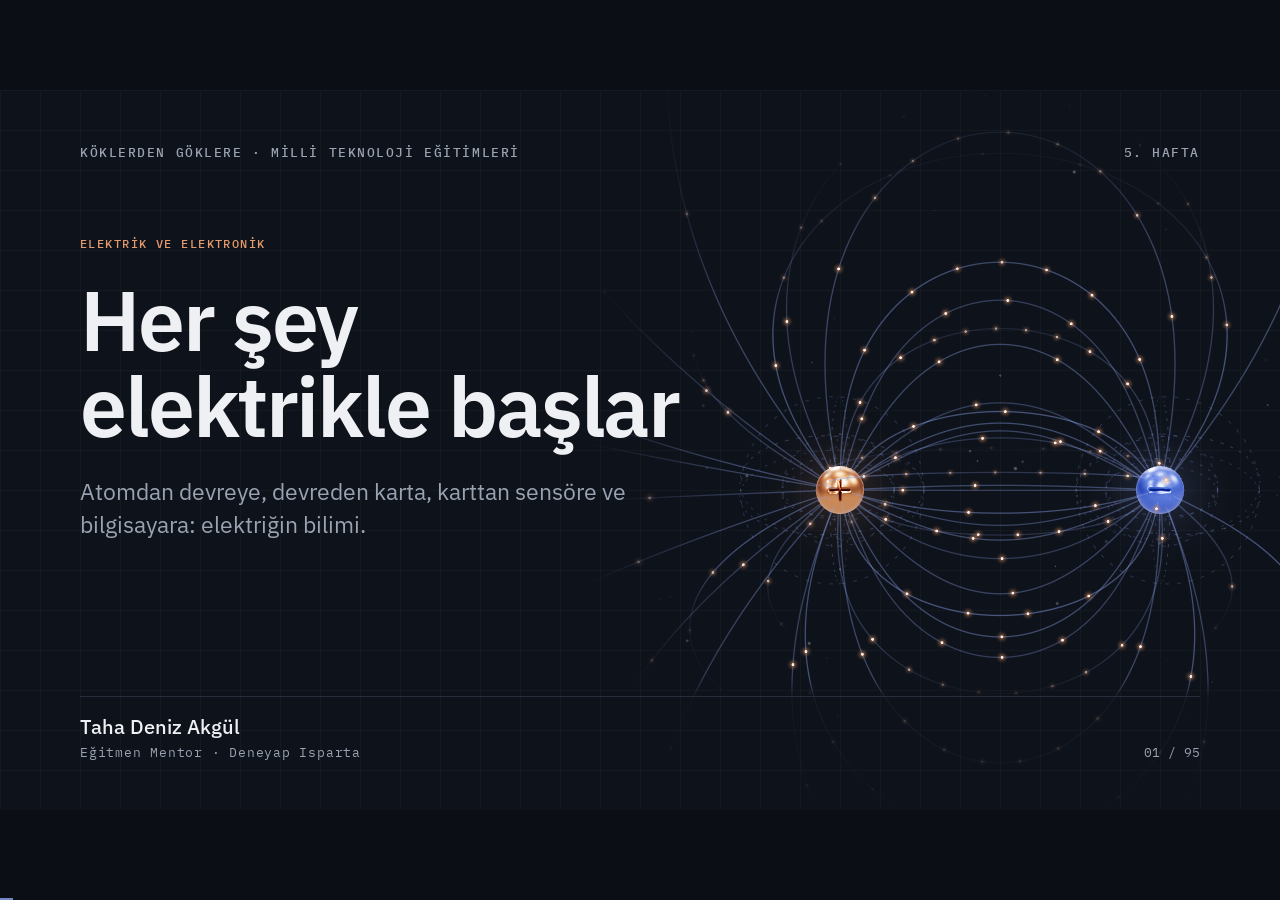
<file: index.html>
﻿<!doctype html>
<html lang="tr">
<head>
<meta charset="utf-8">
<meta name="viewport" content="width=device-width, initial-scale=1">
<title>Köklerden Göklere</title>
<meta http-equiv="refresh" content="0; url=Koklerden_Goklere_Sunum.html">
<script>location.replace('Koklerden_Goklere_Sunum.html' + location.search + location.hash);</script>
</head>
<body>
<p><a href="Koklerden_Goklere_Sunum.html">Sunuma git</a> · <a href="Elektronik_ve_Bilgisayar_Simulasyonu.html">Simülasyon</a></p>
</body>
</html>
</file>
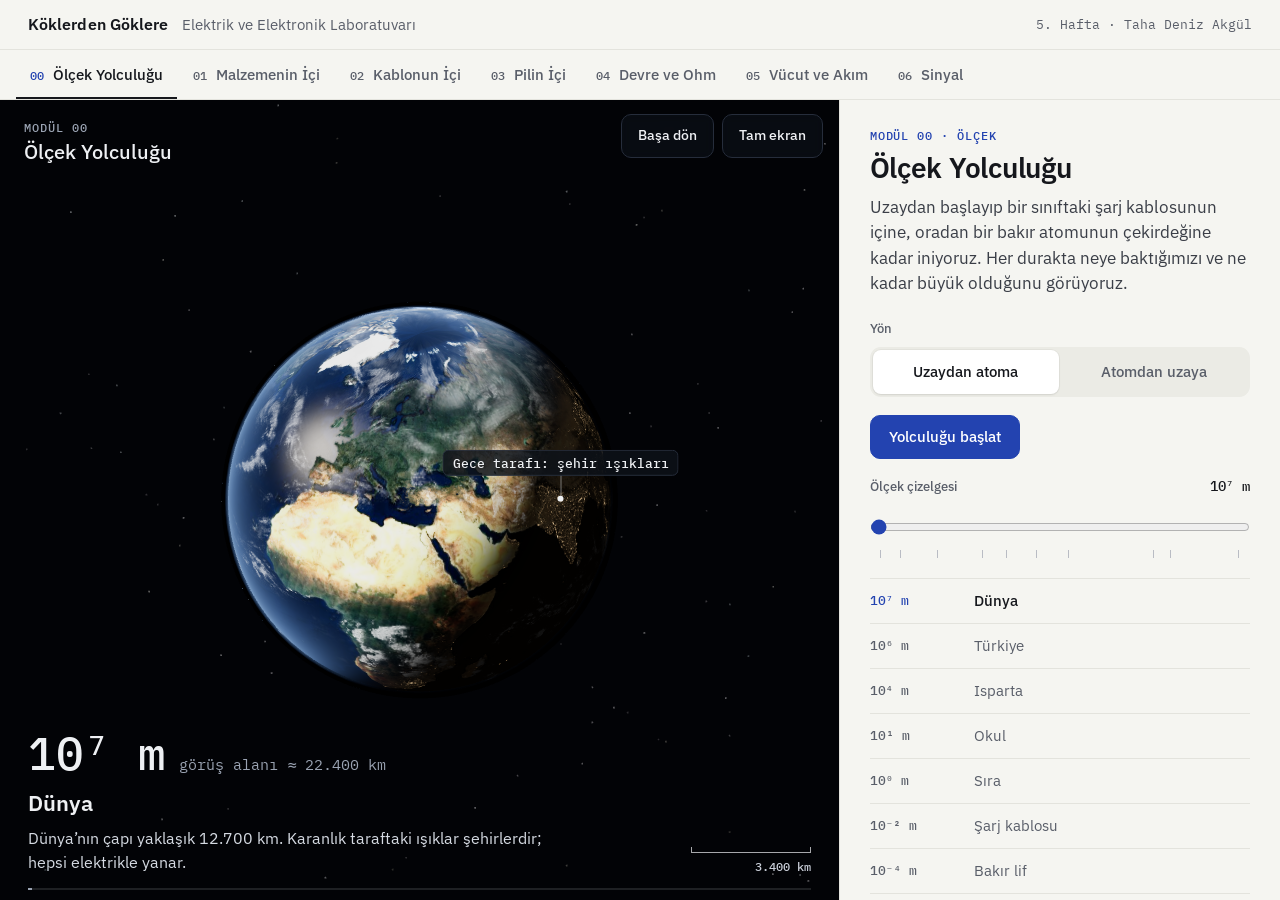
<file: Elektronik_ve_Bilgisayar_Simulasyonu.html>
<!DOCTYPE html>
<html lang="tr">
<head>
<meta charset="UTF-8">
<meta name="viewport" content="width=device-width, initial-scale=1">
<title>Elektrik ve Elektronik Laboratuvarı · Köklerden Göklere</title>
<meta name="description" content="Köklerden Göklere 5. hafta: elektrik ve elektronik için etkileşimli üç boyutlu simülasyonlar.">
<link rel="stylesheet" href="lib/fonts.css">
<style>
:root{
  --paper:#F5F5F1;--surface:#FFFFFF;--line:#E3E3DD;--ink:#15171C;--muted:#595E69;
  --blue:#2343B0;--copper:#A64B22;--copper-fill:#C8693A;
  --night:#0E121A;--night-2:#161B26;--night-line:#262D3B;--on-night:#EEF0F3;--on-night-muted:#9AA3B2;
  --blue-light:#8EA6F2;--copper-light:#E39A6C;
  --sans:"IBM Plex Sans","Segoe UI",system-ui,-apple-system,sans-serif;
  --mono:"IBM Plex Mono",Consolas,"SFMono-Regular",Menlo,monospace;
}
*{box-sizing:border-box}
html,body{margin:0;height:100%}
body{background:var(--paper);color:var(--ink);font:400 16px/1.55 var(--sans);display:flex;flex-direction:column;-webkit-font-smoothing:antialiased;text-rendering:optimizeLegibility}
button,input{font:inherit;color:inherit}
button{cursor:pointer}
[hidden]{display:none !important}
:focus-visible{outline:2px solid var(--blue);outline-offset:2px}

.top{display:flex;align-items:center;justify-content:space-between;gap:16px;padding:12px 28px;border-bottom:1px solid var(--line)}
.brand{display:flex;align-items:baseline;gap:14px;flex-wrap:wrap}
.brand strong{font-weight:600;font-size:16px;letter-spacing:.005em}
.brand span{color:var(--muted);font-size:15px}
.who{font:400 13px var(--mono);color:var(--muted);white-space:nowrap}

.tabs{display:flex;gap:2px;padding:0 16px;border-bottom:1px solid var(--line);overflow-x:auto;scrollbar-width:none}
.tabs::-webkit-scrollbar{display:none}
.tab{display:flex;align-items:baseline;gap:8px;min-height:48px;padding:13px 14px 11px;border:0;border-bottom:2px solid transparent;background:none;color:var(--muted);font-weight:500;font-size:15px;white-space:nowrap}
.tab .n{font:500 12px var(--mono);letter-spacing:.04em}
.tab:hover{color:var(--ink)}
.tab[aria-selected="true"]{color:var(--ink);border-bottom-color:var(--ink)}
.tab[aria-selected="true"] .n{color:var(--blue)}
.tab:focus-visible{outline-offset:-2px}

.lab{flex:1;min-height:0;display:grid;grid-template-columns:minmax(0,1.9fr) minmax(360px,1fr)}
.stage{position:relative;min-height:480px;overflow:hidden;color:var(--on-night);background:radial-gradient(120% 90% at 50% 38%,#182030 0%,#0E121A 62%)}
.stage>canvas{position:absolute;inset:0;width:100%;height:100%;display:block}
#c2d{display:none}
.stage.two-d #c2d{display:block}
.stage.two-d #gl{visibility:hidden}
.stage-head{position:absolute;left:24px;top:20px;pointer-events:none;max-width:55%}
.stage-head .k{font:500 12px var(--mono);letter-spacing:.08em;color:var(--on-night-muted);text-transform:uppercase}
.stage-head .t{font-weight:500;font-size:20px;margin-top:4px;line-height:1.25}
.stage-tools{position:absolute;right:16px;top:14px;display:flex;gap:8px}
.ghost{min-height:44px;padding:0 16px;border:1px solid var(--night-line);background:rgba(14,18,26,.62);color:var(--on-night);border-radius:10px;font-size:14px;font-weight:500;-webkit-backdrop-filter:blur(6px);backdrop-filter:blur(6px)}
.ghost:hover{border-color:#3a4356}
.stage-note{position:absolute;left:24px;bottom:18px;margin:0;font:400 12px/1.5 var(--mono);color:var(--on-night-muted);max-width:58%;pointer-events:none}
.stage-hint{position:absolute;right:20px;bottom:18px;margin:0;font:400 12px var(--mono);color:#6f7889;pointer-events:none}
.stage>canvas.inset{inset:auto;right:20px;bottom:48px;width:300px;height:132px;border:1px solid var(--night-line);border-radius:10px;background:rgba(14,18,26,.8);pointer-events:none}
.eqn{position:absolute;left:50%;top:22px;transform:translateX(-50%);font:500 21px var(--mono);color:var(--on-night);background:rgba(14,18,26,.72);border:1px solid var(--night-line);border-radius:10px;padding:10px 16px;white-space:nowrap;pointer-events:none}
.fail{position:absolute;inset:0;display:grid;place-items:center;padding:40px;text-align:center;color:var(--on-night-muted);font-size:15px;background:var(--night)}
.fail p{max-width:520px}

#labels{position:absolute;inset:0;pointer-events:none;overflow:hidden}
.lbl{position:absolute;left:0;top:0;will-change:transform;transition:opacity .3s}
.lbl::before{content:"";position:absolute;left:-3px;top:-3px;width:6px;height:6px;border-radius:50%;background:var(--on-night)}
.lbl::after{content:"";position:absolute;left:0;top:-23px;width:1px;height:20px;background:rgba(238,240,243,.45)}
.lbl span{position:absolute;bottom:23px;left:0;transform:translateX(-50%);white-space:nowrap;font:500 12.5px var(--mono);color:var(--on-night);background:rgba(14,18,26,.84);border:1px solid var(--night-line);padding:4px 9px;border-radius:6px}
.lbl.flat::before,.lbl.flat::after{display:none}
.lbl.flat span{bottom:auto;top:0;transform:translate(-50%,-50%)}

.journey{position:absolute;left:28px;bottom:26px;max-width:min(560px,62%);pointer-events:none}
.jscale{font:500 46px/1 var(--mono);letter-spacing:-.01em;color:var(--on-night)}
.jscale small{font:400 15px var(--mono);color:var(--on-night-muted);margin-left:14px;letter-spacing:0}
.jname{font-weight:600;font-size:22px;margin:10px 0 6px}
.jtext{margin:0;font-size:15.5px;line-height:1.55;color:#D5DAE2;transition:opacity .35s}
.jtag{display:inline-block;font:500 11.5px var(--mono);letter-spacing:.06em;text-transform:uppercase;color:var(--copper-light);border:1px solid rgba(227,154,108,.45);border-radius:6px;padding:3px 8px;margin-bottom:10px}
.jbar{position:absolute;left:28px;right:28px;bottom:10px;height:2px;background:rgba(238,240,243,.12);pointer-events:none}
.jbar i{position:absolute;left:0;top:0;bottom:0;background:var(--on-night-muted);width:0}

.panel{overflow-y:auto;border-left:1px solid var(--line);background:var(--paper)}
.mp{padding:28px 30px 48px;max-width:580px}
.kicker{font:500 12px var(--mono);letter-spacing:.08em;text-transform:uppercase;color:var(--blue);margin:0 0 8px}
.mp h2{font-size:28px;line-height:1.2;font-weight:600;margin:0 0 10px;letter-spacing:-.01em}
.lead{color:#3a3e47;font-size:16.5px;margin:0 0 22px}
.group{margin:0 0 18px}
.glabel{display:flex;justify-content:space-between;align-items:baseline;font-size:13px;font-weight:500;color:var(--muted);margin-bottom:8px}
.glabel output{font:500 14px var(--mono);color:var(--ink)}
.seg{display:flex;gap:2px;padding:3px;background:#EBEBE5;border-radius:11px}
.seg button{flex:1;min-height:44px;border:0;border-radius:8px;background:none;color:var(--muted);font-weight:500;font-size:14.5px;padding:0 10px;line-height:1.2}
.seg button:hover{color:var(--ink)}
.seg button[aria-pressed="true"]{background:var(--surface);color:var(--ink);box-shadow:0 1px 2px rgba(21,23,28,.08),0 0 0 1px var(--line)}
.btn{min-height:44px;padding:0 18px;border:1px solid var(--line);border-radius:10px;background:var(--surface);font-weight:500;font-size:15px}
.btn:hover{border-color:#cfcfc7}
.btn.on{background:var(--ink);border-color:var(--ink);color:#fff}
.btn.primary{background:var(--blue);border-color:var(--blue);color:#fff}
.btn.primary:hover{background:#1c3896}
.btn-row{display:flex;gap:8px;flex-wrap:wrap}
input[type=range]{width:100%;height:44px;accent-color:var(--blue);margin:0}
.readouts{display:grid;grid-template-columns:repeat(3,minmax(0,1fr));border-top:1px solid var(--line);border-bottom:1px solid var(--line);margin:22px 0;padding:0}
.readouts>div{padding:14px 10px 14px 0;min-width:0}
.readouts>div+div{padding-left:14px;border-left:1px solid var(--line)}
.readouts dt{font-size:12.5px;color:var(--muted);margin-bottom:4px}
.readouts dd{margin:0;font:500 19px var(--mono);font-variant-numeric:tabular-nums;overflow-wrap:anywhere}
.readouts dd.txt{font:500 16px var(--sans)}
.status{font-size:15px;margin:0 0 18px;min-height:1.5em}
.status.warn{color:var(--copper)}
.prose p{margin:0 0 12px}
.big{font-size:22px;font-weight:500;line-height:1.35;margin:24px 0 10px;letter-spacing:-.01em}
.note{font-size:14.5px;color:#3a3e47;background:var(--surface);border:1px solid var(--line);border-radius:12px;padding:14px 16px;margin:16px 0}
.science{margin-top:26px;padding-top:18px;border-top:1px solid var(--line)}
.science h3,.sub{font:500 12px var(--mono);letter-spacing:.08em;text-transform:uppercase;color:var(--muted);margin:0 0 8px}
.sub{margin-top:30px;padding-top:18px;border-top:1px solid var(--line)}
.science p{font-size:14px;color:var(--muted);margin:0 0 8px}
.small{font-size:14.5px;color:#3a3e47}
.src{font:400 12px/1.5 var(--mono);color:var(--muted)}
.mono{font-family:var(--mono)}
.chips{display:flex;gap:8px;flex-wrap:wrap;margin:4px 0 6px}
.el{width:78px;border:1px solid var(--line);background:var(--surface);border-radius:8px;padding:6px 8px 7px}
.el .z{font:400 11px var(--mono);color:var(--muted)}
.el .s{font-size:24px;font-weight:600;line-height:1.1}
.el .nm{font-size:11.5px}
.el .cl{font:500 10px var(--mono);text-transform:uppercase;letter-spacing:.04em;margin-top:2px;color:var(--blue)}
.el.metal .cl{color:var(--copper)}
.el.yari .cl{color:var(--muted)}
.cmp{width:100%;border-collapse:collapse;font-size:14.5px;margin:6px 0 4px}
.cmp th,.cmp td{text-align:left;padding:9px 0;border-bottom:1px solid var(--line);font-weight:400}
.cmp th{color:var(--muted);font-size:12.5px;font-weight:500}
.cmp td.mono{text-align:right}
ol.steps{padding-left:20px;margin:6px 0 12px}
ol.steps li{margin:0 0 9px;font-size:15px}
.meter{height:8px;background:#E7E7E0;border-radius:99px;overflow:hidden}
.meter i{display:block;height:100%;background:var(--copper-fill);width:100%;transition:width .3s}
.zones{list-style:none;margin:18px 0;padding:0;border-top:1px solid var(--line)}
.zones li{display:grid;grid-template-columns:92px 1fr;gap:12px;padding:11px 0;border-bottom:1px solid var(--line);font-size:14.5px;color:var(--muted)}
.zones li .r{font:500 13px var(--mono);color:var(--ink)}
.zones li[aria-current="true"]{color:var(--ink);font-weight:500}
.zones li[aria-current="true"] .r{color:var(--copper)}
.codes{margin:0;font:500 14px/1.6 var(--mono)}
.bits{display:grid;grid-template-columns:repeat(8,minmax(0,1fr));gap:6px;margin:12px 0 4px}
.bit{min-height:64px;border:1px solid var(--line);background:var(--surface);border-radius:10px;display:flex;flex-direction:column;align-items:center;justify-content:center;gap:2px;padding:0}
.bit .v{font:500 20px var(--mono)}
.bit .w{font:400 11px var(--mono);color:var(--muted)}
.bit[aria-pressed="true"]{background:var(--ink);border-color:var(--ink);color:#fff}
.bit[aria-pressed="true"] .w{color:#b9bec8}
.ticks{position:relative;height:10px;margin:-6px 9px 0}
.ticks i{position:absolute;top:0;width:1px;height:8px;background:#b9bcc4}
.stops{list-style:none;margin:6px 0 0;padding:0;border-top:1px solid var(--line)}
.stops li{border-bottom:1px solid var(--line)}
.stops button{width:100%;min-height:44px;display:grid;grid-template-columns:92px 1fr;gap:12px;align-items:center;text-align:left;border:0;background:none;padding:8px 0;font-size:15px;color:var(--muted)}
.stops button .sc{font:500 13px var(--mono);color:var(--muted)}
.stops button:hover{color:var(--ink)}
.stops button[aria-current="true"]{color:var(--ink);font-weight:500}
.stops button[aria-current="true"] .sc{color:var(--blue)}
.stopinfo{margin:22px 0 0;padding:18px;background:var(--surface);border:1px solid var(--line);border-radius:12px}
.stopinfo h3{margin:0 0 8px;font-size:19px;font-weight:600}
.stopinfo .kicker{margin-bottom:4px}
.stopinfo .prose p{font-size:15px}

@media (max-width:980px){
  html,body{height:auto}
  .lab{grid-template-columns:1fr}
  .stage{height:66vh;min-height:380px}
  .panel{border-left:0;border-top:1px solid var(--line);overflow:visible}
  .jscale{font-size:34px}
  .journey{max-width:calc(100% - 56px)}
  .stage-note{max-width:calc(100% - 48px)}
  .stage-hint{display:none}
}
@media (max-width:560px){
  .top{padding:12px 16px}
  .mp{padding:22px 16px 40px}
  .readouts{grid-template-columns:1fr}
  .readouts>div+div{padding-left:0;border-left:0;border-top:1px solid var(--line)}
  .stage>canvas.inset{width:220px;height:110px;right:12px}
  .stage-tools .ghost{padding:0 12px;font-size:13px}
}
</style>
</head>
<body>
<header class="top">
  <div class="brand"><strong>Köklerden Göklere</strong><span>Elektrik ve Elektronik Laboratuvarı</span></div>
  <div class="who">5. Hafta · Taha Deniz Akgül</div>
</header>

<nav class="tabs" role="tablist" aria-label="Modüller">
  <button class="tab" role="tab" id="tab-0" aria-controls="mp-0" aria-selected="true"><span class="n">00</span>Ölçek Yolculuğu</button>
  <button class="tab" role="tab" id="tab-1" aria-controls="mp-1" aria-selected="false" tabindex="-1"><span class="n">01</span>Malzemenin İçi</button>
  <button class="tab" role="tab" id="tab-2" aria-controls="mp-2" aria-selected="false" tabindex="-1"><span class="n">02</span>Kablonun İçi</button>
  <button class="tab" role="tab" id="tab-3" aria-controls="mp-3" aria-selected="false" tabindex="-1"><span class="n">03</span>Pilin İçi</button>
  <button class="tab" role="tab" id="tab-4" aria-controls="mp-4" aria-selected="false" tabindex="-1"><span class="n">04</span>Devre ve Ohm</button>
  <button class="tab" role="tab" id="tab-5" aria-controls="mp-5" aria-selected="false" tabindex="-1"><span class="n">05</span>Vücut ve Akım</button>
  <button class="tab" role="tab" id="tab-6" aria-controls="mp-6" aria-selected="false" tabindex="-1"><span class="n">06</span>Sinyal</button>
</nav>

<main class="lab">
  <section class="stage" id="stage" aria-label="Simülasyon görünümü">
    <canvas id="gl" aria-hidden="true"></canvas>
    <canvas id="c2d" role="img" aria-label="Osiloskop ekranı: analog ve dijital sinyaller"></canvas>
    <div id="labels" aria-hidden="true"></div>
    <canvas id="wave" class="inset" aria-hidden="true"></canvas>
    <div id="eqn" class="eqn" hidden></div>
    <div class="journey" id="jov" hidden aria-live="polite">
      <div id="jtag" class="jtag" hidden></div>
      <div class="jscale" id="jscale">10⁷ m</div>
      <div class="jname" id="jname">Dünya</div>
      <p class="jtext" id="jtext"></p>
    </div>
    <div class="jbar" id="jbar" hidden><i id="jbari"></i></div>
    <div class="stage-head"><div class="k" id="sk">Modül 00</div><div class="t" id="stt">Ölçek Yolculuğu</div></div>
    <div class="stage-tools"><button class="ghost" id="btn-reset" type="button">Kamerayı sıfırla</button><button class="ghost" id="btn-fs" type="button">Tam ekran</button></div>
    <p class="stage-note" id="snote"></p>
    <p class="stage-hint" id="shint">Sürükle: döndür · Tekerlek: yakınlaştır · Sağ tık: kaydır</p>
    <div class="fail" id="fail" hidden><p id="failmsg"></p></div>
  </section>

  <aside class="panel" id="panel">

    <!-- 00 -->
    <section class="mp" id="mp-0" role="tabpanel" aria-labelledby="tab-0">
      <p class="kicker">Modül 00 · Ölçek</p>
      <h2>Ölçek Yolculuğu</h2>
      <p class="lead">Uzaydan başlayıp bir sınıftaki şarj kablosunun içine, oradan bir bakır atomunun çekirdeğine kadar iniyoruz. Her durakta neye baktığımızı ve ne kadar büyük olduğunu görüyoruz.</p>
      <div class="group"><div class="glabel" id="m0-dl">Yön</div>
        <div class="seg" role="group" aria-labelledby="m0-dl" id="m0-dir"><button data-v="down" aria-pressed="true">Uzaydan atoma</button><button data-v="up" aria-pressed="false">Atomdan uzaya</button></div>
      </div>
      <div class="group btn-row"><button class="btn primary" id="m0-play" type="button">Yolculuğu başlat</button></div>
      <div class="group">
        <label class="glabel" for="m0-scrub"><span>Ölçek çizelgesi</span><output id="m0-so">10⁷ m</output></label>
        <input type="range" id="m0-scrub" min="0" max="1000" step="1" value="0">
        <div class="ticks" id="m0-ticks" aria-hidden="true"></div>
      </div>
      <ol class="stops" id="m0-stops"></ol>
      <div class="stopinfo" id="m0-info">
        <p class="kicker" id="m0-iscale">10⁷ m</p>
        <h3 id="m0-ititle">Dünya</h3>
        <div class="prose" id="m0-itext"></div>
        <div class="btn-row" id="m0-iact"></div>
      </div>
      <div class="science"><h3>Bilimsel arka plan</h3>
        <p>Ölçek göstergesi, ekranda görünen alanın yüksekliğidir. Her durak bir öncekinden kabaca on kat ya da daha fazla küçüktür; bu yüzden çizelge logaritmiktir: eşit adımlar, eşit çarpanlar demektir.</p>
        <p>Elektron bulutları hidrojen benzeri orbital yaklaşımıyla çizilmiştir; boyutlar yaklaşıktır. Elektronun yükü ve kütlesi CODATA 2018 değerleridir.</p>
        <p class="src">Uydu görüntüleri: Sentinel-2 cloudless 2016, EOX IT Services GmbH (Copernicus Sentinel verisi, CC BY 4.0). Bulut, gece ışıkları ve okyanus parlaklığı: NASA verilerinden türetilmiş dokular.</p>
      </div>
    </section>

    <!-- 01 -->
    <section class="mp" id="mp-1" role="tabpanel" aria-labelledby="tab-1" hidden>
      <p class="kicker">Modül 01 · Elektrik nedir?</p>
      <h2>Malzemenin İçi</h2>
      <p class="lead">Bazı maddeler elektriği iletir, bazıları iletmez. Cevap, atomların elektronlarını nasıl tuttuğunda saklı.</p>
      <div class="group"><div class="glabel" id="m1-l">Malzeme</div>
        <div class="seg" role="group" aria-labelledby="m1-l" id="m1-mat"><button data-v="cu" aria-pressed="true">Bakır</button><button data-v="ker" aria-pressed="false">Tırnak</button><button data-v="si" aria-pressed="false">Silisyum</button></div>
      </div>
      <div class="group btn-row"><button class="btn" id="m1-volt" type="button">Gerilim uygula</button></div>
      <div class="group" id="m1-tg" hidden>
        <label class="glabel" for="m1-temp"><span>Sıcaklık</span><output id="m1-to">24 °C</output></label>
        <input type="range" id="m1-temp" min="0" max="100" step="1" value="32">
      </div>
      <div class="chips" id="m1-chips"></div>
      <dl class="readouts">
        <div><dt>Serbest elektron</dt><dd class="txt" id="m1-free">Çok</dd></div>
        <div><dt>Bağ türü</dt><dd class="txt" id="m1-bond">Metalik</dd></div>
        <div><dt>Davranış</dt><dd class="txt" id="m1-beh">İletken</dd></div>
      </dl>
      <div class="prose" id="m1-text"></div>
      <div class="science"><h3>Bilimsel arka plan</h3><p id="m1-sci"></p></div>
    </section>

    <!-- 02 -->
    <section class="mp" id="mp-2" role="tabpanel" aria-labelledby="tab-2" hidden>
      <p class="kicker">Modül 02 · Doğru akım ve alternatif akım</p>
      <h2>Kablonun İçi</h2>
      <p class="lead">Anahtara bastığınız anda lamba yanar. Peki elektronlar gerçekten o kadar hızlı mı?</p>
      <div class="group"><div class="glabel" id="m2-l">Akım türü</div>
        <div class="seg" role="group" aria-labelledby="m2-l" id="m2-mode"><button data-v="dc" aria-pressed="true">Doğru akım (DC)</button><button data-v="ac" aria-pressed="false">Alternatif akım (AC)</button></div>
      </div>
      <div class="group btn-row"><button class="btn" id="m2-on" type="button">Devreyi tamamla</button></div>
      <p class="status" id="m2-status" role="status" aria-live="polite"></p>
      <dl class="readouts">
        <div><dt>Elektronların hızı</dt><dd>≈ 0,05 mm/s</dd></div>
        <div><dt>Enerjinin hızı</dt><dd>≈ 200.000 km/s</dd></div>
        <div><dt id="m2-r3t">Yön</dt><dd class="txt" id="m2-r3">Sabit</dd></div>
      </dl>
      <div class="prose" id="m2-text"></div>
      <p class="big">Taşınan şey madde değil, enerjidir.</p>
      <div class="prose"><p>Devre tamamlandığı anda kablo boyunca bir elektrik alanı neredeyse ışık hızında yayılır ve kablonun her yerindeki elektronlar aynı anda harekete geçer. Lambanın içindeki elektronlar zaten oradadır; santralden gelmezler.</p></div>
      <table class="cmp">
        <caption class="sub" style="text-align:left;caption-side:top;border:0;padding:0;margin:14px 0 4px">10 metrelik bir kablo boyunca</caption>
        <tr><th scope="col">Ne yol alıyor?</th><th scope="col" style="text-align:right">Geçiş süresi</th></tr>
        <tr><td>Bir elektron (DC, 1 A)</td><td class="mono">≈ 2,4 gün</td></tr>
        <tr><td>Enerji (elektromanyetik alan)</td><td class="mono">≈ 50 nanosaniye</td></tr>
      </table>
      <div class="science"><h3>Bilimsel arka plan</h3>
        <p>Sürüklenme hızı v = I / (n · A · e) ile bulunur. Bakırda n ≈ 8,5 × 10²⁸ serbest elektron/m³ vardır; 1,5 mm² kesitli kabloda 1 A için v ≈ 0,049 mm/s, yani saatte yaklaşık 18 cm. 50 Hz alternatif akımda elektronların ileri geri salınım genişliği yaklaşık 0,2 mikrometredir. Kablolarda enerji, yalıtkana bağlı olarak ışık hızının yaklaşık %60–80'i ile yayılır.</p>
        <p class="src">Türkiye şebekesi: 230 V, 50 Hz (TS EN 50160)</p>
      </div>
    </section>

    <!-- 03 -->
    <section class="mp" id="mp-3" role="tabpanel" aria-labelledby="tab-3" hidden>
      <p class="kicker">Modül 03 · Enerji ve pil</p>
      <h2>Pilin İçi</h2>
      <p class="lead">Pil elektrik depolamaz. Kimyasal enerji depolar ve devre tamamlandığında onu elektrik enerjisine çevirir.</p>
      <div class="group btn-row"><button class="btn" id="m3-on" type="button">Devreyi tamamla</button><button class="btn" id="m3-reset" type="button">Hücreyi yenile</button></div>
      <div class="group">
        <div class="glabel"><span>Tepkimeye girebilecek madde</span><output id="m3-ro">%100</output></div>
        <div class="meter" role="progressbar" aria-label="Tepkimeye girebilecek madde" aria-valuemin="0" aria-valuemax="100" aria-valuenow="100" id="m3-meter"><i id="m3-bar"></i></div>
      </div>
      <p class="status" id="m3-status" role="status" aria-live="polite"></p>
      <dl class="readouts">
        <div><dt>Hücre gerilimi</dt><dd>≈ 1,10 V</dd></div>
        <div><dt>Eksi uç</dt><dd class="txt">Çinko</dd></div>
        <div><dt>Artı uç</dt><dd class="txt">Bakır</dd></div>
      </dl>
      <ol class="steps">
        <li><strong>Çinko tarafı.</strong> Çinko atomları elektronlarını bırakıp çözeltiye iyon olarak geçer: <span class="mono">Zn → Zn²⁺ + 2e⁻</span></li>
        <li><strong>Dış devre.</strong> Serbest kalan elektronlar teller ve lamba üzerinden bakır tarafa akar. Lambayı yakan enerji bu akıştır.</li>
        <li><strong>Bakır tarafı.</strong> Çözeltideki bakır iyonları bu elektronları alıp metal bakıra dönüşür: <span class="mono">Cu²⁺ + 2e⁻ → Cu</span></li>
        <li><strong>Tuz köprüsü.</strong> İyonların geçtiği köprü iki kabın yük dengesini korur; o olmadan akım birkaç an içinde durur.</li>
      </ol>
      <div class="note">Biten bir pil elektronlarını kaybetmiş değildir. Elektronlar hâlâ oradadır; onları dış devreye itecek kimyasal tepkime durmuştur.</div>
      <div class="science"><h3>Bilimsel arka plan</h3>
        <p>Bu düzenek Daniell hücresidir (1836). İlk pil, Alessandro Volta'nın 1800 yılında çinko ve bakır diskleri tuzlu suya batırılmış kartonlarla üst üste dizerek yaptığı Volta pilidir; gerilim birimi volt onun adını taşır. Bakır iyonları tükendikçe çözeltinin mavi rengi açılır. Görselde tepkime hızlandırılmıştır.</p>
      </div>
    </section>

    <!-- 04 -->
    <section class="mp" id="mp-4" role="tabpanel" aria-labelledby="tab-4" hidden>
      <p class="kicker">Modül 04 · Formülün anlamı</p>
      <h2>Devre ve Ohm</h2>
      <p class="lead">Gerilim iter, direnç sınırlar; akım bu ikisinin sonucudur.</p>
      <div class="group"><label class="glabel" for="m4-v"><span>Gerilim</span><output id="m4-vo">5,0 V</output></label><input type="range" id="m4-v" min="0" max="12" step="0.1" value="5"></div>
      <div class="group"><label class="glabel" for="m4-r"><span>Direnç</span><output id="m4-ro">220 Ω</output></label><input type="range" id="m4-r" min="10" max="1000" step="10" value="220"></div>
      <div class="group btn-row"><button class="btn" id="m4-on" type="button">Devreyi aç</button><button class="btn" id="m4-rev" type="button">LED'i ters çevir</button><button class="btn" id="m4-new" type="button" hidden>Yeni LED tak</button></div>
      <p class="status" id="m4-status" role="status" aria-live="polite"></p>
      <dl class="readouts">
        <div><dt>Gerilim</dt><dd id="m4-rv">5,0 V</dd></div>
        <div><dt>Akım</dt><dd id="m4-ri">14,5 mA</dd></div>
        <div><dt>Güç</dt><dd id="m4-rp">73 mW</dd></div>
      </dl>
      <div class="group"><div class="glabel">Direncin renk kodu</div><p class="codes" id="m4-code"></p></div>
      <p class="big">I = V / R</p>
      <div class="prose">
        <p>Formülü hesap için değil, anlamı için okuyun: akış, itişin engele oranıdır. İtiş artarsa akış artar; engel artarsa akış azalır. Direnç olmasaydı akımı sınırlayan hiçbir şey kalmazdı. Bu yüzden direnç bir engel değil, bir kontrol aracıdır.</p>
        <p>Güç (P = V × I), ne kadar sert ittiğinizle ne kadar çok taşıdığınızın çarpımıdır.</p>
      </div>
      <div class="science"><h3>Bilimsel arka plan</h3>
        <p>Kırmızı bir LED yaklaşık 1,8 V'ta iletmeye başlar; bu yüzden devredeki akım yaklaşık I = (V − 1,8 V) / R ile bulunur. Standart 5 mm LED'ler yaklaşık 20 mA için tasarlanır; 30 mA civarı sürekli akım üst sınırıdır. LED bir diyottur ve akımı yalnızca tek yönde geçirir: uzun bacak anot (+), kısa bacak katottur (−).</p>
        <p class="src">Georg Simon Ohm, 1827</p>
      </div>
    </section>

    <!-- 05 -->
    <section class="mp" id="mp-5" role="tabpanel" aria-labelledby="tab-5" hidden>
      <p class="kicker">Modül 05 · Güvenlik bilimi</p>
      <h2>Vücut ve Akım</h2>
      <p class="lead">“Prize elimi sokarsam ne olur?” Bu sorunun cevabı deneyle değil, uluslararası standartlara giren ölçülmüş verilerle verilir.</p>
      <div class="group"><div class="glabel" id="m5-l1">Kaynak</div>
        <div class="seg" role="group" aria-labelledby="m5-l1" id="m5-src"><button data-v="0" aria-pressed="false">1,5 V pil</button><button data-v="1" aria-pressed="false">5 V USB</button><button data-v="2" aria-pressed="false">12 V akü</button><button data-v="3" aria-pressed="true">230 V priz</button></div>
      </div>
      <div class="group"><div class="glabel" id="m5-l2">Deri</div>
        <div class="seg" role="group" aria-labelledby="m5-l2" id="m5-skin"><button data-v="dry" aria-pressed="true">Kuru</button><button data-v="wet" aria-pressed="false">Islak</button></div>
      </div>
      <dl class="readouts">
        <div><dt>Gerilim</dt><dd id="m5-v">230 V</dd></div>
        <div><dt>Vücut direnci</dt><dd id="m5-r">≈ 2 kΩ</dd></div>
        <div><dt>Akım</dt><dd id="m5-i">≈ 115 mA</dd></div>
      </dl>
      <p class="status" id="m5-status" role="status" aria-live="polite"></p>
      <ol class="zones" id="m5-zones">
        <li data-z="0"><span class="r">&lt; 0,5 mA</span><span>Genellikle hissedilmez.</span></li>
        <li data-z="1"><span class="r">0,5–10 mA</span><span>Hissedilir; karıncalanma ve istemsiz kas kasılması başlar.</span></li>
        <li data-z="2"><span class="r">≈ 10 mA</span><span>Bırakamama eşiği: kaslar kasıldığı için el, tuttuğu teli bırakamaz.</span></li>
        <li data-z="3"><span class="r">≈ 30 mA</span><span>Solunum kasları etkilenebilir. Evlerdeki kaçak akım rölesi bu seviyede devreyi keser.</span></li>
        <li data-z="4"><span class="r">≥ 50 mA</span><span>Kalp ritmi bozulabilir (ventriküler fibrilasyon). Süre uzadıkça risk artar.</span></li>
      </ol>
      <div class="prose">
        <p><strong>Kuş neden çarpılmaz?</strong> Tek bir telin üzerinde duran kuşun iki ayağı aynı gerilimdedir. Arada potansiyel farkı olmadığı için vücudundan akım geçmez.</p>
        <p><strong>Kapı kolundaki çarpılma.</strong> Statik elektrik birkaç bin volt olabilir, ama taşıdığı yük çok küçük ve süresi çok kısa olduğu için tehlikeli bir akım oluşmaz.</p>
      </div>
      <div class="science"><h3>Bilimsel arka plan</h3>
        <p>Akım eşikleri, IEC 60479-1 standardındaki 50 Hz alternatif akım verilerinden yaklaşık olarak alınmıştır; kişiye, akımın vücuttaki yoluna ve süresine göre değişir. Pil, USB ve akü doğru akım verir; doğru akımda eşikler daha yüksektir, yani bu ölçek onlar için temkinli bir gösterimdir.</p>
        <p>Vücut direnci modeli sadeleştirilmiştir: 50 V'un altında kuru deri ≈ 100 kΩ, ıslak deri ≈ 10 kΩ; 230 V'ta deri direnci çöker ve kuru ≈ 2 kΩ, ıslak ≈ 1 kΩ olur.</p>
        <p class="src">Kaynak: IEC 60479-1, Effects of current on human beings and livestock</p>
      </div>
    </section>

    <!-- 06 -->
    <section class="mp" id="mp-6" role="tabpanel" aria-labelledby="tab-6" hidden>
      <p class="kicker">Modül 06 · Analog, dijital ve haberleşme</p>
      <h2>Sinyal</h2>
      <p class="lead">Doğa analogdur, bilgisayar dijitaldir. Haberleşme bu iki dünya arasında yapılan bir çeviridir.</p>
      <div class="group"><div class="glabel" id="m6-l">Görünüm</div>
        <div class="seg" role="group" aria-labelledby="m6-l" id="m6-view"><button data-v="scope" aria-pressed="true">Osiloskop</button><button data-v="radio" aria-pressed="false">Kablosuz iletim</button></div>
      </div>
      <div class="group"><label class="glabel" for="m6-noise"><span>Hattaki gürültü</span><output id="m6-no">%20</output></label><input type="range" id="m6-noise" min="0" max="100" step="5" value="20"></div>
      <div class="group" id="m6-rg"><label class="glabel" for="m6-rate"><span>Örnekleme sıklığı</span><output id="m6-ro">16 ölçüm</output></label><input type="range" id="m6-rate" min="4" max="40" step="1" value="16"></div>
      <dl class="readouts">
        <div><dt>Gönderilen bayt</dt><dd id="m6-sent">01000001</dd></div>
        <div><dt>Bit hatası</dt><dd id="m6-err">0 / 16</dd></div>
        <div><dt>Alınan veri</dt><dd class="txt" id="m6-ok">Hatasız</dd></div>
      </dl>
      <div class="prose" id="m6-text"></div>
      <h3 class="sub">Bilgisayarın dili</h3>
      <p class="small">Her anahtar bir transistördür: akım geçiyorsa 1, geçmiyorsa 0. Sekiz anahtar bir bayt eder ve 256 farklı durumu temsil eder. Osiloskoptaki dijital hat bu baytı taşır.</p>
      <div class="bits" id="m6-bits" role="group" aria-label="Sekiz anahtar"></div>
      <dl class="readouts">
        <div><dt>İkili</dt><dd id="m6-bin">01000001</dd></div>
        <div><dt>Onluk</dt><dd id="m6-dec">65</dd></div>
        <div><dt>Karakter</dt><dd id="m6-chr">A</dd></div>
      </dl>
      <div class="btn-row"><button class="btn" type="button" data-preset="65">A</button><button class="btn" type="button" data-preset="75">K</button><button class="btn" type="button" data-preset="53">5</button><button class="btn" type="button" data-preset="0">Sıfırla</button></div>
      <div class="science"><h3>Bilimsel arka plan</h3>
        <p>James Clerk Maxwell 1865'te elektromanyetik dalgaları denklemleriyle öngördü; Heinrich Hertz 1887'de varlıklarını gösterdi. Frekans birimi hertz (Hz) onun adını taşır. Müzik CD'leri sesi saniyede 44.100 kez örnekler. Gürültü çok artarsa dijitalde de hata oluşur; bu yüzden haberleşmede hata düzeltme kodları kullanılır.</p>
      </div>
    </section>
  </aside>
</main>

<noscript><p style="padding:24px">Bu laboratuvar JavaScript gerektirir.</p></noscript>
<script src="lib/three.min.js"></script>
<script src="lib/OrbitControls.js"></script>
<script src="lib/RoomEnvironment.js"></script>
<script src="lib/textures.js"></script>
<script src="lib/lab-core.js"></script>
<script src="lib/lab-journey.js"></script>
<script src="lib/lab-modules.js"></script>
<script>if (window.KG) KG.start();</script>
</body>
</html>
</file>
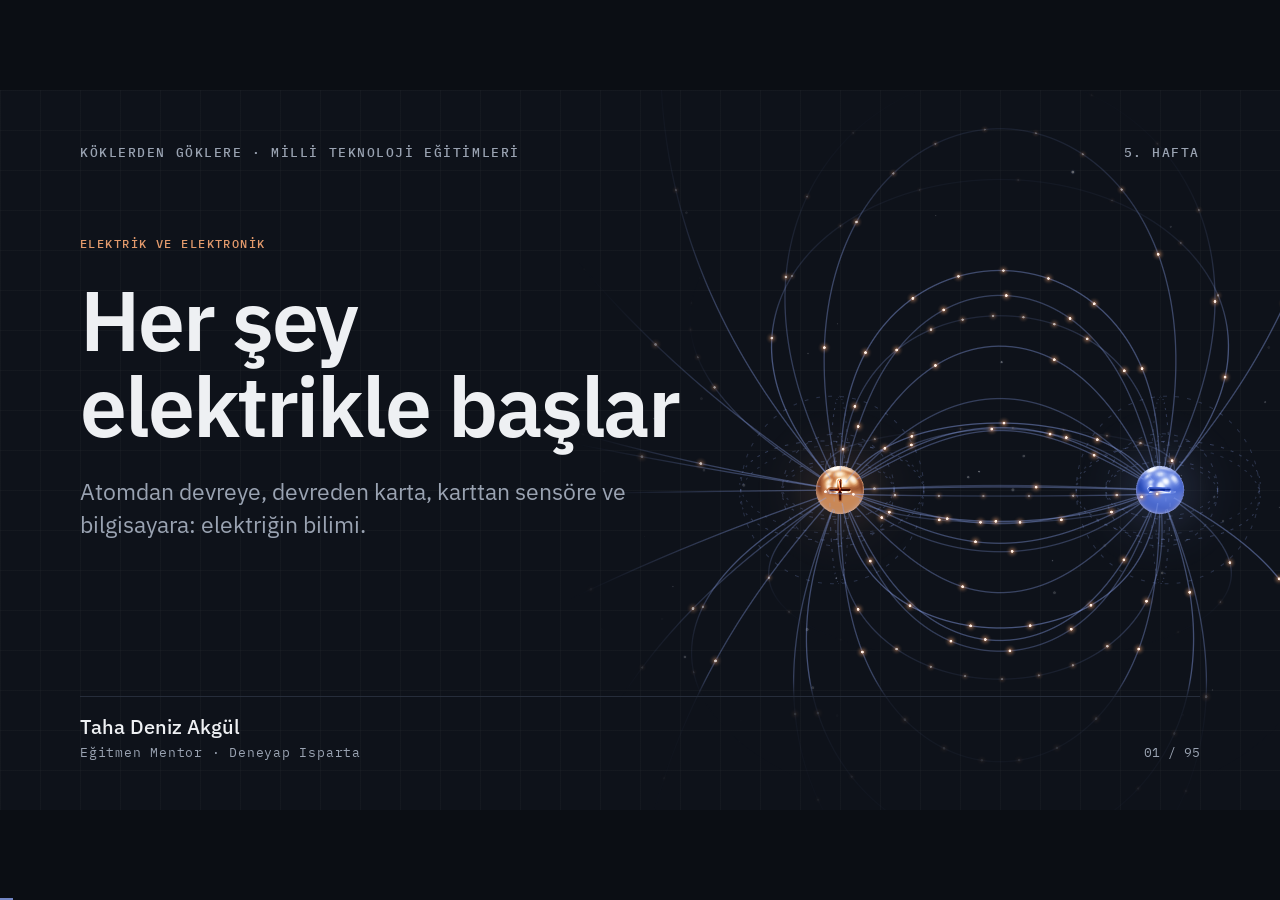
<file: Koklerden_Goklere_Sunum.html>
<!doctype html>
<html lang="tr">
<head>
<meta charset="utf-8">
<meta name="viewport" content="width=device-width, initial-scale=1">
<title>Köklerden Göklere · Elektrik ve Elektronik</title>
<link rel="stylesheet" href="lib/fonts.css">
<style>
  :root {
    --paper: #F5F5F1; --surface: #FFFFFF; --line: #E3E3DD; --line-2: #D6D6CF;
    --ink: #15171C; --ink-2: #3E434D; --muted: #595E69;
    --blue: #2343B0; --blue-soft: #DCE3F6;
    --copper: #A64B22; --copper-fill: #C8693A; --copper-soft: #F3DCCB;
    --night: #0E121A; --night-2: #161B26; --night-line: #262D3B;
    --on-night: #EEF0F3; --on-night-muted: #9AA3B2; --blue-light: #8EA6F2; --copper-light: #E39A6C;
    --sans: 'IBM Plex Sans', 'Segoe UI', system-ui, sans-serif;
    --mono: 'IBM Plex Mono', Consolas, monospace;
  }
  * { box-sizing: border-box; }
  html, body { margin: 0; height: 100%; overflow: hidden; background: #0B0E14; }
  body { font-family: var(--sans); color: var(--ink); -webkit-font-smoothing: antialiased; }
  body.idle { cursor: none; }

  .viewport { position: fixed; inset: 0; display: grid; place-items: center; }
  .stage { position: relative; width: 1280px; height: 720px; flex-shrink: 0; transform-origin: center center; }

  .slide {
    position: absolute; inset: 0; padding: 56px 80px 48px; display: flex; flex-direction: column; overflow: hidden;
    background-color: var(--paper);
    background-image: linear-gradient(to right, rgba(21,23,28,.035) 1px, transparent 1px),
                      linear-gradient(to bottom, rgba(21,23,28,.035) 1px, transparent 1px);
    background-size: 40px 40px;
    opacity: 0; visibility: hidden; transition: opacity .45s ease, visibility 0s linear .45s;
  }
  .slide.active { opacity: 1; visibility: visible; transition: opacity .45s ease; }
  .slide.dark {
    background-color: var(--night); color: var(--on-night);
    background-image: linear-gradient(to right, rgba(238,240,243,.028) 1px, transparent 1px),
                      linear-gradient(to bottom, rgba(238,240,243,.028) 1px, transparent 1px);
  }
  .notes { display: none; }

  .slide.active .r { animation: rise .7s cubic-bezier(.2,.7,.2,1) both; animation-delay: calc(var(--i, 0) * 80ms + 100ms); }
  @keyframes rise { from { opacity: 0; transform: translateY(8px); } to { opacity: 1; transform: none; } }

  /* Chrome */
  .top { position: relative; z-index: 1; display: flex; justify-content: space-between; align-items: center; font: 500 13px/1 var(--mono); letter-spacing: .12em; color: var(--muted); }
  .dark .top { color: var(--on-night-muted); }
  .bottom { position: relative; z-index: 1; margin-top: auto; display: flex; justify-content: space-between; align-items: center; gap: 24px; border-top: 1px solid var(--line); padding-top: 13px; font: 400 13px/1.3 var(--mono); color: var(--muted); }
  .dark .bottom { border-color: var(--night-line); color: var(--on-night-muted); }
  .bottom a { color: var(--blue); text-decoration: none; border-bottom: 1px solid rgba(35,67,176,.35); }
  .bottom a:hover { border-bottom-color: var(--blue); }
  .bottom .right { display: flex; gap: 24px; align-items: center; white-space: nowrap; }

  /* Type */
  .title { margin: 0; font-size: 50px; line-height: 1.08; font-weight: 600; letter-spacing: -.02em; }
  .lead { margin: 0; font-size: 18px; line-height: 1.5; color: var(--ink-2); }
  .label { font: 500 12px/1.25 var(--mono); letter-spacing: .12em; color: var(--blue); }
  .label.copper { color: var(--copper); }
  .num { font: 500 14px/1 var(--mono); color: var(--copper); }
  .muted { color: var(--muted); }
  .mono { font-family: var(--mono); }

  /* Visual containers */
  .viz { position: relative; flex-shrink: 0; }
  .viz.frame-dark { background: var(--night); border-radius: 14px; overflow: hidden; }
  .viz.bleed { position: absolute; left: 0; top: 0; width: 1280px; height: 720px; }
  .viz.viz-missing { outline: 1px dashed var(--line-2); outline-offset: -1px; border-radius: 14px; }
  .viz.viz-missing::after { content: attr(data-viz); position: absolute; inset: 0; display: grid; place-items: center; font: 400 13px var(--mono); color: var(--muted); }

  /* S layout: scene left, panel right */
  .sbody { flex: 1; min-height: 0; margin-top: 26px; display: grid; grid-template-columns: 680px minmax(0, 1fr); column-gap: 40px; align-items: start; }
  .panel { display: flex; flex-direction: column; gap: 14px; min-width: 0; }
  .panel h2 { margin: 0; font-size: 36px; line-height: 1.12; font-weight: 600; letter-spacing: -.015em; }
  .panel .lead { font-size: 17px; }
  .pts { display: flex; flex-direction: column; gap: 9px; }
  .pt { display: grid; grid-template-columns: 104px minmax(0, 1fr); column-gap: 12px; border-top: 1px solid var(--line-2); padding-top: 8px; }
  .pt .label { padding-top: 3px; font-size: 11px; }
  .pt > span:last-child { font-size: 15px; line-height: 1.45; color: var(--ink); }

  /* W layout: title row, wide band, foot row */
  .whead { margin-top: 26px; display: flex; justify-content: space-between; align-items: flex-end; gap: 40px; }
  .whead .title { font-size: 44px; }
  .whead .lead { max-width: 480px; margin-bottom: 3px; font-size: 17px; color: var(--muted); }
  .wviz { margin-top: 16px; }
  /* Focus slide (FS): one idea, one large animation, one caption */
  .fs .fstitle { margin: 14px 0 0; font-size: 33px; line-height: 1.1; font-weight: 600; letter-spacing: -.015em; }
  .fs .viz { margin-top: 8px; }
  .fcap { margin-top: 10px; display: flex; align-items: center; justify-content: space-between; gap: 28px; min-height: 56px; }
  .fcap .cap { flex: 1; font-size: 24px; line-height: 1.28; color: var(--ink); }
  .fcap .fmono { flex-shrink: 0; font: 500 18px/1.3 var(--mono); color: var(--blue); }
  .fcap .ctls { flex-shrink: 0; display: flex; flex-direction: row; align-items: center; gap: 14px; }
  .wfoot { margin-top: 12px; display: flex; justify-content: space-between; align-items: center; gap: 20px; min-height: 44px; }
  .wfoot .note { font-size: 15px; line-height: 1.45; color: var(--ink-2); max-width: 640px; }
  .wfoot .math { flex-direction: row; flex-wrap: wrap; column-gap: 22px; padding: 9px 14px; flex: 0 1 auto; min-width: 0; }
  .wfoot .ctl-row { flex-shrink: 0; flex-wrap: nowrap; }
  .wfoot .ctl-row .seg { flex-wrap: nowrap; }

  /* Controls */
  .ctls { display: flex; flex-direction: column; gap: 10px; }
  .ctl label { display: flex; justify-content: space-between; align-items: baseline; font: 500 11.5px/1.2 var(--mono); letter-spacing: .1em; color: var(--muted); margin-bottom: 2px; }
  .ctl output { font: 500 15px/1 var(--mono); color: var(--ink); letter-spacing: 0; }
  .ctl-row { display: flex; align-items: center; gap: 12px; flex-wrap: wrap; }
  .ctl-row > .tag { font: 500 11.5px/1 var(--mono); letter-spacing: .1em; color: var(--muted); }
  input[type=range] { -webkit-appearance: none; appearance: none; width: 100%; height: 34px; background: transparent; cursor: pointer; margin: 0; }
  input[type=range]::-webkit-slider-runnable-track { height: 4px; border-radius: 2px; background: var(--line-2); }
  input[type=range]::-webkit-slider-thumb { -webkit-appearance: none; width: 22px; height: 22px; margin-top: -9px; border-radius: 50%; background: var(--ink); border: 3px solid var(--surface); box-shadow: 0 0 0 1px var(--ink); }
  input[type=range]::-moz-range-track { height: 4px; border-radius: 2px; background: var(--line-2); }
  input[type=range]::-moz-range-thumb { width: 18px; height: 18px; border-radius: 50%; background: var(--ink); border: 3px solid var(--surface); }
  input[type=range]:focus-visible { outline: 2px solid var(--blue); outline-offset: 2px; border-radius: 4px; }
  .seg { display: flex; flex-wrap: wrap; gap: 6px; }
  .seg button { height: 44px; min-width: 44px; padding: 0 14px; border-radius: 10px; border: 1px solid var(--line-2); background: var(--surface); color: var(--ink); font: 500 14px/1 var(--sans); cursor: pointer; transition: background .15s, color .15s, border-color .15s; }
  .seg button:hover { border-color: var(--ink-2); }
  .seg button[aria-pressed="true"] { background: var(--ink); color: #fff; border-color: var(--ink); }
  .seg button:focus-visible { outline: 2px solid var(--blue); outline-offset: 2px; }
  .seg.small button { height: 44px; padding: 0 11px; font-size: 13px; }
  .seg.mono button { font-family: var(--mono); }

  /* Live arithmetic */
  .math { background: var(--surface); border: 1px solid var(--line); border-radius: 12px; padding: 11px 15px; display: flex; flex-direction: column; gap: 3px; font: 500 15px/1.5 var(--mono); color: var(--ink); }
  .math .main { font-size: 16.5px; color: var(--ink); }
  .math .sub { font-weight: 400; font-size: 13.5px; color: var(--muted); }
  .math .hot { color: var(--copper); }
  .math:empty { display: none; }

  /* Cards, tiles, hooks */
  .cards { margin-top: 18px; display: grid; grid-template-columns: repeat(3, minmax(0, 1fr)); gap: 22px; }
  .card { background: var(--surface); border: 1px solid var(--line); border-radius: 14px; padding: 16px; display: flex; flex-direction: column; gap: 10px; }
  .card .big { font-size: 34px; line-height: 1; font-weight: 600; letter-spacing: -.02em; color: var(--blue); }
  .card p { margin: 0; font-size: 15px; line-height: 1.5; color: var(--ink-2); }
  .tiles { margin-top: 22px; display: grid; grid-template-columns: repeat(5, minmax(0, 1fr)); gap: 20px; }
  .tile { background: var(--surface); border: 1px solid var(--line); border-radius: 14px; overflow: hidden; display: flex; flex-direction: column; }
  .tile .tx { padding: 12px 14px 14px; display: flex; flex-direction: column; gap: 6px; }
  .tile .eq { font: 500 15px/1.35 var(--mono); color: var(--ink); white-space: nowrap; }
  .tile .cap { font-size: 14px; line-height: 1.4; color: var(--muted); }
  .hooks { margin-top: 30px; display: grid; grid-template-columns: repeat(4, minmax(0, 1fr)); gap: 32px; }
  .hook { display: flex; flex-direction: column; gap: 10px; }
  .hook p { margin: 0; font-size: 16px; line-height: 1.5; }

  /* Periodic table (slide 10) */
  .ptable { display: grid; grid-template-columns: repeat(18, 26px); grid-auto-rows: 26px; gap: 3px; }
  .ptable .el { display: grid; place-items: center; border-radius: 4px; font: 600 11px/1 var(--sans); }
  .el.metal { background: var(--blue-soft); color: #1B2F7A; }
  .el.metalloid { background: var(--copper-soft); color: #7A3414; }
  .el.nonmetal { background: var(--surface); color: var(--ink-2); box-shadow: inset 0 0 0 1px var(--line-2); }
  .el.key { box-shadow: inset 0 0 0 2px var(--ink); }
  .swatch { width: 14px; height: 14px; border-radius: 4px; display: inline-block; flex-shrink: 0; }

  /* Resistor colour code strip (slide 28) */
  .ccode { display: grid; grid-template-columns: repeat(10, minmax(0, 1fr)); gap: 3px; }
  .ccode span { height: 30px; border-radius: 4px; display: grid; place-items: center; font: 500 12px/1 var(--mono); }

  /* Cover / closing / sky */
  .cover-main { position: relative; z-index: 1; margin: auto 0; max-width: 640px; display: flex; flex-direction: column; gap: 26px; pointer-events: none; }
  .cover-main h1 { margin: 0; font-size: 84px; line-height: 1.02; font-weight: 600; letter-spacing: -.025em; }
  .cover-main p { margin: 0; font-size: 23px; line-height: 1.45; color: var(--on-night-muted); max-width: 560px; }
  .label.night { color: var(--copper-light); }
  .facts-night { display: flex; flex-direction: column; gap: 10px; max-width: 520px; }
  .facts-night div { border-top: 1px solid var(--night-line); padding-top: 10px; font-size: 16px; line-height: 1.5; color: var(--on-night); }
  .facts-night b { font: 500 12px/1 var(--mono); letter-spacing: .12em; color: var(--copper-light); display: block; margin-bottom: 6px; }

  /* Summary */
  .sum { margin-top: 28px; display: grid; grid-template-columns: repeat(2, minmax(0, 1fr)); column-gap: 48px; row-gap: 12px; }
  .sum > div { display: grid; grid-template-columns: 38px minmax(0, 1fr); border-top: 1px solid var(--line-2); padding-top: 10px; }
  .sum p { margin: 0; font-size: 17px; line-height: 1.45; }

  /* HUD, overview */
  .progress { position: fixed; left: 0; bottom: 0; height: 2px; background: var(--blue-light); width: 0; transition: width .4s ease; z-index: 5; opacity: .8; }
  .hud { position: fixed; right: 18px; bottom: 16px; display: flex; gap: 6px; padding: 6px; border-radius: 12px; background: rgba(14,18,26,.84); backdrop-filter: blur(8px); z-index: 6; transition: opacity .3s; }
  body.idle .hud { opacity: 0; pointer-events: none; }
  .hud button { width: 44px; height: 44px; border: 0; border-radius: 8px; background: transparent; color: var(--on-night); display: grid; place-items: center; cursor: pointer; }
  .hud button:hover, .hud button:focus-visible { background: rgba(238,240,243,.1); outline: none; }
  .hud svg { width: 20px; height: 20px; fill: none; stroke: currentColor; stroke-width: 1.6; stroke-linecap: round; stroke-linejoin: round; }
  .hud .count { color: var(--on-night-muted); font: 400 13px/44px var(--mono); padding: 0 10px; min-width: 72px; text-align: center; }
  .overview { position: fixed; inset: 0; z-index: 10; background: rgba(11,14,20,.94); backdrop-filter: blur(6px); display: none; overflow: auto; padding: 48px 56px; color: var(--on-night); }
  .overview.open { display: block; }
  .overview h2 { margin: 0 0 24px; font: 600 26px/1.2 var(--sans); }
  .ov-grid { display: grid; grid-template-columns: repeat(auto-fill, minmax(260px, 1fr)); gap: 28px 36px; }
  .ov-part h3 { margin: 0 0 10px; font: 500 12px/1.2 var(--mono); letter-spacing: .12em; color: var(--copper-light); }
  .ov-part a { display: grid; grid-template-columns: 34px 1fr; padding: 7px 8px; margin: 0 -8px; border-radius: 8px; color: var(--on-night); text-decoration: none; font-size: 15px; line-height: 1.35; }
  .ov-part a span { font: 400 13px/1.35 var(--mono); color: var(--on-night-muted); }
  .ov-part a:hover, .ov-part a:focus-visible { background: rgba(238,240,243,.08); outline: none; }
  .ov-part a.cur { background: rgba(142,166,242,.16); }

  @media (prefers-reduced-motion: reduce) {
    .slide.active .r { animation: none; }
  }
  /* ?shot=T: static capture mode for review screenshots */
  .shot .slide { transition: none !important; }
  .shot .slide.active .r { animation: none !important; }
  .shot .hud, .shot .progress { display: none; }
</style>
</head>
<body>
<div class="viewport">
<div class="stage" id="stage">

<!-- ===================================================== GİRİŞ -->

<section class="slide dark" data-title="Kapak" data-say="Hoş geldiniz deyin; telefonu elinize alın: kumdan, camdan ve bakırdan yapılmış cansız bir nesne.|Sorun: bu telefon mesajı neredeyse anında dünyanın öbür ucuna nasıl ulaştırıyor?|Akışı gösterin: Elektrik, Devre, PCB, Sensör, Bilgisayar. Kodlama sonraki derslerin konusu." data-bridge="Önce işin en temeline bakalım: fizik nedir ve bir şimşeğin uzaklığını nasıl ölçeriz?" data-part="Giriş">
  <div class="viz bleed" data-viz="field-dipole" data-theme="dark" style="pointer-events:none"></div>
  <div class="top"><span>KÖKLERDEN GÖKLERE · MİLLİ TEKNOLOJİ EĞİTİMLERİ</span><span>5. HAFTA</span></div>
  <div class="cover-main">
    <span class="label night r" style="--i:0">ELEKTRİK VE ELEKTRONİK</span>
    <h1 class="r" style="--i:1">Her şey<br>elektrikle başlar</h1>
    <p class="r" style="--i:2">Atomdan devreye, devreden karta, karttan sensöre ve bilgisayara: elektriğin bilimi.</p>
  </div>
  <div class="bottom" style="align-items:flex-end; padding-top:18px">
    <div style="display:flex; flex-direction:column; gap:6px">
      <span style="font: 500 20px/1.2 var(--sans); color: var(--on-night)">Taha Deniz Akgül</span>
      <span style="letter-spacing:.06em">Eğitmen Mentor · Deneyap Isparta</span>
    </div>
    <span class="pg"></span>
  </div>
  <aside class="notes">
    <p><b>Açılış.</b> Elinizdeki telefon, kumdan elde edilen silisyumdan, camdan ve bakır gibi metallerden yapılmış cansız bir nesne. Nasıl oluyor da bir mesajı neredeyse anında dünyanın öbür ucuna ulaştırıyor? Bu derslerde, bu sorunun cevabına giden bütün basamakları göreceğiz.</p>
    <p><b>Akış:</b> Elektrik → Devre → PCB → Sensör → Bilgisayar. Algoritma ve kodlama sonraki derslerin konusu; sonda yalnızca kapısını aralayacağız.</p>
    <p><b>Kullanım:</b> 3B görselleri fareyle sürükleyip çevirebilir, tekerlekle yaklaşabilirsiniz; çift tıklama görünümü sıfırlar. Sürgüler ve düğmeler canlıdır; hesap kutuları anında güncellenir. G tuşu slayt haritasını, P tuşu bu notları açar.</p>
    <p><b>Arka plan:</b> artı ve eksi yük arasındaki elektrik alan çizgileri; akan noktalar alanın yönünü gösterir (artıdan eksiye).</p>
  </aside>
</section>

<section class="slide fs" data-title="Fizik nedir?" data-say="Fizik ölçer, sayılarla anlatır ve sonucu önceden hesaplar; animasyonda şimşeğin ışığını önce görürüz.|Ses 20 °C havada saniyede yaklaşık 343 m gider; gördükten sonra geçen saniyeyi 3e bölerseniz km çıkar.|Sınıfa sorun: arada 9 saniye varsa fırtına ne kadar uzakta? İpucu: 9 bölü 3, yaklaşık 3 km." data-bridge="Fizik doğanın dilidir, peki bu dilin dilbilgisi nedir? Cevap: dört işlem ve mantık." data-part="Giriş">
  <div class="top"><span>GİRİŞ</span><span>KÖKLERDEN GÖKLERE</span></div>
  <h2 class="fstitle r" style="--i:0">Fizik nedir? Şimşeğin uzaklığını ölçelim</h2>
  <div class="viz r" style="--i:1; width:1120px; height:440px" data-viz="thunder"></div>
  <div class="fcap r" style="--i:2"><span class="cap">Işığı hemen görürüz, sesi geç duyarız: saniyeyi 3'e bölünce kilometre çıkar.</span><span class="fmono" data-read="formula"></span><div class="ctls"><div class="seg mono"><button type="button" data-set="distance" data-value="1">1 km</button><button type="button" data-set="distance" data-value="2" data-default>2 km</button><button type="button" data-set="distance" data-value="3">3 km</button></div></div></div>
  <div class="bottom"><span>Işık saniyede 300.000 km gider; ses saniyede yaklaşık 343 m</span><span class="pg"></span></div>
  <aside class="notes">
    <p><b>Bu slaytta:</b> fizik doğanın nasıl işlediğini anlamaya çalışan bilimdir: ölçer, sayılarla anlatır, sonucu önceden hesaplar. Fizik doğanın dilidir; matematik bu dilin dilbilgisidir.</p>
    <p><b>Ölçmek:</b> şimşeği gördükten sonra gök gürültüsüne kadar geçen süreyi sayarız. Işık 1 km'yi yaklaşık 3,3 mikrosaniyede geçer, yani şimşeği hemen görürüz. Ses 20 °C havada saniyede yaklaşık 343 m gider.</p>
    <p><b>Hesaplamak:</b> ses 1 km'yi yaklaşık 3 saniyede geçer (1.000 ÷ 343 ≈ 2,9). Saniyeyi 3'e bölünce kilometreyi buluruz. 2 km'de ses 5,8 s'de gelir; kural 5,8 ÷ 3 ≈ 1,9 km verir: kural yaklaşık bir kestirmedir. <b>Öngörmek:</b> aynı kural her fırtınada işler; doğa tutarlıdır.</p>
    <p><b>Sınıfa soru:</b> Arada 9 saniye varsa fırtına ne kadar uzakta? <b>Cevap:</b> 9 ÷ 3 ≈ 3 km. Düğmelerle 1, 2 ve 3 km'yi deneyin; sınıfla birlikte saniyeleri sayabilirsiniz.</p>
    <p><b>Şimşek de elektriktir:</b> bulutta biriken yükler havayı delip yere atlar; dev bir kıvılcımdır.</p>
    <p><b>Güvenlik:</b> Gök gürültüsünü duyabiliyorsanız yıldırım size ulaşabilecek kadar yakındır. Saniyeleri kapalı bir binanın ya da aracın içinden sayın; fırtınada açık alanda, tek başına ağaçların altında ya da suda kalınmaz.</p>
    <p><b>Geçiş:</b> Fizik sayılarla konuşur; şimdi elektrik dünyasında karşımıza çıkan dört işlemi ve mantığı sırayla görelim.</p>
  </aside>
</section>

<section class="slide fs" data-title="Doğanın matematiği" data-say="Animasyon beş sahneyi sırayla gösterir; hepsini ezberletmeyin, ne anlattıklarını okutun.|Toplama: iki pil seri bağlanınca 1,5 V + 1,5 V = 3,0 V olur.|Sorun: telin üstündeki kuş 10.000 V’a dokunuyor, neden zarar görmez? İki ayağı arasında gerilim farkı yok.|Kuşun güvenli olması için yalnızca tek tele değmesi gerektiğini mutlaka ekleyin." data-bridge="Bu işlemler elektrikte her yerde çıkacak; önce elektriğin etrafımızda ve içimizde nerede olduğuna bakalım." data-part="Giriş">
  <div class="top"><span>GİRİŞ</span><span>KÖKLERDEN GÖKLERE</span></div>
  <h2 class="fstitle r" style="--i:0">Doğanın matematiği: dört işlem ve mantık</h2>
  <div class="viz r" style="--i:1; width:1120px; height:440px" data-viz="op-tour" data-theme="card"></div>
  <div class="fcap r" style="--i:2"><span class="cap" data-read="explain"></span><span class="fmono" data-read="formula"></span></div>
  <div class="bottom"><span>Her işlem ilerleyen bölümlerde yeniden karşımıza çıkacak</span><span class="pg"></span></div>
  <aside class="notes">
    <p>Elektrik dünyasında dört işlem ve mantık her yerdedir. Animasyon beş sahneyi sırayla gösterir (her biri yaklaşık 10 saniye); altyazı ekrandaki sahneyi anlatır. Hepsini ezberlemeyeceğiz; ne anlattıklarını okuyacağız.</p>
    <p><b>Toplama:</b> arka arkaya (seri) bağlanan iki pilin gerilimi toplanır: 1,5 V + 1,5 V = 3,0 V. Üç pil olsaydı 4,5 V olurdu.</p>
    <p><b>Çıkarma:</b> akım, iki nokta arasında gerilim farkı varsa akar. Kuşun iki ayağı da aynı teldedir: 10.000 − 10.000 = 0. <b>Sınıfa soru:</b> Telin üstündeki kuş 10.000 volta dokunuyorsa neden zarar görmez? <b>Cevap:</b> İki ayağı arasında gerilim farkı yoktur.</p>
    <p><b>Mutlaka ekleyin:</b> Kuş yalnızca tek bir tele dokunduğu ve başka hiçbir şeye değmediği için güvendedir. Kanadı aynı anda ikinci bir tele ya da direğe değen büyük kuşlar (leylek gibi) bu yüzden çarpılarak ölür. Yerde, merdivende ya da direkte duran bir insan tele dokunursa eli 10.000 V'ta, ayakları 0 V'ta olur: fark 10.000 V. Akım vücuttan toprağa geçer ve bu ölümcüldür. Bunu kesinlikle denemeyin: yüksek gerilim hattına dokunmak bile gerekmez, çok yaklaşıldığında elektrik havadan atlayabilir (ark). Hatlardan, direklerden ve yere düşmüş tellerden uzak durulur.</p>
    <p><b>Çarpma:</b> güç = gerilim × akım: 5 V × 3 A = 15 W; şarj aletinin saniyede aktardığı enerji. Görsel zaman ölçekli değildir.</p>
    <p><b>Bölme:</b> akım = gerilim ÷ direnç (Ohm yasası): 9 V ÷ 450 Ω = 0,02 A. Direnç iki katına çıkarsa akım yarıya iner. Akış hızlandırılmıştır.</p>
    <p><b>Mantık:</b> A kapağın kapalı olup olmadığını (1 = kapalı), B düğmeye basılıp basılmadığını (1 = basıldı), Q makinenin çalışıp çalışmadığını gösterir; Q sonucun, yani çıkışın adıdır. Kapak açıkken düğmeye basılırsa 0 VE 1 = 0, tambur dönmez. VE, yalnızca iki koşul da 1 olduğunda 1 verir. VEYA ve DEĞİL Bilgisayar bölümünde gelecek.</p>
    <p>V volt, A amper, W watt, Ω ohm: hepsini birazdan tek tek tanıyacağız.</p>
    <p><b>Geçiş:</b> Şimdi tüm yolculuğun haritasına bakalım.</p>
  </aside>
</section>

<section class="slide" data-title="Her şey elektrikle" data-say="Ekrandaki dört örneği sırayla gösterin: atom, göz, sinir, kalp.|Atomları bir arada tutan, yükler arasındaki elektriksel çekimdir.|Sorun: elektrik olmasaydı hangisi çalışmazdı, telefon mu, siz mi? Cevap: ikisi de." data-bridge="Şimdi bu dersin haritasına bakalım: elektrikten bilgisayara beş durak." data-part="Giriş">
  <div class="top"><span>GİRİŞ</span><span>KÖKLERDEN GÖKLERE</span></div>
  <h2 class="title r" style="--i:0; margin-top:40px; font-size:48px; line-height:1.12; max-width:1000px">Şu anda bu cümleyi okurken bile elektrik kullanıyorsunuz.</h2>
  <div class="hooks">
    <div class="hook r" style="--i:1"><div class="viz" data-viz="hook-atom" style="width:256px;height:150px"></div><span class="label">ATOM</span><p>Atomları bir arada tutan, yükler arasındaki elektriksel çekimdir.</p></div>
    <div class="hook r" style="--i:2"><div class="viz" data-viz="hook-eye" style="width:256px;height:150px"></div><span class="label">GÖZ</span><p>Retinadaki hücreler ışığı elektrik sinyaline çevirir.</p></div>
    <div class="hook r" style="--i:3"><div class="viz" data-viz="hook-nerve" style="width:256px;height:150px"></div><span class="label">SİNİR</span><p>Sinyaller en hızlı sinirlerde saniyede 100 metreyi aşan hızlarla ilerler.</p></div>
    <div class="hook r" style="--i:4"><div class="viz" data-viz="hook-heart" style="width:256px;height:150px"></div><span class="label">KALP</span><p>Kalp her atışı kendi ürettiği elektrik sinyaliyle başlatır.</p></div>
  </div>
  <p class="lead r" style="--i:5; margin-top:auto; padding-bottom:22px; font-size:20px; color:var(--muted)">Elektrik bir icat değil, doğanın bir parçasıdır: yüklü parçacıklar birbirini iter ve çeker. İnsanlık bunu keşfetti ve elektriği yönlendirmeyi öğrendi.</p>
  <div class="bottom" style="margin-top:0"><a href="Elektronik_ve_Bilgisayar_Simulasyonu.html#m0" target="_blank">Simülasyon 00 · Ölçek Yolculuğu</a><span class="pg"></span></div>
  <aside class="notes">
    <p><b>Bilimsel arka plan.</b> Moleküldeki atomları bir arada tutan kimyasal bağlar elektriksel etkileşimdir (H₂'de iki proton iki elektronu paylaşır). Retinadaki çubuk ve koni hücreleri ışığı elektrik sinyaline çevirir. Miyelinli sinir liflerinde sinyal Ranvier boğumundan boğumuna atlar ve 100 m/s'yi aşabilir. Kalbin ritmini sinoatriyal düğüm başlatır.</p>
    <p><b>Sınıfa soru:</b> Elektrik olmasaydı hangisi çalışmazdı: telefon mu, siz mi? <b>Cevap:</b> İkisi de.</p>
  </aside>
</section>

<section class="slide fs" data-title="Köklerden göklere" data-say="Beş durağı kısaca okuyun: Elektrik, Devre, PCB, Sensör, Bilgisayar.|Kökler atomdur, gökler uydular ve haberleşmedir; her durak bir öncekine dayanır.|PCB baskılı devre kartıdır: parçaları taşır, bakır yollarla birbirine bağlar." data-bridge="İlk durağa girelim: bir kablonun içine, atomun içine kadar yolculuk yapacağız." data-part="Giriş">
  <div class="top"><span>GİRİŞ</span><span>KÖKLERDEN GÖKLERE</span></div>
  <h2 class="fstitle r" style="--i:0">Köklerden göklere: beş durak</h2>
  <div class="viz r" style="--i:1; width:1120px; height:440px" data-viz="roots-to-sky"></div>
  <div class="fcap r" style="--i:2"><span class="cap">Atomdan uydulara: her durak bir öncekinin üzerine kurulur.</span><span class="fmono">Elektrik → Devre → PCB → Sensör → Bilgisayar</span></div>
  <div class="bottom"><span>Her durak bir öncekine dayanır</span><span class="pg"></span></div>
  <aside class="notes">
    <p>Beş durağı kısaca okuyun. Kökler atomdur; gökler uydular ve haberleşmedir. Her durak bir öncekine dayanır: elektrik olmadan devre, devre olmadan bilgisayar olmaz.</p>
    <p>PCB'yi adıyla söyleyin: baskılı devre kartı; parçaları taşıyan ve bakır yollarla birbirine bağlayan kart.</p>
    <p>Bu slayt dersin haritasıdır; uzun bir ders olduğu için gerekirse ikinci derse kaldığınız yerden devam edebilirsiniz (G tuşu ile slayt haritası).</p>
  </aside>
</section>

<!-- ===================================================== 1 · ELEKTRİK -->

<section class="slide fs" data-title="Atomun içine yolculuk" data-say="Animasyon kablodan çekirdeğe kendiliğinden iner; alttaki cümle durağı anlatır.|Üs bir azalınca boyut 10 kat küçülür: 10⁻⁴ m = 0,0001 m.|Bakır atomunda 29 proton vardır; mavi noktalar serbest elektronlardır." data-bridge="Atomun içine girdik; şimdi atomun parçalarını, elektronu ve protonu tanıyalım." data-part="1 · Elektrik">
  <div class="top"><span>1 · ELEKTRİK</span><span>KÖKLERDEN GÖKLERE</span></div>
  <h2 class="fstitle r" style="--i:0">Atomun içine yolculuk</h2>
  <div class="viz frame-dark r" style="--i:1; width:1120px; height:440px" data-viz="zoom-to-atom" data-theme="dark"></div>
  <div class="fcap r" style="--i:2"><span class="cap" data-read="explain"></span></div>
  <div class="bottom"><span>Her durakta bir önceki görüntünün içine giriyoruz · Simülasyon 00: Ölçek Yolculuğu</span><span class="pg"></span></div>
  <aside class="notes">
    <p><b>Bu slaytta:</b> Yolculuk kendiliğinden oynar ve tekrarlanır: kablo (10⁻² m), tek bir bakır tel (10⁻⁴ m), kristal taneleri (10⁻⁶ m), atom dizisi (10⁻⁹ m), tek atom (10⁻¹⁰ m), çekirdek (10⁻¹⁴ m). Alttaki cümle ekrandaki durağı anlatır; sağdaki çubuk üssü gösterir.</p>
    <p><b>Okuma:</b> 10⁻⁴ m = 0,0001 m: 1 rakamı virgülden sonraki 4. basamaktadır. Üs bir azalınca boyut 10 kat küçülür. Bir saç telinin kalınlığına yüz binlerce atom sığar.</p>
    <p><b>Atom dizisi:</b> Bakır küreler, en dıştaki elektronunu ortak kullanıma bırakmış bakır atomlarıdır (bakır iyonu). Mavi noktalar serbest elektronlardır (elektron denizi). Ayrıntısı “Elektronlar atomdan nasıl kopar?” slaytında.</p>
    <p><b>Bakır atomu:</b> 29 proton, çoğunlukla 34 nötron (bakır-63), 29 elektron; katmanlara 2, 8, 18 ve 1 elektron dağılır (iç elektronlar 2 + 8 + 18 = 28). Çekirdek atomdan on binlerce kat küçüktür.</p>
    <p><b>Sınıfa soru:</b> Atom bir futbol stadyumu kadar olsaydı çekirdek ne kadar olurdu? <b>Cevap:</b> Ortadaki bir nohut kadar; gerisi elektronların bulunabileceği boşluktur.</p>
    <p><b>Sınıfa soru:</b> Çekirdekteki protonlar birbirini itiyorsa çekirdek neden dağılmaz? <b>Cevap:</b> Güçlü nükleer kuvvet proton ve nötronları bir arada tutar; çekirdek boyutunda elektriksel itmeden çok daha güçlüdür. Ayrıntısı lisede.</p>
    <p><b>Geçiş:</b> Şimdi atomu sade çizimle ve gerçeğe daha yakın bulutla karşılaştıralım.</p>
  </aside>
</section>

<section class="slide fs" data-title="Atom ve elektron" data-say="Önce halkalı basit modeli, sonra olasılık bulutunu animasyonda gösterin.|Karbonda 6 proton, 6 nötron, 6 elektron vardır; proton ve elektron eşit olduğu için atom yüksüzdür.|Elektronun yükü −1,602 × 10⁻¹⁹ C’dur; metallerde elektriği taşıyan odur." data-bridge="Peki bu yükler birbirini nasıl etkiler? Yük ve kuvvet slaydına geçiyoruz." data-part="1 · Elektrik">
  <div class="top"><span>1 · ELEKTRİK</span><span>KÖKLERDEN GÖKLERE</span></div>
  <h2 class="fstitle r" style="--i:0">Atom ve elektron</h2>
  <div class="viz r" style="--i:1; width:1120px; height:440px" data-viz="atom-cloud"></div>
  <div class="fcap r" style="--i:2"><span class="cap" data-read="explain"></span></div>
  <div class="bottom"><span>Elektron, 1897’de J. J. Thomson tarafından keşfedildi</span><span class="pg"></span></div>
  <aside class="notes">
    <p><b>Bu slaytta:</b> Önce halkalı basit model (Bohr, 1913), sonra olasılık bulutu kendiliğinden sırayla gösterilir. Karbon: 6 proton, 6 nötron, 6 elektron; proton ve elektron sayısı eşit olduğu için atom yüksüzdür.</p>
    <p><b>Modelin sınırı:</b> Kuantum mekaniğine göre elektronun belirli bir yörüngesi yoktur; bulunma olasılığı çekirdeğin çevresinde bulut gibi dağılır. Bulutun yoğun olduğu yerde elektronu bulma ihtimali yüksektir.</p>
    <p><b>Proton:</b> Sayısı atomun kimliğidir: karbonda 6, bakırda 29. <b>Elektron:</b> protondan yaklaşık 1.836 kat hafiftir; yükü −1,602 × 10⁻¹⁹ C (C: coulomb, yükün birimi); metallerde elektriği taşıyan odur.</p>
    <p><b>1s, 2s, 2p ne demek?</b> Baştaki sayı katman, harf bölgenin biçimidir: s küre, p iki loblu halter. Üstteki sayı elektron sayısıdır: 1s² 2s² 2p² → 2 + 2 + 2 = 6. İki 2p elektronu ayrı iki p bölgesine yerleşir.</p>
    <p><b>Sınıfa soru:</b> Bir elektronu görebilir miyiz? <b>Cevap:</b> Hayır; çok küçüktür ve görmek için kullanacağımız ışık bile onu yerinden oynatır. Bulut, nerede bulunabileceğinin haritasıdır.</p>
    <p><b>Geçiş:</b> Yüklü parçacıklar birbirine nasıl kuvvet uygular? Bunu bir deneyle görelim.</p>
  </aside>
</section>

<section class="slide fs" data-title="Elektrik nedir? Yük ve kuvvet" data-say="Animasyonda zıt yükler çekiyor, aynı yükler itiyor; küreleri izletin.|Mesafe yarıya inince kuvvet 4 katına çıkar; 4 cm de 1 birim, 2 cm de 4 birim.|Elektrik, yüklerin itip çekmesinden doğan olayların hepsidir; yükler bir yöne akınca akım olur." data-bridge="Yükler günlük hayatta da kendini gösterir: balon, kapı kolu ve şimşekte neler oluyor?" data-part="1 · Elektrik">
  <div class="top"><span>1 · ELEKTRİK</span><span>KÖKLERDEN GÖKLERE</span></div>
  <h2 class="fstitle r" style="--i:0">Elektrik nedir? Yük ve kuvvet</h2>
  <div class="viz r" style="--i:1; width:1120px; height:440px" data-viz="coulomb"></div>
  <div class="fcap r" style="--i:2"><span class="cap" data-read="explain"></span><span class="fmono">F = (4 cm ÷ d)² birim</span><div class="ctls"><div class="ctl"><label for="cfs3"><span>MESAFE</span><output data-unit=" cm" data-digits="1">4,0 cm</output></label><input id="cfs3" type="range" min="2" max="8" step="0.5" value="4" data-set="distance"></div></div></div>
  <div class="bottom"><span>Charles-Augustin de Coulomb, 1785 · yükün birimi coulomb (C) onun adını taşır</span><span class="pg"></span></div>
  <aside class="notes">
    <p><b>Bu slaytta:</b> Önce zıt yüklü, sonra aynı yüklü küreler kendiliğinden yaklaşıp uzaklaşır. Cam ayaklar yalıtkandır; yük küreden kaçamaz. Kaydırıcıya dokunulursa mesafe elle ayarlanır (4 cm’de kuvvet 1 birim; 2 cm’de 4 birim; 8 cm’de 0,25 birim).</p>
    <p><b>Coulomb yasası:</b> İki yük arasındaki kuvvet yüklerin çarpımıyla doğru, uzaklığın karesiyle ters orantılıdır (F = k × q₁ × q₂ ÷ d²). Mesafe yarıya inince kuvvet 4 katına, üçte birine inince 9 katına çıkar. Zıt yükler çeker, aynı yükler iter.</p>
    <p><b>Elektrik:</b> Yüklerin itip çekmesinden doğan olayların hepsi; yükler bir yöne akınca akım olur. Yük çevresindeki boşluğu etkiler: elektrik alanı. Alan çizgileri artıdan eksiye gider ve sıklaştıkça kuvvet büyür.</p>
    <p><b>Günlük hayat:</b> Saça sürtülen tarak kâğıt parçalarını çeker; kazağı çıkarırken duyulan çıtırtılar küçük kıvılcımlardır. Sürtünmeyle elektron bir cisimden ötekine geçince cisim yüklenir. 1 coulomb yaklaşık 6,24 milyar milyar elektronun yüküdür.</p>
    <p><b>Sınıfa soru:</b> Elektronlar neden çekirdeğin üzerine düşmez? <b>Cevap:</b> Elektron belirli bir noktada duramaz, bulut gibi yayılır; ayrıntısı lisede.</p>
    <p><b>Geçiş:</b> Peki elektronlar atomdan nasıl kopar?</p>
  </aside>
</section>

<section class="slide fs" data-title="Statik elektrik: sürtünme, kıvılcım, yıldırım" data-say="Animasyon beş görünümü sırayla gezer: sürtünme, çekim, nem, kıvılcım, şimşek.|Ortak fikir: yük önce ayrılır, sonra bir iletken yol bulunca boşalır.|Kıvılcım ve şimşek yalnızca anlatılır, gerçekte denenmez." data-bridge="Yük ayrılırken elektronlar atomdan nasıl kopuyor? Bunu metalin içinde görelim." data-part="1 · Elektrik">
  <div class="top"><span>1 · ELEKTRİK</span><span>KÖKLERDEN GÖKLERE</span></div>
  <h2 class="fstitle r" style="--i:0">Statik elektrik: yük önce ayrılır, sonra boşalır</h2>
  <div class="viz r" style="--i:1; width:1120px; height:440px" data-viz="static-lab"></div>
  <div class="fcap r" style="--i:2"><span class="cap" data-read="explain"></span></div>
  <div class="bottom"><span>Balon, kapı kolu, yıldırım: üçünde de aynı olay, yalnızca büyüklük farklı</span><span class="pg"></span></div>
  <aside class="notes">
    <p><b>Bu slaytta:</b> animasyon beş görünümü kendi kendine sırayla gezer (her biri yaklaşık 8 saniye): sürtünme, çekim, nem, kıvılcım, şimşek. Ortak fikir: yük önce ayrılır, sonra bir iletken yol bulunca boşalır. Her şey ölçeksiz, basitleştirilmiş bir modeldir.</p>
    <p><b>Bağlantı:</b> “Yük ve kuvvet” slaytında tarak ile kâğıt parçalarını, kazağı çıkarırken duyulan çıtırtıyı söylemiştik; burası nedenini açıklar. Aynı yükler iter, zıt yükler çeker; kuvvet uzaklıkla hızla azalır; yük birimi coulomb.</p>
    <p><b>1 · Sürtünme:</b> Cisimler çoğunlukla yüksüzdür (her atomda eşit sayıda proton ve elektron). İki madde sürtülünce elektronlarını daha gevşek tutan madde ötekine elektron verir. Protonlar çekirdekte sıkıca bağlıdır; yer değiştiren hep elektrondur. Saç ile plastik balonda saç elektron verir (artı olur), balon alır (eksi olur). Yük yoktan var olmaz, yok olmaz: bir yerde eksi fazlalaşmışsa başka yerde o kadar artı fazlalaşmıştır (yükün korunumu). Hangi maddenin elektronu ne kadar kolay verdiğini gösteren sıraya triboelektrik dizi denir; sonuç nem ve yüzey temizliğine göre değişir.</p>
    <p><b>2 · Çekim:</b> Eksi yüklü balon yüksüz kâğıttaki elektronları kendinden azıcık uzağa iter: balona bakan yüz artı, uzak yüz eksi olur (kutuplanma). Kâğıdın toplam yükü hâlâ sıfırdır. Kuvvet uzaklıkla hızla azaldığı için yakın artı yük uzak eksi yükten daha güçlü çekilir; net kuvvet balona doğrudur. Duvara yapışan balon da aynıdır. Kâğıt balona değince eksi yük alıp bazen fırlayıp uzaklaşır: aynı işaretli yükler iter.</p>
    <p><b>3 · Nem:</b> Metalde elektronlar serbesttir, yük hemen toprağa kaçar. Plastik, saç, kuru kâğıtta yük ayrıldığı yerde kalır; “statik” adı buradan gelir. Nemli havada yüzeyde görünmeyen ince bir su tabakası oluşur; içindeki erimiş tuzlar az da olsa iletir ve yük bu tabakadan havaya kaçar. Kışın hava kuru olduğu için kazak çıtırtısı ve kapı kolundaki kıvılcım daha sık görülür. Elektronikte aynı olaya ESD (elektrostatik boşalma) denir; küçük bir kıvılcım bile entegreleri bozabilir, bu yüzden atölyede antistatik bileklik kullanılır.</p>
    <p><b>4 · Kıvılcım:</b> Elektrik alanı E = V ÷ d. Kuru hava yaklaşık 3.000 V/mm alanda iletken olur (serbest elektronlar hızlanır, çığ oluşur). 3 mm aralıkta yaklaşık 3.000 × 3 ≈ 9.000 V gerekir; bu bir kestirmedir, gerçek değer aralığa, neme ve uç şekline bağlıdır (sivri uçta hava daha düşük gerilimde iletken olur). Binlerce volt neden zararsız? Vücutta biriken yük çok azdır (yaklaşık bir mikrocoulomb mertebesi) ve boşalma saniyenin milyonda biri gibi çok kısa sürer; toplam enerji milijoule düzeyindedir. Tehlikeyi gerilim tek başına değil yük miktarı ve süre belirler. Benzetme: yüksekten düşen tek bir damla ile aynı yükseklikten akan nehir. Prizdeki 230 V bu değerden çok düşüktür ama ölümcüldür, çünkü orada yük sürekli akar.</p>
    <p><b>5 · Şimşek:</b> Fırtına bulutunda buz kristalleri ve iri buz taneleri çarpışır ve yük ayrılır: üst kısım artı, alt kısım eksi olur. Bulut altındaki yer artı yüklenir. Bulut ile yer arasındaki gerilim milyonlarca volta çıkınca hava dayanamaz. Önce zayıf, dallı bir iletken yol basamak basamak yere ilerler (basamaklı öncü); yol tamamlanınca yerden buluta doğru çok büyük bir akım geçer, ışığı gördüğümüz parlak ana atım budur. Tipik tepe akımı yaklaşık 30.000 A kadardır ve çok kısa sürer; toplam yük birkaç ile yaklaşık yirmi coulomb arasındadır. Kapı kolu kıvılcımında yük bir coulombun milyonda biri kadar olduğundan yıldırım milyonlarca kat büyük bir boşalmadır; bu yüzden ölümcüldür.</p>
    <p><b>Gök gürültüsü:</b> Akımın geçtiği ince kanaldaki hava çok kısa sürede on binlerce dereceye (kabaca 30.000 °C, Güneş yüzeyinin yaklaşık beş katı) ısınır ve patlarcasına genişler; bu basınç dalgası ses olarak ulaşır. Işık neredeyse anında gelir, ses saniyede yaklaşık 343 m ilerler: 1.000 ÷ 343 ≈ 2,9 s, yani kabaca her 3 saniye 1 km.</p>
    <p><b>Sınıfa soru 1:</b> Balonu saça sürttükten sonra saç telleri balona doğru kalkar. Neden? <b>Cevap:</b> Saç elektron verip artı, balon alıp eksi yüklü olur; zıt yükler çeker.</p>
    <p><b>Sınıfa soru 2:</b> Kışın kazağı çıkarırken çıtırtı var, yazın yok. Neden? <b>Cevap:</b> Yazın nemli havada yüzeydeki su tabakası yükü havaya kaçırır, birikmez; kışın kuru havada yük kalır ve boşalırken çıtırtı yapar.</p>
    <p><b>Güvenlik:</b> Fırtınada açık alanda, yüksek ağaçların altında, havuzda ya da denizde durulmaz; kapalı bir binaya ya da metal gövdeli arabaya sığınılır. Şimşek ile gürültü arası 30 saniyeden kısaysa tehlike yakındır. Balon, saç ve kâğıt gösterileri sınıfta güvenlidir. Prizle ya da yüksek gerilim üreten düzeneklerle statik elektrik denenmez; kıvılcım ve yıldırım yalnızca anlatılır.</p>
    <p><b>Geçiş:</b> Burada elektronların bir cisimden ötekine geçtiğini gördük; sonraki slaytta elektronların atomdan nasıl koptuğuna ve metalde serbest dolaşan elektronların akımı nasıl taşıdığına bakacağız.</p>
  </aside>
</section>

<section class="slide fs" data-title="Elektronlar atomdan nasıl kopar?" data-say="Animasyonda atomlar yaklaşıyor ve bakırın dış elektronu komşuya geçiyor.|Bakırda 28 iç elektron çekimi perdeler: 29 − 28 = 1 elektron gevşek kalır.|1 cm³ bakırda yaklaşık 8,5 × 10²² serbest elektron vardır; buna elektron denizi denir." data-bridge="Elektronları serbest olan maddeler iletir; hangi madde iletir, hangisi iletmez?" data-part="1 · Elektrik">
  <div class="top"><span>1 · ELEKTRİK</span><span>KÖKLERDEN GÖKLERE</span></div>
  <h2 class="fstitle r" style="--i:0">Elektronlar atomdan nasıl kopar?</h2>
  <div class="viz r" style="--i:1; width:1120px; height:440px" data-viz="valence-detach"></div>
  <div class="fcap r" style="--i:2"><span class="cap" data-read="explain"></span></div>
  <div class="bottom"><span>Elektron denizi modeli: metalik bağ · basitleştirilmiş, yavaşlatılmış</span><span class="pg"></span></div>
  <aside class="notes">
    <p><b>Bu slaytta:</b> Atomlar kendiliğinden yaklaşır ve ayrılır. Bakırın en dıştaki tek elektronu çekirdeğe zayıf bağlıdır: 28 iç elektron 29 protonun çekimini büyük ölçüde perdeler (29 − 28 = 1, basit model). Atomlar yaklaşınca dış elektron bulutları üst üste biner; elektron komşuya geçer ve bütün kristale aittir.</p>
    <p><b>İyon:</b> Elektron kaybeden atom artı (Cu⁺) yüklü olur; buna iyon denir. Her serbest elektronun karşılığında geride bir artı iyon kaldığı için metal yüksüzdür. Serbest elektronlara elektron denizi denir; bu bağa metalik bağ.</p>
    <p><b>Sayı:</b> 1 cm³ bakırda yaklaşık 8,5 × 10²² serbest elektron vardır. Diğer yollar: sürtünme (statik elektrik), ışık (fotoelektrik olay) ve ısı da elektron koparabilir.</p>
    <p><b>Sınıfa soru:</b> Serbest elektronlar kristalden neden kaçmaz? <b>Cevap:</b> Artı yüklü iyonlar onları içeride tutar; dışarı çıkmak için ek enerji gerekir.</p>
  </aside>
</section>

<section class="slide fs" data-title="İletken, yalıtkan, yarı iletken" data-say="Animasyon sırayla bakır, plastik ve silisyumu gösterir; her birinde önce gerilim yok, sonra var.|Mavi noktalar elektrondur; metalde kolayca serbest kalır, yalıtkanda kalmaz.|Silisyum arada durur: ısıtılınca iletkenliği artar." data-bridge="Bir örnek soralım: tırnağınız neden elektrik iletmez, ıslanınca ne değişir?" data-part="1 · Elektrik">
  <div class="top"><span>1 · ELEKTRİK</span><span>KÖKLERDEN GÖKLERE</span></div>
  <h2 class="fstitle r" style="--i:0">İletken, yalıtkan, yarı iletken</h2>
  <div class="viz r" style="--i:1; width:1120px; height:440px" data-viz="three-materials" data-init="view:sira"></div>
  <div class="fcap r" style="--i:2"><span class="cap" data-read="explain"></span></div>
  <div class="bottom"><span>Kablonun içi bakır, dışı plastik: bilimin tasarıma dönüştüğü yer</span><span class="pg"></span></div>
  <aside class="notes">
    <p><b>Bu slaytta:</b> animasyon kendi kendine üç malzemeyi sırayla gösterir: bakır, plastik, silisyum. Her birinde önce gerilim yok, sonra gerilim var; silisyumda sonunda ısıtılır. Mavi noktalar elektron, turuncu küreler bakır iyonu (Cu⁺), turuncu halkalar boşluk (bağdaki eksik elektron). Gösterimde kayma hızı abartılmıştır.</p>
    <p><b>Tabloyu okuyun (periyodik tablo ayrı slaytta):</b> solda ve ortada metaller, sağ üstte ametaller, aralarında yarı metaller. Hidrojen sol üstte durur ama ametaldir. Soy gazlar bağ kurmaz, onlar da yalıtkandır. Bu derslerde geçenler: H, Li, B, C, N, O, Na, Al, Si, P, S, Cl, K, Cu, Zn, Ge, Ag, Au.</p>
    <p><b>Metal · iletken:</b> dış katmanda az elektron vardır ve kolayca serbest kalır (bakır, alüminyum, gümüş, altın); elektron denizi iletir. <b>Ametal · çoğunlukla yalıtkan:</b> elektronlar kovalent bağlarda kilitli (hidrojen, oksijen, azot, kükürt). Karbon istisnadır: elmas yalıtkan, kalem ucundaki grafit iletkendir. <b>Yarı metal · yarı iletken:</b> ısıtılınca bağından kopan elektron artar, daha iyi iletir: silisyum ve germanyum. Bilgisayarlar burada doğdu.</p>
    <p><b>Turuncu halkalar:</b> oda sıcaklığında bile ısı silisyumda çok az elektronu bağından koparır. Kopan elektronun bağda bıraktığı eksiğe boşluk denir; komşu bağdaki elektron atlayınca boşluk yer değiştirir. Ayrıntısı “Yarı iletken nedir?” slaytında.</p>
    <p><b>Sınıfa soru:</b> Kabloların dışı neden plastik? <b>Cevap:</b> Kablo plastiği (çoğunlukla PVC) karbon, hidrojen ve klor atomlarından kurulu zincirlerdir; hepsi ametaldir, serbest elektron yoktur. İçerideki bakır akımı taşır, plastik bizi korur.</p>
    <p><b>Sınıfa soru:</b> Kurşun kalem ucu neden iletir? <b>Cevap:</b> Grafitte her karbon yalnızca üç komşusuyla bağ kurar; dördüncü elektron katmanlar boyunca serbest dolaşır. Elmasta dördü de bağdadır.</p>
    <p><b>Geçiş:</b> Tırnak hangi gruba giriyor? Bir sonraki slaytta bakalım.</p>
  </aside>
</section>

<section class="slide fs" data-title="Tırnağınız neden iletmez?" data-say="Animasyon önce kuru, sonra ıslak keratini gösterir.|Kuruda serbest yük yok, ampermetre sıfırda; ıslakta terdeki tuz Na⁺ ve Cl⁻ iyonlarına ayrılır.|Sorun: ıslak tırnakta ibre neden sapıyor? İpucu: iyonlar yük taşır." data-bridge="Şimdi yüklerin akışını ölçelim: akım nedir?" data-part="1 · Elektrik">
  <div class="top"><span>1 · ELEKTRİK · BİR SENARYO</span><span>KÖKLERDEN GÖKLERE</span></div>
  <h2 class="fstitle r" style="--i:0">Tırnağınız neden elektrik iletmez?</h2>
  <div class="viz r" style="--i:1; width:1120px; height:440px" data-viz="keratin-water"></div>
  <div class="fcap r" style="--i:2"><span class="cap" data-read="explain"></span></div>
  <div class="bottom"><span>Tırnak keratindir: ametal atomlarından oluşan bir molekül</span><span class="pg"></span></div>
  <aside class="notes">
    <p><b>Bu slaytta:</b> animasyon önce kuru, sonra ıslak keratini gösterir. Kuru: elektronlar bağlarda kilitli, serbest yük yok, ampermetrenin ibresi sıfırda. Islak: terdeki tuz suda Na⁺ (turuncu) ve Cl⁻ (mavi) iyonlarına ayrılır; su filmi iki elektrodu birleştirince Na⁺ eksi elektroda, Cl⁻ artı elektroda gider ve ibre sapar. Su moleküllerinin artı ucu (H) eksi elektroda, eksi ucu (O) artı elektroda döner; H–O–H açısı 104,5°dir.</p>
    <p><b>Keratin:</b> tırnak ve saç keratindir: karbon, hidrojen, oksijen, azot ve kükürt; beşi de ametaldir. İki α-sarmal zinciri sarı S–S (disülfit) köprüsü bağlar; tırnağa sertliğini verir. Keratin element değil moleküldür. (Kitin böceklerin dış iskeletinde ve mantarlarda bulunur.)</p>
    <p><b>Önemli uyarı:</b> Bu bilgi asla “tırnakla elektriğe dokunmak güvenlidir” anlamına gelmez. Tırnak incedir, üstü nemlidir, hemen altında deri vardır; iyon taşıyan su akıma yol açar.</p>
    <p><b>Sınıfa soru:</b> Saf su elektriği iletir mi? <b>Cevap:</b> Çok az. Suyu iletken yapan, içinde çözünmüş tuzlardır. Dokunmatik ekran slaytında yeniden karşımıza çıkacak.</p>
    <p><b>Geçiş:</b> Yalıtkan, iletken, yarı iletken tamam; şimdi yarı iletkenin içine, katkılamaya girelim.</p>
  </aside>
</section>

<section class="slide fs" data-title="Akım nedir?" data-say="Akım = yük bölü zaman; 1 amper saniyede 1 coulomb yüktür.|Animasyonda önce akım yok, sonra 1 A, sonra 2 A; sayaca bakın.|Benzetme: köprüden saniyede geçen araç sayısı, tek bir aracın hızı değil." data-bridge="Akımın akması için bir itiş gerekir; bu itiş nereden gelir? Önce enerjiye bakalım." data-part="1 · Elektrik">
  <div class="top"><span>1 · ELEKTRİK</span><span>KÖKLERDEN GÖKLERE</span></div>
  <h2 class="fstitle r" style="--i:0">Akım nedir?</h2>
  <div class="viz r" style="--i:1; width:1120px; height:440px" data-viz="current-gate"></div>
  <div class="fcap r" style="--i:2"><span class="cap" data-read="explain"></span><span class="fmono" data-read="perSecond"></span><div class="ctls"></div></div>
  <div class="bottom"><span>Birim, André-Marie Ampère'in adını taşır</span><span class="pg"></span></div>
  <aside class="notes">
    <p><b>Bu slaytta:</b> akım = yük ÷ zaman. Animasyon kendi kendine çalışır: önce akım yok (elektronlar rastgele hareket eder, kesitten net geçiş olmaz), sonra 1 A, sonra 2 A. Sayaç her tur başında sıfırlanır; altyazı ve formül anlık akıma göre değişir.</p>
    <p><b>Tanım:</b> 1 amper = saniyede 1 coulomb yük. Bir elektronun yükü 1,602 × 10⁻¹⁹ C olduğu için 1 C ÷ (1,602 × 10⁻¹⁹ C) ≈ 6,24 × 10¹⁸ elektron eder (yaklaşık 6,24 milyar milyar). Sayaçtaki mavi noktalar çok küçültülmüştür.</p>
    <p><b>Benzetme:</b> bir köprüden saniyede geçen araç sayısı. Ölçtüğümüz tek bir aracın hızı değil, bir saniyede geçen araç sayısıdır.</p>
    <p><b>Yön:</b> elektronlar eksiden artıya gider; akımın yönü tarihsel bir anlaşmayla artıdan eksiye çizilir (bakır renkli ok). Görselde ortak kayma abartılmıştır; rastgele hareket gerçekte çok daha hızlıdır (bakırda saniyede yaklaşık 1.600 km).</p>
    <p><b>Günlük hayat:</b> telefon şarjı 1–3 A, LED 0,02 A, su ısıtıcısı yaklaşık 9 A.</p>
    <p><b>Geçiş:</b> Elektronları hangi etki harekete geçiriyor? Sıradaki slayt: gerilim.</p>
  </aside>
</section>

<section class="slide fs" data-title="Enerji nedir? Güneş'ten lambaya" data-say="Animasyonda Güneş ışığı denizi ısıtır, bulut oluşur, yağmur baraj gölünü doldurur.|Enerji yok olmaz, biçim değiştirir; birimi joule dür.|100 g lık bir elmayı 1 m kaldırmak yaklaşık 1 J enerji ister." data-bridge="Enerjiyi bir itişe çeviren şey gerilimdir; gerilim nedir?" data-part="1 · Elektrik">
  <div class="top"><span>1 · ELEKTRİK</span><span>KÖKLERDEN GÖKLERE</span></div>
  <h2 class="fstitle r" style="--i:0">Enerji nedir? Güneş'ten lambaya</h2>
  <div class="viz r" style="--i:1; width:1120px; height:440px" data-viz="energy-chain"></div>
  <div class="fcap r" style="--i:2"><span class="cap" data-read="explain"></span><span class="fmono">enerji yok olmaz, biçim değiştirir</span></div>
  <div class="bottom"><span>Kömür ve petrol de milyonlarca yıl önce bitkilerin ve deniz canlılarının depoladığı güneş enerjisidir</span><span class="pg"></span></div>
  <aside class="notes">
    <p><b>Bu slaytta:</b> Güneş'ten çıkan ışık denizi ısıtır, su buharlaşır, bulut oluşur ve yağmur yüksekteki baraj gölünü doldurur. Altta enerjinin o anki biçimi yazar: güneş ışığı, ısı ve buharlaşma, potansiyel enerji.</p>
    <p><b>Enerji nedir?</b> Enerji, iş yapabilme yeteneğidir: hareket ettirmek, ısıtmak, aydınlatmak enerji ister. Yoktan var edilemez, yok edilemez; yalnızca biçim değiştirir (enerjinin korunumu; Mayer, Joule ve Helmholtz, 1840'lar).</p>
    <p><b>Joule:</b> Birimi joule (J). 100 g'lık bir elmayı 1 m yukarı kaldırmak yaklaşık 1 J enerji ister (0,1 kg × 9,8 m/s² × 1 m ≈ 1 J). Bu enerjilerin okuldaki adları: yükseklik (potansiyel) enerjisi ve hareket (kinetik) enerjisi.</p>
    <p><b>Zincir (ilk yarı):</b> Güneş'in çekirdeğindeki füzyon ışık üretir → ışık denizi ısıtır, su buharlaşır → yağmur yüksek bir barajı doldurur (yükseklik enerjisi).</p>
    <p><b>Sınıfa soru:</b> Barajdaki suyun enerjisi aslında nereden gelir? <b>Cevap:</b> Güneş'ten; Güneş suyu buharlaştırıp yükseğe taşımıştır.</p>
    <p><b>Bu slaytta:</b> Baraj gölünden düşen su türbini döndürür (kinetik enerji), jeneratör elektrik üretir (Faraday, 1831), elektrik hatla eve gelir ve lamba onu ışığa ve ısıya çevirir.</p>
    <p><b>Zincir (ikinci yarı):</b> su türbini döndürür (hareket enerjisi) → jeneratörde dönen mıknatıs bobinde akım oluşturur (Faraday, 1831) → elektrik evimize gelir → lamba onu ışığa ve ısıya çevirir.</p>
    <p><b>Jeneratör:</b> Santralde bir mıknatıs, tel sargının (bobinin) içinde döner. Değişen manyetik etki teldeki elektronları bir ileri bir geri iter; prizdeki alternatif akım böyle doğar. Güneş paneli dışında çoğu santral bu ilkeyle çalışır.</p>
    <p><b>“Çoğu zaman” dememizin nedeni:</b> nükleer ve jeotermal santrallerin enerjisi Güneş'ten gelmez; atom çekirdeğinden ve yerin içindeki ısıdan gelir.</p>
    <p><b>Elektrik enerjisi:</b> yükler gerilim farkı boyunca ilerlerken kazandıkları enerjidir. Her coulomb yük, gerilim kadar joule taşır (bir sonraki konu).</p>
    <p><b>Sınıfa soru:</b> Lamba ışık verirken enerji kayboluyor mu? <b>Cevap:</b> Hayır. Elektrik enerjisi ışığa ve ısıya dönüşür; ışık da duvarlarda ve eşyalarda soğurulunca ısıya döner. Sonunda enerjinin neredeyse tamamı ısı olarak odada kalır; hiçbiri yok olmaz.</p>
    <p><b>Geçiş:</b> Elektriğin bu yolculuğunu bir de santralden prize doğru, gerilim değerleriyle inceleyeceğiz.</p>
  </aside>
</section>

<section class="slide fs" data-title="Gerilim nedir?" data-say="Gerilim iki nokta arasındaki elektriksel farktır; voltmetreyle ölçülür.|Animasyonda gerilim yokken elektronlar rastgele hareket eder; gerilim arttıkça ortak kayma hızlanır.|Akım, rastgele harekete eklenen küçük ortak kaymadır." data-bridge="Elektronlar bir yöne giderken akım neden öbür yönü gösteriyor? Bunu açalım." data-part="1 · Elektrik">
  <div class="top"><span>1 · ELEKTRİK</span><span>KÖKLERDEN GÖKLERE</span></div>
  <h2 class="fstitle r" style="--i:0">Gerilim nedir?</h2>
  <div class="viz r" style="--i:1; width:1120px; height:440px" data-viz="voltage-push"></div>
  <div class="fcap r" style="--i:2"><span class="cap" data-read="explain"></span><span class="fmono" data-read="formula"></span><div class="ctls"></div></div>
  <div class="bottom"><span>Gerilim iki nokta arasındaki elektriksel farktır; voltmetreyle ölçülür</span><span class="pg"></span></div>
  <aside class="notes">
    <p><b>Bu slaytta:</b> animasyon kendi kendine çalışır: gerilim yokken elektronlar yalnızca rastgele hareket eder; sonra gerilim 12 V'a kadar yükselir ve ortak kayma hızlanır; sonra azalır. Gerilim yoksa net akış yoktur.</p>
    <p><b>Önemli fikir:</b> Elektronlar her zaman hareket eder: oda sıcaklığında rastgele, çok hızlı (bakırda saniyede yaklaşık 1.600 km) ama her yöne eşit. Gerilim bu rastgele harekete küçük bir ortak kayma ekler; akım bu kaymadır.</p>
    <p><b>Gri oklar:</b> elektrik alanını gösterir: artı yükü iteceği yön, yani artıdan eksiye. Elektronlar eksi yüklü olduğu için okların tersine, artı uca doğru kayar. Görseldeki kayma hızı abartılıdır.</p>
    <p><b>Hesap:</b> tel direnci 10 Ω varsayıldı: I = V ÷ R. Gerçek sürüklenme hızı v = I ÷ (n · e · A); n ≈ 8,5 × 10²⁸ /m³, e = 1,6 × 10⁻¹⁹ C, A = 1 mm². Bu telde 1 amperde yaklaşık 0,07 mm/s.</p>
    <p><b>Volt:</b> 1 V = 1 J ÷ 1 C: pil her coulomb yüke 9 V'ta 9 J, 1,5 V'ta 1,5 J verir. Benzetme: su, iki nokta arasında yükseklik farkı varsa akar; yük de gerilim varsa hareket eder.</p>
    <p><b>Sınıfa soru:</b> Gerilimi iki katına çıkarırsak akım ne olur? <b>Cevap:</b> Direnç aynı kalırsa akım da iki katına çıkar.</p>
    <p><b>Geçiş:</b> Aynı gerilimde bazı teller daha az akım geçirir. Neden? Sıradaki slayt: direnç.</p>
  </aside>
</section>

<section class="slide fs" data-title="Elektronlar bir yöne, akım öbür yöne" data-say="Animasyon dört görünüm gösterir: elektronlar, elektrik alanı, Franklin tahmini, hepsi birlikte.|Elektronlar eksi olduğu için pilin eksisinden artısına gider; akım yönü artıdan eksiye çizilir.|İki yön birbirine çelişmez; lamba için fark yoktur, aynı akım, aynı ışık." data-bridge="Peki bu eski yönü neden hâlâ kullanıyoruz?" data-part="1 · Elektrik">
  <div class="top"><span>1 · ELEKTRİK</span><span>KÖKLERDEN GÖKLERE</span></div>
  <h2 class="fstitle r" style="--i:0">Elektronlar bir yöne, akım öbür yöne gider</h2>
  <div class="viz r" style="--i:1; width:1120px; height:440px" data-viz="direction-lab"></div>
  <div class="fcap r" style="--i:2"><span class="cap" data-read="explain"></span></div>
  <div class="bottom"><span>Lamba için fark yok: eksi yükler bir yana ya da artı yükler öbür yana gitse, aynı akım, aynı ışık</span><span class="pg"></span></div>
  <aside class="notes">
    <p><b>Bu slaytta:</b> Aynı devrede dört görünüm sırayla gösterilir: elektronların hareketi, elektrik alanı ile akım yönü, Franklin'in tahmini ve hepsi birlikte. Sorulacak soru: hangisi hangi yöne gider?</p>
    <p><b>Üç ayrı şey:</b> (1) Elektronların gerçek hareketi: eksi yüklüdürler, pilin eksi ucundan artı ucuna giderler. (2) Elektrik alanı: artı bir deneme yükünün itileceği yönü gösterir, yani artıdan eksiye. (3) Akım yönü: alanla aynı yön, artıdan eksiye. Elektronlar eksi olduğu için alana ters yönde itilir; bu yüzden elektronlar akım yönünün tersine gider. İki yön birbiriyle çelişmez; aynı olayı iki farklı şeyi izleyerek anlatırlar.</p>
    <p><b>“Hata kimin?”</b> Sık duyulan “Coulomb'un hatası” doğru değil. Coulomb (1785) yalnızca iki yük arasındaki kuvvetin yasasını buldu. Artı ve eksi adlarını 1747'de Benjamin Franklin verdi. O zamanlar elektriğin, cisimlerden cisimlere akan tek bir akışkan olduğu sanılıyordu. Franklin camı ipeğe sürtünce camda biriken yüke “artı” dedi ve akışkanın artıdan eksiye aktığını varsaydı: iki seçenekten birini seçti. Elektronu 1897'de J. J. Thomson buldu; metallerde akan şeyin eksi yüklü olduğu ortaya çıktı. Yani Franklin'in tahmini bu durumda tutmadı. Ama o zamana kadar bütün kitaplar, formüller ve şemalar bu yönle yazılmıştı. Hata kimseye ait değil; sadece yarım bilgiyle atılmış bir adımdı.</p>
    <p><b>Franklin'in tahmini görünümü:</b> metalde artı yükler sağa gitse de, eksi yükler sola gitse de devrenin dışından bakınca aynı şey olur: ampermetre aynı değeri okur, lamba aynı yanar. Bu yüzden iki tarif de devre için eşdeğerdir.</p>
    <p><b>Hızlar:</b> Görseldeki elektron hızı abartılıdır; gerçek sürüklenme hızı çok yavaştır. Gri oklardaki dalga, itişin (alanın) kablo boyunca çok hızlı yayıldığını gösterir.</p>
    <p><b>Sınıfa soru:</b> Elektronlar yavaş yürüyorsa lamba nasıl hemen yanıyor? <b>Cevap:</b> Kablo baştan sona elektronla doludur; itiş (elektrik alanı) kablo boyunca çok hızlı yayılır ve bütün elektronlar neredeyse aynı anda kaymaya başlar. Hızlı olan elektronlar değil, itiştir.</p>
    <p><b>Geçiş:</b> Sırada, madem iki yön de doğru, neden hâlâ eski yönü kullandığımız var.</p>
  </aside>
</section>

<section class="slide" data-title="Neden hâlâ eski yönü kullanıyoruz?" data-say="Franklin yanlış yaptı demeyin; o zaman elektron bilinmiyordu deyin.|Sorun: sağa giden eksi yük ile sola giden artı yük aynı mıdır? Devre için aynıdır.|Bu yön, diyot ve LED sembolündeki okla sonra karşımıza çıkacak." data-bridge="Akımı iten pil nasıl çalışıyor? Pilin içine bakalım." data-part="1 · Elektrik">
  <div class="top"><span>1 · ELEKTRİK</span><span>KÖKLERDEN GÖKLERE</span></div>
  <div class="whead r" style="--i:0"><h2 class="title" style="font-size:40px; text-wrap:balance">Neden hâlâ eski yönü kullanıyoruz?</h2><p class="lead">Yanlış bir şey yok: iki ayrı şeyi anlatıyoruz. Elektronların gerçek hareketini ve devreler için seçilmiş akım yönünü.</p></div>
  <div class="pts r" style="--i:1; margin-top:20px">
    <div class="pt"><span class="label">KİM SEÇTİ?</span><span>Artı ve eksi adlarını 1747'de Benjamin Franklin verdi. Elektriği akan bir akışkan sanıyordu; camı ipeğe sürtünce biriken yüke “artı” dedi ve akışkanın artıdan eksiye aktığını varsaydı. İki seçenekten birini seçmişti.</span></div>
    <div class="pt"><span class="label">NE ZAMAN ANLAŞILDI?</span><span>Elektronu 1897'de J. J. Thomson buldu: metallerde akan şey eksi yüklüydü. Yani akan yük, Franklin'in varsaydığının tersine gidiyordu. Coulomb'un bu işte payı yok; o yalnızca yükler arasındaki kuvveti ölçtü.</span></div>
    <div class="pt"><span class="label">NEDEN DEĞİŞMEDİ?</span><span>Devre için fark etmez: eksi yükler sola gitse de, artı yükler sağa gitse de lamba aynı yanar, ampermetre aynı değeri gösterir. Yönü değiştirmek bütün formülleri, sembolleri ve kitapları yeniden yazmak demekti. Bu yüzden eski yön “uzlaşım” olarak kaldı.</span></div>
    <div class="pt"><span class="label">ARTI OLANLAR</span><span>Her yerde taşıyıcı elektron değildir. Tuzlu suda Na⁺ iyonları gerçekten artıdan eksiye gider; p tipi yarı iletkende boşluklar artı yük gibi davranır. Yani artıdan eksiye yön, bazı yerlerde olduğu gibi doğrudur.</span></div>
    <div class="pt"><span class="label">ALAN</span><span>Elektrik alanı, artı bir yükün itileceği yönü gösterir: artıdan eksiye. Elektron eksi olduğu için tersine itilir. Alan yönü ve akım yönü aynıdır; elektronlar bunun tersine gider.</span></div>
    <div class="pt"><span class="label copper">BİR CÜMLEDE</span><span>Akım yönü ve alan: artıdan eksiye. Elektronlar: eksiden artıya. Üçü de aynı olayı anlatır.</span></div>
  </div>
  <div class="bottom"><span>Şemalardaki oklar, diyot ve LED sembolleri hep artıdan eksiye çizilir</span><span class="pg"></span></div>
  <aside class="notes">
    <p>Önceki slaytı özetleyin: üç şey var, hiçbiri yanlış değil. “Franklin yanlış yaptı” demek yerine “o zaman elektron bilinmiyordu” deyin. Kısa bir soru sorun: “Bir kapıdan sağa giden eksi yük ile sola giden artı yük aynı şey midir?” Cevap: Kapının öbür tarafındaki yük sayısı iki durumda da aynı değişir; devre için aynıdırlar.</p>
    <p><b>Teknik not:</b> metallerde taşıyıcı elektronlardır; elektrolitlerde (tuzlu su, pil içi) hem artı hem eksi iyonlar taşır; yarı iletkenlerde elektron ve boşluk birlikte taşır; plazmada ikisi birden. “Gerçek yön” dediğimiz şey bu yüzden maddeye göre değişir; uzlaşım yön hepsi için ortak bir dildir.</p>
    <p>Bu slaytı sonraki konulara bağlayın: diyot ve LED sembolündeki ok akımın geçebildiği (artıdan eksiye) yönü gösterir; LED'in uzun bacağı artı uçtur.</p>
  </aside>
</section>

<section class="slide fs" data-title="Pilin gerilimi nereden gelir?" data-say="Animasyonda AA pil döner ve çeyrek kesiti açılır; dıştan içe katmanları gösterin.|Pil elektrik depolamaz, kimyasal enerji depolar ve elektriğe çevirir.|Çinko elektron vermeye, mangan dioksit almaya isteklidir; bu fark 1,5 V verir." data-bridge="Pil iter ama akımı sınırlayan bir şey var: direnç. Direnç nedir?" data-part="1 · Elektrik">
  <div class="top"><span>1 · ELEKTRİK</span><span>KÖKLERDEN GÖKLERE</span></div>
  <h2 class="fstitle r" style="--i:0">Pilin gerilimi nereden gelir?</h2>
  <div class="viz r" style="--i:1; width:1120px; height:440px" data-viz="battery-aa"></div>
  <div class="fcap r" style="--i:2"><span class="cap" data-read="explain"></span><span class="fmono">AA 1,5 V · 9 V = 6 × 1,5 V</span></div>
  <div class="bottom"><span>1800 · Alessandro Volta ilk pili yaptı; gerilim birimi volt onun adını taşır</span><span class="pg"></span></div>
  <aside class="notes">
    <p><b>Bu slaytta:</b> Bir AA pil dönerek durur, sonra çeyrek kesiti açılır. Dıştan içe doğru: çelik gövde (artı toplayıcı), mangan dioksit, ayırıcı, çinko tozu jeli ve ortada pirinç toplayıcı çivi (eksi ucu). Boyutlar: 50,5 mm × Ø 14,5 mm.</p>
    <p><b>Ana fikir:</b> Pil elektrik depolamaz. Kimyasal enerji depolar ve gerektiğinde elektrik enerjisine çevirir.</p>
    <p><b>Alkalin pil (AA):</b> eksi tarafta çinko tozu jeli, artı tarafta mangan dioksit, aralarında iyonları geçiren bir ayırıcı ve potasyum hidroksit elektroliti vardır. Çinko elektron vermeye isteklidir: pilin eksi ucu. Mangan dioksit elektron almaya isteklidir: pilin artı ucu. Bu istek farkı 1,5 V'luk itişi yaratır.</p>
    <p><b>Neden 1,5 V?</b> Bu iki maddenin kimyası bu kadar itiş üretir. Daha yüksek gerilim için hücreler arka arkaya dizilir.</p>
    <p><b>Tarih:</b> 1800'de Volta çinko ve bakır diskleri tuzlu suya batırılmış kartonlarla üst üste dizdi: ilk pil.</p>
    <p><b>Bu slaytta:</b> Pil lambaya bağlanır, lamba yanar. Büyüteçte kesit görünür: çinko (gri) elektron verip çinko oksite (beyaz) dönüşür, hidroksit iyonları ayırıcıdan geçer, elektronlar dış devreden dolaşır. Çubuk kalan çinkoyu gösterir (hızlandırılmış).</p>
    <p><b>Tepkime:</b> Zn + 2 OH⁻ → ZnO + H₂O + 2 e⁻. Çinko elektron verir; elektronlar dış devreden lambanın içinden geçip mangan dioksit tarafına varır.</p>
    <p><b>Devre:</b> Ayırıcı elektronu geçirmez, yalnız iyonlar geçer; bu yüzden elektronlar dış yoldan, lambanın içinden dolaşmak zorundadır.</p>
    <p><b>Biten pil:</b> Elektronlar tükenmez; tepkimeye girecek çinko tükenir.</p>
    <p><b>Sınıfa soru:</b> Şarj edilebilir pil şarj olurken ne olur? <b>Cevap:</b> Dışarıdan verilen elektrik, kimyasal tepkimeyi tersine çevirir; enerji yeniden kimyasal olarak depolanır.</p>
    <p><b>Bu slaytta:</b> 9 V'luk pilin kılıfı kalkar, içindeki altı küçük hücre sıraya dizilir ve birer birer 1,5 V eklenir; toplam 9 V olur.</p>
    <p><b>Neden?</b> Bu kimya hücre başına 1,5 V üretir. Daha yüksek gerilim için hücreler arka arkaya dizilir: 6 × 1,5 V = 9 V.</p>
    <p><b>Gözlem:</b> Bir hücrenin artısı sonrakinin eksisine bağlanır; böylece itişler üst üste biner.</p>
    <p><b>Geçiş:</b> Sırada devreden geçen akımı ve direnci konuşacağız.</p>
  </aside>
</section>

<section class="slide fs" data-title="Direnç nedir?" data-say="Animasyonda tel uzayınca daha çok çarpışma ve ısınma olur; kalınlaşınca azalır.|Direnç, uzunlukla artar, kesitle azalır; çapı 2 katına çıkan telin kesiti 4 katına çıkar.|Turuncu parlamalar elektronların iyonlara çarpmasıdır." data-bridge="Gerilim, akım ve direnç birbirine nasıl bağlı? Ohm yasası bunu söylüyor." data-part="1 · Elektrik">
  <div class="top"><span>1 · ELEKTRİK</span><span>KÖKLERDEN GÖKLERE</span></div>
  <h2 class="fstitle r" style="--i:0">Direnç nedir?</h2>
  <div class="viz r" style="--i:1; width:1120px; height:440px" data-viz="resistance-scatter"></div>
  <div class="fcap r" style="--i:2"><span class="cap" data-read="explain"></span><span class="fmono" data-read="formula"></span><div class="ctls"></div></div>
  <div class="bottom"><span>Uzun tel daha çok, kalın tel daha az direnç gösterir</span><span class="pg"></span></div>
  <aside class="notes">
    <p><b>Bu slaytta:</b> animasyon kendi kendine çalışır: önce tel uzar (direnç artar, daha çok çarpışma, daha çok ısınma), sonra kısalır; sonra kesit büyür ve küçülür. Çarpışmalar turuncu parlamalarla görünür; çarpılan iyon kızarır, komşularına ısı yayılır. Isınma çubukları direnci izler. Altyazı hangi değişikliğin gösterildiğini söyler.</p>
    <p><b>Neden direnç?</b> Kristaldeki iyonlar sıcaklıkla titreşir; elektronlar bu titreşimlere çarparak yön değiştirir. Uzun tel daha çok çarpışma demektir (direnç artar); kalın tel elektronlara daha çok yol açar (direnç azalır). Direnç ∝ uzunluk ÷ kesit.</p>
    <p><b>Kesit:</b> telin kesik yüzü. Çapı 2 katına çıkan telin kesit alanı 2 × 2 = 4 katına çıkar. Aynı akım ince telden geçerken elektronlar daha hızlı kayar.</p>
    <p><b>Isı:</b> çarpışmalarda elektronların kazandığı enerji iyonlara geçer ve metal ısınır. Isıtıcılar bunu bilerek kullanır; kablolar bu yüzden yeterince kalın seçilir.</p>
    <p><b>Birim ve malzeme:</b> Ohm (Ω): LED devresinde birkaç yüz Ω, kuru deride yaklaşık 100.000 Ω. Direnç telin cinsine de bağlıdır (R = ρ × uzunluk ÷ kesit alanı); nikel-krom tel bakırdan yaklaşık 65 kat fazla direnç gösterir, ütü ve ısıtıcılarda bu yüzden kullanılır.</p>
    <p><b>Sınıfa soru:</b> Su ısıtıcısı gibi güçlü cihazlar neden ince bir uzatma kablosuna takılmaz? <b>Cevap:</b> Güçlü cihaz büyük akım çeker; ince kablonun direnci yüksektir, ısı ise akımın karesiyle artar (P = I² × R). Kablo aşırı ısınır, kılıfı erir, yangın çıkabilir. Bunu denemeyiz.</p>
    <p><b>Geçiş:</b> Şimdiye kadar akım tek yönlüydü. Sıradaki slayt: prizdeki akım nasıl farklı?</p>
  </aside>
</section>

<section class="slide fs" data-title="Ohm yasası: doğanın bölme işlemi" data-say="Animasyonda önce gerilim yarıya iniyor, akım yarıya iniyor; sonra direnç ikiye katlanıyor.|I = V ÷ R: 9 V ÷ 450 Ω = 0,02 A = 20 mA.|Direnci 900 Ω yaparsak akım 10 mA olur." data-bridge="Gerilim ile akımı çarparsak ne çıkar? Güç ve enerjiye bakalım." data-part="1 · Elektrik">
  <div class="top"><span>1 · ELEKTRİK</span><span>KÖKLERDEN GÖKLERE</span></div>
  <h2 class="fstitle r" style="--i:0">Ohm yasası: doğanın bölme işlemi</h2>
  <div class="viz r" style="--i:1; width:1120px; height:440px" data-viz="ohm-lab" data-init="view:all"></div>
  <div class="fcap r" style="--i:2"><span class="cap" data-read="explain"></span><span class="fmono" data-read="formula"></span><div class="ctls" style="flex-direction:row"><div class="ctl" style="width:150px"><label for="ofv"><span>GERİLİM</span><output data-unit=" V" data-digits="1">9,0 V</output></label><input id="ofv" type="range" min="0" max="12" step="0.5" value="9,0" data-set="voltage"></div><div class="ctl" style="width:150px"><label for="ofr"><span>DİRENÇ</span><output data-unit=" Ω" data-digits="0">450 Ω</output></label><input id="ofr" type="range" min="100" max="1000" step="50" value="450" data-set="resistance"></div></div></div>
  <div class="bottom"><span>Georg Simon Ohm, 1827 · I = V ÷ R</span><span class="pg"></span></div>
  <aside class="notes">
    <p><b>Bu slaytta:</b> Güç kaynağı, direnç ve ampermetre birlikte çalışır. Önce gerilim yarıya iner ve akım yarıya iner; sonra direnç iki katına çıkar ve akım yine yarıya iner. İbre biraz aşıp yerine oturur, gerçek bir ampermetre gibi. Sürgüleri siz oynatırsanız gösterim sizi izler.</p>
    <p><b>Ohm yasası:</b> I = V ÷ R. Aynı ilişki V = I × R ve R = V ÷ I olarak da yazılır. Örnek: 9 V ÷ 450 Ω = 0,02 A = 20 mA. Direnci ikiye katlayın (900 Ω): akım yarıya iner (10 mA).</p>
    <p><b>Harfler:</b> I akım (amper), V gerilim (volt), R direnç (ohm). I, Fransızca intensité du courant (akım şiddeti) sözünden gelir. 1 A = 1.000 mA; bu yüzden 0,02 A = 20 mA.</p>
    <p><b>Sınır:</b> Ohm yasası metal teller ve dirençler için, sıcaklık değişmedikçe geçerlidir. LED ve diyot gibi yarı iletkenler bu düz orantıya uymaz; LED belli bir eşik geriliminden sonra yanar. Bu yüzden LED'li devrede LED'in yaklaşık 2 V'unu ayrıca çıkarırız.</p>
    <p><b>Renk bantları:</b> Dirençler yalnızca hazır değerlerde üretilir. Görseldeki direnç, sürgüdeki değere en yakın hazır değerin renklerini taşır (450 Ω için 470 Ω). Hesap sürgüdeki değerle yapılır; renk kodunu ilerideki "Direnci yakından tanıyalım" slaytında okuyacağız. Mavi noktalar yavaşlatılmış elektronlardır.</p>
    <p><b>Sınıfa soru:</b> Devrede lamba ya da direnç gibi bir yük hiç olmasaydı ne olurdu (yalnızca düşünce deneyi)? <b>Cevap:</b> R çok küçülür, I = V ÷ R çok büyür. Kabloların ve pilin küçücük direnci bu büyük akımla ısınır: buna kısa devre denir. Direnç, akımı kontrol etmenin aracıdır.</p>
    <p><b>Öğrencilere:</b> Sonucu önce tahmin ettirin, sonra sürgüyle ve ampermetreyle doğrulayın.</p>
    <p><b>Geçiş:</b> Sırada akımın neden bir döngü istediği var.</p>
  </aside>
</section>

<section class="slide fs" data-title="Güç ve enerji: doğanın çarpma işlemi" data-say="Animasyonda sayaçtaki disk cihaza göre hızlanıyor: LED 9 W, eski ampul 60 W, ısıtıcı 2.000 W.|P = V × I; 1 W saniyede 1 joule demektir.|Sorun: ısıtıcı LED’den kaç kat hızlı döndürür? Cevap: 2.000 ÷ 9 ≈ 220 kat." data-bridge="Güç ısıya dönüşünce ışık da çıkar mı? Akkor lambaya bakalım." data-part="1 · Elektrik">
  <div class="top"><span>1 · ELEKTRİK</span><span>KÖKLERDEN GÖKLERE</span></div>
  <h2 class="fstitle r" style="--i:0">Güç ve enerji: doğanın çarpma işlemi</h2>
  <div class="viz r" style="--i:1; width:1120px; height:440px" data-viz="power-meter"></div>
  <div class="fcap r" style="--i:2"><span class="cap" data-read="explain"></span><span class="fmono"><span data-read="formula"></span></span></div>
  <div class="bottom"><span>Disk, gücün büyüklüğüyle orantılı hızda döner; faturadaki birim kilovatsaat</span><span class="pg"></span></div>
  <aside class="notes">
    <p><b>Bu slaytta:</b> Eski tip (Ferraris) elektrik sayacına bir cihaz bağlıdır. Cihaz değiştikçe disk hızı değişir: LED ampul 9 W, eski tip ampul 60 W, ısıtıcı 2.000 W. Düğmelerle cihazı siz seçebilirsiniz; disk ibre gibi yavaşça hızlanır ve yavaşlar (eylemsizlik).</p>
    <p><b>Güç:</b> P = V × I. Watt: saniyede aktarılan enerji. 1 W = saniyede 1 joule. Eski tip ampulde 230 V × 0,26 A ≈ 60 W.</p>
    <p><b>Neden ×?</b> 9 V'luk pil geçen her 1 C'a 9 J verir. Saniyede 2 C (2 A) geçerse 2 × 9 = 18 J/s = 18 W.</p>
    <p><b>Sınıfa soru:</b> Isıtıcı 2.000 W, LED 9 W: disk hangisinde daha hızlı döner ve yaklaşık kaç kat? <b>Cevap:</b> Isıtıcıda; 2.000 ÷ 9 ≈ 220 kat.</p>
    <p><b>Bu slaytta:</b> Aynı sayaçta kWh göstergesi sayar. Gösterim hızlandırılmıştır: 1 saniye = 1 saat. Süre yazısı kaç saat geçtiğini, formül satırı o ana kadar harcanan enerjiyi gösterir.</p>
    <p><b>E = P × t:</b> Faturadaki kilovatsaat, 1.000 watt'lık bir cihazın bir saatte harcadığı enerjidir. Örnek: eski tip ampul 60 W × 6 saat = 360 Wh = 0,36 kWh.</p>
    <p><b>Sınıfa soru:</b> 2.000 W'lık ısıtıcı 3 saat çalışırsa kaç kWh harcar? <b>Cevap:</b> 2.000 W × 3 h = 6.000 Wh = 6 kWh.</p>
    <p><b>Geçiş:</b> Bu enerji eve nasıl geliyor? Santralden prize yolculuğa bakalım.</p>
  </aside>
</section>

<section class="slide fs" data-title="Akkor lamba nasıl çalışır?" data-say="Animasyon lamba kesitini, teli, çarpışmayı ve rengi sırayla gösterir.|Isı için tel, ışık için ısı: ince ve uzun telde direnç büyüktür.|60 W’lık akkor ile 9 W’lık LED’i karşılaştırın." data-bridge="Şimdi elektriğin en önemli ortağına geliyoruz: mıknatıs." data-part="1 · Elektrik">
  <div class="top"><span>1 · ELEKTRİK</span><span>KÖKLERDEN GÖKLERE</span></div>
  <h2 class="fstitle r" style="--i:0">Akkor lamba nasıl çalışır? İnce tel ısınıp parlar</h2>
  <div class="viz r" style="--i:1; width:1120px; height:440px" data-viz="lamp-lab"></div>
  <div class="fcap r" style="--i:2"><span class="cap" data-read="explain"></span></div>
  <div class="bottom"><span>Isı için tel, ışık için ısı: aynı akım, ince ve uzun telde büyük direnç</span><span class="pg"></span></div>
  <aside class="notes">
    <p><b>Bu slaytta:</b> animasyon beş görünümü sırayla kendi kendine gezer: lamba kesiti, tel, çarpışma, renk, karşılaştırma. Mavi noktalar elektrondur ve yavaşlatılmıştır; tel, iyonlar ve elektronlar okunsun diye çok büyütülmüştür (ölçekli değil). Sıcaklıklar modelden alınmış yaklaşık değerlerdir.</p>
    <p><b>Bağlantı:</b> “Direnç nedir?” slaydında elektronların metalin titreyen iyonlarına çarptığını ve enerjilerinin ısıya dönüştüğünü gördük. “Güç ve enerji” slaydında 60 W’lık eski tip (akkor, telli) ampulle 9 W’lık LED ampulü karşılaştırdık. Bu slayt aynı şeyin ampulün içinde nasıl göründüğünü gösterir. LED’in nasıl ışık verdiğini bu derslerde daha sonra göreceğiz; burada LED’in içine girmiyoruz.</p>
    <p><b>Kısa tarih:</b> 1879’da Joseph Swan (İngiltere) ve Thomas Edison (ABD) kullanışlı elektrik ampulünü geliştirdi; ilk ampullerin teli karbondu. Tungsten tel 1900’lerin başında yaygınlaştı.</p>
    <p><b>Lamba kesiti:</b> Cam balon teli korur. Balonun içi argon ve azot gazı karışımıyla doludur (bazı küçük ampullerde vakum). Filaman, yani tungsten tel çok ince ve bükülü bükülü sarılmıştır. Destek telleri filamanı havada tutar; cam ayak besleme tellerini taşır ve balonu tabana bağlar; iki besleme teli vidalı tabanın iki kontağına (kontak ucu ve vida yanı) ayrı ayrı bağlıdır ve birbirine değmez. Akım bir kontaktan girer, filamandan geçer, öbüründen çıkar: her devrede olduğu gibi bir halka. Evdeki akım saniyede 100 kez yön değiştirir (alternatif akım) ama telli ampul için yön önemsizdir.</p>
    <p><b>Tel neden ısınır?</b> Filamanın direnci büyüktür. P = V × I = I × I × R. 60 W’lık ampul için I = 60 ÷ 230 ≈ 0,26 A; sıcakken R = 230 ÷ 0,26 ≈ 880 Ω; ısı gücü 0,26 × 0,26 × 880 ≈ 60 W. Elektronlar tungsten iyonlarına çarpar, enerjilerinin bir kısmı iyonlara geçer ve iyonlar daha şiddetli titreşir: telin daha sıcak olması budur. Akım büyükse çarpışma ve ısı da büyüktür.</p>
    <p><b>Kalın kablo neden parlamaz?</b> Aynı akım (0,26 A) hem telden hem kablodan geçer, çünkü devre bir halkadır; akım hiçbir yerde azalmaz. Fark dirençtedir: bir metrelik, 0,75 mm² kesitli bakır kablonun direnci yaklaşık 0,02 Ω’dur, ısı gücü yaklaşık 0,001 W, yani ihmal edilebilir. Filaman hem ince hem uzundur; direnç büyüktür. Tel görünümünde elektronlar kalın kabloda geniş bir yoldan, ince telde dar bir yoldan geçer.</p>
    <p><b>Tel neden bükülü bükülü?</b> Direnç yüksek olsun diye tel uzun olmalıdır (düzleştirilse onlarca santimetre olurdu). Telin sarmalının da sarmal yapılması uzun teli küçük balona sığdırır; komşu sarımlar birbirini ısıtır ve gaza kaybedilen ısı azalır. Sarmal sayıları ölçekli değildir.</p>
    <p><b>Neden parlar, rengi neden değişir?</b> Sıcak her cisim ışık yayar (ısıl ışıma): ocakta kızaran demir, mum alevi, Güneş. Oda sıcaklığındaki cisimler yalnızca gözle görünmeyen kızılötesi yayar. Yaklaşık 600-700 °C’den sonra koyu kırmızı görünür ışık başlar; sıcaklık arttıkça renk kırmızıdan turuncuya, sarıya ve beyaza kayar. Animasyondaki yaklaşık değerler: 50 V’ta yaklaşık 800 °C (koyu kırmızı), 120 V’ta yaklaşık 1.800 °C (turuncu-sarı), 230 V’ta yaklaşık 2.500 °C (sarımsı beyaz). Gerçek ampulde sayılar biraz değişir; sıralama ve fikir doğrudur.</p>
    <p><b>Neden tungsten?</b> Erime noktası metaller arasında en yüksek olanıdır (3.422 °C); demir yaklaşık 1.540 °C’de, bakır 1.085 °C’de erir. Tel 2.500 °C’de çalıştığı için bu şarttır.</p>
    <p><b>Enerjinin çoğu neden ısı?</b> 2.500 °C’de telin yaydığı ışığın büyük kısmı kızılötesidir. Telli ampulde harcanan enerjinin yalnızca yaklaşık %5’i görünür ışıktır: 60 W’ta yaklaşık 3 W ışık, 57 W ısı. 9 W’lık LED yaklaşık aynı ışığı verir: ışık yine yaklaşık 3 W, ısı yaklaşık 6 W. LED önce bir teli ısıtmadan ışık yapar; aynı ışık için çok daha az enerji harcar ve daha serindir. 60 ÷ 9 ≈ 6,7 kat.</p>
    <p><b>Balonun içi neden gaz dolu ya da havasız?</b> Sıcak tungsten havadaki oksijenle hemen yanar. Bu yüzden balonda oksijen yoktur: ya vakum ya argon-azot. Gaz ayrıca tungstenin buharlaşmasını yavaşlatır; tel daha sıcak çalışır ve ömrü uzar. Gazın ısıyı dışarı taşıması bunun bedelidir, sarmal bu kaybı azaltır.</p>
    <p><b>Tel neden sonunda kopar?</b> 2.500 °C’de tungsten çok yavaş buharlaşır; atomlar camın iç yüzüne yapışır (eski ampullerin kararması). Tel her yerde aynı hızda incelmez: bir yer biraz ince olursa orada direnç büyük olur, I × I × R ile daha çok ısı çıkar, daha hızlı buharlaşır ve daha da incelir. Bu kendini hızlandıran süreç teli en ince yerinden koparır. Telli ampulün tipik ömrü yaklaşık 1.000 saattir.</p>
    <p><b>Neden çoğu kez açarken yanar?</b> Tungstenin direnci sıcaklıkla güçlü artar: soğukken sıcak hâlinin yaklaşık 10’da biridir (yaklaşık 88 Ω). Anahtarı açınca akım 230 ÷ 88 ≈ 2,6 A olur, normal akımın yaklaşık 10 katı; tel ısındıkça akım 0,26 A’e düşer. Bu ilk büyük akım zaten incelmiş zayıf noktayı zorlar. “Her zaman” değil, “çoğu kez” deriz.</p>
    <p><b>Aynı fikir başka nerede?</b> Ekmek kızartma makinesi, elektrikli soba, saç kurutma makinesi, ütü, su ısıtıcı: ısıtıcı direnç telleri (çoğunlukla nikel-krom; erime noktası yaklaşık 1.400 °C ve koruyucu oksit tabakası oluşturur). Sigorta da aynı fikirle çalışır: ince tel normal akımda ısınmaz, akım çok artarsa I × I × R ısısı hızla büyür (akım 2 katına çıkarsa ısı 4 katına), tel erir ve devre kesilir.</p>
    <p><b>Güvenlik:</b> Yanan ya da yeni sönmüş telli ampulün camı çok sıcaktır; dokunulmaz. Ampul takılırken ya da sökülürken elektrik kesilmiş (tercihen sigorta kapalı) ve ampul soğumuş olmalıdır; elektrik varken yuvaya parmak ya da metal nesne sokulmaz. Kırık cam keskindir; önce elektrik kesilir. Burada denenecek bir deney yoktur; 230 V ile deney yapılmaz.</p>
    <p><b>Sınıfa soru 1:</b> Kablo da aynı akımı taşıyor; neden kablo parlamıyor da tel parlıyor? <b>Cevap:</b> Akım aynıdır ama direnç çok farklıdır (yaklaşık 880 Ω ile 0,02 Ω); ısı I × I × R olduğundan yalnızca filamanda çıkar.</p>
    <p><b>Sınıfa soru 2:</b> Ampuller neden çoğu kez açarken yanar? <b>Cevap:</b> Soğuk telin direnci yaklaşık 10 kat küçüktür; açılış anındaki büyük akım zaten incelmiş zayıf noktayı koparır.</p>
    <p><b>Öğrenci soruları:</b> “Tel ısınınca neden erimiyor?” Erime noktası 3.422 °C, tel yaklaşık 2.500 °C’de çalışır. “Gazda yanmaz mı?” Balonda oksijen yok. “LED neden serin?” Teli ısıtarak ışık yapmaz; yine de biraz ısınır.</p>
    <p><b>Geçiş:</b> Geri: “Direnç nedir?” ve “Güç ve enerji”. İleri: LED ve yarı iletken konuları ile sigorta ve koruma konuları.</p>
  </aside>
</section>

<section class="slide fs" data-title="Mıknatıs ve elektrik" data-say="Animasyon altı görünüm gösterir: mıknatıs, akımlı tel, bobin, indükleme, jeneratör, motor.|1820 Oersted: akım alan yapar; 1831 Faraday: değişen alan gerilim yapar.|Elektrik ve mıknatıslık iki ayrı konu değil, tek olayın iki yüzüdür." data-bridge="Jeneratörde gerilim salınır; salınımı anlatan dil nedir? Dalga." data-part="1 · Elektrik">
  <div class="top"><span>1 · ELEKTRİK</span><span>KÖKLERDEN GÖKLERE</span></div>
  <h2 class="fstitle r" style="--i:0">Mıknatıs ve elektrik: aynı kuvvetin iki yüzü</h2>
  <div class="viz r" style="--i:1; width:1120px; height:440px" data-viz="magnet-lab"></div>
  <div class="fcap r" style="--i:2"><span class="cap" data-read="explain"></span></div>
  <div class="bottom"><span>1820 Oersted: akım alan yapar · 1831 Faraday: değişen alan gerilim yapar · 1865 Maxwell: ikisi aynı olayın yüzleri</span><span class="pg"></span></div>
  <aside class="notes">
    <p><b>Bu slaytta:</b> animasyon altı görünümü sırayla kendi kendine gezer (her biri yaklaşık 8 saniye): mıknatıs, akımlı tel, bobin, indükleme, jeneratör, motor. Öğrenciler yüklerin itip çektiğini, elektrik alanını, akımı, gerilimi ve gücü biliyor; mıknatısı görmediler. Jeneratörün mıknatıs ve bobinle çalıştığını, transformatörün alternatif gerilimi değiştirdiğini ve radyo dalgalarında “manyetik alan” sözünü yalnızca duydular. Bu slayt eksik parçayı tamamlar: elektrik ve mıknatıslık iki ayrı konu değil, tek olayın iki yüzüdür. Görseldeki her şey ölçeksiz, basitleştirilmiş bir modeldir.</p>
    <p><b>1 · Mıknatıs ve manyetik alan:</b> Mıknatıs, demir, nikel ve kobalt gibi maddeleri çeker. Her mıknatısın iki ucu vardır: kuzey (N) ve güney (S). Aynı kutuplar iter, farklı kutuplar çeker (elektrik yüklerindeki gibi), ama yükler tek başına bulunabilir, kutuplar bulunamaz: mıknatısı ortadan kırınca iki küçük mıknatıs olur ve her birinin yine N ve S ucu vardır. Manyetik alan, mıknatısın çevresinde başka bir mıknatısa kuvvet uygulayan bölgedir. Çizgiler dışarıda kuzeyden çıkıp güneye girer, içeride güneyden kuzeye döner (kapalı halkalar); çizgi sıklığı güçlü alanı gösterir. Pusula iğnesi küçük bir mıknatıstır, kırmızı ucu alanın yönünü gösterir; Dünya da dev bir mıknatıs gibi davrandığı için pusula kuzeyi gösterir. Sınıfta okul tipi küçük mıknatıs kullanın; güçlü mıknatıslar parmağı sıkıştırabilir.</p>
    <p><b>2 · Akım mıknatıs gibi davranır (Oersted, 1820):</b> Ders sırasında akım geçen telin yanındaki pusula iğnesi saptı; elektrik ile mıknatıslık arasındaki ilk kanıt budur. Tel akım taşırken çevresinde, tele dik düzlemde halkalar biçiminde alan oluşur; uzaklaştıkça zayıflar. Akım kesilince iğne Dünya’nın alanına döner. Duran yük yalnızca elektrik alanı yapar; hareket eden yük, yani akım, ayrıca manyetik alan yapar. <b>Sağ el kuralı:</b> başparmak akımın (konvansiyonel, artıdan eksiye) yönünü gösterirse kıvrılan dört parmak alanın yönünü gösterir. Solda üstten bakış (akım size doğru, alan saat yönünün tersine), sağda yandan görünüş vardır.</p>
    <p><b>3 · Bobin ve elektromıknatıs:</b> Tek telin alanı zayıftır. Teli silindire sararsak her sarımın alanı bobinin içinde aynı yöne bakıp toplanır; dışarıda çubuk mıknatıs gibi dağılır. Bobin için sağ el kuralı: dört parmak akımın dolandığı yönü gösterirse başparmak kuzey ucunu gösterir. Alan sarım sayısı ve akımla artar (animasyonda sarım 1, 3, 6 olunca ataş sayısı artar). İçine yumuşak demir koyunca demirdeki küçük mıknatıs bölgeleri aynı yöne dizilir ve alan kat kat güçlenir. Asıl üstünlük kapatılabilmesidir: akımı kesince ataşlar düşer. Hurdalıktaki vinç, kapı zili, röle, hoparlör, MR cihazı elektromıknatıs kullanır. Ataş sayıları örnek ölçektir, gerçek değer değildir.</p>
    <p><b>4 · Değişen alan gerilim oluşturur (Faraday, 1831):</b> Mıknatısı bobine yaklaştırıp uzaklaştırınca bobine bağlı ölçü aleti saptı. Mıknatıs duruyorsa, bobinin hemen yanında bile olsa, gerilim yoktur; gerilimi yaratan mıknatısın kendisi değil, bobinden geçen alanın değişmesidir. Yaklaşırken bir yöne, uzaklaşırken ters yöne sapar. Mıknatıs ne kadar hızlı hareket ederse ve sarım ne kadar çoksa gerilim o kadar büyür. Kadranda sıfır ortadadır; “0,4 V” gibi değerler örnektir. Bobin devredeyse gerilim akım da yürütür; bu akım mıknatısın hareketine karşı koyar (Lenz kuralı): elimiz enerji harcar, elektrik enerjisi bedava çıkmaz.</p>
    <p><b>5 · Jeneratör ve alternatif akım:</b> Mıknatısı bobinin yanında döndürünce kuzey ucu bobine bakarken alan bir yönde, güney ucu bakarken ters yönde geçer; gerilim bir yarım turda artı, sonrakinde eksi olur ve grafik sinüs dalgası çizer: alternatif akım. Bir tur bir tam salınımdır. Şebekede saniyede 50 tur (50 Hz) vardır: bir tur 1 ÷ 50 = 0,02 s = 20 ms. Animasyon gözle izlenebilsin diye çok yavaştır. Santralde mıknatısı su, buhar ya da rüzgâr türbini döndürür; her santral bir “mıknatıs döndürme” düzeneğidir. Bisiklet dinamosu da aynı fikirdir.</p>
    <p><b>6 · Motor, jeneratörün tersi:</b> Mıknatısın alanındaki telden akım geçirirsek tel hem alana hem akıma dik bir kuvvet hisseder. Halkanın iki kenarında akım zıt yönde olduğundan bir kenar yukarı, öbürü aşağı itilir ve halka döner. Yarım tur sonra kenarlar yer değiştirir; komütatör (yarım halkalar ve fırçalar) akımın yönünü tam o anda çevirir, böylece dönüş sürer. Gerçek motorlarda yüzlerce sarım, demir çekirdek ve çok kutup vardır. Motorun milini elle döndürürsek devre jeneratör gibi gerilim üretir; elektrikli araçlar frenlerken bunu kullanır.</p>
    <p><b>Geri bağlantı:</b> Transformatör: birinci bobindeki alternatif akım değişen alan yapar, ikinci bobin bunu yakalayıp gerilim üretir; pilin sabit akımı sabit alan yapar ve gerilim doğurmaz, bu yüzden transformatör doğru akımla çalışmaz. Kaçak akım rölesinin halkası da bir bobindir: gidiş ve dönüş akımları eşitse alanlar birbirini götürür, kaçak varsa halkada alan kalır ve röle keser. Hoparlör motor gibi çalışır. Kablosuz şarjda tabandaki bobinin değişen alanını telefondaki bobin yakalar. Anten, çok hızlı değişen akımla hem elektrik hem manyetik alan yayar.</p>
    <p><b>Tek olayın iki yüzü:</b> Akım manyetik alan yapar (Oersted, 1820); değişen manyetik alan gerilim yapar (Faraday, 1831); akım ve manyetik alan birlikte kuvvet doğurur (motor). 1865’te Maxwell bunları denklemlerde birleştirdi ve değişen elektrik alanın manyetik alan, değişen manyetik alanın elektrik alan yaptığını göstererek ışığın ve radyo dalgalarının elektromanyetik dalga olduğunu buldu.</p>
    <p><b>Sınıfa soru 1:</b> Prizdeki elektrik neden alternatif akım olarak doğar? <b>Cevap:</b> Jeneratörde mıknatıs döner; alanın yönü yarım turda bir değişir, gerilim de yarım turda bir işaret değiştirir.</p>
    <p><b>Sınıfa soru 2:</b> Mıknatısı bobinin yanında hareketsiz tutarsak lamba yanar mı? <b>Cevap:</b> Hayır; gerilimi alanın kendisi değil değişmesi oluşturur. Bu yüzden jeneratör sürekli döndürülür.</p>
    <p><b>Sınıfa soru 3:</b> Elektromıknatıs nasıl güçlenir? <b>Cevap:</b> Sarım sayısını artırarak, akımı artırarak ya da demir çekirdek koyarak.</p>
    <p><b>Güvenlik:</b> Anlatılanlar pil, küçük mıknatıs ve ince telle yapılan deneylerdir. Prizdeki gerilimle bobin ya da tel denenmez. Güçlü mıknatıslar parmağı sıkıştırabilir ve küçük çocuklara verilmemelidir.</p>
    <p><b>Geçiş:</b> Sonraki slayt “Doğru ve alternatif akım”: jeneratörün neden alternatif akım ürettiğini ve pilin neden tek yönlü akım verdiğini bildiğimize göre iki akımın grafiğini yan yana göreceğiz.</p>
  </aside>
</section>

<section class="slide fs" data-title="Dalga nedir? Genlik, frekans, periyot" data-say="Animasyon genlik, frekans, periyot, dalga boyu ve frekans ölçeğini sırayla gösterir.|Hz saniyedeki salınım sayısıdır; T = 1 ÷ f ve v = λ × f.|Prizdeki 50 Hz, Wi-Fi ve işlemci hep bu dili kullanır." data-bridge="Dalga bilgisiyle priz ile pil arasındaki farkı anlayabiliriz: doğru ve alternatif akım." data-part="1 · Elektrik">
  <div class="top"><span>1 · ELEKTRİK</span><span>KÖKLERDEN GÖKLERE</span></div>
  <h2 class="fstitle r" style="--i:0">Dalga nedir? Genlik, frekans, periyot</h2>
  <div class="viz r" style="--i:1; width:1120px; height:440px" data-viz="wave-lab"></div>
  <div class="fcap r" style="--i:2"><span class="cap" data-read="explain"></span></div>
  <div class="bottom"><span>Hz = saniyedeki salınım sayısı · T = 1 ÷ f · v = λ × f · 50 Hz priz, 40 kHz sensör, GHz işlemci ve Wi-Fi hep bu dilde</span><span class="pg"></span></div>
  <aside class="notes">
    <p><b>Bu slaytta:</b> animasyon beş görünümü sırayla kendi kendine gezer (her biri 8-9 saniye): genlik, frekans, periyot, dalga boyu, frekans ölçeği. Köşedeki “yavaşlatılmış · basitleştirilmiş” etiketi önemlidir: gerçek frekanslar çok daha yüksektir, grafikteki zaman penceresi örnektir.</p>
    <p><b>Bağlantı:</b> Öğrenciler gerilimi, akımı ve mıknatıs-bobin jeneratörünü biliyor; Hz yazısını yalnızca şarj aletinin etiketinde gördüler. Bu slayt, sonraki “Doğru ve alternatif akım” slaydında 50 Hz’in ne demek olduğunu bilerek başlamamızı sağlar.</p>
    <p><b>Salınım ve dalga:</b> Salınım, bir şeyin denge noktası çevresinde düzenli gidip gelmesidir: sarkaç, gitar teli, kalp atışı, jeneratördeki gerilim. Zamana karşı çizince dalga biçimli bir eğri çıkar; en güzel örneği sinüs dalgasıdır. Dalga iki yerde karşımıza çıkar: bir noktadaki değerin zamanla değişmesi (grafik) ve titreşimin uzayda yayılması (ses, ışık, radyo). İlk üç görünüm birincisini, “dalga boyu” görünümü ikincisini gösterir.</p>
    <p><b>Genlik:</b> Dalganın orta çizgiden en uzak noktasına uzaklığıdır (tepe değeri). Gerilim dalgasında birimi volttur; sürgü 1 iken tepe 5 V’tur, 0,6 iken 3,0 V. Genlik dalganın şiddetini belirler: ses yükselir, ışık parlar, sinyal güçlenir. Frekansı değiştirmez: ses yükselince sesin tizliği değişmez.</p>
    <p><b>Frekans:</b> Bir saniyedeki tam salınım sayısıdır, f ile gösterilir, birimi hertzdir (Hz; adını radyo dalgalarını ilk üreten Heinrich Hertz’den alır). Yüksek frekans seste tiz, düşük frekans pes duyulur. 1 kHz = 1.000 Hz, 1 MHz = 1.000.000 Hz, 1 GHz = 1.000.000.000 Hz, 1 THz = 10¹² Hz. Görselde numaralı yuvarlaklar 1 saniyelik pencerede her tam salınımı sayar.</p>
    <p><b>Periyot:</b> Bir tam salınımın süresidir, T ile gösterilir, birimi saniyedir (küçük süreler için ms ve µs). Frekans ve periyot birbirinin tersidir: T = 1 ÷ f, f = 1 ÷ T. 4 Hz için T = 0,25 s; 2 Hz için 0,5 s. 3, 6 ya da 7 Hz’de bölme tam çıkmaz, görsel “≈” gösterir. <b>50 Hz = 20 ms:</b> şebeke saniyede 50 salınım yapar; T = 1 ÷ 50 = 0,02 s. Jeneratörde bir salınım mıknatısın bir tam turudur.</p>
    <p><b>Dalga boyu:</b> Uzayda yayılan dalganın ardışık iki tepesi arasındaki uzaklıktır, λ (lambda) ile gösterilir, birimi metredir. Dalga bir saniyede f kez salınır ve her salınımda λ kadar ilerler: v = λ × f, λ = v ÷ f. Ses (20 °C havada) yaklaşık 343 m/s ile gider; la notası 440 Hz için λ = 343 ÷ 440 ≈ 0,78 m. Radyo dalgası, Wi-Fi ve ışık elektromanyetik dalgadır; boşlukta ışık hızıyla gider (yaklaşık 300.000.000 m/s; tam değer 299.792.458 m/s). Wi-Fi 2,4 GHz için λ = 300.000.000 ÷ 2.400.000.000 = 0,125 m = 12,5 cm. Görselde iki satır aynı uzunluk ölçeğiyle çizilmiştir (ses dalgası uzun, Wi-Fi dalgası kısa); kayma hızları ölçeksizdir, yalnızca radyonun çok daha hızlı olduğunu hissettirir: ışık sesten yaklaşık 875.000 kat hızlıdır, şimşeği hemen görüp gök gürültüsünü geç duymamızın nedeni de budur.</p>
    <p><b>Ölçek:</b> Frekanslar o kadar geniş bir aralıkta değişir ki cetvelde her çentik bir öncekinin 10 katıdır (logaritmik ölçek). Sırayla: kalp atışı yaklaşık 1 Hz (T = 1 s); priz 50 Hz (T = 20 ms); la notası 440 Hz (T ≈ 2,3 ms); insan kulağı yaklaşık 20 Hz – 20 kHz duyar (ince mavi bant); ultrasonik mesafe sensörü 40 kHz (T = 25 µs, λ ≈ 8,6 mm; kulağın duyamadığı ses); FM radyo yaklaşık 100 MHz (λ = 3 m); Wi-Fi 2,4 GHz (λ = 12,5 cm); işlemci saati 3 GHz (T ≈ 0,33 ns; yayılan dalga değil, devrenin içindeki düzenli tık); görünür ışık yaklaşık 400-750 THz (turuncu ışık 500 THz, λ = 600 nm). Işığın rengi frekansına bağlıdır: kırmızı yaklaşık 430 THz, mor yaklaşık 750 THz. Ekranda yalnızca altı örnek sırayla vurgulanır; FM radyo, işlemci saati ve ışığın renk aralığı konuşmada anlatılır.</p>
    <p><b>İleri bağlantılar:</b> Doğru ve alternatif akım (şebeke 50 Hz, yön saniyede 100 kez değişir; “etkin değer” kavramına burada girmeyin, 230 V etkin değerdir ve tepesi yaklaşık 325 V’tur, o slaytta anlatın); ultrasonik sensör (40 kHz’lik kısa ses atımı, uzaklık = ses hızı × süre ÷ 2); işlemci saati (3 GHz = saniyede 3 milyar tık, her tık yaklaşık 0,33 ns; bu sürede ışık bile yalnızca yaklaşık 10 cm gider); kablosuz haberleşme (anten boyu dalga boyuyla ilişkilidir, frekans yükseldikçe dalga boyu kısalır); ışığın rengi.</p>
    <p><b>Sınıfa soru 1:</b> Frekans iki katına çıkarsa periyot ne olur? <b>Cevap:</b> Yarıya iner (T = 1 ÷ f): 2 Hz için 0,5 s, 4 Hz için 0,25 s.</p>
    <p><b>Sınıfa soru 2:</b> Ses ile radyo dalgası aynı frekansta olsaydı hangisinin dalga boyu kısa olurdu? <b>Cevap:</b> Sesin; λ = v ÷ f ve ses çok daha yavaştır. Gerçekte iki dalganın frekansı aynı değildir; soru yalnızca λ = v ÷ f ilişkisini sınar.</p>
    <p><b>Güvenlik:</b> Denenecek bir deney yoktur; priz yalnızca sayısal bir örnek olarak geçer. Prizle ilgili hiçbir şeyin denenmediğini sınıfa ayrıca söyleyin.</p>
    <p><b>Geçiş:</b> Artık 50 Hz’in saniyede 50 tam salınım, yani periyodu 20 ms olan bir dalga olduğunu biliyoruz. Sonraki slaytta pilin tek yönlü akımıyla şebekenin alternatif akımının grafiğini yan yana göreceğiz.</p>
  </aside>
</section>

<section class="slide fs" data-title="Doğru ve alternatif akım" data-say="Animasyon önce pili, sonra prizi gösterir; DC’de gerilim sabit, AC’de sinüs gibi gidip gelir.|50 Hz = saniyede 50 salınım, yani 100 yön değişimi; bir salınım 0,02 s sürer.|230 V etkin değerdir; AC ve DC’nin savaşını kısaca anlatın." data-bridge="Peki elektrik santralden eve nasıl yol alıyor? Önce kabloda gerçekte ne olduğuna bakalım." data-part="1 · Elektrik">
  <div class="top"><span>1 · ELEKTRİK</span><span>KÖKLERDEN GÖKLERE</span></div>
  <h2 class="fstitle r" style="--i:0">Doğru akım ve alternatif akım</h2>
  <div class="viz r" style="--i:1; width:1120px; height:440px" data-viz="dc-ac"></div>
  <div class="fcap r" style="--i:2"><span class="cap" data-read="explain"></span><span class="fmono"></span><div class="ctls"></div></div>
  <div class="bottom"><span>1880'ler · Akımların Savaşı: Edison doğru akımı, Tesla ve Westinghouse alternatif akımı savundu</span><span class="pg"></span></div>
  <aside class="notes">
    <p><b>Bu slaytta:</b> animasyon önce doğru akımı (pil), sonra alternatif akımı (priz) gösterir ve döngüyle tekrar eder. DC'de gerilim sabittir ve elektronlar hep aynı yöne kayar. AC'de gerilim sinüs biçiminde artı ve eksi arasında gidip gelir; elektronlar kesikli halkayla gösterilen yerlerinin çevresinde ileri geri salınır, net yer değiştirme sıfırdır. Görselde AC 1 Hz'e yavaşlatılmıştır.</p>
    <p><b>DC:</b> pil, telefon, bilgisayarın içi, güneş paneli. <b>AC:</b> evlerdeki prizler, şehir şebekesi.</p>
    <p><b>Sayılar:</b> 50 Hz = saniyede 50 tam salınım, yani 50 × 2 = 100 yön değişimi. Bir salınım 1 ÷ 50 = 0,02 s = 20 ms sürer; grafikte 60 ms'de 3 salınım görünür. 230 V etkin değerdir: aynı ısıtmayı yapan sabit gerilim. Tepe değer bunun yaklaşık 1,414 katıdır (√2): 230 × 1,414 ≈ 325 V.</p>
    <p><b>Türkiye ve Hz:</b> Türkiye'de ve Avrupa'da şebeke 50 Hz'dir; ABD ve Japonya'nın bir bölümünde 60 Hz kullanılır. Lambanın ışığı akımın yönüne değil gücüne bağlıdır ve güç her yarım salınımda sıfıra iner; yani ışık saniyede 100 kez güçlenip zayıflar. Akkor lambada tel o kadar çabuk soğumaz, ışık neredeyse sabit kalır. Bazı LED ve floresan lambalarda bu 100 Hz titreme (flicker) daha belirgindir. Göz yaklaşık 60 ila 90 Hz üstündeki titremeyi ayırt edemez; ama telefon kamerasıyla bakınca ekranda koyu bantlar görülebilir. Aynı fikir, ekranların yenileme hızının neden önemli olduğunu açıklar: bunu bilgisayar bölümünde “Çözünürlük ve yenileme hızı” slaydında göreceğiz.</p>
    <p><b>Neden AC?</b> Transformatörler yalnızca değişen akımla çalışır; gerilimi kolayca yükseltip düşürürler. Bunu “Santralden prizinize” slaytında göreceğiz.</p>
    <p><b>Neden ileri geri?</b> Jeneratörde mıknatıs bobinin içinde döner. Mıknatısın kuzey kutbu bobine yaklaşırken elektronları bir yöne, uzaklaşırken öbür yöne iter. İki kutuplu bir jeneratör saniyede 50 tur dönerek 50 Hz üretir.</p>
    <p><b>Sınıfa soru:</b> Akım saniyede 100 kez yön değiştiriyorsa lamba neden titremiyor? <b>Cevap:</b> Göz bu hızı ayırt edemez; akkor lambanın teli de o kısa sürede soğumaz.</p>
    <p><b>Geçiş:</b> Elektronlar bu kadar yavaşsa lamba neden anında yanıyor? Sıradaki slayt.</p>
  </aside>
</section>

<section class="slide fs" data-title="Elektrik nasıl yol alır?" data-say="Animasyonda anahtar kapanınca turuncu enerji cephesi kabloda koşar, lamba yanar.|Elektronlar yerinde titreşir, yalnızca ortak olarak minicik ilerler: yaklaşık 0,05 mm/s.|Enerji yaklaşık 200.000 km/s yayılır; lambayı santraldeki elektronlar yakmaz." data-bridge="Enerjinin yayıldığını gördük; şimdi santralden prizinize hangi gerilimlerle geldiğine bakalım." data-part="1 · Elektrik">
  <div class="top"><span>1 · ELEKTRİK</span><span>KÖKLERDEN GÖKLERE</span></div>
  <h2 class="fstitle r" style="--i:0">Elektrik nasıl yol alır?</h2>
  <div class="viz r" style="--i:1; width:1120px; height:440px" data-viz="drift-signal"></div>
  <div class="fcap r" style="--i:2"><span class="cap" data-read="explain"></span><span class="fmono"></span><div class="ctls"></div></div>
  <div class="bottom"><span>Hortum benzetmesi: su dolu bir hortumda musluğu açınca su hemen çıkar, ama çıkan su yeni giren su değildir</span><span class="pg"></span></div>
  <aside class="notes">
    <p><b>Bu slaytta:</b> animasyon kendi kendine çalışır: anahtar kapanır, turuncu enerji cephesi kabloda koşar ve lamba yanar; elektronlar ise kabloda yerlerinde titreşir, yalnızca ortak olarak minicik ilerler. Sayaçlar: geçen süre, elektronların yolu (0,05 mm/s), enerjinin alabileceği yol (200.000 km/s).</p>
    <p><b>Lambayı yakan şey</b>, santralden koşarak gelen elektronlar değildir. Kablo baştan sona elektronla doludur; anahtar kapanınca itiş ışık hızının yaklaşık üçte ikisiyle yayılır, bütün elektronlar neredeyse aynı anda kaymaya başlar.</p>
    <p><b>Hesap:</b> I = n · e · A · v. Bakırda n ≈ 8,5 × 10²⁸ /m³. 1 A ve 1,5 mm² kesitte v ≈ 0,05 mm/s, yani saatte yaklaşık 18 cm. Enerji elektromanyetik alanla taşınır; kablolarda yayılma hızı ışık hızının %50–99'u arasıdır, tipik değer üçte iki.</p>
    <p><b>Sayaçlar gerçek zamanlıdır:</b> 2 saniyede elektronlar 0,1 mm ilerlerken enerji 400.000 km yol alabilir; bu, Ay'ın uzaklığından (384.400 km) fazladır. Görselde enerji cephesi 100 milyon kat yavaşlatılmıştır.</p>
    <p><b>Sınıfa soru:</b> Santralden çıkan elektronlar evinize kaç günde ulaşır? <b>Cevap:</b> Hiç ulaşmaz. Evdeki elektronlar zaten kablonun içindedir; prizdeki alternatif akımda yerlerinde ileri geri salınırlar. Santralden gelen şey enerjidir.</p>
  </aside>
</section>

<section class="slide fs" data-title="Santralden prizinize" data-say="Animasyonda parlayan noktalar enerjinin yolunu gösterir; kutular o aşamadaki gerilimdir.|Santralde 10–25 kV, yükseltici trafoda 154–400 kV, sonra 34,5 kV, mahallede 400/230 V.|Kabloda her saniye ısıya dönüşen enerji I × I × R’dir; yüksek gerilim kaybı azaltır." data-bridge="Evde kullandığımız cihazların etiketinde bu sayılar yazar; bir şarj aleti etiketini okuyalım." data-part="1 · Elektrik">
  <div class="top"><span>1 · ELEKTRİK</span><span>KÖKLERDEN GÖKLERE</span></div>
  <h2 class="fstitle r" style="--i:0">Santralden prizinize</h2>
  <div class="viz r" style="--i:1; width:1120px; height:440px" data-viz="grid-journey"></div>
  <div class="fcap r" style="--i:2"><span class="cap" data-read="explain"></span></div>
  <div class="bottom"><span>Kabloda her saniye ısıya dönüşen enerji = I × I × R · 1 kV = 1.000 V</span><span class="pg"></span></div>
  <aside class="notes">
    <p><b>Bu slaytta:</b> Enerji santralden çıkıp yükseltici trafoya, iletim hattına, trafo merkezine, mahalle trafosuna ve oradan evlere gider. Parlayan noktalar enerjinin yoludur. Kutular o anda enerjinin bulunduğu aşamadaki gerilimi gösterir.</p>
    <p><b>Yolculuk:</b> santraldeki jeneratör 10–25 kV üretir → yükseltici transformatör 154–400 kV'a çıkarır → iletim hatları → trafo merkezinde 34,5 kV'a düşer → mahalledeki dağıtım transformatörü 400/230 V'a indirir → evinizin prizi.</p>
    <p><b>400 / 230 V:</b> mahalle hattında üç faz teli ve bir nötr teli vardır. İki faz teli arasındaki gerilim 400 V, bir faz teli ile nötr arasındaki gerilim 230 V'tur. Evlere 230 V girer.</p>
    <p><b>Trafo (transformatör):</b> alternatif akımda gerilimi yükselten ya da düşüren cihaz. Demir bir çekirdeğe sarılmış iki tel sargıdan oluşur; birinci sargıdaki değişen akımın manyetik etkisi ikinci sargıda gerilim oluşturur. Sarım sayılarının oranı gerilimlerin oranıdır.</p>
    <p><b>Hız:</b> Enerji elektromanyetik alanla taşınır; kablolarda yayılma hızı ışık hızının yaklaşık %50–99'u arasıdır, tipik değer üçte iki civarı. Sayaçlar gerçek zamanlıdır: 2 saniyede elektronlar 0,1 mm ilerlerken enerji 400.000 km yol alabilir.</p>
    <p><b>Sınıfa soru:</b> Santralden çıkan elektronlar evinize kaç günde ulaşır? <b>Cevap:</b> Hiç ulaşmaz. Evdeki elektronlar zaten kablonun içindedir; prizdeki alternatif akımda yerlerinde ileri geri salınırlar. Santralden gelen şey enerjidir.</p>
    <p><b>Bu slaytta:</b> Aynı güç için akım, her aşamada şeritle gösterilir: yükseltici trafodan sonra 1 A'e düşer, mahalle trafosundan sonra yine yükselir (kalınlık ölçeksizdir).</p>
    <p><b>Matematik:</b> Güç = gerilim × akım. Aynı gücü 1.000 kat daha yüksek gerilimle taşırsak akım 1.000 kat küçülür. Örnek: 100 kW güç, 230 V'ta 100.000 ÷ 230 ≈ 435 A; 23.000 V'ta 100.000 ÷ 23.000 ≈ 4,35 A.</p>
    <p><b>Neden karesi?</b> Kablonun direnci R ise iki ucu arasında V = I × R kadar gerilim düşer; kabloda ısıya dönüşen güç P = V × I = (I × R) × I = I × I × R olur. Buradaki V, hattın 400.000 V'u değil, kablonun kendi üzerindeki küçük gerilim düşümüdür. Akım iki kez çarpıldığı için 1.000 kat daha az akım, 1.000 × 1.000 = 1.000.000 kat daha az ısı kaybı demektir.</p>
    <p><b>Basitleştirme:</b> Formülde hesabı basit tutmak için mahalle hattının 400 V'unu kullandık; amaç yalnızca “gerilim düşünce akım artar” ilişkisini göstermektir.</p>
    <p><b>Sınıfa soru:</b> Yüksek gerilim hatlarına neden asla yaklaşılmaz? <b>Cevap:</b> Yüz binlerce voltluk gerilim havayı bile delip ark oluşturabilir; dokunmak bile gerekmez.</p>
  </aside>
</section>

<section class="slide fs" data-title="Birimler: şarj aleti etiketi" data-say="Animasyonda USB-C adaptörün etiketi: giriş 100–240 V, çıkış 5 V ve 3 A.|5 V × 3 A = 15 W; birim ön eklerini hatırlatın: mikro, mili, kilo, mega, giga.|Şarj aleti yalnızca okunur, gerçekte açılmaz; içindeki kondansatör yük tutabilir." data-bridge="Elektrik yalnızca cihazlarda değil, bizim içimizde de var: sinir hücresine bakalım." data-part="1 · Elektrik">
  <div class="top"><span>1 · ELEKTRİK</span><span>KÖKLERDEN GÖKLERE</span></div>
  <h2 class="fstitle r" style="--i:0">Şarj aleti etiketi</h2>
  <div class="viz r" style="--i:1; width:1120px; height:440px" data-viz="charger-3d"></div>
  <div class="fcap r" style="--i:2"><span class="cap" data-read="explain"></span></div>
  <div class="bottom"><span>Ön ekler: mikro (µ) milyonda bir · mili (m) binde bir · kilo (k) bin · mega (M) milyon · giga (G) milyar</span><span class="pg"></span></div>
  <aside class="notes">
    <p><b>Bu slaytta:</b> USB-C şarj adaptörünün etiketinde “5 V” vurgulanır; kablonun ucundan telefona doğru oklar itilir.</p>
    <p><b>Etiket:</b> Giriş 100–240 V ~ 50/60 Hz: dünyadaki bütün prizlerde çalışır. Çıkış 5 V ⎓ 3 A: telefona doğru akım verir. 5 V × 3 A = 15 W. “~” alternatif akımın, düz ve kesik çizgi (⎓) doğru akımın işaretidir.</p>
    <p><b>Birimlerin kökeni:</b> V Volta (itiş), A Ampère (akış), Ω Ohm (engel), W Watt (güç), Hz Hertz (saniyedeki tekrar sayısı).</p>
    <p><b>Güvenlik:</b> Öğrencilere evdeki şarj aletlerinin etiketini yalnızca okumalarını önerin. Şarj aletleri açılmaz: fişten çekildikten sonra bile içindeki kondansatör bir süre yük tutabilir.</p>
    <p><b>Sınıfa soru:</b> Prizdeki 230 V'u telefon neden doğrudan kullanamaz? <b>Cevap:</b> Telefonun pili ve devresi 5 V ister; adaptör gerilimi düşürüp doğru akıma çevirir.</p>
    <p><b>Bu slaytta:</b> Etikette “3 A” vurgulanır; kablodan geçen yük noktalar halinde akar.</p>
    <p><b>Günlük hayat:</b> telefon şarjı 1–3 A, LED 0,02 A, su ısıtıcısı yaklaşık 9 A.</p>
    <p><b>Bu slaytta:</b> Etikette “15 W” vurgulanır; telefondaki şarj yüzdesi yükselir (hızlandırılmış).</p>
    <p><b>Sınıfa soru:</b> 5 V ve 2 A veren bir adaptör kaç watt verir? <b>Cevap:</b> 5 × 2 = 10 W.</p>
    <p><b>Bu slaytta:</b> Etikette “50 Hz” vurgulanır; giriş tarafında prizdeki dalga yavaşlatılmış olarak çizilir (gerçekte saniyede 50 kez).</p>
    <p><b>Bu slaytta:</b> Adaptörün kabuğu açılır, iç devre kartı görünür (yalnızca gösterim; gerçek adaptörler asla açılmaz).</p>
    <p><b>İç yapısı (soldan sağa):</b> önce diyotlar prizdeki alternatif akımı doğru akıma çevirir; büyük kondansatör (kısa süreliğine yük biriktiren küçük bir depo) dalgalanmayı düzeltir. Sonra küçük bir çip bu akımı saniyede on binlerce kez açıp kapatır; böylece akım yeniden değişen hale gelir ve transformatör çalışabilir. Küçük transformatör gerilimi düşürür; çıkıştaki diyot ve kondansatör telefona düzgün 5 V doğru gerilim verir.</p>
    <p><b>Geçiş:</b> Elektrik şebekeden bu adaptöre nasıl geliyor? Santralden prize yolculuk.</p>
  </aside>
</section>

<section class="slide fs" data-title="Sinir hücresindeki sinyal" data-say="Animasyonda sinir zarındaki gerilim −70 mV’tan yaklaşık +30 mV’a çıkar.|Na⁺ içeri girer, sonra K⁺ dışarı çıkar; vücut iyonlu sudur.|Sorun: banyoda elektrikli alet neden tehlikelidir? Islak deri direnci çok düşürür; denenmez." data-bridge="En hassas elektrik organımız kalp; sinyalini EKG ile görelim." data-part="1 · Elektrik">
  <div class="top"><span>1 · ELEKTRİK · GÜVENLİK</span><span>KÖKLERDEN GÖKLERE</span></div>
  <h2 class="fstitle r" style="--i:0">Sinir hücresi de bir elektrik sistemidir</h2>
  <div class="viz r" style="--i:1; width:1120px; height:440px" data-viz="body-neuron"></div>
  <div class="fcap r" style="--i:2"><span class="cap" data-read="explain"></span></div>
  <div class="bottom"><span>Vücudumuz bir elektrik sistemidir</span><span class="pg"></span></div>
  <aside class="notes">
    <p><b>Bu slaytta:</b> Sinir hücresinin zarındaki gerilim: dinlenirken yaklaşık −70 mV, sinyal geldiğinde kısa süre +30 mV civarına çıkar (aksiyon potansiyeli). Grafik gerçekte yaklaşık 2 ms sürer; gösterim yavaşlatılmıştır. Na⁺ iyonları içeri girer (yükselme), sonra K⁺ iyonları dışarı çıkar (düşme).</p>
    <p><b>Kısa bilgi:</b> Vücudun yaklaşık %60’ı sudur; suda çözünmüş Na⁺, K⁺ ve Cl⁻ iyonları akım taşır. Derinin en dış katmanı kuruyken yüksek direnç gösterir, ıslanınca direnci çok düşer. Dışarıdan gelen akım vücudun kendi sinyallerinin üzerine biner; en hassas organ kalptir. Prizin 230 V’u, kalbin 0,001 V’luk sinyalinden 230.000 kat büyüktür.</p>
    <p><b>Sınıfa soru:</b> Banyoda elektrikli alet kullanmak neden tehlikelidir? <b>Cevap:</b> Islak deri direnci düşürür; aynı gerilim çok daha büyük bir akım geçirir (I = V ÷ R).</p>
    <p><b>Geçiş:</b> Şimdi aynı fikri kalpte görelim: kalp de her atışta küçük bir elektrik sinyali üretir.</p>
  </aside>
</section>

<section class="slide fs" data-title="Kalbin elektrik sinyali" data-say="Animasyonda EKG kâğıdı akar: P dalgası, QRS, T dalgası.|İki R tepesi arası 0,83 s ise 60 ÷ 0,83 ≈ 72 atım/dk.|Dışarıdan gelen akım kalbin 1 mV’luk sinyaline binerse ritmi bozabilir; deneme yapılmaz." data-bridge="Peki elektrik vücuttan geçerse tam olarak ne olur? Bilimsel verilere bakalım." data-part="1 · Elektrik">
  <div class="top"><span>1 · ELEKTRİK · GÜVENLİK</span><span>KÖKLERDEN GÖKLERE</span></div>
  <h2 class="fstitle r" style="--i:0">Kalbin her atışı bir elektrik sinyaliyle başlar</h2>
  <div class="viz r" style="--i:1; width:1120px; height:440px" data-viz="body-ecg"></div>
  <div class="fcap r" style="--i:2"><span class="cap" data-read="explain"></span></div>
  <div class="bottom"><span>Vücudumuz bir elektrik sistemidir</span><span class="pg"></span></div>
  <aside class="notes">
    <p><b>Bu slaytta:</b> EKG kâğıdı: küçük kareler 1 mm, büyük kareler 5 mm; kâğıt 25 mm/s hızla akar, 10 mm = 1 mV. Soldaki kutu 1 mV’luk ayar darbesidir. P dalgası kulakçıkların, QRS karıncıkların uyarılmasıdır, T dalgası toparlanmadır. İki R tepesi arası 0,83 s; 60 s ÷ 0,83 s ≈ 72 atım/dk.</p>
    <p><b>Neden önemli:</b> Kalbin deriden ölçülen sinyali yaklaşık 1 mV’tur. Prizden gelen akım bu küçük sinyalin üzerine bindiğinde kalp ritmini bozabilir; bu yüzden en hassas organ kalptir.</p>
    <p><b>Sınıfa soru:</b> Kalp dakikada 72 kez atıyorsa EKG’de iki R tepesi arası ne kadar olur? <b>Cevap:</b> 60 ÷ 72 ≈ 0,83 s.</p>
    <p><b>Geçiş:</b> Bir sonraki slaytta, elektrik vücuttan geçerse ne olduğunu bilimsel verilerle göreceğiz; deneme yapılmaz.</p>
  </aside>
</section>

<section class="slide fs" data-title="Prize elimi sokarsam?" data-say="Bu bilimdir, deney değil: gerçekte denenmez; bunu sakin ve net söyleyin.|230 V ÷ 1.000–2.000 Ω ≈ 115–230 mA; 10 mA’de kas kasılır, 50 mA üstü kalbi bozabilir.|1,5 V pilde akım 0,015 mA’dir, hissedilmez bile." data-bridge="Tehlike ölçülebilir; mühendislik bizi nasıl korur? İlk cihaz: sigorta." data-part="1 · Elektrik">
  <div class="top"><span>1 · ELEKTRİK · BİLİMSEL CEVAP</span><span>KÖKLERDEN GÖKLERE</span></div>
  <h2 class="fstitle r" style="--i:0">“Prize elimi sokarsam ne olur?”</h2>
  <div class="viz r" style="--i:1; width:1120px; height:440px" data-viz="current-scale"></div>
  <div class="fcap r" style="--i:2"><span class="cap" data-read="explain"></span><span class="fmono" data-read="formula"></span><div class="ctls"><div class="seg small"><button type="button" data-set="source" data-value="pil">1,5 V pil</button><button type="button" data-set="source" data-value="aku">12 V akü</button><button type="button" data-set="source" data-value="priz">230 V priz</button></div></div></div>
  <div class="bottom"><span>Kaynak: IEC 60479-1 (50 Hz) · Ders amaçlı sadeleştirilmiş değerler</span><span class="pg"></span></div>
  <aside class="notes">
    <p><b>Bu slayt bilimdir, deney değil.</b> Hiçbir şekilde denenmeyeceğini net ve sakin bir dille söyleyin. Animasyon sırayla pil, akü ve priz durumlarını gösterir; düğmelerle öğrenci kaynağı kendisi seçebilir.</p>
    <p><b>Hesap:</b> 230 V ÷ 1.000–2.000 Ω ≈ 115–230 mA. Yaklaşık 10 mA’de kaslar kasılır ve el bırakamaz. 30 mA civarında solunum güçleşir. 50 mA ve üzerinde, özellikle akım göğüs boyunca geçerse kalp ritmi bozulabilir; 115–230 mA bu sınırın 2 ila 5 katıdır.</p>
    <p><b>Neden pil zararsız?</b> 1,5 V ÷ 100.000 Ω = 0,015 mA: hissedilmez bile. Kuru derinin direnci düşük gerilimde yaklaşık 100 kΩ’dur; 230 V derinin koruyucu dış katmanını aşar ve elden ele direnç 1–2 kΩ’a düşer. Pil ve akü doğru akım verir; görseldeki bölgeler 50 Hz alternatif akım içindir ve doğru akımda aynı etkiler için daha büyük akım gerekir. Hiçbir koruma cihazı prize dokunmayı güvenli yapmaz.</p>
    <p><b>Faz ve nötr:</b> Prizin iki deliğinden biri toprağa göre 230 V’tadır (faz), öteki yaklaşık 0 V’tadır (nötr). Yerde duran biri faza dokunursa döngü toprak üzerinden tamamlanır; teldeki kuş toprağa bağlı olmadığı için güvendedir.</p>
    <p><b>Denemeyin:</b> Bu hesap bir deney değildir. Akımın şiddeti kadar süresi de önemlidir: saniyenin onda biri ile birkaç saniye aynı değildir.</p>
    <p><b>Sınıfa soru:</b> Öldüren voltaj mı, akım mı? <b>Cevap:</b> Zarar veren, vücuttan geçen akımdır; o akımı yaratan gerilimdir: I = V ÷ R.</p>
    <p><b>Geçiş:</b> Peki bizi bu akımdan ne korur? Sıradaki slaytlarda mühendislik çözümlerine bakacağız.</p>
  </aside>
</section>

<section class="slide fs" data-title="Sigorta" data-say="Animasyonda cihazlar tek tek açılır, akım artar; 16 A aşılınca bimetal bükülür ve devre açılır.|Sigorta kabloyu ve yangını korur, insanı korumaz: 16 A, 30 mA’in yaklaşık 530 katıdır.|Sorun: sigorta neden insanı korumaz? Gerçekte denenmez, sigorta bilerek aşırı yüklenmez." data-bridge="İnsanı koruyan cihaz bir sonraki slaytta: kaçak akım rölesi." data-part="1 · Elektrik">
  <div class="top"><span>1 · ELEKTRİK · GÜVENLİK</span><span>KÖKLERDEN GÖKLERE</span></div>
  <h2 class="fstitle r" style="--i:0">Sigorta: akım çok artarsa devreyi keser</h2>
  <div class="viz r" style="--i:1; width:1120px; height:440px" data-viz="breaker"></div>
  <div class="fcap r" style="--i:2"><span class="cap" data-read="explain"></span></div>
  <div class="bottom"><span>Bilim tehlikeyi ölçer; mühendislik bizi ondan korur</span><span class="pg"></span></div>
  <aside class="notes">
    <p><b>Bu slaytta:</b> Otomatik sigorta (C16, 16 A). Cihazlar tek tek açılır ve akım artar. 16 A aşılınca bimetal şerit (iki farklı metalin birleşimi) ısınıp bükülür, mandalı serbest bırakır, kol düşer ve devre açılır. Animasyon hızlandırılmıştır.</p>
    <p><b>Önemli:</b> Sigorta kabloyu ısınmaktan ve yangından korur; insanı korumaz: 16 A, 30 mA’in yaklaşık 530 katıdır.</p>
    <p><b>Gerçekte denenmez:</b> Bir sigortayı bilerek aşırı yüklemeyin ve kendi başınıza hiçbir şey denemeyin.</p>
    <p><b>Sınıfa soru:</b> Sigorta neden bir insanı korumaz? <b>Cevap:</b> Atması için gereken akım (16 A), insan için tehlikeli sınırdan (yaklaşık 50 mA) çok büyüktür.</p>
    <p><b>Geçiş:</b> İnsanı koruyan cihaz bir sonraki slayttaki kaçak akım rölesidir.</p>
  </aside>
</section>

<section class="slide fs" data-title="Kaçak akım rölesi" data-say="Animasyonda faz ve nötr aynı halkadan geçer; akımlar eşitken alanlar birbirini götürür.|Fark 30 mA’e ulaşınca röle devreyi hemen keser.|Sorun: röle neden yalnızca farka bakar? Giden ve dönen akım eşit olmalı. Gerçekte denenmez." data-bridge="Gövdeye kaçan akımın güvenle gideceği bir yol da lazım: topraklama." data-part="1 · Elektrik">
  <div class="top"><span>1 · ELEKTRİK · GÜVENLİK</span><span>KÖKLERDEN GÖKLERE</span></div>
  <h2 class="fstitle r" style="--i:0">Kaçak akım rölesi: gidenle dönen akımı karşılaştırır</h2>
  <div class="viz r" style="--i:1; width:1120px; height:440px" data-viz="rcd"></div>
  <div class="fcap r" style="--i:2"><span class="cap" data-read="explain"></span></div>
  <div class="bottom"><span>Bilim tehlikeyi ölçer; mühendislik bizi ondan korur</span><span class="pg"></span></div>
  <aside class="notes">
    <p><b>Bu slaytta:</b> Faz ve nötr kablosu aynı halka çekirdekten geçer. Akımlar eşitken zıt yönlü alanlar birbirini götürür. Akım toprağa (örneğin bir insandan) kaçarsa dönen akım azalır, fark çekirdeği mıknatıslar; sarım bir elektromıknatısı çalıştırır ve kontaklar açılır. Fark 30 mA’e ulaşınca devre hemen kesilir. Animasyon yavaşlatılmıştır.</p>
    <p><b>Önemli:</b> Bu cihaz kaçak akımı çok küçük bir değerde yakalar; ama hiçbir koruma cihazı prize dokunmayı güvenli yapmaz.</p>
    <p><b>Gerçekte denenmez:</b> Kaçak akım rölesini kurcalamayın ve kaçak akım oluşturmaya çalışmayın.</p>
    <p><b>Sınıfa soru:</b> Röle neden yalnızca farka bakar? <b>Cevap:</b> Normalde giden ve dönen akım eşittir; fark, akımın başka bir yoldan (toprağa) kaçtığını gösterir.</p>
    <p><b>Geçiş:</b> Sonra, arıza olduğunda akıma kolay bir yol veren toprak hattını inceleyeceğiz.</p>
  </aside>
</section>

<section class="slide fs" data-title="Topraklama" data-say="Animasyonda çamaşır makinesinin faz teli gövdeye değiyor; arıza yalnızca animasyondur.|Akım toprak telinden gider, sigorta ya da röle devreyi keser; toprak ucu kesilmez.|Sorun: toprak teli olmasaydı gövdeye dokunan kişiye ne olurdu? Gerçekte denenmez." data-bridge="Güvenliği öğrendik; şimdi devre kurmaya geçelim: elektrik neden bir döngü ister?" data-part="1 · Elektrik">
  <div class="top"><span>1 · ELEKTRİK · GÜVENLİK</span><span>KÖKLERDEN GÖKLERE</span></div>
  <h2 class="fstitle r" style="--i:0">Topraklama: arıza akımına güvenli bir yol</h2>
  <div class="viz r" style="--i:1; width:1120px; height:440px" data-viz="earthing"></div>
  <div class="fcap r" style="--i:2"><span class="cap" data-read="explain"></span></div>
  <div class="bottom"><span>Bilim tehlikeyi ölçer; mühendislik bizi ondan korur</span><span class="pg"></span></div>
  <aside class="notes">
    <p><b>Bu slaytta:</b> Metal gövdeli bir çamaşır makinesi, üç damarlı kablo (kahverengi faz, mavi nötr, yeşil-sarı toprak) ve topraklı priz. Arıza: faz teli gövdeye değer. Toprak hattı akıma kolay bir yol verir; akım insandan değil, bu telden toprağa akar ve sigorta ya da kaçak akım rölesi devreyi hemen keser. Animasyon yavaşlatılmıştır.</p>
    <p><b>Önemli:</b> Topraklama gövdeyi toprakla aynı gerilimde tutar ve koruma cihazının atmasını sağlar. Cihazın toprak ucunu kesmek ya da fişi değiştirmek tehlikelidir.</p>
    <p><b>Gerçekte denenmez:</b> Arıza yalnızca animasyondur; hiçbir cihazda arıza oluşturulmaz, hiçbir kablo ya da fiş açılmaz.</p>
    <p><b>Sınıfa soru:</b> Toprak teli olmasaydı arıza anında gövdeye dokunan kişiye ne olurdu? <b>Cevap:</b> Akım o kişiden toprağa akardı.</p>
    <p><b>Geçiş:</b> Bu üç koruma birlikte çalışır: sigorta kabloyu, kaçak akım rölesi insanı, topraklama ise akımın yolunu korur.</p>
  </aside>
</section>

<!-- ===================================================== 2 · DEVRE -->

<section class="slide fs" data-title="Elektrik bir döngü ister" data-say="Animasyon üç durumu gösterir: kapalı devre, açık devre, kısa devre.|Pil yükü yaratmaz, iter; yük dolaşıp pile döner. Yol kopunca akım her yerde birden durur.|Kısa devreyi yalnızca animasyonda izleyin, gerçekte denenmez." data-bridge="Kısa devrede kıvılcım çıkıyordu; kıvılcım ve havanın iyonlaşması nedir?" data-part="2 · Devre">
  <div class="top"><span>2 · DEVRE</span><span>KÖKLERDEN GÖKLERE</span></div>
  <h2 class="fstitle r" style="--i:0">Elektrik bir döngü ister</h2>
  <div class="viz r" style="--i:1; width:1120px; height:440px" data-viz="circuit-loop"></div>
  <div class="fcap r" style="--i:2"><span class="cap" data-read="explain"></span></div>
  <div class="bottom"><span>Anahtar kapalıysa yol tamamdır; açıksa yol kopuktur</span><span class="pg"></span></div>
  <aside class="notes">
    <p><b>Bu slaytta:</b> Gösterim kendi kendine üç durumu sırayla anlatır. (1) Kapalı devre: anahtar kapanır, elektronlar pilin eksi ucundan çıkıp lambadan geçer ve artı uca döner; lamba yanar. (2) Açık devre: anahtar açılır, akım her yerde birden durur ve lamba söner. (3) Kısa devre: çıplak bir tel lambayı atlar, akım çok büyür, tel kızarır ve sigorta eriyip devreyi açar. Hareket yavaşlatılmıştır.</p>
    <p><b>Döngü:</b> Pil yükleri yaratmaz, yalnızca onları iter. Yükler dış devreyi dolaşıp pile geri dönmelidir. Lambada yük tükenmez, enerji tükenir. Yol bir yerden koparsa (anahtar açık, kopuk kablo) akım her yerde aynı anda durur; pil yepyeni olsa bile.</p>
    <p><b>Akım yönü:</b> 18. yüzyılda Franklin akımı artıdan eksiye akan bir şey saymıştı. Elektron 1897'de keşfedilince asıl hareketin eksiden artıya olduğu anlaşıldı ama gelenek değişmedi. Şemalardaki ok geleneksel yönü gösterir.</p>
    <p><b>Dikkat:</b> "Açık devre" akımsızdır; lambayı "açmak" ise yakmaktır. 1 = akım geçiyor, 0 = geçmiyor.</p>
    <p><b>Kısa devre güvenliği:</b> Gösterim yalnızca ekrandadır. Gerçekte bir pilin iki ucunu tel ya da metal bir nesneyle (anahtar, bozuk para) birleştirmek tel ve pili ısıtır; yanık ve yangın tehlikesi vardır. I = V ÷ R: R çok küçülünce I çok büyür. Evde sigorta ve otomatik şalter bu yüzden vardır.</p>
    <p><b>Sınıfa soru:</b> Kuş tele konduğunda neden devre oluşmaz? <b>Cevap:</b> İki ayağı da aynı teldedir (10.000 V − 10.000 V = 0), dönüş yolu ve gerilim farkı yoktur. Yerde duran bir insan tele dokunursa döngü vücut ve toprak üzerinden tamamlanır; bu ölümcüldür.</p>
    <p><b>Geçiş:</b> Devreleri kağıtta anlatmak için ortak semboller kullanırız.</p>
  </aside>
</section>

<section class="slide fs" data-title="Kısa devre, kıvılcım ve iyonlaşma" data-say="Animasyon üç sahne gösterir: kısa devre, kontaklar ayrılırken kıvılcım, havanın iyonlaşması.|Normalde 9 V ÷ 450 Ω = 20 mA akar; kısa devrede direnç küçüldüğü için akım çok büyür.|Hiçbiri gerçekte denenmez; yalnızca animasyonda izlenir." data-bridge="Kıvılcım sürerse ne olur? Ark ve şimşeğe bakalım." data-part="2 · Devre">
  <div class="top"><span>2 · DEVRE · KISA DEVRE VE KIVILCIM</span><span>KÖKLERDEN GÖKLERE</span></div>
  <h2 class="fstitle r" style="--i:0">Kısa devre ve kıvılcım: akım kestirmeyi, hava delinmeyi seçer</h2>
  <div class="viz r" style="--i:1; width:1120px; height:440px" data-viz="arc-lab" data-init="story:a"></div>
  <div class="fcap r" style="--i:2"><span class="cap" data-read="explain" style="font-size:22px"></span><span class="fmono" data-read="numbers" style="max-width:360px; font-size:15px"></span></div>
  <div class="bottom"><span>Üç sahne: kısa devre, kıvılcım, havanın iyonlaşması · hiçbiri gerçekte denenmez</span><span class="pg"></span></div>
  <aside class="notes">
    <p><b>Bu slaytta:</b> animasyon üç sahneyi sırayla oynatır (her biri yaklaşık 9 saniye): önce kısa devre, sonra kontaklar ayrılırken çakan kıvılcım, en sonda havanın neden bir an iletken olduğu (iyonlaşma ve çığ). Altyazı her sahnede kendiliğinden değişir. Öğrenciler döngüyü (Elektrik bir döngü ister), I = V ÷ R'yi, P = I × I × R ısınmasını, ince ve kalın telin direncini, sigortayı (Bizi koruyan mühendislik) ve statik elektrikte yaklaşık 3.000 V/mm hava delinmesini bilir; bu slayt hepsini birbirine bağlar.</p>
    <p><b>Kısa devre nedir?</b> Akımın yükü (lamba, direnç, cihaz) atlayıp pilin iki ucunu çok küçük dirençli bir yolla birleştirmesidir. Normal devrede 9 V ÷ 450 Ω = 0,02 A = 20 mA akar. Aynı pile direnci yaklaşık 0,5 Ω olan kalın bir tel bağlanırsa I = V ÷ R = 9 ÷ 0,5 = 18 A olur: 900 kat fazla (örnek değerler; gerçek pilde iç direnç akımı sınırlar ve gerilim düşer; bu yüzden yük pratikte neredeyse hiç akım almaz). Direnç akımı kontrol eden şeydi; yük atlanınca kontrol kalkar, akımı yalnızca kaynağın kendi iç direnci ve tellerin direnci sınırlar.</p>
    <p><b>Neden olur?</b> Dört yaygın neden: hasarlı ya da erimiş yalıtım (iki çıplak tel birbirine değer), su (nem ve musluk suyu iletkendir), yanlış bağlantı (artı ile eksi uç doğrudan birleşir), metal nesne (tornavida, madeni para, kolye iki ucu birleştirir).</p>
    <p><b>Neden tel ısınır?</b> Isı gücü P = I × I × R. Akım 18 A olunca P = 18 × 18 × 0,5 = 162 ≈ 160 W: küçücük bir tel parçasında açığa çıkan güç bu kadardır. Akım kareyle girdiği için akım 10 kat artarsa ısı 100 kat artar. Animasyonda tel önce gri kalır, yaklaşık 150 °C'de yalıtım yumuşar ve erir, sonra tel kor kırmızısı olur (sıcaklıklar örnektir). Yalıtım yanınca teller çıplak kalır ve yangın çıkabilir.</p>
    <p><b>Sigorta ve otomat (şalter):</b> Şebekede kısa devre akımı yüzlerce amperdir (230 V ÷ 0,5 Ω = 460 A, örnek). Sigortanın teli erir, otomat kontaklarını açar; bu birkaç milisaniye içinde olur. 16 A'lik sigorta kabloyu ve yangını korur, insanı korumaz: insanı kaçak akım rölesi korur. Animasyonda sigorta sahnenin sonunda açar ve akım 0 A olur; gerçek açma süresi çok daha kısadır, görsel yavaşlatılmıştır.</p>
    <p><b>Kıvılcım nedir?</b> Havanın anlık delinmesidir. Hava yalıtkandır ama elektrik alanı E = V ÷ d (gerilim bölü aralık) yaklaşık 3.000 V/mm eşiğini aşarsa delinir. Kontaklar ayrılırken aralık d çok küçüktür, bu yüzden alan çok büyüktür: örnek olarak 230 V ÷ 0,02 mm = 11.500 V/mm. Aralık büyüdükçe alan düşer (230 ÷ 0,20 = 1.150 V/mm) ve kıvılcım söner. Kısaca: aralık küçük + gerilim yüksek → alan yüksek → kıvılcım. Statik slayttaki kapı kolunda çakan kıvılcım aynı olaydır. Gerçek anahtarda yük bobin içeriyorsa (motor, transformatör) akım aniden kesilmek istemez ve kıvılcım daha güçlü olur.</p>
    <p><b>Yalıtkan olan hava nasıl iletken olur?</b> Havada her zaman birkaç serbest elektron vardır (doğal radyoaktivite, kozmik ışın). Güçlü alanda böyle bir elektron + elektroda doğru hızlanır; yeterli hıza gelince bir N₂ ya da O₂ molekülüne çarpıp ondan bir elektron koparır (iyonlaşma). Geriye artı yüklü bir iyon kalır, iki serbest elektron olur. İki elektron yine hızlanıp çarpışır: 1 → 2 → 4 → 8 → 16 diye sayı katlanır; buna çığ denir. Elektron ve iyon dolu, sıcak ve parlayan bu kanala plazma denir; iyi iletir. Animasyon çığı yalnızca üç adımda gösterir; gerçekte milyarlarca elektron vardır ve moleküller çok daha küçüktür (ölçekli değil). Elektrik alanı artıdan eksiye çizilir, elektron ise ters yönde (artı elektroda) gider.</p>
    <p><b>Sınıfa soru:</b> Neden prizden fiş çekerken bazen çıt sesi duyulur? <b>Cevap:</b> Fiş pimleri prizden ayrılırken aralık çok küçüktür ve cihaz bobin içerebilir (akımı sürdürmek ister); alan eşiği aşar ve kontaklar arasında küçük bir kıvılcım çakar. Bu yüzden büyük cihazlar önce kapatılır, sonra çıkarılır.</p>
    <p><b>Sınıfa soru:</b> Neden ince bir tel kısa devrede önce erir? <b>Cevap:</b> Aynı akımda ince telin birim uzunluk başına direnci büyüktür; P = I × I × R olduğundan ısı daha çok çıkar, ince tel ısıyı atacak yüzeyi de az olduğu için daha çabuk ısınır.</p>
    <p><b>Güvenlik notu:</b> Kısa devre, kıvılcım ve ark gerçekte asla denenmez: pili, prizi, uzatma kablosunu ya da şarj aletini kısa devre yapmayın, metal nesneyi prize sokmayın, ıslak elle elektrikle uğraşmayın. Kısa devre olan pil kızarır, sızdırır, yanabilir ya da patlayabilir. Slayttaki sayılar örnektir.</p>
    <p><b>İleriye bağlantı:</b> Kıvılcım sürerse ark olur (sonraki slayt). Aynı fikir diyot ve LED slaytlarında da döner: bir malzeme belli bir eşiğin üstünde iletken olur.</p>
    <p><b>Geçiş:</b> Kıvılcım bir an sürer; peki kaynak akım vermeye devam ederse? Sıradaki slayt arkı ve şimşeği anlatır.</p>
  </aside>
</section>

<section class="slide fs" data-title="Ark ve şimşek" data-say="Animasyon sürekli arkı, arkın söndürülmesini ve şimşeği gösterir.|Kıvılcım havanın anlık delinmesidir; ark ise güçlü kaynakla sürdürülen delinmedir.|Hiçbiri gerçekte denenmez; yalnızca animasyonda izlenir." data-bridge="Devreleri kâğıda dökmek için ortak bir dile ihtiyacımız var: devre şeması." data-part="2 · Devre">
  <div class="top"><span>2 · DEVRE · ARK VE ŞİMŞEK</span><span>KÖKLERDEN GÖKLERE</span></div>
  <h2 class="fstitle r" style="--i:0">Ark ve şimşek: kıvılcım sürerse</h2>
  <div class="viz r" style="--i:1; width:1120px; height:440px" data-viz="arc-lab" data-init="story:b"></div>
  <div class="fcap r" style="--i:2"><span class="cap" data-read="explain" style="font-size:22px"></span><span class="fmono" data-read="numbers" style="max-width:360px; font-size:15px"></span></div>
  <div class="bottom"><span>Üç sahne: ark, arkın söndürülmesi, şimşek · hiçbiri gerçekte denenmez</span><span class="pg"></span></div>
  <aside class="notes">
    <p><b>Bu slaytta:</b> animasyon sırayla üç sahne gösterir: sürekli yanan ark, arkın söndürülmesi (alternatif akımın sıfır noktası ve kesicinin ark odası), şimşek. Altyazı sahneyle birlikte değişir. Önceki slayttaki kıvılcımın devamıdır.</p>
    <p><b>Kıvılcım ile ark farkı:</b> Kıvılcım havanın anlık delinmesidir, kısa sürer; kaynak ya da alan zayıflayınca söner. Ark ise akım vermeye devam eden bir kaynakla sürdürülen delinmedir: kanal kalıcı olur. Pil ya da şebeke gibi güçlü bir kaynak varsa ve aralık çok büyük değilse kıvılcım arka dönüşür.</p>
    <p><b>Ark neden yanmaya devam eder?</b> Akım kanaldan geçerken kanalı ısıtır; sıcaklık binlerce °C'ye çıkar (kaynak arkı yaklaşık 6.000 °C, örnek). O sıcaklıkta moleküller çarpışarak sürekli iyonlaşır, kanal elektron ve iyon dolu plazma olur ve iyi iletir. İyi iletken kanalda küçük bir gerilim bile büyük akımı sürer: ark gerilimi yalnızca onlarca volttur (yaklaşık 20–40 V, örnek), akım ise onlarca ya da yüzlerce amperdir. Kısaca: akım kanalı sıcak tutar, sıcak kanal akımı iyi iletir; döngü kendi kendini sürdürür. Sıcak gaz yükseldiği için ark yukarı doğru kıvrılır.</p>
    <p><b>Ark nasıl söner?</b> Doğru akımda (DC) akım hiç sıfıra inmez, ark inatla yanar. Alternatif akımda (AC, 50 Hz) akım saniyede 2 × 50 = 100 kez sıfırdan geçer; sıfır anında kanal bir an soğur ve ark daha kolay söner. Kesicilerde (otomat, şalter) ark odası (kıvılcım söndürme odası) vardır: ark bir yığın ince metal plakaya itilir, plakalar arkı birçok kısa arka böler, metal ısıyı alır, kanal soğur ve ark söner. Animasyonda plakalar arasındaki parçalar sönükleşir ve ark söner (çok yavaşlatılmış).</p>
    <p><b>Ark bilinçli kullanılır:</b> ark kaynağı, kaynak elektrodu ile iş parçası arasında yanan kontrollü bir arktır; binlerce °C'lik ısıyla metali eritip birleştirir. Kaynak arkına çıplak gözle bakılmaz (morötesi ışık gözü yakar), koruyucu maske gerekir; öğrenciler bunu denemez.</p>
    <p><b>Şimşek: hava yalıtkan değil miydi?</b> Hava yalıtkandır; ama alan yeterince büyürse iyonlaşır ve iletken bir kanal olur. Bulutta buz parçacıkları çarpışarak yükü ayırır: alt kısım eksi, üst kısım artı (basitleştirilmiş), zeminde zıt yük birikir. Alan yeterince büyüyünce önce zayıf bir kanal, kademeli öncü, kısa adımlarla ve duraklarla dallanarak buluttan iner. Yerden, sivri ve yüksek cisimlerden (direk, ağaç, bina) ona doğru yukarı bir akıntı yükselir. İkisi buluşunca kanal tamamlanır ve zeminden buluta doğru çok parlak bir geri dönüş darbesi geçer: asıl gördüğümüz ışık budur. Kanal yaklaşık 30.000 °C'ye ısınır, akım yaklaşık 30.000 A olur (tipik değerler, çok değişir). Isınan hava patlarcasına genişler: gök gürültüsü. Animasyon yavaşlatılmıştır; gerçek geri dönüş darbesi saniyenin çok küçük bir bölümü sürer.</p>
    <p><b>Gök gürültüsü hesabı (2. slayttan):</b> ışık hemen görülür, ses 343 m/s ile gelir. 1 km için 1.000 ÷ 343 ≈ 2,9 s; saniyeyi 3'e bölünce yaklaşık kilometre çıkar.</p>
    <p><b>Sınıfa soru:</b> Şimşek ile ark aynı şey mi? <b>Cevap:</b> Aynı fizik: yalıtkan havanın iyonlaşıp iletken plazma kanalına dönmesi. Şimşek bulutun yükünün boşalmasıyla oluşan çok kısa süren dev bir arktır; ark kaynağı pil ya da şebeke gibi sürekli veren bir kaynakla beslenir.</p>
    <p><b>Sınıfa soru:</b> Alternatif akımda ark neden daha kolay söner? <b>Cevap:</b> Akım saniyede 100 kez sıfırdan geçer; o anda kanalı ısıtan akım kalmaz, kanal soğur.</p>
    <p><b>Güvenlik notu:</b> Hiçbir kısa devre, kıvılcım ya da ark gerçekte denenmez. Kaynak arkına çıplak gözle bakılmaz. Fırtınada açık alanda, ağaç altında ya da suda kalınmaz; kapalı bir binaya ya da araca girilir. Gök gürültüsü duyuluyorsa yıldırım ulaşabilecek mesafededir.</p>
    <p><b>İleriye bağlantı:</b> Diyot ve LED slaytlarında yine bir eşik ve tek yönlü iletim fikrine döneriz.</p>
  </aside>
</section>

<section class="slide fs" data-title="Devre şemasının dili" data-say="Animasyonda altı parça döner ve kendi sembolünü gösterir: pil, direnç, LED, diyot, anahtar, lamba.|Sonra semboller bir kapalı devre şeması çizer; anahtar kapanınca LED yanar.|Sembol parçanın ne yaptığını anlatır, neye benzediğini değil." data-bridge="Çizdiğimiz devrede değerleri nasıl ölçeriz? Ölçü aletlerine bakalım." data-part="2 · Devre">
  <div class="top"><span>2 · DEVRE</span><span>KÖKLERDEN GÖKLERE</span></div>
  <h2 class="fstitle r" style="--i:0">Devre şemasının dili</h2>
  <div class="viz r" style="--i:1; width:1120px; height:440px" data-viz="symbols-morph"></div>
  <div class="fcap r" style="--i:2"><span class="cap" data-read="explain"></span></div>
  <div class="bottom"><span>Sembol, parçanın ne yaptığını anlatır; neye benzediğini değil</span><span class="pg"></span></div>
  <aside class="notes">
    <p><b>Bu slaytta:</b> Altı parça (pil, direnç, LED, diyot, anahtar, lamba) sırayla dönüp kendi sembolünü gösterir. Sonra semboller yerlerine kayarak pil, anahtar, direnç ve LED'den oluşan kapalı bir devre şeması çizer; anahtar kapanınca mavi noktalar (elektronlar) dolaşır ve LED yanar.</p>
    <p><b>Semboller:</b> pil (uzun çizgi artı, kısa çizgi eksi), direnç (dikdörtgen ya da zikzak), LED (üçgen ve çizgi, dışarı çıkan iki ok), diyot (üçgen ve çizgi: okun yönü akımın geçebildiği yön), anahtar (açılan bir çizgi), lamba (daire içinde çarpı).</p>
    <p><b>Yön:</b> Mavi noktalar elektronlardır ve LED sembolündeki üçgenin tersine, eksiden artıya ilerler. Üçgen, artıdan eksiye çizilen geleneksel akım yönünü gösterir; ikisi aynı olayı iki farklı anlaşmayla anlatır. Direnç sembolünün dikdörtgen (IEC) ve zikzak (ANSI) biçimleri vardır.</p>
    <p><b>Evrensel dil:</b> Mühendisler dünyanın her yerinde ortak sembollerle konuşur: Türkiye'de çizilen bir şema Japonya'da okunabilir.</p>
    <p><b>Geçiş:</b> Şimdi bu devreyi bir deney tahtasında gerçekten kuracağız.</p>
  </aside>
</section>

<section class="slide fs" data-title="Voltmetre, ampermetre, ohmmetre" data-say="Animasyonda aynı devre üzerinde üç aletin bağlantısı sırayla gösterilir.|Voltmetre paralel, ampermetre seri bağlanır; ohmmetre için parça devreden ayrılır.|Ekran 9,00 V, 20,0 mA ve 450 Ω gösterir; Ohm yasasıyla tutarlıdır." data-bridge="Devrede sürekli gördüğümüz direnci yakından tanıyalım." data-part="2 · Devre">
  <div class="top"><span>2 · DEVRE</span><span>KÖKLERDEN GÖKLERE</span></div>
  <h2 class="fstitle r" style="--i:0">Voltmetre, ampermetre, ohmmetre</h2>
  <div class="viz r" style="--i:1; width:1120px; height:440px" data-viz="meter-lab"></div>
  <div class="fcap r" style="--i:2"><span class="cap" data-read="explain"></span></div>
  <div class="bottom"><span>Voltmetre paralel, ampermetre seri; direnç ölçerken güç yok</span><span class="pg"></span></div>
  <aside class="notes">
    <p><b>Bu slaytta:</b> Aynı devre (9 V pil, 450 Ω direnç) üzerinde üç aletin nereye bağlandığı sırayla gösterilir: voltmetre direncin iki ucuna paralel, ampermetre devreye seri, ohmmetre ise parçayı devreden ayırıp kendi küçük pilini kullanır; sonra multimetrenin kadranı tek tek konumları gösterir. Ekrandaki sayılar yerine oturur: 9,00 V, 20,0 mA, 450 Ω.</p>
    <p><b>Konu:</b> Gerilim, akım ve direnci artık biliyoruz; peki bir devrede bunları nasıl ölçeriz? Üç ayrı alet vardır: voltmetre gerilimi (volt, V), ampermetre akımı (amper, A; küçük akımlar için miliamper, mA), ohmmetre direnci (ohm, Ω) ölçer. Üçü de aynı büyüklükleri Ohm yasasıyla (U = I × R) birbirine bağlar; görseldeki devre bunun için sabit tutuldu: 9 V'luk pil ve 450 Ω'luk bir direnç. Akım = 9 V ÷ 450 Ω = 0,02 A = 20 mA. Turuncu noktalar akımın geleneksel yönünü (artıdan eksiye) gösterir. Elektronlar ters yöne gider; bu anlaşmayı “Elektronlar bir yöne, akım öbür yöne” slaytında konuşmuştuk.</p>
    <p><b>Voltmetre (paralel):</b> Gerilim iki nokta arasındaki farktır (“Gerilim nedir?” slaytında gördük). Bu yüzden voltmetrenin iki ucu, ölçmek istediğimiz parçanın iki ucuna dokunur. Devreyi bozmadan yan tarafa, “paralel” bağlanır; devre kapalı kalır, akım akmaya devam eder. Görselde kırmızı uç direncin artı tarafındaki ucuna, siyah uç eksi tarafındaki ucuna değiyor; ekran 9,00 V gösteriyor. Voltmetrenin içinde çok büyük bir direnç vardır (yaklaşık 10 MΩ = 10.000.000 Ω). Neden? Voltmetre paralel bağlandığı için kendi içinden de bir miktar akım geçer; bu akım ne kadar küçükse ölçtüğümüz devreyi o kadar az bozarız. 10 MΩ'luk bir alet 450 Ω'luk dirençle paralel olunca bileşik direnç 449,98 Ω olur: fark %0,005'ten küçüktür, yok sayılabilir.</p>
    <p><b>Ampermetre (seri):</b> Akım, bir noktadan saniyede geçen yük miktarıdır. Seri bir devrede akım her yerde aynıdır (“Elektrik bir döngü ister” slaytı). Akımı ölçmek için o yükün hepsini aletten geçirmemiz gerekir; bu yüzden devre bir yerinden açılır ve ampermetre araya girer, yani “seri” bağlanır. Görselde üstteki tel kesildi, alet araya girdi; ekran 20,0 mA gösteriyor. Ampermetre devrenin bir parçası olduğu için kendi direnci devrenin toplam direncine eklenir; bu yüzden ampermetrenin direnci çok küçüktür (burada yaklaşık 1 Ω alındı; gerçek aletlerde bu değer ölçüm aralığına göre değişir).</p>
    <p><b>İç dirençler neden önemli? Sayılarla:</b> (1) Ampermetre: 1 Ω'luk bir alet 450 Ω'luk devreye girince toplam direnç 451 Ω olur. Akım 9 V ÷ 451 Ω = 19,96 mA'dir; alet yokken 20 mA idi. Fark yaklaşık %0,2; yani alet ölçülen şeyi neredeyse hiç değiştirmiyor. Aletin direnci 45 Ω olsaydı akım 9 V ÷ 495 Ω ≈ 18,2 mA'e düşerdi (yaklaşık %9 sapma): alet yanlış bir değer gösterirdi. (2) Voltmetre: iki direnç seri olsun, 450 Ω + 450 Ω, 9 V pil; her direnç 4,5 V alır. Voltmetrenin direnci küçük olsaydı, örneğin 450 Ω, ölçtüğümüz dirençle paralel olup 225 Ω oluşturur; toplam 225 Ω + 450 Ω = 675 Ω, voltmetre 9 V × 225 ÷ 675 = 3 V gösterir. Gerçek değer 4,5 V iken 3 V okuruz: alet yaptığı ölçümle devreyi değiştirmiş olur. 10 MΩ olduğunda bu hata yok sayılacak kadar küçüktür. Kural: voltmetre “çok büyük direnç”, ampermetre “çok küçük direnç” taşır.</p>
    <p><b>Ohmmetre (devre kapalı değil, parça ayrı):</b> Ohmmetrenin içinde küçük bir pil vardır. Parçanın uçlarına dokunduğunda kendi küçük akımını gönderir, ortaya çıkan gerilimi ve akımı ölçer, oranından direnci hesaplar (R = U ÷ I) ve ekranda 450 Ω gösterir. İki şey gerekir. (1) Devrenin gücü kapalı olmalıdır; dışarıdan bir pil varsa o da gerilim uygular, ölçüm şaşar, alet bozulabilir. (2) Parça devreden ayrılmalıdır (en az bir ucu sökülür); çünkü devrede ona paralel başka yollar varsa ohmmetre onları da “görür” ve gerçek değerden daha küçük bir direnç okur. Görselde pil çıkarıldı, direnç devreden ayrıldı, uçlar doğrudan direncin üzerinde. Uçlardaki ve direncin yanındaki beyaz noktalar aletin kendi küçük ölçüm akımıdır.</p>
    <p><b>Yanlış bağlantı (sembolik uyarı, ekranda otomatik oynamaz):</b> Ampermetreyi pile paralel bağlamak, pilin iki ucunu neredeyse sıfır dirençli bir telle birleştirmek demektir (kısa devre). Ohm yasası: 9 V ÷ 1 Ω = 9 A; devredeki 20 mA'in 450 katı. Pil ve teller aşırı ısınır, aletin içindeki sigorta atar. “Yanlış bağlantı” görünümü yalnızca “neden ampermetre seri” sorusunun yanıtını göstermek için vardır (anlatım sırasında öğretmen isterse açılır); gerçekte denenmez, sınıfta hiçbir pil ya da ölçü aletiyle denenmeyecek. Ampermetre akımı “içinden geçirerek” ölçer; bu yüzden gerilimi olan iki nokta arasına asla koyulmaz. Ohmmetre ve diyot testi kipleri de güç olan devrede kullanılmaz; çünkü o kiplerde alet kendi küçük akımını gönderir.</p>
    <p><b>Multimetre:</b> Gerilim, akım ve direnci tek aletle ölçen alettir (voltmetre + ampermetre + ohmmetre). Gösterimin son bölümünde multimetrenin kadranı görünür; kadran sırayla her konumu gösterir. Simgeler: V ve üstünde düz çizgi + kesik çizgi (V⎓): doğru gerilim (DC); pil, adaptör çıkışı, USB. V ve dalga (V~): alternatif gerilim (AC); yönü sürekli değişen gerilim. A: akım. Ω: direnç. Üçgen ve çizgi: diyot testi; alet diyoda ileri yönde küçük bir akım gönderir ve üzerindeki gerilimi gösterir (silisyum diyotta yaklaşık 0,6 V; LED'de daha büyük, renge göre değişir); yön tersse ekran “açık devre” (taşma) gösterir. Ses dalgası simgesi: süreklilik; iki uç arasında iletken bir yol (çok küçük direnç) varsa alet bip sesi verir, bir telin kopuk olup olmadığını anlamak için kullanılır. Üç giriş (jak) vardır: COM (siyah, ortak uç, her ölçümde burada) ; VΩ (kırmızı, gerilim, direnç, diyot, süreklilik) ; mA/A (kırmızı, akım ölçerken; içinde sigorta vardır). Kural: akım ölçmeden önce kırmızı ucu mA/A girişine, ölçümden sonra tekrar VΩ girişine takarız. Aksi hâlde kırmızı uç mA/A girişindeyken gerilim ölçmeye kalkmak, aleti kısa devre yapar ve sigortayı attırır.</p>
    <p><b>Güvenlik:</b> (1) Pil: Sınıfta gerilim ve akım ölçümü yalnızca 9 V ve altındaki pillerle, öğretmen gözetiminde yapılır. Ampermetre asla pilin ya da bir güç kaynağının uçlarına doğrudan bağlanmaz; ampermetre her zaman bir yük (direnç, lamba, LED) ile seridir. Pilin uçlarını bir telle birleştirmek de gerçekte denenmez. (2) Direnç ölçerken önce gücü kapat, sonra ölç. (3) Şebeke (priz, 230 V): öğrenciler asla ölçmez. Prizin, şarj aletinin ya da ev tesisatının gerilimini yalnızca yetkili elektrikçi, uygun ölçü aletiyle ölçer. Ölçü aletlerinin üstünde CAT I, II, III, IV gibi bir “ölçüm kategorisi” yazar: aletin kullanılacağı yerdeki ani gerilim yükselmelerine dayanıklılığını gösterir (kategori yükseldikçe alet daha büyük ani yükselmelere dayanır); kategorisi bilinmeyen bir aletle şebeke ölçülmez. Multimetre görselindeki “prizi yalnızca elektrikçi ölçer” uyarısı bu yüzdendir; kadrandaki V~ konumunu sınıfta pil, adaptör ya da küçük trafo gibi düşük gerilimli kaynaklarda görürüz, prizde değil.</p>
    <p><b>Neden ekrandaki sayılar tam bu sayılar?</b> 9,00 V pilin açık devre gerilimi olarak alındı; 20,0 mA, 9 V ÷ 450 Ω'dan; 450 Ω direncin değeri. Ampermetre 1 Ω eklediği için ekranda 19,96 mA çıkardı ama üç basamaklı ekran bunu 20,0 mA diye yuvarlar. Gerçek aletler de ekran basamağıyla sınırlıdır. Pil ve direnç gerçekte tam bu değerlerde olmaz; üretim toleransı vardır.</p>
    <p><b>Bağlantı:</b> Geri: Ohm yasası (U = I × R), “Elektrik bir döngü ister” (seri devre) ve “Devre şemasının dili” (semboller) slaytları. İleri: “Direnci yakından tanıyalım” slaytında dirençlerin değerlerini ölçmeyi, “Diyot” ve “LED nasıl ışık saçar?” slaytlarında diyot testi konumunun anlamını (ileri yönde yaklaşık 0,6 V) göreceğiz; “Seri ve paralel” slaytında bu slaytta öğrendiğimiz bağlama biçimlerinin kuralını sayılarla inceleyeceğiz.</p>
    <p><b>Sınıfa soru:</b> Voltmetreyi yanlışlıkla devreye seri bağlasak ne olur? <b>Cevap:</b> Voltmetrenin iç direnci 10 MΩ olduğu için devrenin toplam direnci çok büyür; akım 9 V ÷ (10.000.000 Ω + 450 Ω) ≈ 0,9 µA gibi uçuk bir değere düşer (yani akım neredeyse durur). Voltmetre “büyük direnç” olduğu için pilin geriliminin neredeyse tamamı onun üzerine düşer ve yaklaşık 9 V gösterir; direnç ise çalışmaz. Aleti seri bağlamak zarar vermez ama ölçüm işe yaramaz. Aynı hatayı ampermetreyle (paralel) yapsak kısa devre olurdu: bu yüzden iki hatadan ampermetre daha tehlikelidir.</p>
    <p><b>Sınıfa soru:</b> Ohmmetreyle direnç ölçerken parçayı devrede bırakıp yalnızca pili çıkarsak yeter mi? <b>Cevap:</b> Çoğu zaman yetmez. Güç kapatılmış olsa da parçaya paralel başka yollar (başka dirençler, diyotlar, kondansatörler) varsa ohmmetre aynı anda onlardan da akım geçirir ve gerçek değerden küçük bir direnç okur. Doğru ölçüm için parçanın en az bir ucu devreden sökülür; görselde direnç tümüyle ayrılarak gösterildi.</p>
  </aside>
</section>

<section class="slide fs" data-title="Direnci yakından tanıyalım" data-say="Animasyonda direnç döner; renk halkalarını okuyun: kırmızı, kırmızı, kahverengi = 220 Ω.|İlk iki halka rakam, üçüncü çarpan: 22 × 10 = 220 Ω; altın tolerans ± %5.|Sonra boya açılır: seramik çubuk, karbon film ve metal kapaklar görünür." data-bridge="Yük depolayan küçük bir parça da var: kondansatör." data-part="2 · Devre">
  <div class="top"><span>2 · DEVRE</span><span>KÖKLERDEN GÖKLERE</span></div>
  <h2 class="fstitle r" style="--i:0">Direnci yakından tanıyalım</h2>
  <div class="viz r" style="--i:1; width:1120px; height:440px" data-viz="resistor-zoom"></div>
  <div class="fcap r" style="--i:2"><span class="cap" data-read="explain"></span><span class="fmono" data-read="formula"></span></div>
  <div class="bottom"><span>Türkçede "direnç" hem parçanın adıdır hem de özelliği (ohm cinsinden)</span><span class="pg"></span></div>
  <aside class="notes">
    <p><b>Bu slaytta:</b> Direnç yavaşça döner ve renk halkaları okunur: önce kırmızı-kırmızı-kahverengi (220 Ω), ardından kahverengi-siyah-kırmızı (1 kΩ). Sonra direncin boyası bir kama biçiminde açılır; içte seramik çubuk, karbon film, metal kapaklar ve spiral kesik görünür. Gösterim bir süre sonra baştan başlar.</p>
    <p><b>Okuma:</b> 1. ve 2. halka iki rakam, yan yana yazılır (2, 2 → 22). 3. halka çarpandır (kahverengi = ×10). 22 × 10 = 220 Ω. Renk sırası: siyah 0, kahverengi 1, kırmızı 2, turuncu 3, sarı 4, yeşil 5, mavi 6, mor 7, gri 8, beyaz 9.</p>
    <p><b>Tolerans (4. halka):</b> altın ± %5. 220 Ω için 220 × 0,05 = 11, yani gerçek değer 209–231 Ω arasındadır.</p>
    <p><b>İçi:</b> seramik bir çubuğun üzerine ince bir karbon ya da metal film kaplanır; bu filme lazerle spiral bir kesik açılır. Kesik ne kadar uzunsa akımın yolu o kadar uzar ve direnç büyür. Üstü boya ile kaplanır. Gerçek gövde yalnızca 6,3 mm'dir; film kalınlığı çizimde abartılmıştır.</p>
    <p><b>Hazır değerler:</b> 100, 120, 150, 180, 220, 270, 330, 390, 470, 560, 680, 820 Ω gibi sıralı değerler vardır; hesapladığımız değer arada kalırsa bir üst değeri seçeriz.</p>
    <p><b>Sınıfa soru:</b> Sarı, mor, kırmızı, altın halkalı direnç kaç ohm? <b>Cevap:</b> 47 × 100 = 4.700 Ω = 4,7 kΩ.</p>
    <p><b>Geçiş:</b> Şimdi bu direnci tahtaya takıp ilk devremizi kuracağız.</p>
  </aside>
</section>

<section class="slide fs" data-title="Kondansatör" data-say="Animasyonda üç aşama: dolum, bekleme, boşalma; plakalar arası gerilim sayısına bakın.|Yük = kapasite × gerilim; 1 mF × 9 V = 9 mC.|Pil kimyasal enerji depolar, kondansatör yükü plakalarında tutar." data-bridge="Şimdi elektronik dünyasının kalbi olan yarı iletkenlere geçelim." data-part="2 · Devre">
  <div class="top"><span>2 · DEVRE</span><span>KÖKLERDEN GÖKLERE</span></div>
  <h2 class="fstitle r" style="--i:0">Kondansatör: küçük bir yük deposu</h2>
  <div class="viz r" style="--i:1; width:1120px; height:440px" data-viz="capacitor-lab"></div>
  <div class="fcap r" style="--i:2"><span class="cap" data-read="explain"></span></div>
  <div class="bottom"><span>Yük = kapasite × gerilim · 1 mF × 9 V = 9 mC · pil kimyasal enerji depolar, kondansatör yükü plakalarında tutar</span><span class="pg"></span></div>
  <aside class="notes">
    <p><b>Bu slaytta:</b> Pil, anahtar, iki plaka (aralarında yalıtkan) ve lamba var. Gösteri üç aşamada ilerler: dolum (anahtar pilde), bekleme (anahtar boşta), boşalma (anahtar lambada). Plakalar arasındaki gerilim sayısı ekranda değişir.</p>
    <p><b>Kondansatör nedir?</b> Kısa süreliğine yük biriktiren küçük bir depodur. İki iletken plaka, aralarında yalıtkan. Pile bağlanınca pilin gerilimi elektronları bir plakaya iter, öbüründen çeker; plakalar arasında bir elektrik alanı oluşur (gri oklar). Pil çıkarılırsa yük plakalarda kalır. Bir lamba bağlanırsa elektronlar lamba üzerinden geri akar ve lamba kısa süre yanar.</p>
    <p><b>Plakalar ve kapasite:</b> Bir plakada elektron birikir (−), öbüründen elektron çekilir (+). Aradaki yalıtkandan elektron geçemez. Kapasite, 1 volt başına tutulabilen yüktür; plaka büyükse ve yalıtkan inceyse kapasite büyür. Birimi farad (F); elektronikte milifarad (mF) ve mikrofarad (µF) görürüz.</p>
    <p><b>Hesap:</b> yük = kapasite × gerilim. 1 mF × 9 V = 9 mC. Büyük kapasite ya da büyük direnç dolumu yavaşlatır. Görseldeki süreler ders için hızlandırılmıştır.</p>
    <p><b>Neden pilden farklı?</b> Pil kimyasal enerji depolar ve uzun süre, neredeyse sabit gerilimle verir. Kondansatör enerjiyi elektrik alanında depolar; çok hızlı dolar ve boşalır ama az enerji tutar.</p>
    <p><b>Günlük hayat:</b> şarj aletinde diyotların çıkardığı dalgalı akımı düzeltir (Birimler slaytındaki “İç yapısı”). RAM'de her bit minik bir kondansatördür: yüklüyse 1, boşsa 0; yük sızdığı için sürekli tazelenir. Kapasitif dokunmatik ekranda parmak, plaka gibi davranıp alanı değiştirir.</p>
    <p><b>Güvenlik:</b> büyük kondansatörler fiş çekildikten sonra da yük tutabilir; bu yüzden şarj aletleri ve cihazlar açılmaz.</p>
    <p><b>Sınıfa soru:</b> Plakalar arasında yalıtkan varken akım nasıl “geçiyor” gibi görünür? <b>Cevap:</b> Elektronlar yalıtkandan geçmez. Bir plakaya elektron girer, öbüründen çıkar; dış devrede akım vardır, yalıtkanın içinde ise yoktur. Plakalar dolunca akım durur.</p>
    <p><b>Geçiş:</b> Sırada yarı iletkenler: yalıtkanla iletken arasındaki malzeme.</p>
  </aside>
</section>

<section class="slide fs" data-title="Yarı iletken nedir?" data-say="Animasyon saf silisyumu, n tipi (fosfor) ve p tipi (bor) silisyumu sırayla gösterir.|Fosforda 5 − 4 = 1 elektron serbest kalır; borda 4 − 3 = 1 bağ eksik kalır, buna boşluk denir.|Milyonda bir katkı iletkenliği milyonlarca kat artırabilir." data-bridge="n ve p yi birleştirirsek ne olur? Diyot." data-part="2 · Devre">
  <div class="top"><span>2 · DEVRE · YARI İLETKENLER</span><span>KÖKLERDEN GÖKLERE</span></div>
  <h2 class="fstitle r" style="--i:0">Yarı iletken nedir?</h2>
  <div class="viz r" style="--i:1; width:1120px; height:440px" data-viz="doping"></div>
  <div class="fcap r" style="--i:2"><span class="cap" data-read="explain"></span></div>
  <div class="bottom"><span>Milyonda bir oranında katkı bile iletkenliği milyonlarca kat artırabilir</span><span class="pg"></span></div>
  <aside class="notes">
    <p><b>Bu slaytta:</b> animasyon sırayla saf silisyum, n tipi (fosfor) ve p tipi (bor) gösterir; n ve p tipinde ikinci yarıda gerilim uygulanır. Mavi bulutlar bağdaki elektron çiftleri, turuncu halkalar boşluk. Saf silisyumda ısı çok seyrek olarak bir elektronu koparır; gerçekte trilyonlarca atomda yaklaşık bir çift.</p>
    <p><b>Sayılar:</b> silisyumda dış elektron 4; fosforda 5 → 5 − 4 = 1 elektron serbest kalır (n: negatif). Borda 3 → 4 − 3 = 1 bağ eksik kalır, buna boşluk denir (p: pozitif).</p>
    <p><b>Boşluk (hol):</b> sinemadaki boş koltuk gibi kayar: komşu elektron boşluğa atlar, boşluk ters yöne ilerler. Akımı taşıyan elektron ve boşluklara taşıyıcı denir.</p>
    <p><b>Büyük resim:</b> n ve p tipi silisyumu birleştirince diyot ve transistör doğar. LED de aynı p–n fikriyle çalışır; ama ışık için silisyum değil galyum içeren yarı iletkenler kullanılır.</p>
    <p><b>Geçiş:</b> Yarı iletkenler çiplerde ve ekranlarda çalışır; günlük hayatta sıradaki örneklerden biri dokunmatik ekran.</p>
  </aside>
</section>

<section class="slide fs" data-title="Diyot" data-say="Animasyonda gerilim yok, ters yön, ileri yön sırayla gelir; p taraf pilin artısındaysa ileri yön olur.|Silisyumda sınırda yaklaşık 0,6–0,7 V’lık engel oluşur.|Sembolündeki ok akımın geçebildiği yönü gösterir." data-bridge="Diyotun özel bir türü ışık da veriyor: LED nasıl ışık saçar?" data-part="2 · Devre">
  <div class="top"><span>2 · DEVRE · YARI İLETKENLER</span><span>KÖKLERDEN GÖKLERE</span></div>
  <h2 class="fstitle r" style="--i:0">Diyot akımı tek yöne geçirir</h2>
  <div class="viz r" style="--i:1; width:1120px; height:440px" data-viz="pn-junction"></div>
  <div class="fcap r" style="--i:2"><span class="cap" data-read="explain"></span><span class="fmono" data-read="bias"></span></div>
  <div class="bottom"><span>Sembolündeki ok akımın geçebildiği yönü gösterir</span><span class="pg"></span></div>
  <aside class="notes">
    <p><b>Bu slaytta:</b> animasyon üç durumu sırayla gösterir: gerilim yok (denge), ters yön, ileri yön. Solda p tipi (turuncu halkalar: boşluk), sağda n tipi (mavi toplar: elektron); ortadaki gri bant engel bölgesidir. Ekran sayacı pilin uygulanan gerilimini gösterir; p tarafı pilin artısına bağlanınca “ileri yön” olur.</p>
    <p><b>Engel bölgesi:</b> sınırın yakınında n tarafındaki serbest elektronlar p tarafındaki boşlukları doldurur. Geride hareket edemeyen yüklü atomlar kalır ve yaklaşık 0,6–0,7 V'luk bir engel oluşur (silisyum). Katkılı silisyumun bütünü yüksüzdür: p'deki eksi yük hareketsiz bor atomlarında, n'deki artı yük fosfor atomlarındadır; “p” ve “n” adları hareketli taşıyıcıyı (boşluk, elektron) anlatır.</p>
    <p><b>İleri yön:</b> dışarıdan bu engelden büyük gerilim uygulanınca taşıyıcılar sınırı aşar, akım hızla artar. <b>Ters yön:</b> engel genişler, neredeyse hiç akım geçmez. Sınırda elektron boşluğu doldurduğunda (birleşme) silisyumda enerji ısı olarak açığa çıkar; LED'de ise ışık olur, bir sonraki slayt.</p>
    <p><b>Şarj aletindeki dört diyot (köprü doğrultucu):</b> dört diyot bir kare biçiminde bağlanır. Prizdeki akım bir yöne akarken iki diyot, ters yöne akarken diğer iki diyot iletir; her iki durumda da çıkıştaki akım aynı yönde kalır. Böylece saniyede 100 kez yön değiştiren akım tek yönlü, dalgalı bir akıma dönüşür. Ardından bir kondansatör dalgalanmayı düzeltir. Birimler slaytında verdiğimiz sözün cevabı budur.</p>
    <p><b>Neden direnç?</b> Engel aşılınca diyotun kendi direnci çok küçüktür; akımı sınırlayan bir direnç koymazsak akım hızla büyür. LED'in yanına direnç bu yüzden konur.</p>
    <p><b>Sınıfa soru:</b> Bir LED'i ters takarsak neden yanmaz? <b>Cevap:</b> LED de bir diyottur; ters yönde akım geçmez.</p>
    <p><b>Geçiş:</b> Diyot akımı tek yöne geçiriyorsa, geçerken enerjisini ışık olarak veren bir diyot da olabilir: LED.</p>
  </aside>
</section>

<section class="slide fs" data-title="LED nasıl ışık saçar?" data-say="Animasyonda elektron ve boşluk birleşim bölgesinde buluşur ve bir foton çıkar.|LED: ışık yayan diyot; kırmızı, yeşil ve mavi sırayla gösterilir.|Gerçekte saniyede milyarlarca birleşme olur; animasyon yavaşlatılmıştır." data-bridge="LED’in dışı gerçekte nasıl görünür? Yakından bakalım." data-part="2 · Devre">
  <div class="top"><span>2 · DEVRE · YARI İLETKENLER</span><span>KÖKLERDEN GÖKLERE</span></div>
  <h2 class="fstitle r" style="--i:0">LED nasıl ışık saçar?</h2>
  <div class="viz r" style="--i:1; width:1120px; height:440px" data-viz="led-physics"></div>
  <div class="fcap r" style="--i:2"><span class="cap" data-read="explain"></span><div class="ctls"><div class="seg small"><button type="button" data-set="color" data-value="kirmizi">Kırmızı</button><button type="button" data-set="color" data-value="yesil">Yeşil</button><button type="button" data-set="color" data-value="mavi">Mavi</button></div></div></div>
  <div class="bottom"><span>LED: Light Emitting Diode, yani ışık yayan diyot</span><span class="pg"></span></div>
  <aside class="notes">
    <p><b>Bu slaytta:</b> animasyon LED çipinin büyütülmüş kesitini gösterir: altta n tipi (mavi toplar: elektron), üstte p tipi (turuncu halkalar: boşluk). Elektron ve boşluk birleşim bölgesinde buluşur, parlak bir çakma olur ve rengi LED'in rengiyle aynı olan bir foton yukarı doğru uçar. Kırmızı, yeşil ve mavi sırayla gösterilir; düğmelerle istediğiniz renge geçebilirsiniz. Gösterim yavaşlatılmıştır; gerçekte saniyede milyarlarca birleşme olur.</p>
    <p><b>Işığın kaynağı:</b> LED bir diyottur. n tarafından gelen elektronlar sınırda p tarafındaki boşluklarla birleşir. Elektron boşluğa düşerken enerji kaybeder; bu enerji bir ışık parçacığı, yani foton olarak çıkar. Silisyumda aynı birleşme enerjiyi neredeyse tamamen ısıya çevirir; bu yüzden LED'ler başka yarı iletkenlerden yapılır.</p>
    <p><b>Enerji düzeyleri (ekranda yok, anlatırken çizebilirsiniz):</b> serbestçe dolaşabilen elektronlar üstteki iletim bandında, bağlardaki elektronlar ve boşluklar alttaki değerlik bandındadır. İki bant arasındaki fark enerji aralığıdır (yasak enerji aralığı). Elektron boşluğa düşünce bu farkı bir foton olarak verir. Enerji aralığı büyüdükçe ışık kırmızıdan maviye kayar.</p>
    <p><b>Doğanın bölme işlemi (tek denklem):</b> fotonun enerjisi (elektronvolt) ≈ 1240 ÷ dalga boyu (nanometre). Kırmızı 630 nm: 1240 ÷ 630 ≈ 2,0 eV; yeşil 525 nm: yaklaşık 2,4 eV; mavi 465 nm: yaklaşık 2,7 eV. 1240, ışık hızından ve Planck sabitinden gelen sabit bir sayıdır. Bu yüzden kırmızı LED en az yaklaşık 2 V ister; mavi LED pratikte yaklaşık 3 V ister.</p>
    <p><b>Birimler:</b> dalga boyu, iki dalga tepesi arasındaki uzaklıktır ve rengi belirler; 630 nm metrenin milyarda biridir. 1 eV, bir elektronun 1 voltluk itişle kazandığı enerjidir.</p>
    <p><b>Malzeme:</b> kırmızı için AlGaInP, yeşil ve mavi için InGaN. Silisyumun enerji aralığı yalnızca 1,12 eV olduğundan 1240 ÷ 1,12 ≈ 1.100 nm, yani gözün göremediği kızılötesi olurdu.</p>
    <p><b>Beyaz LED ve Nobel:</b> beyaz LED, mavi LED ile sarı ışık veren bir kaplamanın birleşimidir. 2014'te mavi LED'i geliştiren Isamu Akasaki, Hiroshi Amano ve Shuji Nakamura Nobel Fizik Ödülü aldı; beyaz LED aydınlatma bu buluşla mümkün oldu.</p>
    <p><b>Sınıfa soru:</b> Neden LED'ler akkor ampule göre çok az ısınır? <b>Cevap:</b> Enerjiyi doğrudan ışığa çevirir; akkor ampul önce teli ısıtır.</p>
    <p><b>Geçiş:</b> Çipin kendisi tuz tanesinden küçük; sonraki slaytta gerçek bir 5 mm LED'in içine bakıyoruz.</p>
  </aside>
</section>

<section class="slide fs" data-title="LED'i yakından tanıyalım" data-say="Animasyonda 5 mm lik LED büyütülür, epoksi kubbe kalkar ve içindeki parçalar görünür.|Uzun bacak anot (+), kısa bacak katot (−); düz kenar katot tarafıdır.|Çip yaklaşık 0,25 mm, bir tuz tanesinden küçüktür." data-bridge="LED ışığı elektrikten yapar; peki tersi mümkün mü? Güneş hücresi." data-part="2 · Devre">
  <div class="top"><span>2 · DEVRE · YARI İLETKENLER</span><span>KÖKLERDEN GÖKLERE</span></div>
  <h2 class="fstitle r" style="--i:0">LED'i yakından tanıyalım</h2>
  <div class="viz r" style="--i:1; width:1120px; height:440px" data-viz="led-anatomy"></div>
  <div class="fcap r" style="--i:2"><span class="cap" data-read="explain"></span></div>
  <div class="bottom"><span>Çip yaklaşık 0,25 mm: bir tuz tanesinden küçük</span><span class="pg"></span></div>
  <aside class="notes">
    <p><b>Bu slaytta:</b> 5 mm'lik gerçek bir LED büyütülmüş görünür. Animasyon önce bütün LED'i (bacaklar, düz kenar, mercek) gösterir; sonra epoksi kubbeyi yukarı kaldırarak içindeki parçaları ortaya çıkarır ve yeniden birleştirir. Işık, çipten çıkıp kubbenin merceğinde toplanır.</p>
    <p><b>Uzun bacak:</b> anot (+), pilin artı ucuna bağlanır. <b>Kısa bacak:</b> katot (−), pilin eksi ucuna bağlanır; gövdedeki düz kenar da bu taraftadır.</p>
    <p><b>Çanak (yansıtıcı):</b> katot bacağının ucundaki küçük çanak, çipin ışığını yukarı yansıtır. Epoksi kubbe bir mercek gibi ışığı toplar: kubbe olmasa ışık geniş bir açıyla dağılırdı.</p>
    <p><b>Çip ve altın tel:</b> çanağa yarı iletken çip yapıştırılır (yaklaşık 0,25 mm, bir tuz tanesinden küçük). Çipin üstü, anot bacağına saç telinden ince bir altın telle bağlanır; tel akımı çipin üstüne taşır. Hepsi şeffaf epoksi içine dökülür.</p>
    <p><b>Sınıfa soru:</b> Bacakları kesilmiş bir LED'in hangi tarafının katot olduğunu nasıl anlarız? <b>Cevap:</b> Gövdenin düz kenarına ya da içteki büyük çanağa bakarak.</p>
    <p><b>Geçiş:</b> Dışarıdan bu kadar küçük bir çip ışık veriyorsa, aynı fikri birkaç milyar kez küçültünce ne olur? Sıradaki slaytta transistöre geçiyoruz.</p>
  </aside>
</section>

<section class="slide fs" data-title="Güneş hücresi: ışık elektriğe nasıl dönüşür?" data-say="Güneş hücresi LED’in tersidir: ışık elektron-boşluk çifti açar, alan onları ayırır.|Silisyum için eşik yaklaşık 1,12 eV; 450, 650, 1000 nm yeter, 1500 nm yetmez.|Bir hücre yaklaşık 0,5 V verir." data-bridge="Tek hücre yetmez; hücreleri birleştirerek panel nasıl olur?" data-part="2 · Devre">
  <div class="top"><span>2 · DEVRE · YARI İLETKENLER</span><span>KÖKLERDEN GÖKLERE</span></div>
  <h2 class="fstitle r" style="--i:0">Güneş hücresi: ışık elektriğe nasıl dönüşür?</h2>
  <div class="viz r" style="--i:1; width:1120px; height:440px" data-viz="solar-lab" data-init="group:a"></div>
  <div class="fcap r" style="--i:2"><span class="cap" data-read="explain"></span></div>
  <div class="bottom"><span>Silisyum için eşik: 1240 ÷ 1.100 nm ≈ 1,12 eV · hücre ≈ 0,5 V</span><span class="pg"></span></div>
  <aside class="notes">
    <p><b>Bu slaytta:</b> Güneş hücresi LED'in tersidir. Önce ışık: yeterli enerjili foton silisyumda bir elektron-boşluk çifti açar (450 nm, 650 nm, 1000 nm yeter; 1500 nm yetmez). Sonra alan: birleşimdeki yerleşik alan elektronu n tarafına, boşluğu p tarafına iter ve geri birleşmelerine izin vermez. Son olarak devre: elektron kablodan lambaya gider, enerjisini bırakır ve p tarafına dönüp bir boşlukla birleşir. Sonraki slayt: hücreleri art arda bağlayıp panel yapmak ve LED ile karşılaştırma.</p>
<p><b>Bağ:</b> Bu derslerde yarı iletkeni, n tipi ve p tipi silisyumu ve birleşimdeki yerleşik engeli gördük; LED'de elektron ile boşluğun birleşip foton çıkardığını da. Güneş hücresi aynı yapının ters yönde çalışmasıdır: LED'de elektrik girer, ışık çıkar; güneş hücresinde ışık girer, elektrik çıkar.</p>
<p><b>Işık elektriği nasıl üretir?</b> (1) Foton hücreye çarpar. (2) Silisyum atomlarına bağlı bir elektron, fotonun enerjisini alırsa bağından kurtulur ve serbest kalır. Geride bir boşluk (elektronun bıraktığı yer) kalır. İkisine birden elektron-boşluk çifti deriz. (3) Birleşimdeki yerleşik elektrik alanı elektronu n tarafına, boşluğu p tarafına iter. Bu alan, birleşimin iki yanında hareketsiz kalan iyonların (n tarafında artı, p tarafında eksi) kurduğu alandır; LED slaytındaki engel de aynıydı. (4) Elektronlar ön kontaktan kabloya çıkar, lambada ya da motorda enerjilerini bırakır, arka kontaktan p tarafına döner ve orada bir boşlukla birleşir. Yani devre kapalıdır: elektron kaybolmaz, çember tamamlanır. Akımın kabul edilen yönü (bakır ok) elektronların tersidir, yani artıdan eksiye.</p>
<p><b>Foton yeterli mi? (kısa ve basit)</b> Silisyumda elektronun serbest kalması için gereken en küçük enerji yaklaşık 1,12 eV'tur (bu aralığa bant aralığı ya da yasak aralık denir; LED slaytındaki iletim ve değerlik bandı arasındaki fark). Foton enerjisi E = 1240 ÷ dalga boyu (nm) formülüyle bulunur. Eşik dalga boyu: 1240 ÷ 1,12 ≈ 1.100 nm. 450 nm mavi ışık: 1240 ÷ 450 ≈ 2,76 eV, yeter. 650 nm kırmızı: yaklaşık 1,91 eV, yeter. 1.000 nm kızılötesi: yaklaşık 1,24 eV, yeter. 1.500 nm kızılötesi: yaklaşık 0,83 eV, yetmez; foton hücreden geçer ya da ısıya döner. Enerjisi eşikten çok büyük bir foton da yalnızca bir çift açar; fazlası ısıya gider (görselde iletim bandının içine çıkan ok). Bu iki kayıp, panellerin neden ışığın tamamını elektriğe çeviremediğinin ana nedenlerindendir; yansıma ve elektronla boşluğun yolda birleşmesi de kayıp getirir. Ticari silisyum panellerde ışığın yaklaşık %15-22'si elektriğe dönüşür (genel bir aralıktır, marka değil); tek birleşimli bir hücre için kuramsal sınır yaklaşık %30 dolayındadır.</p>
<p><b>Boşluk neden önemli?</b> Silisyumda akım yalnızca serbest elektronlar değildir. Elektron kopunca arkasında bir boşluk kalır; komşu atomun bir elektronu bu boşluğa atlar, boşluk bir adım ötede açılır. Böylece boşluk artı yüklüymüş gibi hareket eder. Elektron ve boşluk birlikte ayrılmazsa ışığın verdiği enerji hemen yeniden birleşerek ısıya dönerdi. Alan onları iki ayrı yöne sürdüğü için devreden iş yapan akım geçer. p tarafındaki boşluklar, dönen elektronların nereye oturacağını da belirler.</p>
<p><b>Neden bir hücre yalnızca yaklaşık 0,5-0,6 V?</b> Gerilimi büyük ölçüde malzemenin bant aralığı belirler (silisyumda 1,12 eV ise gerilim 1,12 V'u aşamaz; pratikte yaklaşık yarısı). Işık şiddeti gerilimi çok az değiştirir (ışık 5 kat azalsa hücre geriliminde yaklaşık %8-10 düşüş olur); asıl değişen akımdır. Volt tanımını hatırlayalım: 1 V = 1 J ÷ 1 C. Hücre geçen her coulomb yüke yaklaşık 0,5 J verir. Bir hücre tek başına çoğu lambayı yakmaz; bu yüzden hücreleri art arda bağlarız.</p>
</aside>
</section>

<section class="slide fs" data-title="Hücrelerden panele: seri bağlama ve gerçek çıkış" data-say="Hücreler seri bağlanır, gerilimler toplanır: 6 × 0,5 V = 3 V, 36 hücre 18 V, 60 hücre yaklaşık 30 V.|Animasyonda ışık azalıp artar: akım değişir, gerilim neredeyse aynı kalır.|Gece akım yoktur." data-bridge="Seri bağlamayı gördük; seri ile paralel arasındaki farkı lambalarla görelim." data-part="2 · Devre">
  <div class="top"><span>2 · DEVRE · YARI İLETKENLER</span><span>KÖKLERDEN GÖKLERE</span></div>
  <h2 class="fstitle r" style="--i:0">Hücrelerden panele: seri bağlama ve gerçek çıkış</h2>
  <div class="viz r" style="--i:1; width:1120px; height:440px" data-viz="solar-lab" data-init="group:b"></div>
  <div class="fcap r" style="--i:2"><span class="cap" data-read="explain"></span></div>
  <div class="bottom"><span>6 × 0,5 V = 3 V · 36 × 0,5 V = 18 V · 60 × 0,5 V ≈ 30 V</span><span class="pg"></span></div>
  <aside class="notes">
    <p><b>Bu slaytta:</b> Bir hücre yaklaşık 0,5 V verir; bu yüzden hücreler art arda (seri) bağlanır ve gerilimler toplanır: 6 hücre 3 V, 36 hücre 18 V, 60 hücreli bir panel yaklaşık 30 V. Işık azalınca akım azalır ama gerilim neredeyse aynı kalır; gece akım yoktur. Sonra LED ile yan yana bakılır: aynı p-n yapısı, ters yönde çalışır. Gösterimde ışık kendiliğinden azalıp artar; akım çubuğu bunu izler.</p>
<p><b>Seri ve paralel:</b> Seri bağlamada gerilimler toplanır, akım aynı kalır: 6 × 0,5 V = 3 V, 36 × 0,5 V = 18 V, 60 × 0,5 V ≈ 30 V (yaklaşık; çalışma gerilimi, yüksüz gerilim biraz daha yüksektir). Paralel bağlamada gerilim aynı kalır, akımlar toplanır; daha çok akım gerekiyorsa paralel gruplar kullanılır. Gerçek paneller çoğu zaman 60, 72 gibi sayıda hücrenin seri dizilmesiyle yapılır.</p>
<p><b>Işık artınca ne olur, gece neden hiçbir şey olmaz?</b> Işık şiddeti arttıkça daha çok foton gelir, daha çok çift açılır, akım aşağı yukarı orantılı artar; gerilim neredeyse sabit kalır. Gece (ya da kapalı bir odada) foton yok, çift yok, akım yok. Ay ışığı çok zayıf olduğu için akım ihmal edilecek kadar küçüktür. Sürgüyü sıfıra getirince hem akım hem gerilim sıfıra iner; %5 ışıkta bile gerilim, tam ışıktakinin yaklaşık %85'i kadardır.</p>
<p><b>Çıkış doğru akımdır (DC):</b> Panel hep aynı yönde akım verir. Şebeke elektriği ise alternatif akımdır (AC, yönü saniyede 100 kez değişir, Türkiye'de 50 Hz). Evdeki aletleri ve şebekeyi besleyecek panel sistemlerinde bu yüzden evirici (invertör) bulunur: doğru akımı alternatif akıma çevirir. Küçük cihazlarda (hesap makinesi, bahçe lambası) doğru akım doğrudan kullanılır.</p>
<p><b>Uydular ve hesap makineleri:</b> Uzayda gece-gündüz bulut engeli yok, güneş ışığı güçlüdür; yakıt taşımak yerine ışığı elektriğe çevirmek hem hafif hem uzun ömürlüdür ve hareketli parça yoktur. Bu yüzden uyduların kanatları güneş panelidir (Göklere slaytında gördüğümüz Türksat gibi haberleşme uyduları da böyledir). Hesap makinesi çok az güç ister; oda ışığı bile o güce yeter, pil gerekmez.</p>
<p><b>Güvenlik:</b> Güneş varken paneller her zaman gerilim üretir; kabloların fişini çekmek ya da anahtarı kapatmak yetmez, çünkü ışık düştüğü sürece panel enerjilidir. Yalnızca birkaç hücrelik küçük panellerde gerilim zararsızdır; bir çatı paneli dizisinde onlarca ya da yüzlerce volt olabilir ve ölümcül olabilir. Açıkta kalan kabloya dokunmak, kablo kesmek ya da paneli kendi başımıza sökmek gerçekte denenmez; panel işleri yetkili kişilerce yapılır. Sınıfta kullanılacak yalnızca düşük gerilimli minik güneş hücreleridir.</p>
<p><b>Sınıfa soru 1:</b> 12 V'luk bir aküyü şarj etmek için hücre başına yaklaşık 0,5 V verilirse en az kaç hücre seri bağlamak gerekir? <b>Cevap:</b> 12 ÷ 0,5 = 24 hücre (gerçekte kayıplar ve şarj için daha yüksek gerilim gerektiğinden daha çok hücre kullanılır).</p>
<p><b>Sınıfa soru 2:</b> Güneş panelinin üstünü kalın bir battaniyeyle kapatırsak neden akım durur, ama sadece bulutlu havada akım sıfır olmaz? <b>Cevap:</b> Battaniye ışığı tamamen durdurur: foton yok, elektron-boşluk çifti yok. Bulut ışığı yalnızca azaltır; daha az foton daha az çift demektir, akım düşer ama kesilmez, gerilim ise neredeyse aynı kalır.</p>
</aside>
</section>

<section class="slide fs" data-title="Seri ve paralel bağlantı" data-say="Animasyonda solda seri, sağda paralel iki lamba; birer lamba sökülüyor.|Seride yol kesilir, ikisi de söner; paralelde diğer lamba yanmaya devam eder.|Evlerdeki prizler ve lambalar paralel bağlıdır." data-bridge="Artık bilgilerle kendi devremizi kurabiliriz: ilk devremiz." data-part="2 · Devre">
  <div class="top"><span>2 · DEVRE</span><span>KÖKLERDEN GÖKLERE</span></div>
  <h2 class="fstitle r" style="--i:0">Seri ve paralel bağlantı</h2>
  <div class="viz r" style="--i:1; width:1120px; height:440px" data-viz="series-parallel"></div>
  <div class="fcap r" style="--i:2"><span class="cap" data-read="explain"></span><div class="ctls" style="flex-direction:row"><div class="seg"><button type="button" data-set="remove" data-value="0">İki lamba takılı</button><button type="button" data-set="remove" data-value="1">Bir lambayı sök</button></div></div></div>
  <div class="bottom"><span>Evlerdeki prizler ve lambalar paralel bağlıdır</span><span class="pg"></span></div>
  <aside class="notes">
    <p><b>Bu slaytta:</b> Solda seri, sağda paralel bağlı iki lamba vardır. Önce ikisi de takılıdır; sonra birer lamba sökülür. Seride yol kesilir ve iki lamba da söner; paralelde diğer lamba yanmaya devam eder. Düğmelerle kendiniz de deneyebilirsiniz.</p>
    <p><b>Seri:</b> tek yol. Aynı akım bütün parçalardan geçer; gerilim paylaşılır (4,5 V + 4,5 V = 9 V). Biri koparsa hepsi söner. Seride her lamba yarı gerilim ve yarı akım alır: güç ½ × ½ = ¼. Bu yüzden sönük yanar. Toplam direnç 450 + 450 = 900 Ω; akım 9 ÷ 900 = 0,01 A.</p>
    <p><b>Paralel:</b> ayrı kollar. Her kol pilin tam gerilimini alır; kollardaki akımlar toplanır (I = I₁ + I₂). Biri koparsa diğerleri çalışmaya devam eder. Her kol 9 V alır: 9 ÷ 450 = 0,02 A; iki kol 0,04 A. Toplam akım arttı: toplam direnç 225 Ω'a düştü.</p>
    <p><b>Sınıfa soru:</b> Evde buzdolabı bozulunca neden televizyon da kapanmaz? <b>Cevap:</b> Prizler paralel bağlıdır; her biri ayrı bir koldur.</p>
    <p><b>Geçiş:</b> Şimdi LED'li ilk devremizi tahtada kuralım.</p>
  </aside>
</section>

<section class="slide fs" data-title="İlk devremizi kuralım" data-say="Animasyonda boş tahtadan başlanır: LED, direnç, kablo, pil ve akım adım adım eklenir.|LED yaklaşık 2 V ister: 9 V − 2 V = 7 V; R = 7 V ÷ 0,02 A = 350 Ω.|En yakın standart değerler 330 Ω ve 390 Ω’dur; LED’in güvenli akımı yaklaşık 20 mA’dir." data-bridge="Devreyi bilgisayar yapan asıl parça: elektrikle yönetilen anahtar, transistör." data-part="2 · Devre">
  <div class="top"><span>2 · DEVRE</span><span>KÖKLERDEN GÖKLERE</span></div>
  <h2 class="fstitle r" style="--i:0">İlk devremizi kuralım</h2>
  <div class="viz r" style="--i:1; width:1120px; height:440px" data-viz="breadboard-build"></div>
  <div class="fcap r" style="--i:2"><span class="cap" data-read="explain"></span><div class="ctls" style="flex-direction:row"><div class="seg"><button type="button" data-set="reverse" data-value="1">LED'i ters tak</button><button type="button" data-set="bypass" data-value="1">Direnci çıkar</button></div></div></div>
  <div class="bottom"><span>LED'in güvenli akımı yaklaşık 20 mA'dir</span><span class="pg"></span></div>
  <aside class="notes">
    <p><b>Bu slaytta:</b> Devre adım adım kurulur ve her adımda kamera yaklaşır: boş tahta, LED, direnç, kablo, pil, akım. Altyazı o anki adımı söyler. Sonunda elektronlar akar ve LED yanar; sonra tahta boşalır ve gösterim yeniden başlar. "LED'i ters tak" ve "Direnci çıkar" düğmeleri yalnızca ekranda deneme içindir.</p>
    <p><b>Breadboard:</b> lehimsiz deney tahtası. Ortadaki her 5'li sıra içeriden bir metal kıskaçla bağlıdır; kenardaki uzun hatlar artı ve eksi beslemedir. Delik aralığı 2,54 mm'dir.</p>
    <p><b>Hesap:</b> LED yaklaşık 2 V ister; 9 V'luk pilde kalan 7 V direncin üzerinde düşmelidir (çıkarma). LED'den 20 mA geçsin istiyoruz: R = 7 V ÷ 0,02 A = 350 Ω (bölme). 350 Ω'a en yakın standart değerler 330 Ω ve 390 Ω'dur. 330 Ω ile akım 7 ÷ 330 ≈ 21 mA olur ve 20 mA sınırını aşar; bu yüzden bir üst değer olan 390 Ω seçilir: I = 7 ÷ 390 ≈ 18 mA. Kural: direnç seçerken bir üst değere yuvarlanır.</p>
    <p><b>Seri parçalar gerilimi paylaşır:</b> LED 2 V alır, dirence 9 V − 2 V = 7 V kalır.</p>
    <p><b>Denemeler:</b> LED'i ters takın: diyot geçirmez, yanmaz. Direnci çıkarın: akım çok büyür, LED bozulur. Gerçekte de aynen böyle olur; bu yüzden direnç her zaman takılır.</p>
    <p><b>Geçiş:</b> LED yandı; şimdi doğanın başka alanlarına bakabiliriz.</p>
  </aside>
</section>

<section class="slide fs" data-title="Transistör" data-say="Animasyonda MOSFET kesiti: kapıda gerilim yokken kanal yok, LED sönük.|Kapıya 3,3 V verilince kanal oluşur ve LED yanar; akım geçiyorsa 1, geçmiyorsa 0.|Bir telefon işlemcisinde on milyarlarcası vardır." data-bridge="Devre kurmayı öğrendik; breadboard’tan gerçek karta nasıl geçilir?" data-part="2 · Devre">
  <div class="top"><span>2 · DEVRE · YARI İLETKENLER</span><span>KÖKLERDEN GÖKLERE</span></div>
  <h2 class="fstitle r" style="--i:0">Transistör: elektrikle yönetilen anahtar</h2>
  <div class="viz r" style="--i:1; width:1120px; height:440px" data-viz="mosfet"></div>
  <div class="fcap r" style="--i:2"><span class="cap" data-read="explain"></span><span class="fmono" data-read="state"></span></div>
  <div class="bottom"><span>Bilgisayarın bütün dili bu anahtarlarla yazılır: akım geçiyorsa 1, geçmiyorsa 0</span><span class="pg"></span></div>
  <aside class="notes">
    <p><b>Bu slaytta:</b> animasyon bir MOSFET'in kesitini gösterir. Önce kapıda gerilim yoktur: kaynak (S) ve akaç (D) arasında kanal yoktur, LED sönüktür. Sonra kapıya 3,3 V verilir: kapıdaki artı yük boşlukları aşağı iter, elektronları kapının altına çeker; elektronlar kanalı soldan sağa doldurur ve LED yanar. Sonra gerilim kalkar, kanal boşalır, LED söner. Görsel ölçekli değildir ve basitleştirilmiştir.</p>
    <p><b>Üç uç:</b> kaynak (S), kapı (G) ve akaç (savak, D). Kapıya gerilim verilince S ile D arasında kanal oluşur, akım geçer. Anahtarın hareketli parçası yoktur; akımı elektrikle geçirir ya da durdurur. Bir telefon işlemcisinde on milyarlarcası vardır.</p>
    <p><b>MOSFET</b> (metal–oksit–yarı iletken alan etkili transistör): kaynak (S) ve akaç (D) adlı iki n tipi bölge, p tipi silisyum tabanın içindedir; aralarında akım geçemez. Kapı (G), silisyumdan çok ince bir silisyum dioksit (SiO₂, camın da ana maddesi) tabakasıyla yalıtılmıştır. Kapıya artı gerilim verilince kapıdaki artı yük, oksidin hemen altındaki boşlukları aşağı iter ve elektronları oraya çeker. Bu elektronlar iki n bölgesini birleştiren ince bir kanal oluşturur: anahtar kapanır, akım geçer.</p>
    <p><b>Kapı:</b> ince bir yalıtkan tabakayla kanaldan ayrılmıştır; kapıdan akım geçmez, yalnızca elektrik alanıyla kanalı açar. Kapıya 3,3 V verince LED yanar, 0 V verince söner. LED, 330 Ω'luk dirençle ve +5 V ile akaç ucuna bağlıdır (kablolar ekranın üstünden çıkar).</p>
    <p><b>Neden önemli?</b> Küçük bir gerilim büyük bir akımı kontrol eder ve bu anahtar saniyede milyarlarca kez açılıp kapanabilir. Bilgisayarın 1 ve 0'ları budur. Bugünkü çiplerde bu anahtar yalnızca birkaç on nanometre büyüklüğündedir.</p>
    <p><b>1 ve 0:</b> bu derslerde 1 = akım geçiyor (anahtar kapalı, kanal var), 0 = akım geçmiyor (kanal yok).</p>
    <p><b>Mucitler:</b> ilk transistör (1947): John Bardeen, Walter Brattain ve William Shockley; 1956 Nobel Fizik Ödülü. Görseldeki MOSFET'i 1959'da Mohamed Atalla ve Dawon Kahng geliştirdi; bugünkü çiplerdeki transistörlerin neredeyse hepsi bu türdendir.</p>
    <p><b>Geçiş:</b> Bu anahtarlarla mantık kapıları, toplayıcılar ve sonunda bir işlemci kurulur; ilerleyen slaytlarda bunu göreceğiz.</p>
  </aside>
</section>

<!-- ===================================================== 3 · PCB -->

<section class="slide fs" data-title="Breadboard'dan PCB'ye" data-say="Animasyonda aynı devre breadboard’tan karta dönüşür: kablo bakır yola, delik lehim pedine.|Yeşil lehim maskesi örtülür, parçalar yerleşir, bacaklar alttan lehimlenir.|PCB: Printed Circuit Board, baskılı devre kartı; küçük, sağlam ve çok kopyalanabilir." data-bridge="Kartın içinde yollar kat kat dizilir; PCB’nin katmanlarına bakalım." data-part="3 · PCB">
  <div class="top"><span>3 · PCB</span><span>KÖKLERDEN GÖKLERE</span></div>
  <h2 class="fstitle r" style="--i:0">Breadboard'dan baskılı devreye</h2>
  <div class="viz r" style="--i:1; width:1120px; height:440px" data-viz="pcb-from-breadboard"></div>
  <div class="fcap r" style="--i:2"><span class="cap" data-read="explain"></span></div>
  <div class="bottom"><span>PCB: Printed Circuit Board, baskılı devre kartı</span><span class="pg"></span></div>
  <aside class="notes">
    <p><b>Bu slaytta:</b> animasyon aynı devrenin breadboard'dan baskılı devre kartına (PCB) dönüşmesini adım adım gösterir: kablolar bakır yola dönüşür, yeşil lehim maskesi örtülür, parçalar yerleşir, bacaklar alttan lehimlenir, pil bağlanır ve LED yanar. Alttaki yazı her adımı söyler; kendiliğinden döner.</p>
    <p><b>Neden PCB?</b> Breadboard denemek için harikadır ama kablolar gevşer, devre çok yer kaplar ve her seferinde elle kurulur. PCB'de kabloların yerini bakır yollar alır; parçalar lehimlenir. Kart küçük ve sağlamdır; fabrikada birebir aynısından binlercesi üretilebilir.</p>
    <p><b>Eşleşme:</b> kablo → bakır yol; breadboard deliği → lehim pedi; lehim (eriyip donan kalay alaşımı) → parçayı bakıra bağlayan kalıcı bağlantı.</p>
    <p><b>Sınıfa soru:</b> Evinizdeki hangi cihazlarda PCB vardır? <b>Cevap:</b> Neredeyse hepsinde: telefon, kumanda, çamaşır makinesi, oyuncaklar, şarj aleti.</p>
    <p><b>Geçiş:</b> Sırada kartın içine bakıyoruz: bakır yollar kat kat nasıl dizilir?</p>
  </aside>
</section>

<section class="slide fs" data-title="PCB'nin katmanları" data-say="Animasyonda kart bütünken ve katmanlarına ayrılırken gösterilir.|Bakır yaklaşık 35 µm, bir saç telinin yarısı kadardır; via katmanları bağlayan küçük delik.|Telefon anakartlarında on katmandan fazlası bulunabilir." data-bridge="Kartın her yerinde adı geçen bir uç var: GND nedir?" data-part="3 · PCB">
  <div class="top"><span>3 · PCB</span><span>KÖKLERDEN GÖKLERE</span></div>
  <h2 class="fstitle r" style="--i:0">Bir PCB'nin katmanları</h2>
  <div class="viz r" style="--i:1; width:1120px; height:440px" data-viz="pcb-layers"></div>
  <div class="fcap r" style="--i:2"><span class="cap" data-read="explain"></span><span class="fmono">bakır ≈ 35 µm</span></div>
  <div class="bottom"><span>Telefon anakartlarında on katmandan fazlası bulunabilir</span><span class="pg"></span></div>
  <aside class="notes">
    <p><b>Bu slaytta:</b> kart önce bütün hâlde görünür; sonra katmanlarına ayrılır (lehim maskesi, bakır yol katmanları, FR-4 çekirdek). Bir akım atımı üst yoldan via'ya iner ve alt katmandaki bakır düzleme yayılır. Animasyon kendiliğinden bütün ve ayrık görünümler arasında gider.</p>
    <p><b>Ne görüyoruz?</b> PCB, üzerine ince bakır yollar işlenmiş, cam elyafından yalıtkan bir plakadır. Karmaşık kartlarda bu yollar kat kat dizilir.</p>
    <p><b>Bakır:</b> kabloların yerini alan yollar; yaklaşık 35 µm kalınlıktadır, bir saç telinin yarısı kadar.</p>
    <p><b>Lehim maskesi:</b> yeşil kaplama; bakırı oksitlenmekten ve kısa devreden korur.</p>
    <p><b>Via:</b> katmanları birbirine bağlayan, içi bakır kaplı küçük delik.</p>
    <p><b>Neden katman?</b> Aynı katmanda iki yol kesişirse kısa devre olur. Kesişmesi gereken yollar ayrı katmanlardan geçer.</p>
    <p><b>Malzeme:</b> çekirdek FR-4 adlı, epoksiyle sertleştirilmiş cam elyafı bir levhadır; yalıtkandır.</p>
    <p><b>Üretim:</b> bakırın istenmeyen kısımları kimyasal olarak aşındırılır ve geriye yollar kalır. Delikler delinir, iç yüzeyleri bakırla kaplanır (via). Üstüne yeşil lehim maskesi ve beyaz yazılar (serigrafi: parçaların adları ve yerleri) basılır.</p>
    <p><b>Sınıfa soru:</b> Kart neden çoğunlukla yeşildir? <b>Cevap:</b> Rengi veren lehim maskesidir; yeşil gelenekseldir ve üretimde kontrolü kolaylaştırır. Mavi, kırmızı ya da siyah kartlar da vardır.</p>
    <p><b>Geçiş:</b> Sırada bütün bu ilkelerin gerçek bir kartta nasıl bir araya geldiğini göreceğiz.</p>
  </aside>
</section>

<section class="slide fs" data-title="GND nedir?" data-say="Animasyonda GND sırayla C, B ve A noktasına taşınır; basamaklar arasındaki 4,5 V sabit kalır.|Gerilim iki nokta arasındaki farktır; sıfır saydığımız noktaya GND deriz.|Deniz seviyesi benzetmesi: sıfır çizgisi kayar, yükseklik farkı değişmez." data-bridge="Türkçede toprak iki ayrı şeydir; GND ile gerçek toprağı ayıralım." data-part="3 · PCB">
  <div class="top"><span>3 · PCB</span><span>KÖKLERDEN GÖKLERE</span></div>
  <h2 class="fstitle r" style="--i:0">GND nedir? Gerilim bir noktaya göre ölçülür</h2>
  <div class="viz r" style="--i:1; width:1120px; height:440px" data-viz="ground-ref"></div>
  <div class="fcap r" style="--i:2"><span class="cap" data-read="explain"></span><div class="ctls"><div class="seg"><button type="button" data-set="ref" data-value="c">GND = C</button><button type="button" data-set="ref" data-value="b">GND = B</button><button type="button" data-set="ref" data-value="a">GND = A</button></div></div></div>
  <div class="bottom"><span>Gerilim iki nokta arasındaki farktır; sıfır saydığımız noktaya GND deriz</span><span class="pg"></span></div>
  <aside class="notes">
    <p><b>Bu slaytta:</b> Gösteri, GND'yi sırayla C, B ve A noktasına taşır; son aşamada GND'den toprağa bir tel çeker. Sağdaki kutuda deniz seviyesi benzetmesi vardır: sıfır çizgisi (deniz) yer değiştirir, basamaklar arasındaki 4,5 V'luk fark değişmez. Düğmelerle GND'yi siz de seçebilirsiniz.</p>
    <p><b>Konu:</b> Bu derslerde gerilimi pilin iki ucu arasındaki fark olarak gördük. Aynı mantık devrenin her yerinde geçerlidir: gerilim her zaman iki nokta arasındaki farktır. Tek bir noktanın “gerilimi” demek, hangi noktaya göre olduğunu söylemeden eksiktir. Bu yüzden devrede bir noktayı “sıfır volt” diye seçeriz ve ona GND (ground, devre toprağı) deriz. Öbür noktaların gerilimi, GND'ye göre ölçülen değerdir.</p>
    <p><b>Görseli okuma:</b> 9 V'luk pil ve eşit iki direnç (R1 ve R2, 1.000 Ω; renk halkaları kahverengi, siyah, kırmızı) bir döngü oluşturur. A pilin artı ucu, B iki direncin arası, C pilin eksi ucudur. Akım: 9 V ÷ (1.000 Ω + 1.000 Ω) = 4,5 mA. Her direncin üzerinde 4,5 mA × 1.000 Ω = 4,5 V düşer. Turuncu noktalar akımın geleneksel yönünü (artıdan eksiye) gösterir. “GND = C” seçilirse A 9 V, B 4,5 V, C 0 V olur. “GND = B” seçilirse A +4,5 V, B 0 V, C −4,5 V olur. “GND = A” seçilirse A 0 V, B −4,5 V, C −9 V olur. Direnç gerilimleri (R1 üzerinde 4,5 V, R2 üzerinde 4,5 V) ve akım (4,5 mA) hiçbir seçimde değişmez; çünkü iki noktanın farkı, sıfırı nereye koyduğumuzdan bağımsızdır.</p>
    <p><b>Deniz seviyesi benzetmesi:</b> Bir dağın yüksekliğini “1.000 metre” diye söylerken aslında “deniz seviyesinden 1.000 metre yukarıda” demek isteriz. İki zirve arasındaki fark ise sıfırı nereye koyarsak koyalım aynıdır. Gerilimde deniz seviyesinin karşılığı GND'dir. Sağdaki kutuda A, B, C üç basamaktır; sıfır çizgisini (denizi) başka basamağa taşıyınca basamakların sayıları değişir, aralarındaki yükseklik farkı değişmez. GND'nin altında kalan noktalar eksi gerilimdedir, tıpkı deniz seviyesinin altındaki bir çukur gibi.</p>
    <p><b>Neden referans gerekir?</b> Voltmetrenin iki ucu vardır; biri GND'ye, biri ölçülen noktaya dokunur. Tek bir uçla gerilim ölçülemez, çünkü gerilim bir fark ve tek noktada fark yoktur. Kırmızı uç artı ucun tarafındaysa ekranda artı, eksi ucun tarafındaysa eksi sayı görürüz.</p>
    <p><b>Kart üzerindeki 3,3 V:</b> Bir kartta “3,3 V” yazan noktanın anlamı, o noktanın GND'ye göre 3,3 V yüksekte olduğudur. ESP32 gibi bir işlemcinin 1 olarak gördüğü seviye, GND'ye göre yaklaşık 3,3 V'tur; 0 ise GND'ye çok yakın (yaklaşık 0 V) seviyedir. Kartta her parça aynı GND'yi paylaşır; böylece hepsi aynı sıfır noktasına göre konuşur. Sonraki slaytlarda bu ortak noktanın kart üzerinde bakır bir katman olduğunu göreceğiz.</p>
    <p><b>Pilli cihazlarda GND:</b> Pilli bir cihazda GND, pilin eksi ucuna verdiğimiz addır; bu gelenektir. Toprağa (yere) bağlı değildir. Böyle bir devre “yüzer” (toprağa göre serbest). Gösterinin son aşamasında GND'den yere bir tel çizilir: bu telden akım geçmez (0 mA), çünkü akımın dönebileceği kapalı bir yol yoktur. Akım ve bütün gerilimler aynı kalır. Bunu gerçekte denemeye gerek yoktur; toprak bağlantısı bu devrenin hiçbir değerini değiştirmez.</p>
    <p><b>Türkçede “toprak” iki ayrı fikir:</b> (1) Devre toprağı (GND): devrede sıfır volt seçtiğimiz referans ve akımın pile geri döndüğü ortak yol. (2) Koruma topraklaması (PE): binada toprağa gömülü bir iletkene giden güvenlik hattı; fişteki toprak ucu. Bu iki sembol (ve şasi, yani cihazın metal gövdesi) çoğu zaman benzer çizilir; hangisi olduğu yanındaki etiketten ve devrenin türünden anlaşılır. Şebekeden beslenen cihazlarda (2) ve (1) bazen birbirine bağlanır; pilli cihazlarda bağlanmaz. Bir sonraki slayt gerçek toprağı anlatıyor: “Evdeki toprak gerçekten toprak mı?”.</p>
    <p><b>Güvenlik:</b> Burada yalnızca 9 V'luk pil modeli konuşulur. Prize, şarj aletine ya da şebekeye bağlı hiçbir devrede GND'ye, toprağa veya bir metal parçaya dokunarak ölçüm yapılmaz; pilin uçlarını birbirine bağlamak da gerçekte denenmez.</p>
    <p><b>Sınıfa soru:</b> Pil takılı bir telefonu elinize aldığınızda telefon toprağa bağlı mı? <b>Cevap:</b> Hayır. Telefonun GND'si pilin eksi ucuna bağlı ortak bir bakır yoldur; yere giden bir teli yoktur. Elinizle yere bir yol olsa bile, devre kapalı bir döngü oluşturmadığı için o yoldan akım akmaz; tıpkı görseldeki 0 mA'lık tel gibi. Telefon “yüzer” bir devredir.</p>
    <p><b>Sınıfa soru:</b> GND'yi B noktasına taşıdık; R1 üzerindeki gerilim değişti mi? <b>Cevap:</b> Değişmedi, 4,5 V. A 4,5 V, B 0 V; fark yine 4,5 V. Değişen yalnızca “sıfırı nereye koyduğumuz”.</p>
    <p><b>Geçiş:</b> Sırada, “toprak” sözünün ikinci anlamı: evdeki toprak gerçekten toprağa mı bağlı?</p>
  </aside>
</section>

<section class="slide fs" data-title="GND ve toprak: iki ayrı fikir" data-say="Animasyonda soldaki pilli devrenin GND si, sağdaki koruma topraklaması yan yana gösterilir.|Pilli devrede GND pilin eksi ucudur, yere bağlı değildir; PE teli gerçek toprağa gider.|Bu derslerde yalnızca incelenir, gerçekte denenmez." data-bridge="Evdeki toprak gerçekten toprağa mı bağlı? Bakalım." data-part="3 · PCB">
  <div class="top"><span>3 · PCB · TOPRAK</span><span>KÖKLERDEN GÖKLERE</span></div>
  <h2 class="fstitle r" style="--i:0">“Toprak” iki ayrı şeydir: GND ve gerçek toprak</h2>
  <div class="viz r" style="--i:1; width:1120px; height:440px" data-viz="earth-system" data-init="story:a"></div>
  <div class="fcap r" style="--i:2"><span class="cap" data-read="explain"></span></div>
  <div class="bottom"><span>Ölçekli değil, basitleştirilmiş model · bu derslerde yalnızca incelenir, hiçbir zaman denenmez</span><span class="pg"></span></div>
  <aside class="notes">
    <p><b>Bu slaytta:</b> Önce iki “toprak” yan yana gösterilir: soldaki pilli devrenin GND'si (pilin eksi ucu, yere bağlı değil) ve sağdaki koruma topraklaması (metal gövdeyi gerçek toprağa bağlayan PE teli). Sonra dört kartla “neden toprak seçildi?” sorusu cevaplanır.</p>
    <p><b>Önceki slayta bağ:</b> GND slaytında gerilimin hep bir referansa göre ölçüldüğünü, referansa “0 V” dediğimizi gördük. Türkçede “toprak” sözü iki ayrı şey için kullanılır: devre toprağı (GND, referans ve dönüş yolu) ve koruma topraklaması (priz ve metal gövdelerin gerçek toprağa bağlanması).</p>
    <p><b>GND ile farkı:</b> Pille çalışan bir telefonda ya da el fenerinde “GND”, pilin eksi tarafıdır. Bu devre toprağı gezegene bağlı değildir (“yüzer”). Prizden çalışan bir cihazda ise çoğu zaman devre toprağı ile koruma toprağı bir noktada birleştirilir; ama bu bir zorunluluk değil, tasarım seçimidir. Özetle: GND bir referans ve dönüş yoludur, toprak (PE) bir güvenlik bağlantısıdır; aynı kelimeyle anılsalar da ayrı işleri vardır. Nötr tel toprak gibi davranır ama aynı şey değildir: nötr, çalışma akımını taşıyan bir iletkendir; PE ise normalde akım taşımaz.</p>
    <p><b>Neden toprak seçildi?</b> (1) Her yerde vardır; uzak bir iletken kurmak gerekmez. (2) Çok büyüktür; yük içinde yayılır ve potansiyeli neredeyse değişmez, bu yüzden iyi bir ortak referanstır. (3) Nemli toprak iletir; çünkü suyun içinde iyonlar vardır, kuru toprak daha kötü iletir. (4) Tarihsel: 19. yüzyılda telgraf hatlarında dönüş teli yerine toprak kullanılırdı. Ortak referans, birbirine dokunabilecek metal parçalar arasında tehlikeli gerilim farkı oluşmasını da engeller.</p>
    <p><b>Güvenlik:</b> Prizlere, kablolara, topraklamaya dokunulmaz, makineler açılmaz. Bu slayt yalnızca bilgi içindir.</p>
    <p><b>Sınıfa soru:</b> Bir fenerin içindeki pilli devrenin GND'si toprağa bağlı mıdır? <b>Cevap:</b> Hayır; yalnızca pilin eksi ucudur. Prizden çalışan çamaşır makinesinin metal gövdesi ise PE teli aracılığıyla gerçek toprağa bağlıdır.</p>
    <p><b>Geçiş:</b> Sırada koruma topraklaması: bir arıza olunca prizdeki toprak teli ne işe yarar?</p>
  </aside>
</section>

<section class="slide fs" data-title="Evdeki toprak" data-say="Evet: prizin yan kontaklarından çıkan yeşil-sarı PE teli gömülü bir bakır çubuğa gider.|Animasyon üç aşama gösterir: normal çalışma, arıza, yıldırım ve paratoner.|Hiçbiri gerçekte denenmez; yalnızca incelenir." data-bridge="GND’yi gerçek bir kartın içinde görelim: toprak katmanı." data-part="3 · PCB">
  <div class="top"><span>3 · PCB · TOPRAK</span><span>KÖKLERDEN GÖKLERE</span></div>
  <h2 class="fstitle r" style="--i:0">Evdeki toprak gerçekten toprağa mı bağlı?</h2>
  <div class="viz r" style="--i:1; width:1120px; height:440px" data-viz="earth-system" data-init="story:b"></div>
  <div class="fcap r" style="--i:2"><span class="cap" data-read="explain"></span></div>
  <div class="bottom"><span>Ölçekli değil, basitleştirilmiş model · bu derslerde yalnızca incelenir, hiçbir zaman denenmez</span><span class="pg"></span></div>
  <aside class="notes">
    <p><b>Bu slaytta:</b> Evet: prizdeki toprak teli, gömülü bir bakır çubuğa gider. Gösteri üç aşamada ilerler: normal çalışma, arıza (faz teli gövdeye değer) ve yıldırım (paratoner).</p>
    <p><b>Prizdeki toprak teli nedir?</b> Türkiye'deki Schuko prizlerde iki yuvarlak delik faz ve nötr içindir; prizin iki yanındaki metal kıskaçlar (yan kontaklar) toprak bağlantısıdır. Bu kontaklardan çıkan yeşil-sarı renkli tele PE (koruma iletkeni) denir. PE teli, binanın altına gömülü bir bakır çubuğa, bakır levhaya ya da temelin demirlerine bağlanır.</p>
    <p><b>Gerçekten toprağa mı bağlı?</b> Evet. Çubuk ya da levha nemli toprağın içindedir; bakırla toprak arasındaki bağlantının bir direnci vardır. Bu direnç mümkün olduğunca küçük tutulur; ne kadar küçük gerektiğini yönetmelikler ve bina tesisatı belirler, sınıfta bir sayı vermeye gerek yok. Not: bazı şebeke düzenlerinde (TT, TN gibi adlarla anılır) toprağın arıza akımına ne kadar katıldığı değişir; kimi yerde dönüş yolunun büyük kısmı bina içindeki bir bağlantıdan geçer. Slayttaki sade model, akımın toprak üzerinden döndüğü durumu gösterir.</p>
    <p><b>Normal çalışma:</b> Çamaşır makinesi faz ve nötr telinden çalışır. Şebeke akımı alternatiftir, yani elektronlar ileri geri titreşir (görselde bu yüzden noktalar gidip gelir). Toprak telinden akım geçmez, metal gövde yaklaşık 0 V'ta kalır. Toprak teli normalde akım taşımaz; arızada akıma kolay bir yol açar. Nötr çalışma akımını taşır; toprak teli yalnızca güvenliktir.</p>
    <p><b>Arızada ne olur?</b> Bir kablonun yalıtımı yıpranıp faz teli metal gövdeye değdiğini düşünelim. Toprak teli yoksa gövde faz gerilimine yakın bir gerilimde kalır ve dokunan kişiden akım geçebilir. Toprak teli varsa faz teli, gövde, PE teli yoluyla düşük dirençli bir yol bulur; çok büyük bir akım akar, sigorta ya da kaçak akım rölesi devreyi keser. Bu sırada gövde ile yer arasındaki gerilim küçük kalır, dokunan kişi güvendedir. Görseldeki süreler sembolik ve hızlandırılmıştır; gerçekte bu olay çok kısa sürer. <b>Güvenlik:</b> bu hiçbir zaman denenmez; prizlere, kablolara, topraklamaya dokunulmaz, makineler açılmaz.</p>
    <p><b>Trafo tarafı:</b> Mahalledeki dağıtım trafosunun ikincil sargısında nötr noktası da toprağa bağlanır (görselde direğin yanındaki çubuk). Yani toprak, şebekenin de referansının bir parçasıdır.</p>
    <p><b>Yıldırım:</b> Benjamin Franklin 1750'li yıllarda paratoneri (yıldırımsavar) önerdi: çatıdaki sivri metal çubuk, yıldırım yükünü kalın bir iletkenle toprağa indirir. Toprak bu yükü her yöne yayar ve yutar; çok büyük olduğu için potansiyeli neredeyse değişmez. Yıldırım sırasında dışarıda durulmaz, bu bir gösteri değil bilgidir.</p>
    <p><b>Sınıfa soru:</b> Prizden çalışan çamaşır makinesinin metal gövdesi toprağa bağlı mıdır, neden? <b>Cevap:</b> Evet, PE teli aracılığıyla; böylece bir arıza olsa bile gövde tehlikeli bir gerilimde kalmaz.</p>
    <p><b>Geçiş:</b> Devre kartlarının içinde de büyük bir bakır katman GND'ye bağlanır: PCB'deki toprak katmanı. Orada akımın dönüş yolunu ve neden “toprak düzlemi” denildiğini göreceğiz.</p>
  </aside>
</section>

<section class="slide fs" data-title="PCB'deki toprak katmanı" data-say="Animasyon dört görünüm gezer: katmanlar, dönüş yolu, ortak sıfır, gürültü.|Kartın ortasında baştan sona tek parça bakır katman vardır: ground plane.|Bakır katman yaklaşık 35 µm kalınlığındadır; gürültüyü azaltır." data-bridge="GND kartın dışına da uzanır; USB-C kablosunun içine bakalım." data-part="3 · PCB">
  <div class="top"><span>3 · PCB</span><span>KÖKLERDEN GÖKLERE</span></div>
  <h2 class="fstitle r" style="--i:0">PCB'deki toprak katmanı</h2>
  <div class="viz r" style="--i:1; width:1120px; height:440px" data-viz="ground-plane"></div>
  <div class="fcap r" style="--i:2"><span class="cap" data-read="explain"></span></div>
  <div class="bottom"><span>Gerçek bakır katman yaklaşık 35 µm kalınlığındadır</span><span class="pg"></span></div>
  <aside class="notes">
    <p><b>Bu slaytta:</b> Animasyon kendiliğinden dört görünümü sırayla gezer: katmanlar, dönüş yolu, ortak sıfır, gürültü (katman yokken ve varken). Alttaki cümle her görünümde değişir. Elle bir şey yapmak gerekmez.</p>
    <p><b>Konu:</b> Önceki iki slaytta GND'yi "sıfır dediğimiz nokta" olarak, toprağı da evdeki koruma bağlantısı olarak gördük. Bu slayt, GND'nin gerçek bir kartın içinde nasıl göründüğünü gösterir: kartın ortasında, baştan sona tek parça bakır olan bir katman. Bu katmana "toprak katmanı" ya da İngilizce "ground plane" denir. Slayttaki karttaki katmanlar "PCB'nin katmanları" slaydındaki ile aynıdır: üstte parçalar ve yollar, içeride bakır katmanlar, altta yine yollar.</p>
    <p><b>1. Katmanlar:</b> Katmanlar birbirinden ayrılmış gösterilir. Üstte bileşenler (siyah çip, küçük direnç) ve bir sinyal yolu var. Ortadaki turuncu levha GND katmanıdır: delikli ya da şeritli değil, neredeyse bütün kartı kaplayan tek parça bakır. Altta ikinci bir yol katmanı var. Katmanların arasında yalıtkan FR-4 (cam elyaf ve reçine) bulunur. Gerçek bakır tabakası yalnızca yaklaşık 35 µm kalındır; yani bir saç telinin yarısından da ince. Slaytta kalınlıklar ve aralıklar okunsun diye çok büyütüldü, bu yüzden "ölçekli değil" yazıyor.</p>
    <p><b>2. Dönüş yolu:</b> Akım hep bir halka çizmek zorundadır. Pilden çıkıp parçaya giden akım, parçadan sonra mutlaka pile geri dönmelidir; halka kapanmazsa akım akmaz (devre ve akım halkası konuları). Üstteki mavi noktalar gidişi, GND katmanındaki bakır renkli noktalar dönüşü gösterir. Bileşenin GND ayağı, via denilen içi bakır kaplı delikle aşağıdaki katmana bağlanır. Hızlı değişen sinyallerde dönüş akımı katmanın içinde rastgele dağılmaz; gidiş yolunun hemen altından, onu izleyerek geri döner, çünkü akım için en kolay yol en küçük halkayı çizen yoldur. Ekrandaki ince kapalı çizgi bu halkadır. Yavaş (doğru akım) durumunda dönüş akımı katmanın geniş bir bölgesine yayılır; yani "hemen altından" ifadesi hızlı sinyaller için geçerlidir. Bu bilgi öğrenciler için ayrıntıdır, soru gelirse söylenebilir.</p>
    <p><b>3. Ortak sıfır:</b> Üç parçanın her birinin GND ayağı bir via ile aynı bakır katmana bağlıdır. Her parçanın 3,3 V ucu ile GND arasına voltmetre koyduğumuzda üçü de 3,3 V gösterir; çünkü hepsi gerilimi aynı sıfır noktasına göre ölçer (3,3 V − 0 V = 3,3 V). Eski "GND nedir" slaydındaki deniz seviyesi benzetmesi burada geçerli: yükseklikleri hep aynı deniz seviyesinden ölçüyoruz. Her parça kendi GND teline sahip olsaydı bu teller uzun, ince ve farklı dirençli olurdu; sıfır noktası parçadan parçaya kayardı. Tek katman bunu çözer.</p>
    <p><b>4. Gürültü:</b> İki durum art arda gösterilir. Katman yoksa dönüş teli kartın etrafından uzun bir yol izler ve büyük bir halka oluşur. Halka büyükse çevreden gelen elektromanyetik gürültüyü (telefon, motor, Wi-Fi gibi kaynaklar) yakalar ve devrenin kendi hızlı sinyalleri de çevreye gürültü yayar. Katman varsa dönüş yolun hemen altından gider, halka çok küçük olur; hem yakalama hem yayma azalır. Küçük halka, GND katmanının en önemli faydasıdır.</p>
    <p><b>Katmanın diğer faydaları:</b> (1) Ortak sıfır noktası. (2) Çok düşük direnç: geniş ve kalın bakır, ince bir telden çok daha az dirençlidir, bu yüzden üzerinde gerilim kaybı ve ısınma ihmal edilebilir. (3) Kalkan: üst ve alt katmandaki yolları birbirinden ayırır; yollar arası karışmayı azaltır. (4) Isı dağıtma: sıcak bir çipin ısısı geniş bakıra yayılır.</p>
    <p><b>Önemli:</b> Pille çalışan cihazlardaki (telefon, saat, kumanda, Deneyap kartı) toprak katmanı gerçek toprağa bağlı değildir. Bu, önceki slaytta konuştuğumuz iki ayrı "toprak" fikrinden devre toprağıdır (GND): referans ve dönüş yolu. Evdeki koruma topraklaması (yeşil-sarı kablo) ayrı bir güvenlik bağlantısıdır. Fiş prizli bazı cihazlarda (bilgisayar kasası gibi) bu ikisi bilinçli olarak birleştirilebilir; pilli cihazlarda birleşmez.</p>
    <p><b>Sınıfa soru:</b> Telefonun içinde toprak katmanı toprağa mı bağlı? <b>Cevap:</b> Hayır. Telefon pille çalışır ve yere ayrı bir bağlantısı yoktur. Katman yalnızca telefonun kendi sıfır noktasıdır: pilin eksi ucuyla aynı noktadır. Telefonu yere bırakmak ya da elimize almak bu katmanı değiştirmez.</p>
    <p><b>Öğrencilerin aklına gelebilecek sorular:</b> "Katman neden bakır?" Bakır çok iyi bir iletkendir ve kartın yolları zaten bakırdan yapılır; bir katmanı yol çizmek yerine tümüyle bakır bırakmak yeterlidir. "Via ne işe yarar?" Üstteki parçanın GND ayağını katmana en kısa yoldan bağlar; ayak ile katman arasına uzun yol yerine kısa bir bakır boru girer. "Her şeyi GND'ye neden bağlıyoruz?" Hepsi aynı sıfırdan ölçsün ve akım dönebilsin diye. "Akım pile ya da şarj aletine nereden döner?" Katmandan, kartın güç girişindeki GND bağlantısına ve oradan pilin eksi ucuna ya da USB kablosunun GND teline.</p>
    <p><b>Gerçekte denenmez:</b> Slayttaki hiçbir şey denenecek bir deney değildir; kartın kenarlarına, özellikle şarj olan ya da şişmiş pillere, bakır yüzeylere bir telle dokunarak kısa devre yapılmaz.</p>
    <p><b>Bağlantı:</b> Geri: "GND nedir?" ve "Evdeki toprak gerçekten toprak mı?" slaytları. İleri: bir sonraki slaytta USB-C kablosunun içine bakacağız; kablodaki GND telleri kartın bu toprak katmanına ulaşır, VBUS teli de pilin ya da şarj aletinin artı ucundan gelen 5 V'u getirir.</p>
  </aside>
</section>

<section class="slide fs" data-title="USB-C kablosunun içinde ne var?" data-say="Animasyon kabloya yaklaşır: bütün kablo, kesit, fiş.|Kesitte kalın VBUS ve GND güç telleri ile D+ ve D− veri çifti ayrı görünür.|Fişte 24 kontak vardır; tipik bir kablo gösterilir." data-bridge="Fişin tek bir sırasına yaklaşıp her kontağın işini görelim." data-part="3 · PCB">
  <div class="top"><span>3 · PCB</span><span>KÖKLERDEN GÖKLERE</span></div>
  <h2 class="fstitle r" style="--i:0">USB-C kablosunun içinde ne var?</h2>
  <div class="viz r" style="--i:1; width:1120px; height:440px" data-viz="usbc-zoom" data-init="part:a"></div>
  <div class="fcap r" style="--i:2"><span class="cap" data-read="explain"></span></div>
  <div class="bottom"><span>Tipik bir kablo gösterilir; gerçek kablolar türüne göre değişir</span><span class="pg"></span></div>
  <aside class="notes">
    <p><b>Bu slaytta:</b> Kabloya adım adım yaklaşıyoruz: bütün kablo, kesit, fiş. Kesitte güç telleri (kalın kırmızı VBUS ve siyah GND) ile veri çifti (yeşil D+ ve beyaz D−) ayrı görülür; fişte 24 kontak renk gruplarıyla gösterilir. Bir sonraki slayt fişin tek bir sırasına yaklaşıp her kontağın ne yaptığını gösterir.</p>
    <p><b>Konu:</b> Önceki slaytta GND'nin "sıfır dediğimiz nokta" olduğunu ve kartın içinde bütün bir bakır katman olarak durduğunu gördük. Şimdi aynı fikri kartın dışına taşıyoruz: bir USB-C kablosunun içinde kimin ne işe yaradığına bakıyoruz. Bu slayt üç durak arasında yaklaşır: kablo, kesit, konnektör; sonra başa döner. Sol üstteki başlık hangi durakta olduğumuzu gösterir. Görsel kılavuz çizim gibi basitleştirilmiştir ("ölçekli değil · basitleştirilmiş model"); bu yüzden teller ve fiş gerçeğinden kat kat büyük, oranlar da yaklaşık çizilmiştir.</p>
    <p><b>Kablo durağı:</b> Bir şarj adaptörü ile bir geliştirme kartını bağlayan tipik bir USB-C kablosu. Kablonun dışı düz bir plastik boru gibi görünür, ama içinde birkaç ince tel vardır. Turuncu halka, bir sonraki adımda yaklaşacağımız kesit düzlemini gösterir. Bu bir çizim: gerçek bir kabloyu kesmek zorunda değiliz.</p>
    <p><b>Kesit durağı:</b> Kablo bir noktadan enine kesilmiş gibi gösterilir. Dıştan içe: (1) dış kılıf, yalıtkan plastik koruma. (2) Örgülü blendaj: ince metal tellerden örülmüş zırh; dışarıdan gelen elektriksel gürültüyü (telefon, motor, Wi-Fi gibi kaynakları) içerideki tellerden uzak tutar. (3) Drain teli: blendaja değen çıplak ince tel; blendajı GND'ye bağlayan yoldur. (4) Kalın kırmızı tel VBUS: 5 V'luk artı taraf, akımın cihaza gidiş yolu. (5) Kalın siyah tel GND: 0 V, yani referans; akımın kaynağa döndüğü yol. Gidiş ve dönüş birlikte bir halka kurar; akım hep bir halka çizmek zorundadır (devre ve akım halkası konuları). Teller kalındır çünkü şarj akımı büyüktür; ince telin direnci yüksek olur, hem ısınır hem de gerilim kaybeder. (6) Yeşil D+ ve beyaz D− telleri birbirine bükülmüş tek çift olarak veri taşır. İki tel zıt işaretli gerilimler taşır ve alıcı yalnızca ikisinin farkına (D+ − D−) bakar. Dışarıdan gelen gürültü iki tele aynı miktarda bindiği için fark alınınca silinir; bükmek de gürültünün iki tele eşit binmesini sağlar. Detayını bir sonraki slaytlarda göreceğiz. (7) İnce CC teli: kablonun hangi yönde takıldığını ve ne kadar güç verileceğini anlaştıran kontrol teli. (8) Gri çiftler: yüksek hızlı veri hatları; hepsi bir blendajla sarılıdır ve yalnızca bazı kablolarda bulunur. Çizimde kaç çift olduğuna takılmayın: kabloya göre değişir. Önemli: yalnızca şarj için yapılmış kablolarda sadece VBUS, GND ve CC bulunur; bu yüzden bazı kablolar ince, bazıları kalındır ve "şarj eder ama bilgisayarla veri alışverişi yapmaz" olabilir. Kırmızı ve siyahın sayısı da tipik bir kabloya göre çizilmiştir; bazı kablolarda daha fazla olabilir. Renkler de üreticiye göre değişebilir; bu slayttaki renkler bu derslerde anlaşmamız için seçilmiştir.</p>
    <p><b>Konnektör durağı:</b> Kablonun ucundaki fiş. Dışta metal kabuk, arkada plastik gövde ve kablo. Kabuğun içinde iki sıra kontak vardır: üstte 12, altta 12, toplam 24. Renkler gruplara göre: GND dört, VBUS dört, CC iki, D+ ve D− dört, SBU iki (yan bant uçları; bu derslerde ayrıntısına girmiyoruz), hızlı veri çiftleri sekiz kontak. Fiş ters takılsa da çalışır; çünkü iki sıra yarım tur çevrilince aynı uçları aynı yere getirecek şekilde dizilmiştir. Cihaz fişin hangi yönde takıldığını CC ucundan anlar (aşağıdaki Pin bölümünde). Bir süre sonra fiş yarım tur dönerek bunu gösterir; iki durumda da aynı renkli kontaklar aynı yerde görünür. Ayrıntı: gerçek fişte kontaklar kabuğun içindedir; çıkıntılı "dil" soketin (dişi tarafın) içinde durur. Ayrıca gerçek bir fişte iki CC ucundan yalnızca biri CC olarak, diğeri ise kabloya elektrik vermek için kullanılır (VCONN). Slaytta ikisi de CC rengiyle gösterilir; model basitleştirilmiştir.</p>
    <p><b>Sınıfa soru:</b> Neden bir USB kablosunda iki değil dört GND ucu var? <b>Cevap:</b> İki sebep var. Birincisi akım dönüşü: dört kontak paralel çalışınca akım aralarında bölünür, her kontak daha az akım taşır, ısınma ve gerilim kaybı azalır; ince bir kontaktan geçecek akım dört kontağa yayılır. İkincisi fiş ters takılabildiği için her iki sırada da GND'nin bulunması gerekir: her sırada iki GND ucu vardır (A1, A12 ve B1, B12).</p>
    <p><b>Gerçekte denenmez:</b> Şarj adaptörleri, kablolar ve piller bu amaçla açılmaz, kablo kesilmez. Şarj adaptörünün içinde şebeke gerilimi vardır ve çok tehlikelidir. Kabloyu kesip bakmak da şarj eden bir kabloda kısa devreye ve yangına yol açabilir. Bu slayttaki kesit bir çizimdir; gerçeği görmek için internetteki röntgen ya da kesit fotoğraflarına bakılır.</p>
    <p><b>Geçiş:</b> Fişin içindeki kontaklardan bir sırayı büyütüp her birinin görevine bakalım.</p>
  </aside>
</section>

<section class="slide fs" data-title="Her kontak ne iş yapar?" data-say="Animasyonda güç, CC ve veri çifti sırayla vurgulanır.|Voltmetre VBUS ile GND arasında 5 V gösterir: 5 V iki tel arasındaki farktır.|Kontaklar arası mesafe gerçekte yaklaşık 0,5 mm, çizim büyütülmüştür." data-bridge="Kablonun bağlandığı kartı bütünüyle tanıyalım: geliştirme kartı." data-part="3 · PCB">
  <div class="top"><span>3 · PCB</span><span>KÖKLERDEN GÖKLERE</span></div>
  <h2 class="fstitle r" style="--i:0">Her kontak ne iş yapar?</h2>
  <div class="viz r" style="--i:1; width:1120px; height:440px" data-viz="usbc-zoom" data-init="part:b"></div>
  <div class="fcap r" style="--i:2"><span class="cap" data-read="explain"></span></div>
  <div class="bottom"><span>Her kontak, kablodaki bir telin ucudur</span><span class="pg"></span></div>
  <aside class="notes">
    <p><b>Bu slaytta:</b> Fiştaki bir sıra kontak büyütülmüş. Animasyon üç görevi sırayla vurgular: güç (VBUS ve GND, voltmetre 5 V gösterir), CC (yön ve güç anlaşması), D+ ve D− (veri çifti). Kontaklar arası mesafe gerçekte yaklaşık 0,5 mm; çizim büyütülmüştür.</p>
    <p><b>Pin durağı:</b> Kontaklardan yalnızca bir sıra gösteriliyor ve uçlar numaralanmış: A1 GND, A4 VBUS, A5 CC1, A6 D+, A7 D−, A12 GND. Kontaklar arası mesafe yaklaşık 0,5 mm'dir; çok küçük olduğu için çizim büyütülmüştür. Sağdaki voltmetre iki ucu şöyle bağlar: kırmızı uç VBUS'a (A4), siyah uç GND'ye (A1). Ekran 5 V gösterir: VBUS − GND = 5 V. Yani 5 V dediğimiz şey tek bir telin gerilimi değil, iki tel arasındaki farktır ve ölçü hep GND'ye göredir ("5 V, GND'ye göre ölçülür"). GND'nin tanımı: GND, devrenin sıfır volt referansıdır; akımın kaynağa döndüğü yoldur. Deniz seviyesi benzetmesini hatırlatın: yükseklikleri deniz seviyesinden ölçeriz, gerilimleri GND'den. VBUS'ın varsayılan değeri 5 V'tur; daha yüksek gerilimler ancak CC ucundan anlaşma yapıldıktan sonra verilir. Bu yüzden CC ucu "yönü ve gücü anlaşan tel" olarak anlatılmıştır.</p>
    <p><b>Geliştirme kartındaki USB-C:</b> Kartlarda (Deneyap Kart gibi) çoğunlukla 16 uçlu, yalnızca USB 2.0 destekleyen basit USB-C soketi bulunur: VBUS, GND, CC1, CC2, D+, D−, SBU ve kabuk uçları. CC1 ve CC2'nin her biri ile GND arasına 5,1 kΩ'luk bir direnç bağlıdır; şarj aleti bu direnci görünce karşısındaki cihazın standart bir cihaz olduğunu anlar ve 5 V verir. Bu direnç olmasa modern bir USB-C şarj aleti kabloya hiç gerilim vermeyebilir. Karta gelen 5 V iki yere gider: kartın üzerindeki regülatör bu 5 V'tan 3,3 V üretir (işlemci ve sensörler 3,3 V ile çalışır); D+ ve D− ise USB-seri çevirici çipe gider, o çip bilgisayarın USB dilini ESP32'nin sade seri hattına (TX ve RX) çevirir. Bu parçaları bir sonraki slaytta kartın üzerinde adım adım göreceğiz. Güç ve yüksek akım taşıyan bazı kablolarda fişin içine e-marker adlı küçük bir çip konur; kablonun ne kadar akım taşıyabileceğini bildirir. Kısaca bilsin, ayrıntısına girmeyelim.</p>
    <p><b>Öğrencilerin aklına gelebilecek sorular:</b> "GND teli neden ayrı bir tel, kablonun dışı ya da blendaj dönmüyor mu?" Akım dönüşü için GND teli vardır; blendaj dönüş yolu olarak tasarlanmamıştır, görevi gürültüyü tutmaktır. "Kablo kırmızı ve siyah olunca hangisi artı?" Kırmızı VBUS 5 V'tur, siyah GND 0 V'tur; renkler bu slayttaki anlaşmadır, bütün üreticiler aynı renkleri kullanmaz.</p>
    <p><b>Gerçekte denenmez:</b> Şarj adaptörleri, kablolar ve piller bu amaçla açılmaz, kablo kesilmez. Şarj adaptörünün içinde şebeke gerilimi vardır ve çok tehlikelidir. Kabloyu kesip bakmak da şarj eden bir kabloda kısa devreye ve yangına yol açabilir. Bu slayttaki kesit bir çizimdir; gerçeği görmek için internetteki röntgen ya da kesit fotoğraflarına bakılır.</p>
    <p><b>Bağlantı:</b> Geri: kablo, kesit ve fiş. İleri: "Geliştirme kartı (ESP32)" slaydında USB-C soketini, CC uçlarındaki 5,1 kΩ dirençleri, USB-seri çeviriciyi ve 3,3 V regülatörü kartın üzerinde bulacağız.</p>
  </aside>
</section>

<section class="slide fs" data-title="Geliştirme kartı" data-say="Animasyon kartı gezer, her parçada yaklaşık dört saniye durur: USB, regülatör, işlemci, anten, pinler.|Sıra enerjinin ve verinin izlediği yola göredir; kart genel bir ESP32 kartıdır.|Her parça bu derslerde gördüğümüz bir ilkeyle çalışır." data-bridge="Kart dış dünyayı nasıl algılar? Sensörlere geçiyoruz." data-part="3 · PCB">
  <div class="top"><span>3 · PCB</span><span>KÖKLERDEN GÖKLERE</span></div>
  <h2 class="fstitle r" style="--i:0">Bir geliştirme kartını tanıyalım</h2>
  <div class="viz r" style="--i:1; width:1120px; height:440px" data-viz="dev-board"></div>
  <div class="fcap r" style="--i:2"><span class="cap" data-read="explain"></span></div>
  <div class="bottom"><span>Kartın her parçası, bu derslerde gördüğümüz ya da göreceğimiz bir ilkeyle çalışır</span><span class="pg"></span></div>
  <aside class="notes">
    <p><b>Bu slaytta:</b> animasyon kartı kendiliğinden gezer; her parçada yaklaşık dört saniye durur ve alttaki yazı o parçanın adını ve işini söyler. Sıra enerjinin ve verinin izlediği yola göredir: USB, USB çipi, regülatör, işlemci, kristal, anten, düğmeler, pinler, GND, LED, kondansatör ve dirençler. Önceki slaytlarda GND'yi, PCB'nin katmanlarını ve USB-C kablosunun içini gördük; bu slayt hepsini gerçek bir karta yerleştirir. Kart genel bir ESP32 tabanlı geliştirme kartıdır; Deneyap Kart gibi kartlar da aynı mantıkla yapılır.</p>
    <p><b>1 · USB:</b> Kablo kartın tek dış bağlantısıdır. Soket 16 uçludur: VBUS (5 V), GND, CC1 ve CC2, D+ ve D−, birkaç yardımcı uç ve metal gövde. Kartı bilgisayara takınca hem güç hem veri aynı kablodan gelir.</p>
    <p><b>2 · USB-seri çevirici:</b> Bilgisayar USB dilini konuşur (D+ ve D− çifti). ESP32 ise TX ve RX adlı sade bir seri hattı konuşur. Aradaki küçük çip tercümandır. Program yükleme ve ekrana yazdırılan mesajlar bu yoldan geçer.</p>
    <p><b>3 · Regülatör:</b> VBUS'tan gelen 5 V girer, 3,3 V çıkar; bu 3,3 V hem ESP32'yi hem de 3V3 pinini besler. Aradaki 5 − 3,3 = 1,7 V regülatörün üzerinde kalır ve ısıya dönüşür: kart yaklaşık 0,2 A çekerse 1,7 V × 0,2 A = 0,34 W eder. Regülatörün ısınmasının nedeni budur.</p>
    <p><b>4 · İşlemci (ESP32 modülü):</b> Metal kutunun altında çipler vardır. Çipin içinde iki çekirdek bulunur ve en çok saniyede 240 milyon tık (240 MHz) hızla çalışır. 520 KB RAM, işlemcinin o an üzerinde çalıştığı sayıları tutar. Program ise ayrı bir flaş belleğinde, bu kartta 4 MB'lık bir çipte durur. Çipin içinde Wi-Fi ve Bluetooth radyosu da vardır; antene bu radyo bağlıdır. İşlemcinin içine Bilgisayar bölümünde gireceğiz.</p>
    <p><b>5 · Kristal:</b> Kuvars parçası elektrik verilince çok düzenli titreşir (saniyede 40 milyon kez, 40 MHz). Devre bu titreşimi sayarak düzenli saat tıkları üretir; ESP32 bu 40 MHz'i çarparak kendi hızına çıkarır. Saat işlemcinin metronomudur: her işlem bir tıkta ilerler. Bu kartta kristal modülün kutusunun içindedir.</p>
    <p><b>6 · Anten:</b> PCB üzerindeki zikzak bir bakır yoldur. Akımı 2,4 GHz'lik radyo dalgasına çevirip yayar; gelen dalgayı da tekrar elektrik sinyaline çevirir. Antenin altında ve çevresinde bakır olmaz; yoksa sinyal zayıflar.</p>
    <p><b>7 · Düğmeler:</b> EN düğmesi kartı kısa süre durdurup programı baştan başlatır (reset). BOOT düğmesi, kart açılırken basılı tutulursa işlemciyi yeni program yükleme kipine sokar. Birçok kart bu işi USB çipiyle otomatik yaptığı için BOOT'a nadiren basılır.</p>
    <p><b>8 · Pinler:</b> Kartın kenarındaki delikli bakır halkalara pin sıraları lehimlenmiştir. 3V3 pini 3,3 V verir, GND pini 0 V noktasıdır, GPIO pinleri programın seçtiği gibi 0 ya da 3,3 V verir veya dışarıdan gelen 0 ya da 3,3 V'u okur. Pinler 2,54 mm aralıklıdır; kablolar ve breadboard bu aralığa göre yapılır. Sensörler bu pinlere bağlanır.</p>
    <p><b>9 · GND:</b> GND pinleri kartın farklı yerlerinde durur ama hepsi PCB'deki bakır toprak katmanına bağlıdır; aynı bakır ağdır, aynı sıfır noktasıdır. Bağladığınız her şeyin GND'si kartın GND'sine bağlanmazsa gerilimler aynı sıfıra göre ölçülmez. Bu GND, evdeki koruma toprağı değildir. Çok GND pini olmasının nedeni de budur: hangisine bağlarsak bağlayalım aynı sıfır noktasına bağlanırız ve dönüş yolu kısa kalır.</p>
    <p><b>10 · LED:</b> Küçük bir dirençten geçen akımla yanar. Yandığında kartın elektrik aldığını anlarız.</p>
    <p><b>11 · Kondansatör ve dirençler:</b> Regülatörün girişindeki ve çıkışındaki, ayrıca çiplerin yanındaki küçük kondansatörler gerilimdeki ani dalgalanmaları süzer; çip bir an çok akım çektiğinde yedek kaynak gibi davranırlar. USB soketindeki CC uçlarında 5,1 kΩ'luk iki direnç vardır: şarj aleti bu direnci görünce kartın 5 V isteyen bir cihaz olduğunu anlar ve 5 V verir.</p>
    <p><b>Güç yolu:</b> VBUS 5 V → regülatör → 3,3 V → ESP32 ve 3V3 pini (LED'e de ulaşır). Akım GND üzerinden USB kablosuna geri döner; devre bir döngüdür.</p>
    <p><b>Veri yolu:</b> bilgisayar → D+/D− → USB-seri çevirici çip → TX/RX → ESP32. Yanıt aynı yoldan geri gider.</p>
    <p><b>Program nerede?</b> Yazdığımız program flaş belleğe yüklenir. Flaş, güç kesilince içeriğini korur. RAM ise çalışma masasıdır; güç gidince içindekiler silinir. Kartı bilgisayardan çekip tekrar takınca programın yeniden çalışmasının nedeni budur.</p>
    <p><b>Sınıfa soru:</b> USB'den 5 V geliyor, işlemci 3,3 V ile çalışıyor. Aradaki 1,7 V nereye gidiyor? <b>Cevap:</b> Regülatörün üzerinde kalır ve ısıya dönüşür; 0,2 A'de 1,7 V × 0,2 A = 0,34 W'tır.</p>
    <p><b>Sınıfa soru:</b> Kartı bilgisayardan çıkardık. Program silinir mi? <b>Cevap:</b> Hayır, program flaş bellekte durur. Silinen RAM'deki geçici sayılardır.</p>
    <p><b>Deneyap Kart:</b> ESP32 tabanlı yerli bir geliştirme kartıdır; Wi-Fi ve Bluetooth içerir. Bu slaytta gösterilen kart genel bir ESP32 kartıdır; parçaların yerleri üreticiden üreticiye değişir.</p>
    <p><b>Geçiş:</b> Kartın pinlerine bağlanan sensörlere geçiyoruz: sensör nedir?</p>
  </aside>
</section>

<!-- ===================================================== 4 · SENSÖR -->

<section class="slide fs" data-title="Sensör nedir?" data-say="Animasyon telefondaki sensörleri sırayla gösterir: kamera, mikrofon, ivmeölçer, ışık, GPS.|Sensör fiziksel büyüklüğü elektrik sinyaline çevirir; her sensör bir dönüştürücüdür.|Bir telefonda bir düzineden fazla sensör bulunur." data-bridge="Doğadan gelen değerler sürekli, bilgisayar ise sayılarla çalışır: analog ve dijital." data-part="4 · Sensör">
  <div class="top"><span>4 · SENSÖR</span><span>KÖKLERDEN GÖKLERE</span></div>
  <h2 class="fstitle r" style="--i:0">Sensör nedir?</h2>
  <div class="viz r" style="--i:1; width:1120px; height:440px" data-viz="sensors-phone"></div>
  <div class="fcap r" style="--i:2"><span class="cap" data-read="explain"></span></div>
  <div class="bottom"><span>Sensör, makinenin duyu organıdır</span><span class="pg"></span></div>
  <aside class="notes">
    <p><b>Bu slaytta:</b> animasyon telefondaki sensörleri sırayla, her birini ilkesiyle gösterir: kamera, mikrofon, ivmeölçer, ışık, yakınlık, dokunmatik ekran ve GPS. Alttaki yazı o anda görünen sensörü söyler.</p>
    <p><b>Tanım:</b> sensör; ışık, ses, hareket, sıcaklık gibi fiziksel bir büyüklüğü elektrik sinyaline çeviren parçadır. Her sensör bir dönüştürücüdür.</p>
    <p><b>Cebinizde:</b> bir akıllı telefonda bir düzineden fazla sensör bulunur.</p>
    <p><b>Ortak dil:</b> her sensör ölçtüğü şeyi elektrik sinyaline çevirir: bir gerilim, bir direnç değişimi ya da bir zaman darbesi. Kart bunu sayıya çevirir. Kamera ışığı, mikrofon ses basıncını, ivmeölçer hareketi elektrik sinyaline çevirir.</p>
    <p><b>Örnekler:</b> telefonu yan çevirince ekranın dönmesi ivmeölçer, görüşmede kulağa yaklaşınca ekranın kapanması yakınlık sensörü, karanlıkta ekranın kısılması ışık sensörü sayesindedir.</p>
    <p><b>Sınıfa soru:</b> Telefonu yan çevirince ekran neden döner? <b>Cevap:</b> İvmeölçer yerçekiminin hangi yönde olduğunu ölçer; telefon yönü bundan anlar.</p>
    <p><b>Geçiş:</b> Sırada tek bir sensöre yakından bakıyoruz: sesle mesafe ölçen sensör.</p>
  </aside>
</section>

<section class="slide fs" data-title="Analog ve dijital" data-say="Animasyonda rampa analog, merdiven dijital; seviye sayısı 2, 4, 8, 16 olur.|2 × 2 × 2 = 8 basamak = 3 bit; seviye arttıkça merdiven rampaya benzer.|Doğa analogdur, bilgisayar dijitaldir." data-bridge="Gerçek tellerde sinyal düzgün değildir; üstüne binen titremeye gürültü denir." data-part="4 · Sensör">
  <div class="top"><span>4 · SENSÖR</span><span>KÖKLERDEN GÖKLERE</span></div>
  <h2 class="fstitle r" style="--i:0">Analog ve dijital</h2>
  <div class="viz r" style="--i:1; width:1120px; height:440px" data-viz="ramp-stairs"></div>
  <div class="fcap r" style="--i:2"><span class="cap" data-read="explain"></span><span class="fmono">2 × 2 × 2 = 8 basamak = 3 bit</span></div>
  <div class="bottom"><span>Doğa analogdur, bilgisayar dijitaldir</span><span class="pg"></span></div>
  <aside class="notes">
    <p><b>Bu slaytta:</b> Aynı top, aynı yolculuk: solda rampada, sağda merdivende. Gösterim seviye sayısını 2, 4, 8 ve 16 yaparak kendi kendine ilerler. Rampada top her yükseklikte durabilir (analog); merdivende yalnızca basamaklarda durur (dijital). Seviye arttıkça merdiven rampaya benzer.</p>
    <p><b>Zemin de bir seviyedir:</b> 0 m yüksekliği de sayılır. 8 seviyeli merdivende 7 blok ve zemin vardır.</p>
    <p><b>Bit:</b> 2 basamak 1 bit, 4 basamak 2 bit, 8 basamak 3 bit (2 × 2 × 2), 16 basamak 4 bit. Her bit basamak sayısını ikiye katlar.</p>
    <p><b>Örnekler:</b> İbreli saat analog, rakamlı saat dijital. Plak analog, müzik dosyası dijital.</p>
    <p><b>Sonraki slayt:</b> Gerçek dünyadaki analog bir büyüklüğü, ışığı ve sıcaklığı, nasıl elektrik gerilimine çevirdiğimize bakacağız.</p>
  </aside>
</section>

<section class="slide fs" data-title="Gürültü nedir?" data-say="Animasyon beş görünüm gezer: sinyal, gürültü, kaynaklar, ortalama, dijital.|Elektronikte gürültü, gerilimin üstüne binen küçük rastgele değişimdir; ses değildir.|Yok edilmez, küçültülür: ortalama, süzgeç, kısa ve bükümlü kablo." data-bridge="Gürültüye rağmen sensörler değeri nasıl verir? Analog sensörlere bakalım." data-part="4 · Sensör">
  <div class="top"><span>4 · SENSÖR</span><span>KÖKLERDEN GÖKLERE</span></div>
  <h2 class="fstitle r" style="--i:0">Gürültü nedir? Gerilime binen rastgele titreme</h2>
  <div class="viz r" style="--i:1; width:1120px; height:440px" data-viz="noise-lab"></div>
  <div class="fcap r" style="--i:2"><span class="cap" data-read="explain"></span></div>
  <div class="bottom"><span>Gürültü yok edilemez, küçültülür: ortalamak, süzmek, kısa ve bükümlü kablo, motordan uzak durmak</span><span class="pg"></span></div>
  <aside class="notes">
    <p><b>Bu slaytta:</b> animasyon beş görünümü sırayla kendi kendine gezer (her biri yaklaşık 8 saniye): sinyal, gürültü, kaynaklar, ortalama, dijital. Gürültü miktarı ve ortalama sayısı kendiliğinden değişir. “Gürültü” kelimesini ses olarak biliyoruz; elektronikte aynı kelime, telde ölçtüğümüz gerilimin üstüne binen küçük, rastgele, istemediğimiz değişimi anlatır. Bir sensör telinde ses yoktur; yalnızca voltmetrenin değeri titrer (hoparlörde bu cızırtı olarak duyulabilir). Önceki slayttaki analog sinyal düzgün bir çizgiydi; gerçek tellerde çizgi her zaman biraz kırışıktır.</p>
    <p><b>Sinyal ve gürültü görünümü:</b> mavi çizgi sensörün verdiği gerilim, kesikli gri çizgi olması gereken “gerçek” değerdir; aradaki fark gürültüdür. Görsel, farkı görebilmeniz için dikey ekseni 1,50-1,80 V aralığına büyütür; gerçek sensör 0-3,3 V arasında çalışır, yani gürültü gerçekte çok daha küçük görünür.</p>
    <p><b>Gerçek sayılar:</b> ESP32 gibi bir kartın ADC’sinde gürültü çoğu zaman yaklaşık ±0,02 V civarındadır (karta ve ortama göre değişir). 0,02 ÷ 3,3 × 4.095 ≈ 25: 1,65 V ölçerken kart 2.048 yerine yaklaşık 2.023 ile 2.073 arasında dalgalanan sayılar okur. Animasyonda 0,30 düzeyi bu değeri, 1,00 düzeyi ±0,067 V’u gösterir.</p>
    <p><b>Gürültü nereden gelir?</b> (1) Isı: her iletkende titreşen iyonlar ve serbest elektronlar rastgele hareket eder; sıcaklıkla artar ve hiçbir iletkende sıfır olmaz (ısıl gürültü). (2) Motor ve anahtar: açılıp kapanan akım çevreye elektromanyetik dalga yayar. (3) Radyo dalgaları: telefon, Wi-Fi, Bluetooth; sensör teli küçük bir anten gibi bunları yakalar. (4) Yan yana kablo: komşu telin değişen akımı yandaki tele geçer. Isıl gürültü maddenin kendisinden geldiği için tamamen yok edilemez; amaç sinyali gürültüden yeterince büyük tutmaktır: sinyal 1,65 V, gürültü 0,02 V ise sinyal yaklaşık 83 kat büyüktür.</p>
    <p><b>ADC’ye etkisi:</b> ADC gerilimi sayıya çevirirken gürültüyü de sayar. 12 bitlik ADC’nin bir basamağı yaklaşık 0,8 mV, gürültü yaklaşık 20 mV’tur; sayının son birkaç basamağı anlamsızdır. Bu yüzden ölçüm tekrarlanıp ortalaması alınır.</p>
    <p><b>Ortalama:</b> gürültü rastgele olduğu için bir okuma gerçek değerin biraz üstünde, bir sonrakisi biraz altındadır. N okumayı toplayıp N’ye bölünce artı ve eksi sapmalar birbirini götürür; gürültü yaklaşık √N kat küçülür: 10 okumada √10 ≈ 3,2 kat, 100 okumada 10 kat (±0,02 V yaklaşık ±0,002 V). Bedeli zamandır: 100 okuma 100 kat daha uzun sürer, sensörler yavaş değiştiği için çoğu zaman sorun değildir.</p>
    <p><b>Donanımla azaltma:</b> sensör teli ile GND arasına kondansatör (hızlı titreşimler GND’ye kaçar, yavaş gerçek sinyal geçer; RC süzgeci kondansatör slaytında); bükümlü çift (dışarıdan gelen gürültü iki tele de aynı etkiyi yapar ve fark alınınca silinir; USB-C kablosundaki D+ ve D− bu yüzden bükülü gider); zırh (GND’ye bağlı metal örgü); sensör telini kısa tutmak, motor ve anahtardan uzak tutmak, güç kablosundan ayırmak.</p>
    <p><b>Dijital neden daha güvenli?</b> Dijital sinyalde iki durum ve aralarında bir eşik vardır: 3,3 ÷ 2 = 1,65 V. Gürültü sinyali eşiği geçecek kadar itmedikçe kart 1’i 1, 0’ı 0 okur; bilgi aynen geri gelir. Analogda küçük gürültü bile sayıyı değiştirir. Görselde dijital kısmın gürültüsü bilerek gerçekte olduğundan çok büyük çizilmiştir (en çok ±2,2 V); gürültü ±1,65 V’u aşınca bazı bitler ters okunur ve “bit yanlış” sayacı çalışır.</p>
    <p><b>Sınıfa soru 1:</b> Telefonu sensör kablosunun yanına koyup arama yapınca okuma neden bozulabilir? <b>Cevap:</b> Telefon radyo dalgası yayar; sensör teli bunu anten gibi yakalar ve gerilime rastgele bir değişim ekler. Kabloyu kısaltmak, bükümlü ya da zırhlı kablo kullanmak ve telefonu uzaklaştırmak etkiyi azaltır.</p>
    <p><b>Sınıfa soru 2:</b> Bir ışık sensörünü 100 kez okuyup ortalamasını alırsak gürültü kaç kat küçülür? <b>Cevap:</b> √100 = 10 kat.</p>
    <p><b>Güvenlik:</b> Burada şebeke gerilimiyle denenecek bir şey yoktur. Motor gürültüsü anlatılırken yalnızca pille çalışan küçük bir fırçalı motor kullanılabilir.</p>
    <p><b>Geçiş:</b> Önceki slaytta analog ve dijitali ayırmıştık. Sonraki iki slayt buna dayanır: analog sensörler (gerilim gürültüyle birlikte gelir) ve analogdan sayıya (ADC gürültüyü de sayar).</p>
  </aside>
</section>

<section class="slide fs" data-title="Analog sensörler" data-say="Animasyon LDR, NTC ve potansiyometreyi gösterir; direnç değişince çıkış gerilimi değişir.|Vout = 3,3 V × 10 kΩ ÷ (R + 10 kΩ); ışık ya da sıcaklık arttıkça direnç azalır.|Büyük direnç gerilimden büyük pay alır." data-bridge="Kart bu gerilimi nasıl sayıya çevirir? ADC." data-part="4 · Sensör">
  <div class="top"><span>4 · SENSÖR</span><span>KÖKLERDEN GÖKLERE</span></div>
  <h2 class="fstitle r" style="--i:0">Analog sensörler nasıl çalışır?</h2>
  <div class="viz r" style="--i:1; width:1120px; height:440px" data-viz="analog-sensors"></div>
  <div class="fcap r" style="--i:2"><span class="cap" data-read="explain"></span><span class="fmono">Vout = 3,3 V × 10 kΩ ÷ (R + 10 kΩ)</span><div class="ctls"><div class="ctl"><label for="c41i"><span>AYAR</span></label><input id="c41i" type="range" min="0" max="100" step="1" value="50" data-set="input"></div></div></div>
  <div class="bottom"><span>Işık ya da sıcaklık arttıkça direnç azalır</span><span class="pg"></span></div>
  <aside class="notes">
    <p><b>Bu slaytta:</b> Gösterim sırayla ışık sensörünü (LDR), sıcaklık sensörünü (NTC) ve potansiyometreyi gösterir. Sensörün direnci değişince iki direncin paylaştığı gerilim değişir. Kutuların yüksekliği gerilim payını gösterir: büyük direnç büyük pay alır. Çıkış gerilimi (Vout) iki kutunun arasından alınır ve sağdaki çubuğun seviyesidir. Kaydırıcıyı tutarsanız otomatik gösterim durur ve değeri siz belirlersiniz.</p>
    <p><b>LDR (ışığa duyarlı direnç):</b> Kadmiyum sülfür (CdS) şeridi. Işık fotonları elektronları bağlarından koparır; serbest elektron arttıkça direnç düşer. Karanlıkta yüzlerce kiloohm, aydınlıkta birkaç kiloohm.</p>
    <p><b>NTC termistör:</b> Yarı iletken bir seramik; ısındıkça daha çok taşıyıcı serbest kalır, direnci azalır (silisyum slaytını hatırlayın).</p>
    <p><b>Potansiyometre:</b> Düğmeyle ayarlanan, üç uçlu değişken dirençtir.</p>
    <p><b>Gerilim bölücü (iki adım):</b> (1) Seri bağlı: toplam direnç = Rsensör + 10 kΩ; akım I = 3,3 ÷ (Rsensör + 10 kΩ). (2) Vout, 10 kΩ'un üzerinde okunur: Vout = I × 10 kΩ (Ohm). Birleştirince Vout = 3,3 V × 10 kΩ ÷ (Rsensör + 10 kΩ). Seri bağlantıyı hatırlayın: iki direnç 3,3 V'u paylaşır.</p>
    <p><b>Örnek:</b> Karanlıkta LDR 100 kΩ ise I = 3,3 ÷ 110 kΩ = 0,03 mA ve Vout = 0,03 mA × 10 kΩ = 0,3 V. Aydınlıkta LDR 1 kΩ ise Vout = 3,3 × 10 ÷ 11 = 3,0 V. Işık arttı, gerilim arttı.</p>
    <p><b>Sonraki slayt:</b> Kart bu gerilimi nasıl bir sayıya çevirir?</p>
  </aside>
</section>

<section class="slide fs" data-title="Analogdan sayıya" data-say="Animasyonda gerilim yükselirken merdiven dolar ve sayı büyür.|Sayı = Vout ÷ 3,3 V × 4.095; tam yarıda (1,65 V) sayı 2.048 olur.|12 bit: 12 tane 2 nin çarpımı 4.096 eder; sayılar 0 ile 4.095 arasındadır." data-bridge="Sinyal çok küçükse ne yaparız? Op-amp ile büyütürüz." data-part="4 · Sensör">
  <div class="top"><span>4 · SENSÖR</span><span>KÖKLERDEN GÖKLERE</span></div>
  <h2 class="fstitle r" style="--i:0">Analogdan sayıya</h2>
  <div class="viz r" style="--i:1; width:1120px; height:440px" data-viz="adc"></div>
  <div class="fcap r" style="--i:2"><span class="cap" data-read="explain"></span><span class="fmono">sayı = Vout ÷ 3,3 V × 4.095</span><div class="ctls"><div class="ctl"><label for="c42v"><span>SENSÖR GERİLİMİ (0 – 3,3 V)</span></label><input id="c42v" type="range" min="0" max="3.3" step="0.01" value="1.65" data-set="volt"></div></div></div>
  <div class="bottom"><span>ADC: analog-dijital çevirici</span><span class="pg"></span></div>
  <aside class="notes">
    <p><b>Bu slaytta:</b> Kart, sensörden gelen gerilimi ölçer ve 0 ile 4.095 arasında bir sayıya çevirir. Bu işi ADC denen devre yapar. Gösterimde gerilim yükselirken merdivenin basamakları dolar, sayı büyür; tam yarıda (1,65 V) sayı 2.048 olur. Kaydırıcıyla gerilimi siz de değiştirebilirsiniz.</p>
    <p><b>12 bit:</b> 12 tane 2'yi çarparsak (2 × 2 × … × 2) 4.096 eder. 0'dan saydığımız için sayılar 0 ile 4.095 arasındadır.</p>
    <p><b>Kartlar:</b> Deneyap Kart gibi ESP32 tabanlı kartlar 12 bit, Arduino Uno 10 bit (0–1.023) ölçer.</p>
    <p><b>Hesap:</b> sayı = Vout ÷ 3,3 V × 4.095. 1,65 V (tam yarı) → yaklaşık 2.048. Bir basamak 3,3 V ÷ 4.096 ≈ 0,8 mV'tur: kart bundan küçük farkları ayırt edemez.</p>
    <p><b>Nasıl çevrilir?</b> Kart gerilimi yarıyla karşılaştırır: büyükse 1, küçükse 0 yazar; kalan aralığı yeniden ikiye böler. 12 karşılaştırma 12 bit verir. Örnek: 1,65 V tam ortadır: ilk bit 1, geri kalanlar 0 → 1000 0000 0000 = 2.048.</p>
    <p><b>Bağlantı:</b> Önceki slayttaki ışık sensörünün gerilimi bu sayıya dönüşür; programcı artık "ışık 2.048" gibi bir sayıyla çalışır.</p>
    <p><b>Gerçek kart:</b> Burada ideal bir ADC görüyoruz. Gerçek ESP32'nin ölçümü tam doğrusal değildir: 0 V'a ve 3,3 V'a çok yakın gerilimlerde sapar, çipten çipe de küçük farklar olur. Kartta analogRead ile okuduğunuz sayı buradaki ideal değerden biraz farklı çıkabilir; bu bir hata değil, gerçek ölçümün doğasıdır.</p>
    <p><b>Sonraki bölüm:</b> Artık her şey sayı. Bilgisayar bu sayılarla nasıl işlem yapar?</p>
  </aside>
</section>

<section class="slide fs" data-title="Op-amp: küçük sinyali büyütmek" data-say="Sorun: mikrofon yalnızca yaklaşık 5 mV verir, ADC’de bu yaklaşık 6 basamaktır.|Kazancı dirençler belirler: 1 + Rf ÷ Rg; kazanç 1, 10, 100 de 6, 62, 620 basamak olur.|Çıkış 3,3 V’u aşamaz; aşarsa dalganın tepeleri yassılır." data-bridge="Aynı çip geri besleme olmadan karar verirse? Karşılaştırıcı." data-part="4 · Sensör">
  <div class="top"><span>4 · SENSÖR</span><span>KÖKLERDEN GÖKLERE</span></div>
  <h2 class="fstitle r" style="--i:0">Op-amp: küçük sinyali büyütmek</h2>
  <div class="viz r" style="--i:1; width:1120px; height:440px" data-viz="opamp-lab" data-init="group:a"></div>
  <div class="fcap r" style="--i:2"><span class="cap" data-read="explain"></span></div>
  <div class="bottom"><span>Op-amp: iki girişi, bir çıkışı, iki güç ucu olan çip · çıkış = kazanç × (V+ − V−), 0 V ile 3,3 V arasında kalır</span><span class="pg"></span></div>
  <aside class="notes">
    <p><b>Bu slaytta:</b> Üç adım. (1) Sorun: mikrofon yalnızca yaklaşık 5 mV verir; ADC 0 – 3,3 V bekler ve bu sinyal ADC'de yalnızca yaklaşık 6 basamaktır. (2) Çözüm: yükselteç. Çıkıştan − girişe iki direnç bağlanır (geri besleme); kazancı çip değil dirençler belirler, kazanç = 1 + Rf ÷ Rg. Kazanç 1, 10, 100 sırayla gösterilir ve 5 mV sinyal ADC'de 6, 62, 620 basamağa çıkar. (3) Sınırlama: çıkış besleme geriliminden büyük olamaz; giriş × kazanç 3,3 V'u aşınca dalganın tepeleri yassılır (kırpılma). Op-amp'in içi anlatılmaz; kara kutu olarak girişleri ve çıkışıyla tanınır. Sonraki slayt: aynı çipin geri besleme olmadan nasıl karar verdiği.</p>
<p><b>Konu:</b> Sensör bölümünde bir sorunla karşılaşıyoruz: ADC 0 – 3,3 V arasındaki gerilimi 0 – 4.095 arasında bir sayıya çevirir, ama her sensör o kadar büyük bir gerilim vermez. Mikrofon gibi bazı sensörler yalnızca birkaç milivolt (1 mV = 0,001 V) verir. Bu slayt, küçük gerilimi büyütmek için kullanılan elemanı tanıtır: işlemsel yükselteç, kısaca op-amp (İngilizce operational amplifier). Bu derslerde op-amp'in içindeki devreyi öğrenmeyeceğiz (içinde yaklaşık yirmi transistör vardır); onu bir kara kutu gibi, girişleri ve çıkışıyla tanıyacağız.</p>
<p><b>Sorun bölümü:</b> Mikrofonun sinyali yaklaşık 5 mV tepe değerindedir. ADC'nin bir basamağı 3,3 V ÷ 4.095 ≈ 0,8 mV'tur. Hesap: 5 mV ÷ 3,3 V × 4.095 = 0,005 ÷ 3,3 × 4.095 ≈ 6. Yani mikrofondaki tüm ses değişimi ADC'de yalnızca yaklaşık 6 sayılık bir oynamaya dönüşür; üstelik Gürültü nedir? slaytında gördüğümüz gürültü (örnekte yaklaşık 20 mV) bundan çok daha büyüktür, sinyal gürültüde kaybolur. Sağdaki büyüteç kutusu aynı sinyali yakından gösterir: sinyal var, ama ADC'nin ölçeğinde çizgi gibi görünür. Çözüm: sinyali ADC'ye vermeden önce büyütmek. Bunu yapan elemana yükselteç denir.</p>
<p><b>Op-amp nedir?</b> Üçgen biçiminde sembolle çizilen bir çiptir. Üç şeyi vardır. (1) İki giriş: üstteki + girişi (evirmeyen), alttaki − girişi (eviren). (2) Bir çıkış: üçgenin sivri ucu. (3) İki güç ucu: V+ (burada 3,3 V) ve GND. Görselde güç uçları üçgenin üstünden ve altından çıkar. Güç uçları genellikle şemalarda çizilmez ama çip onlardan beslenir; çıkışın alabileceği gerilim de bu iki uçla sınırlıdır. Op-amp'in yaptığı iş: iki girişi arasındaki farkı (V+ − V−) alır, çok büyük bir sayıyla çarpar ve çıkışa verir. Yalnızca farka bakar: iki giriş de 2 V ise fark 0'dır ve çıkış değişmez. Bu çarpana kazanç (gain) denir: kazanç 10 ise çıkış girişin 10 katıdır, kazanç 100 ise 100 katıdır. Gerçek bir op-amp'in kendi başına kazancı çok büyüktür (binlerce, yüz binlerce kat); bu ayrıntıyı karşılaştırıcıda kullanacağız.</p>
<p><b>Yükselteç bölümü (geri besleme):</b> Kazancı tek başına çok büyük bırakmak istemiyoruz; 5 mV'u 100 kat büyütmek istiyoruz, bir milyon kat değil. Bunun için çıkıştan − girişe bir geri besleme yaparız: çıkıştaki gerilimin bir kısmı geri döner. Çıkış ile − girişi arasına bir direnç (Rf), − girişi ile GND arasına bir direnç (Rg) koyarız. Giriş sinyali + girişine verilir. Bu bağlantıya evirmeyen yükselteç denir ve kazancı yalnızca iki dirençten gelir: kazanç = 1 + Rf ÷ Rg. Örnek: Rg = 1 kΩ, Rf = 99 kΩ ise kazanç = 1 + 99 ÷ 1 = 100. Rf = 9 kΩ ise kazanç = 1 + 9 ÷ 1 = 10. Rf = 0 Ω (düz tel) ise kazanç = 1 + 0 ÷ 1 = 1, yani çıkış girişle aynıdır. Gösterimde 1, 10 ve 100 kazancı sırayla görünür. Neden böyle çalıştığını (op-amp'in kendini nasıl dengelediğini) bu derslerde türetmiyoruz; önemli olan sonuçtur: çıkışı büyük yapan çip, ama büyüklüğü seçen iki dirençtir. Böylece kazanç çipten çipe değişmez, sıcaklıkla oynamaz ve kararlıdır. Geri beslemenin sade anlatımı: çıkış çok büyürse geri dönen kısım − girişi de yükseltir, fark küçülür ve çıkış büyümeyi bırakır; çıkış, istenen kazançta durur.</p>
<p><b>ADC bağlantısı:</b> 5 mV × 100 = 500 mV = 0,5 V. ADC için: 0,5 ÷ 3,3 × 4.095 ≈ 620 sayı. Yükseltmeden önceki 6 sayı ile karşılaştırın: aynı mikrofon artık ADC'nin ölçeğini görünür biçimde kullanıyor ve 5 mV'luk sinyal yaklaşık 620 basamağa yayılıyor. Kazanç 10 ise 50 mV ve yaklaşık 62 sayı olur; kazanç 1 ise yine 6 sayı kalır. Görseldeki sağ çubuk ADC'nin ölçeğidir; çubuğun dolan kısmı o andaki gerilimi, kesikli çizgi tepe değerini gösterir. Bu fikir bir sonraki slaytlarla bağlanır: sensörün küçük gerilimini bu şekilde büyütüp ADC'ye veririz.</p>
<p><b>Sınırlama bölümü (kırpılma):</b> Çıkış, besleme geriliminin dışına çıkamaz. Bir op-amp enerjisini V+ ve GND uçlarından alır; bu iki gerilimin ötesinde bir değer üretecek enerji yoktur. Burada besleme 3,3 V olduğu için çıkış 0 V ile 3,3 V arasında kalır. Gösterimde giriş yavaşça büyür; kazanç 100 iken 40 mV × 100 = 4 V olması gerekir, ama çıkış 3,3 V'ta yassı bir çizgi olur: buna kırpılma denir. Kesikli çizgi, kırpılmasaydı sinyalin nasıl görüneceğini gösterir. Kırpılan kısımdaki bilgi geri gelmez: dalganın tepesi kaybolur. Ses yükselteçlerinde bu bozulma olarak duyulur; ölçümde ise sensörün gerçek değeri yerine hep 3,3 V okunur. Çözüm: kazancı küçültmek ya da girişi azaltmak. Kazancı 1 ya da 10 yaparsanız kırpılma olmaz. Basitleştirme: sinyal 0 V'un üstünde çizilmiştir; gerçek mikrofon devrelerinde sinyal, besleme ortasında (burada yaklaşık 1,65 V) bir seviye çevresinde salınır ve üstten de alttan da kırpılabilir.</p>
<p><b>Gürültü de büyür:</b> Yükselteç, girişe ne gelirse onu büyütür: sinyali de, gürültüyü de. Girişteki gürültü 0,1 mV ise 100 kat büyümüş hâli 10 mV olur. Bu yüzden sensöre yakın, kısa kablolu ve temiz bir yükselteç tasarımı önemlidir (Gürültü nedir? slaydında kısa, bükümlü kablo ve süzgeç gördük). Yükseltecin amacı sinyali gürültüden önce büyütmektir: yükselteçten sonra eklenen gürültü ise büyümez; bu yüzden sinyali gürültü eklenmeden önce büyütmek daha iyidir.</p>
<p><b>Op-amp nerelerde saklı?</b> Telefonun mikrofonunda ve kulaklık çıkışında (sesi büyütür), ışık, sıcaklık, basınç ve gaz sensörü kartlarında (sensörün küçük gerilimini ADC'ye uygun hâle getirir), akıllı saat ve spor bilekliklerindeki nabız sensöründe, ses yükselteçlerinde ve hoparlör sürücülerinde, süzgeçlerde (belli frekansları geçiren ya da tutan devreler), şarj devrelerinde pil gerilimini ölçen kısımlarda. Çoğu zaman bu işi çok küçük bir çip yapar; birçok sensör kartında analog bölümün hemen hemen hepsi op-amp'tir. Sensör kartı üzerinde bir LM358, LM393 (karşılaştırıcı), MCP6002 gibi bir yazı gördüğünüzde bu slayttaki elemanı görüyorsunuz demektir. Bir sonraki slaytlarda ışık, mesafe ve sıcaklık sensörlerine bakarken analog kısımdaki yükselteçleri anımsayın.</p>
<p><b>Sınıfa soru 1:</b> Mikrofonun verdiği 5 mV'u 10 kat büyütürsek ADC kaç sayı okur? 100 kat büyütürsek? <b>Cevap:</b> 10 kat: 50 mV ÷ 3,3 V × 4.095 ≈ 62 sayı. 100 kat: 0,5 V ÷ 3,3 V × 4.095 ≈ 620 sayı. Kazanç büyüdükçe sinyal ADC'nin ölçeğini daha çok kullanır; ama çıkış 3,3 V'u aşacak kadar büyütmemeliyiz.</p>
<p><b>Sınıfa soru 2:</b> Rg = 1 kΩ, Rf = 49 kΩ olsaydı kazanç ne olurdu? Girişe 20 mV verirsek çıkış ne olurdu? <b>Cevap:</b> Kazanç = 1 + 49 ÷ 1 = 50. 20 mV × 50 = 1.000 mV = 1 V. Bu 3,3 V'un altında olduğu için kırpılma olmaz.</p>
<p><b>Güvenlik notu:</b> Bu slayttaki devreler yalnızca 3,3 V ya da pil gerilimiyle denenir; şebeke gerilimiyle hiçbir şey denenmez. Op-amp ve dirençlerle deney yapılacaksa güç uçlarının doğru bağlandığı kontrol edilir (V+ ile GND ters bağlanırsa çip zarar görebilir).</p>
</aside>
</section>

<section class="slide fs" data-title="Op-amp geri besleme olmadan: karşılaştırıcı" data-say="Animasyonda LDR bölücüsünün gerilimi yavaşça değişir; eşiği (0,5 V) geçince lamba yanar ya da söner.|V+ büyükse çıkış 3,3 V (1), küçükse 0 V (0).|Günlük örnek: sokak lambası." data-bridge="Sensörler yalnızca ışık ölçmez; sesle mesafeyi nasıl ölçeriz?" data-part="4 · Sensör">
  <div class="top"><span>4 · SENSÖR</span><span>KÖKLERDEN GÖKLERE</span></div>
  <h2 class="fstitle r" style="--i:0">Op-amp geri besleme olmadan: karşılaştırıcı</h2>
  <div class="viz r" style="--i:1; width:1120px; height:440px" data-viz="opamp-lab" data-init="group:b"></div>
  <div class="fcap r" style="--i:2"><span class="cap" data-read="explain"></span></div>
  <div class="bottom"><span>Karşılaştırıcı: büyük olanı seçer, çıkış 1 ya da 0 · geri besleme yok</span><span class="pg"></span></div>
  <aside class="notes">
    <p><b>Bu slaytta:</b> Op-amp'e geri besleme yapmazsak kazancı çok büyük olduğu için çıkış hemen bir uca gider: + girişi eşikten (− girişi, burada 0,5 V) büyükse çıkış 3,3 V (1), küçükse 0 V (0). Işığa duyarlı direnç (LDR) bölücüsünün gerilimi yavaşça değişir; çıkış eşiği geçtiği anda lamba yanar ya da söner. Yani op-amp burada bir karar verir; sokak lambası bunun günlük örneğidir. Bir önceki slayt geri beslemeli yükseltecti; bu slayt geri beslemesiz karşılaştırıcıdır.</p>
<p><b>Karşılaştırıcı bölümü:</b> Op-amp'e hiçbir geri besleme yapmazsak kazanç çok büyük olduğu için çıkış hemen bir uca gider: V+ girişi V− girişinden büyükse çıkış besleme gerilimine (3,3 V, yani 1) gider; küçükse 0 V'a (yani 0) iner. Aradaki küçük bir fark bile yeter, çünkü fark × çok büyük kazanç hemen besleme sınırını aşar. Yani op-amp burada bir karar verir: hangi giriş daha büyük? Çıkış analog değil, 1 ya da 0'dır: dijital bir cevap. Görselde + girişine LDR'li bir gerilim bölücü bağlı (LDR ışığa duyarlı dirençtir; karanlıkta direnci büyür, bölücüde alt direnç büyüdüğü için V+ yükselir), − girişine ayarlı direnç (potansiyometre) bağlı: bu bir eşik gerilimidir, burada 0,5 V. Örnek: 0,8 V > 0,5 V olduğu için çıkış 1 olur ve lamba yanar; 0,2 V < 0,5 V ise çıkış 0, lamba söner. Kaydırıcı sensör gerilimini 0 – 1 V arasında değiştirir. Gerçek op-amp çıkışı besleme gerilimine tam değil, çok yakın bir değere gider; burada basitleştirdik. Her seferinde yeni bir çip almak gerekmez: bu iş için hazır karşılaştırıcı çipleri de vardır ve içlerindeki fikir aynıdır.</p>
<p><b>Sokak lambası bağlantısı:</b> Sokak lambası karanlık basınca yanar, aydınlanınca söner. Bunu yapan şey tam olarak karşılaştırıcıdır: sensör gerilimi eşiğin bir tarafındaysa 1, öbür tarafındaysa 0. Görseldeki devrede LDR karanlıkta V+'yı yükselttiği için lamba karanlıkta yanar. Bir sonraki bölümlerde algoritmayı anlatırken aynı karar “eğer karanlıksa lambayı yak” diye yazılımda da görülecek: karşılaştırıcı bunun donanımdaki karşılığıdır, yazılımdaki hâli bir if (eğer) koşuludur.</p>
<p><b>Bağlantı:</b> Önceki slaytlar: ADC (gerilimin sayıya dönüşmesi, 0 – 3,3 V → 0 – 4.095), Gürültü nedir? (istenmeyen değişim), gerilim bölücü (LDR devresi). Sonraki: Mesafe sensörü slaydı; sensörler ve kartlar arasındaki gerilim ve sayı ilişkisi orada sürüyor.</p>
<p><b>Sınıfa soru 3:</b> Karşılaştırıcıda neden geri besleme gerekmez? <b>Cevap:</b> Çünkü ondan bir sayı değil, bir karar isteriz: çıkış 1 ya da 0 olsun. Op-amp'in kendi kazancı çok büyük olduğu için fark çok küçük bile olsa çıkış hemen besleme sınırına gider. Yükseltmede ise çıkışın büyüklüğünü seçilmiş bir sayıda tutmak isteriz; bunu geri besleme yapar.</p>
</aside>
</section>

<section class="slide fs" data-title="Mesafe sensörü" data-say="Animasyonda 40 kHz’lik ses atımı cisimden yansıyıp döner; büyük sayı gidiş-dönüş süresidir.|d = 343 m/s × t ÷ 2: 2,9 ms için yaklaşık 0,50 m; ses gidip döndüğü için ikiye böleriz.|Yarasalar ve yunuslar da böyle yön bulur." data-bridge="Sensörün ölçtüğü değer karta nasıl ulaşır? Tellerdeki konuşmaya bakalım." data-part="4 · Sensör">
  <div class="top"><span>4 · SENSÖR</span><span>KÖKLERDEN GÖKLERE</span></div>
  <h2 class="fstitle r" style="--i:0">Mesafeyi sesle ölçmek</h2>
  <div class="viz r" style="--i:1; width:1120px; height:440px" data-viz="ultrasonic"></div>
  <div class="fcap r" style="--i:2"><span class="cap" data-read="explain"></span><span class="fmono">d = 343 m/s × t ÷ 2</span></div>
  <div class="bottom"><span>Ses 20 °C havada saniyede 343 m gider</span><span class="pg"></span></div>
  <aside class="notes">
    <p><b>Bu slaytta:</b> animasyon sensörden çıkan ses atımını, cisimden yansımasını ve geri dönüşünü gösterir; büyük sayı gidiş-dönüş süresidir. Cisim farklı uzaklıklara kayar ve her seferinde sayı değişir.</p>
    <p><b>Çalışma:</b> T (verici) 40 kHz'lik kısa bir ses gönderir; R (alıcı) yankıyı dinler. Kart aradaki süreyi ölçer ve d = 343 m/s × t ÷ 2 hesabını yapar.</p>
    <p><b>Örnek:</b> 2,9 ms → 343 × 0,0029 ÷ 2 ≈ 0,50 m.</p>
    <p><b>Neden ÷ 2?</b> Ses gidip geri döndüğü için yolun yarısı mesafedir.</p>
    <p><b>40.000 Hz:</b> İnsan kulağı yaklaşık 20.000 Hz'e kadar duyar; bu sesi duyamayız.</p>
    <p><b>Doğada:</b> Yarasalar ve yunuslar aynı yöntemle yön bulur.</p>
    <p><b>Fizik nedir slaytını hatırlayın:</b> gök gürültüsünde de yol = hız × süre hesabını yapmıştık. Orada ses yalnızca bize doğru geliyordu; burada gidip döndüğü için sonucu 2'ye böleriz. Sensör süreyi milyonda bir saniye hassasiyetle ölçer.</p>
    <p><b>Sınıfa soru:</b> Hava ısınınca ölçüm nasıl değişir? <b>Cevap:</b> 343 m/s, 20 °C havanın değeri. Hava 1 °C ısındıkça ses yaklaşık 0,6 m/s hızlanır; 30 °C'de yaklaşık 349 m/s olur. 50 cm uzaktaki cisme gidiş-dönüş 2 × 0,50 = 1,00 m yol vardır: 1,00 m ÷ 349 m/s ≈ 2,87 ms. Ses hızlı olduğu için yankı daha erken döner. Kart hâlâ 343 ile hesaplarsa 343 × 0,00287 ÷ 2 ≈ 0,49 m bulur, yani cismi biraz yakın ölçer. Hassas cihazlar sıcaklığı da ölçüp hızı buna göre düzeltir.</p>
    <p><b>Geçiş:</b> Sırada sensörün kartla nasıl konuştuğuna bakıyoruz.</p>
  </aside>
</section>

<section class="slide fs" data-title="Sensör karta nasıl konuşur?" data-say="Animasyon altı yöntemi gezer: analog, dijital, darbe, I2C, SPI, UART.|Tel üzerinde yalnızca gerilim vardır: 3,3 V = 1 (akım geçiyor), 0 V = 0 (geçmiyor).|Sensör ve kart önceden anlaşır; üstteki başlık kaç tel kullanıldığını gösterir." data-bridge="Giriş tamam; kart dışarıya, LED’e ve motora nasıl komut verir? PWM." data-part="4 · Sensör">
  <div class="top"><span>4 · SENSÖR</span><span>KÖKLERDEN GÖKLERE</span></div>
  <h2 class="fstitle r" style="--i:0">Sensör karta nasıl konuşur?</h2>
  <div class="viz r" style="--i:1; width:1120px; height:440px" data-viz="sensor-bus"></div>
  <div class="fcap r" style="--i:2"><span class="cap" data-read="explain"></span></div>
  <div class="bottom"><span>Tel üzerinde yalnızca gerilim vardır: 3,3 V = 1, 0 V = 0 · zaman ölçeği yavaşlatılmıştır</span><span class="pg"></span></div>
  <aside class="notes">
    <p><b>Bu slaytta:</b> Animasyon kendiliğinden altı görünümü sırayla gezer: analog, dijital, darbe, I2C, SPI, UART. Her görünümde ESP32 kartı solda, sensör sağda; her tel gerilimini zaman içinde çizen bir şerit olarak görünür. Mavi çizgi karttan çıkan, turuncu çizgi sensörden gelen sinyaldir. Üstteki başlık hangi yöntemde olduğumuzu ve kaç tel kullandığını gösterir; alttaki cümle her görünümde değişir. Zaman çok yavaşlatılmıştır. 1 = akım geçiyor (3,3 V), 0 = geçmiyor (0 V).</p>
    <p><b>Konu:</b> Sensörün ölçtüğü değer ESP32'ye nasıl ulaşır? Cevap: teller üzerinden, gerilim olarak. Kartın pinleri birer metal uçtur; sensörden gelen şeyin ne anlama geldiğine sensör ile kart önceden anlaşmak zorundadır. Bu anlaşmaya haberleşme kuralı (protokol) denir. Animasyonda her tel, gerilimini zaman içinde çizen bir şerit olarak görünür: şeridin üst çizgisi 3,3 V (1), alt çizgisi 0 V (0). Mavi çizgi karttan çıkan, bakır çizgi sensörden gelen sinyaldir. Slayttaki zamanlar çok yavaşlatılmıştır; gerçekte bu bitler mikrosaniyeler sürer.</p>
    <p><b>Bağlantı:</b> "Analogdan sayıya" slaydında ADC'nin gerilimi sayıya çevirdiğini görmüştük; burada o gerilimin telden karta nasıl geldiğine bakıyoruz. Bir sonraki slayt, bitlerin neden tek tek (seri) gönderildiğini ve paralel göndermenin neden zorlaştığını anlatır.</p>
    <p><b>Analog:</b> LDR (ışığa duyarlı direnç) ya da potansiyometre gibi sensörler pine 0 V ile 3,3 V arasında herhangi bir gerilim verir; ışık arttıkça gerilim de değişir. Telde sayı yoktur, yalnızca bir düzey vardır. Sayıya çevirmek karttaki ADC'nin işidir: ESP32'nin ADC'si 12 bittir, yani 0 V'u 0, 3,3 V'u 4.095 sayar. Örnek: 1,90 V ÷ 3,3 V × 4.095 ≈ 2.358. Güç telleri (3,3 V ve GND) her sensörde ayrıca vardır; görselde yalnızca sinyal teli çizildi. Çoğu analog sensör tek sinyal teli kullanır.</p>
    <p><b>Dijital:</b> Düğme ya da PIR (hareket) sensörü yalnızca iki durum bildirir. Düğme basılınca pin 3,3 V'a bağlanır (1), bırakılınca bir direnç pini 0 V'a indirir (0). PIR hareket görünce çıkışını birkaç saniye 1 tutar. Burada önemli olan düzeyin değeri değil, ne zaman değiştiğidir. Pin tek bir telden 0 ya da 1 okur; ara gerilimlerin anlamı yoktur.</p>
    <p><b>Darbe (HC-SR04):</b> Bilgi, bir darbenin genişliğinde taşınır. Kart TRIG pinine yaklaşık 10 µs'lik kısa bir 1 gönderir; sensör ultrason darbesi yollar ve ses bir engele çarpıp dönene kadar ECHO pinini 1 tutar. ECHO'nun 1 kaldığı süre t'dir. Ses 343 m/s ile yol alır ve gidip döndüğü için mesafe d = 343 × t ÷ 2'dir. Örnek: t = 2,9 ms ise d = 343 × 0,0029 ÷ 2 ≈ 0,50 m. Ayrıntı "Mesafe sensörü" slaydındadır. Uyum notu: HC-SR04'ün ECHO çıkışı çoğu modelde 5 V verir, ESP32 pinleri ise 3,3 V ister; bu yüzden araya iki dirençli bir gerilim bölücü konur. Bu, 5 V'luk sinyali 3,3 V'a indirmenin yoludur.</p>
    <p><b>I2C:</b> İki tel: SDA (veri) ve SCL (saat). Aynı iki tele birden çok sensör bağlanabilir; her sensörün kendi adresi vardır (kapı numarası gibi, 7 bitlik). Bir işlem şöyle ilerler. START: SCL 1'deyken SDA 1'den 0'a iner, "şimdi konuşacağım" demektir. Kart 7 bitlik adresi gönderir (1001000 = 64 + 8 = 72 = 0x48), ardından bir R/W biti: 1 ise "oku", 0 ise "yaz". Adresi tutan sensör SDA hattını bir saat tıkı boyunca 0 yapar; buna ACK (onay) denir. Sonra sensör veri baytını en büyük bitten başlayarak (MSB) gönderir: 0001 1010 = 16 + 8 + 2 = 26, yani 26 °C. Kart son baytı aldığında NACK (SDA'yı bırakır, hat 1 olur) ile "yeter" der ve STOP gelir: SCL 1'deyken SDA 0'dan 1'e çıkar. Saat telinin işi şudur: SDA'daki gerilimin hangi anda bir bit sayılacağını belirler; her bit, SCL yükselirken okunur. Çekme dirençleri (pull-up) hatları boştayken 3,3 V'ta tutar; cihazlar hattı yalnızca 0'a çekebilir (açık savak, open drain), 1'i dirençler sağlar. Bu yüzden iki cihaz aynı anda konuşmaya kalkarsa kısa devre olmaz. Standart hız 100 kHz, hızlı kip 400 kHz'dir.</p>
    <p><b>SPI:</b> Dört tel: SCK (saat), MOSI (karttan sensöre veri), MISO (sensörden karta veri) ve CS (cihaz seç). Birden çok cihaz varsa SCK, MOSI ve MISO ortaktır, ama her cihaza ayrı bir CS teli gider. CS 0 olan cihaz seçilmiştir, yalnızca o konuşur; seçilmeyen cihaz MISO hattını bırakır (animasyonda kesik çizgi). Her saat tıkında bir bit MOSI ile gider, bir bit MISO ile gelir; iki yön aynı anda çalışır, bu yüzden SPI çok hızlıdır (MHz düzeyinde, onlarca MHz'e kadar çıkabilir). Bedeli tel sayısıdır: her yeni cihaz için bir CS teli daha gerekir. Animasyonda komut 1010 0101 gider, cevap olarak 0001 1010 = 26 gelir.</p>
    <p><b>UART:</b> İki tel: TX (gönder) ve RX (al). Bağlantı çapraz yapılır: kartın TX'i sensörün RX'ine, kartın RX'i sensörün TX'ine gider; biri konuşurken öteki dinler. Saat teli yoktur; iki taraf hızı (baud, saniyedeki bit sayısı) önceden anlaşır. Hat boşta 1'dedir. Bir karakter bir çerçeve halinde gider: 1 başlangıç biti (0), 8 veri biti (önce en küçük bit, LSB) ve 1 bitiş biti (1). Örnek: A harfi = 0x41 = 0100 0001 = 64 + 1 = 65 (ASCII); hatta sırayla 1000 0010 gider. 9.600 baud'da 1 bit = 1 ÷ 9.600 ≈ 104 µs, 10 bit = 1,04 ms'dir. Hızlar farklı olursa alıcı bitleri yanlış anda okur ve anlamsız harfler çıkar. Bilgisayarla konuşurken kullanılan seri ekran da UART'tır (genellikle 115.200 baud).</p>
    <p><b>Neden üç yöntem var?</b> Her yöntem üç şeyden birini seçer: tel sayısı, hız ve cihaz sayısı. UART en az telle iki cihazı birbirine bağlar ama saat yoktur, hızı sınırlıdır. I2C yalnızca iki telle onlarca cihaz bağlar (adres sayesinde) ama orta hızdadır. SPI en hızlıdır ama cihaz başına bir tel daha ister. Sensör üreticisi hangisini seçmişse kart da onu konuşur; öğrencinin bilmesi gereken, hangi telin ne taşıdığıdır. Pin türlerinin çok olmasının nedeni de budur: bazı pinler analog okur, bazıları 0 ya da 1 okur, bazıları I2C, SPI ya da UART için ayrılmıştır.</p>
    <p><b>Kodda nasıl görünür?</b> Arduino ve Deneyap yazılımında bu yöntemlerin her birinin hazır bir kütüphanesi vardır: analogRead ve digitalRead pinleri okur, Wire I2C'yi, SPI kütüphanesi SPI'yi, Serial ise UART'ı sürer. Bu işlevleri çağırdığınızda kart yukarıdaki bitleri ve saatleri sizin yerinize üretir. Kodlama başka eğitmenlerce anlatıldığı için burada yalnızca adlarını duyurmak yeterlidir.</p>
    <p><b>Sınıfa soru:</b> Aynı iki telde iki sensör varsa karta ikisinin cevabı karışmaz mı? <b>Cevap:</b> Karışmaz. Kart önce adresi gönderir; yalnızca o adrese sahip sensör ACK verir ve konuşur. Öteki sensör adresin kendisine ait olmadığını görür ve hattı bırakır. Kapı numarası gibi: kapıyı çalan "48 numara" derse yalnızca 48 numara cevap verir.</p>
    <p><b>Güvenlik:</b> ESP32 pinleri 3,3 V ister; 5 V'luk bir sinyal gerilim bölücü olmadan doğrudan pine bağlanmaz. Sınıfta yalnızca düşük gerilimli, pil ya da USB ile çalışan kartlar kullanılır.</p>
  </aside>
</section>

<section class="slide fs" data-title="Kart dışarıya nasıl komut verir? PWM" data-say="Pin yalnızca iki değer verir: 0 V veya 3,3 V; çok hızlı açıp kapatarak LED’i karartırız.|Ortalama gerilim = görev oranı × 3,3 V; animasyon LED, motor, servo ve buzzer’ı gezer.|Motoru pin değil transistör sürer." data-bridge="Sensör ve çıkışlar bitti; şimdi bilgisayarın elektriği 1 ve 0 ile nasıl yönettiğine geçelim." data-part="4 · Sensör">
  <div class="top"><span>4 · SENSÖR · ÇIKIŞLAR</span><span>KÖKLERDEN GÖKLERE</span></div>
  <h2 class="fstitle r" style="--i:0">Kart dışarıya nasıl komut verir? PWM</h2>
  <div class="viz r" style="--i:1; width:1120px; height:440px" data-viz="pwm-lab"></div>
  <div class="fcap r" style="--i:2"><span class="cap" data-read="explain"></span><div class="ctls"><div class="ctl" style="width:170px"><label for="pwf"><span>GÖREV ORANI</span><output data-unit="" data-digits="0" data-percent>%50</output></label><input id="pwf" type="range" min="0" max="1" step="0.05" value="0.5" data-set="duty"></div></div></div>
  <div class="bottom"><span>PWM: pin hep 0 V ya da 3,3 V'tur; ortalamayı açık kalma oranı belirler · zaman ölçeği yavaşlatılmıştır</span><span class="pg"></span></div>
  <aside class="notes">
    <p><b>Bu slaytta:</b> Pin yalnızca 0 V ya da 3,3 V verir; yine de LED'i karartmak, motoru yavaşlatmak mümkündür: pini çok hızlı açıp kapatırız. Gösterim beş durak gezer: (1) darbe ve görev oranı, ortalama gerilim = görev oranı × 3,3 V; (2) LED parlaklığı, göz ortalamayı görür; (3) motor, pin yalnızca transistörü yönetir; (4) servo, açıyı darbenin genişliği belirler; (5) buzzer, perdeyi frekans belirler. Sağdaki sürgüyü oynatırsanız gösterim o an gösterilen durakta kalır ve görev oranınızı izler.</p>
    <p><b>Konu:</b> Önceki slaytlarda sensörlerin bilgiyi karta nasıl getirdiğini gördük (giriş). Bu slayt tersini anlatır: kart LED'i, motoru, servoyu ve buzzer'ı nasıl yönetir (çıkış). Sorun şudur: ESP32 pini yalnızca iki gerilim verir, 0 V ve 3,3 V. Ara bir değer, örneğin 1,65 V, veremez. Yine de LED'in parlaklığını ya da motorun hızını ayarlayabiliyoruz. Çözüm PWM'dir (darbe genişlik ayarı, İngilizcesi pulse width modulation): pini çok hızlı açıp kapatırız ve açık kalma oranını değiştiririz.</p>
    <p><b>Terimler (Darbe görünümü):</b> Pin saniyede 1.000 kez aynı döngüyü yineler. Bir döngünün süresi periyottur (T); frekans f = 1 ÷ T, yani 1 ÷ 0,001 s = 1.000 Hz (periyot ve frekans daha önceki slaytta tanıtıldı). Pinin bir döngüde 3,3 V'ta kaldığı süre açık süredir. Açık süre ÷ periyot oranına görev oranı (İngilizcesi duty cycle) denir ve yüzde olarak söylenir. Örnek: açık süre 0,5 ms, periyot 1 ms ise görev oranı 0,5 ÷ 1 = 0,5, yani %50. Görsel çok yavaşlatılmıştır; gerçekte bir döngü 1 ms sürer.</p>
    <p><b>Ortalama gerilim neden görev oranı × 3,3 V?</b> Bir döngüde pin T sürenin d kadarını 3,3 V'ta, geri kalanını 0 V'ta geçirir. Ortalama, gerilimin zaman içindeki ortalamasıdır: (3,3 V × açık süre + 0 V × kapalı süre) ÷ T = 3,3 V × (açık süre ÷ T) = görev oranı × 3,3 V. Örnek: %50 için 0,5 × 3,3 V = 1,65 V; %25 için 0,25 × 3,3 V ≈ 0,83 V; %100 için 3,3 V; %0 için 0 V. Pin hiçbir an 1,65 V vermez; yalnızca ortalaması 1,65 V'tur. Not ortalaması gibi düşünülebilir: hiç 6,5 almadan ortalamanız 6,5 olabilir.</p>
    <p><b>LED görünümü:</b> Pin, bir seri dirençle (330 Ω) LED'i sürer. LED açıkken akım, bildiğimiz I = V ÷ R hesabıyla (3,3 V − 2,0 V) ÷ 330 Ω ≈ 3,9 mA bulunur. Kırmızı LED'in üzerindeki gerilim yaklaşık 2 V alınmıştır; renge göre 1,8 V ile 3 V arasında değişir. Bu akım pinin sınırının çok altındadır. LED saniyede 1.000 kez yanıp söner; gözün ayırt edebildiği yaklaşık 50 ile 60 yanıp sönmeye göre çok hızlıdır. Göz ışığı kısa süreler içinde toplar ve ortalamayı görür; bu yüzden %50 görev oranında LED yarı parlak görünür. Görselde LED'in her an ya tam yanık ya tam sönük olduğuna dikkat ettirin. Ortalama akım = görev oranı × 3,9 mA. PWM frekansı çok düşük olursa (örneğin saniyede 20 kez) yanıp sönme gözle görülür; bu yüzden birkaç yüz hertzin üstü seçilir.</p>
    <p><b>Motor görünümü:</b> Bir motor büyüklüğüne göre yüzlerce mA ister. ESP32 pininin mutlak üst sınırı yaklaşık 40 mA, önerilen akım ise 20 mA kadardır. Motoru doğrudan pine bağlarsak pin (ve belki kart) zarar görür. Bu yüzden pin yalnızca bir transistörü (MOSFET) yönetir. Transistör, elektrikle kumanda edilen bir anahtardır (Transistör slaydı): kapı ucuna 3,3 V gelince iletir, 0 V gelince iletmez; kapıya çok küçük bir akım yeter. Motorun akımı ise motorun kendi pilinden geçer: pil artısı → motor → transistör → pil eksisi. Böylece pin darbeleri motor akımını saniyede 1.000 kez açıp kapatır ve motor ortalama gerilimi görür: %60 için 0,6 × 6 V = 3,6 V. Motorun dönen kütlesi (eylemsizlik) darbeleri ortalar; dönüş titremez, yalnızca hız görev oranına göre değişir. Not: 3,3 V ile tam açılabilen "mantık seviyeli" bir MOSFET seçilir.</p>
    <p><b>Ortak GND:</b> Kartın GND'si ile motor pilinin eksi ucu mutlaka birbirine bağlanmalıdır. Gerilim her zaman iki nokta arasındaki farktır ("GND nedir?" slaydı). Transistörün kapısı, pindeki 3,3 V'u kaynak ucuna göre görür. Kaynak ucu kartın GND'sine bağlı değilse kapı ile kaynak arasındaki gerilim belirsiz olur ve transistör doğru çalışmaz. Ortak GND, pin sinyaline ve motor devresine aynı sıfır noktasını verir. Pilin artı ucu kartın 3,3 V hattına bağlanmaz.</p>
    <p><b>Diyot (geri tepme, flyback):</b> Motor bir bobindir (Elektromıknatıs slaydı). Bobinden akım geçerken çevresinde manyetik alan depolanır; transistör akımı aniden kesince bu alan çöker ve bobin akımı sürdürmek ister: iki ucu arasında kısa süreli, çok büyük bir gerilim sıçraması oluşur ve transistörü bozabilir. Diyot motora ters yönde (katodu artı hatta bakacak biçimde) paralel bağlanır. Motor çalışırken diyot gerilimi tersten görür ve iletmez; transistör kapanınca akım diyot üzerinden motorun içinde dönerek yavaşça sönümlenir. Görselde transistör kapanınca diyot yolundan kısa süre akan bakır renkli noktalar bunu gösterir. Öğrenci için yeterli cümle: "diyot, motor kapanırken oluşan gerilim sıçramasını yutar".</p>
    <p><b>Servo görünümü:</b> Servo, içinde motor, dişli ve kontrol devresi olan bir konum motorudur: hız değil açı ister. Kart servoya 20 ms'de bir (50 Hz, saniyede 50 kez) bir darbe yollar; darbenin genişliği açıyı belirler: 1 ms yaklaşık 0°, 1,5 ms 90°, 2 ms 180°. Açı = (darbe − 1 ms) ÷ 1 ms × 180°. Görev oranı burada yalnızca %5 ile %10 arasındadır (1 ÷ 20 ve 2 ÷ 20); önemli olan oran değil darbenin genişliğidir. Slayttaki sürgü bu görünümde darbe genişliğini 1 ms (sürgü %0) ile 2 ms (sürgü %100) arasında seçer. Gerçek servolarda uç değerler ürüne göre biraz değişir (örneğin 0,5 ms ile 2,5 ms).</p>
    <p><b>Ton görünümü:</b> Pasif buzzer'a frekansı değişen bir kare dalga verilir; zar bu hızla titrer ve ses çıkar. Perdeyi frekans belirler: 440 Hz pes bir ses (la notası), 880 Hz bir oktav yukarıdaki tiz sestir. Görev oranı %50'de tutulur; değiştirmek perdeyi değiştirmez (sürgüyle deneyebilirsiniz). Özet: frekans = perde, görev oranı = parlaklık ya da hız. Sağdaki ses dalgaları 880 Hz'te iki kat sık çizilmiştir: aynı sürede iki kat titreşim, dalga boyu yarı. Not: aktif buzzer'ın içinde kendi osilatörü vardır ve yalnızca açılıp kapanır; ton için pasif buzzer gerekir.</p>
    <p><b>ESP32 ile nasıl yapılır:</b> ESP32'nin içinde LEDC adı verilen bir PWM donanımı vardır ve hemen hemen her çıkış pinine bağlanabilir. Darbeleri işlemci tek tek üretmez: frekans ve görev oranı bir kez yazılır, donanım darbeleri kendi başına üretir; işlemci başka işlerle uğraşabilir. Kodlama başka eğitmenlerce anlatıldığı için burada yalnızca bu yeteneğin var olduğunu söylemek yeterlidir.</p>
    <p><b>Sayılar:</b> Pin 3,3 V · pin akımı en çok 20 mA önerilir (mutlak üst sınır yaklaşık 40 mA) · küçük bir motor yaklaşık 300 mA (görselde örnek) · PWM frekansı 1.000 Hz (T = 1 ms) · LED akımı (3,3 − 2,0) V ÷ 330 Ω ≈ 3,9 mA · servo: 50 Hz, 20 ms, 1 ms = 0°, 1,5 ms = 90°, 2 ms = 180° · buzzer 440 Hz (T = 2,27 ms) ve 880 Hz (T = 1,14 ms).</p>
    <p><b>Güvenlik:</b> Sınıfta yalnızca düşük gerilimli, pil ya da USB ile çalışan düzenekler kullanılır. Pilin iki ucunu bir telle birleştirmeyin (kısa devre: tel, pil ve motor ısınır, pil zarar görür). Motor devresini şebeke ya da yüksek gerilimli bir adaptörle beslemeyin. Motoru doğrudan ESP32 pinine bağlamak da denenmez; pin ve kart bozulabilir. Slayttaki 6 V yalnızca örnektir.</p>
    <p><b>Sınıfa soru 1:</b> Pin hiç 1,65 V vermiyorsa LED neden yarı parlak yanıyor? <b>Cevap:</b> LED saniyede 1.000 kez tam yanıp tam sönüyor; gözümüz bu kadar hızlı değişimi ayırt edemiyor ve ortalamayı görüyor. Yarı zaman yanık olduğu için yarı parlaklık gibi görünüyor.</p>
    <p><b>Sınıfa soru 2:</b> Motor neden doğrudan pine bağlanmaz, transistör ne işe yarar? <b>Cevap:</b> Motor yüzlerce mA ister, pin ise en çok 20 mA önerilen akımı verebilir. Transistör, pinin küçük akımıyla açılıp kapanan bir anahtardır; büyük akımı motorun kendi pili taşır. Kartın GND'si ile pilin eksi ucu ortak olmalıdır.</p>
    <p><b>Sınıfa soru 3:</b> %25 görev oranında pinin ortalama gerilimi kaç volttur? <b>Cevap:</b> 0,25 × 3,3 V ≈ 0,83 V (%75'te 0,75 × 3,3 V ≈ 2,48 V). Sürgüyle doğrulayın.</p>
  </aside>
</section>

<!-- ===================================================== 5 · BİLGİSAYAR -->

<section class="slide fs" data-title="Elektriğe yön vermek" data-say="Animasyon dört kodu dener: 00, 01, 10, 11; iki bit dört yoldan birini seçer.|1 = akım geçiyor, 0 = geçmiyor; yalnızca bir lamba yanar.|Bitleri insan değil, başka transistörler ayarlar." data-bridge="Bu anahtarlarla karar vermek mümkün; mantık işlemlerine bakalım." data-part="5 · Bilgisayar">
  <div class="top"><span>5 · BILGISAYAR</span><span>KÖKLERDEN GÖKLERE</span></div>
  <h2 class="fstitle r" style="--i:0">Bilgisayar elektriğe 1 ve 0 ile yön verir</h2>
  <div class="viz r" style="--i:1; width:1120px; height:440px" data-viz="switch-yard"></div>
  <div class="fcap r" style="--i:2"><span class="cap" data-read="explain"></span><span class="fmono">1 = 3,3 V var · 0 = yok</span></div>
  <div class="bottom"><span>Bitleri kim ayarlar? Başka transistörler</span><span class="pg"></span></div>
  <aside class="notes">
    <p><b>Bu slaytta:</b> Gösterim dört kodu sırayla dener (00, 01, 10, 11). Soldaki iki büyük anahtar iki biti gösterir. İlk bit ilk makası, ikinci bit ikinci makası çevirir; elektrik 9 V'luk pilden seçilen yoldan giderek dört lambadan yalnızca birini yakar. Demiryolu makasları gibi: anahtarlar yolu seçer.</p>
    <p><b>Ana fikir:</b> Bilgisayar başka bir şey değildir: elektriği yönlendiren anahtarlar. Bilgisayar, milyarlarca anahtarla elektriğin hangi yoldan gideceğine karar veren bir makinedir. Her 1, akımın geçtiği; her 0, akımın geçmediği bir anahtardır. İki bitlik bir kod dört yoldan birini seçer. Kontrol telinde 3,3 V varsa bit 1, yoksa 0'dır.</p>
    <p><b>Bitleri kim ayarlar?</b> İnsan eli değil, başka transistörler. Bir transistörün çıkışı bir sonrakinin kapısına bağlanır; böylece milyarlarca anahtar birbirini yönetir.</p>
    <p><b>Sonraki adım:</b> Bu bölümde bu basit fikirden mantık kapılarına, piksellere, gigabaytlara ve uydulara kadar gideceğiz.</p>
  </aside>
</section>

<section class="slide fs" data-title="Mantık işlemleri" data-say="Animasyon VE, VEYA ve DEĞİL kapılarını girişlerin bütün olasılıklarıyla dener.|Seri anahtarlar VE, paralel anahtarlar VEYA olur; 1 = akım geçiyor.|Örnek: kapak kapalı VE düğmeye basıldı, çamaşır makinesi çalışır." data-bridge="Bilgisayar harfleri de anahtarlarla yazar: sekiz anahtar, bir harf." data-part="5 · Bilgisayar">
  <div class="top"><span>5 · BILGISAYAR</span><span>KÖKLERDEN GÖKLERE</span></div>
  <h2 class="fstitle r" style="--i:0">Mantık işlemleri: VE, VEYA, DEĞİL</h2>
  <div class="viz r" style="--i:1; width:1120px; height:440px" data-viz="logic-gates"></div>
  <div class="fcap r" style="--i:2"><span class="cap" data-read="explain"></span><span class="fmono">1 = akım geçiyor · 0 = geçmiyor</span></div>
  <div class="bottom"><span>Kapak kapalı VE düğmeye basıldı → çamaşır makinesi çalışır</span><span class="pg"></span></div>
  <aside class="notes">
    <p><b>Bu slaytta:</b> Gösterim önce VE kapısını, sonra VEYA kapısını, en son DEĞİL kapısını anlatır ve her birinde girişlerin bütün olasılıklarını dener. Altyazı o an hangi kapının, hangi girişlerle çalıştığını söyler. Anahtarlar seri bağlanınca VE, paralel bağlanınca VEYA olur. Bu kararları veren küçük devrelere mantık kapısı denir.</p>
    <p><b>VE:</b> İki anahtar seri: ikisi de kapalıysa (1 ve 1) lamba yanar. Örnek: Çamaşır makinesi kapak kapalı VE başlat düğmesine basıldıysa çalışır.</p>
    <p><b>VEYA:</b> İki anahtar paralel: biri bile kapalıysa lamba yanar. Örnek: Ön kapının VEYA arka kapının düğmesine basılınca aynı zil çalar.</p>
    <p><b>DEĞİL:</b> Girişin tersi. Örnek: Hava aydınlık DEĞİL ise sokak lambası yanar. Gösterimde anahtar lambanın yanına paralel bağlıdır: anahtar kapanınca akım lambayı atlar ve lamba söner. Gerçekte bu anahtarın yerini bir transistör alır: giriş 1 olunca kanal açılır, çıkış 0 olur. Seri direnç akımı sınırlar.</p>
    <p><b>Sınıfa soru:</b> Hava karanlıkken VE hareket varken yanan bahçe lambasını hangi kapılarla kurarız? <b>Cevap:</b> Işık sensörünün çıkışını DEĞİL kapısıyla tersine çevirir, hareket sensörüyle birlikte VE kapısına bağlarız.</p>
    <p><b>Sonraki slayt:</b> Bu kapılarla toplama yapabilir miyiz?</p>
  </aside>
</section>

<section class="slide fs" data-title="Sekiz anahtar, bir harf" data-say="Animasyonda sekiz anahtar DENEYAP kelimesinin harflerini sırayla kurar.|Basamak değerleri 128, 64, 32, 16, 8, 4, 2, 1; 01000100 = 64 + 4 = 68 = D.|Sekiz bit bir bayttır: 256 değer, 0 dan 255 e." data-bridge="Harfleri yazdık; bilgisayar sayıları nasıl toplar?" data-part="5 · Bilgisayar">
  <div class="top"><span>5 · BİLGİSAYAR</span><span>KÖKLERDEN GÖKLERE</span></div>
  <h2 class="fstitle r" style="--i:0">Sekiz anahtar, bir harf</h2>
  <div class="viz r" style="--i:1; width:1120px; height:440px" data-viz="bits-letter"></div>
  <div class="fcap r" style="--i:2"><span class="cap" data-read="explain"></span></div>
  <div class="bottom"><span>A = 65 = 01000001 · harf-sayı eşleşmesini ortak bir tablo belirler (ASCII)</span><span class="pg"></span></div>
  <aside class="notes">
    <p><b>Bu slaytta:</b> Sekiz büyük anahtar sırayla DENEYAP kelimesinin harflerini kurar. Her harf için önce anahtarlar açılıp kapanır, sonra açık olanların değerleri toplanır, toplam bir harfe dönüşür. Altındaki cümle ekrandakini kendisi anlatır.</p>
    <p><b>Bit ve bayt:</b> Her anahtar bir bittir: akım geçiyorsa 1, geçmiyorsa 0. Sekiz bit bir bayttır.</p>
    <p><b>Basamak değerleri:</b> 128, 64, 32, 16, 8, 4, 2, 1: sağdan sola gidince her değer bir öncekinin iki katıdır. Onluk sayılarda basamaklar 1, 10, 100 diye gider; ikilikte 1, 2, 4, 8 diye. 1 olan anahtarların değerlerini toplarız: 01000100 = 64 + 4 = 68 = D.</p>
    <p><b>256 değer:</b> Sekiz anahtarın hepsi 1 ise 128 + 64 + 32 + 16 + 8 + 4 + 2 + 1 = 255. Bir bayt 0'dan 255'e kadar, yani 256 değer taşır; renk kanalları da (0–255) bu yüzden böyledir. Örnek: 00000101 = 4 + 1 = 5.</p>
    <p><b>Harfler:</b> Bilgisayarlar harfleri sayılarla saklar (ASCII). Türkçe karakterler (ğ, ş, ı) bu tabloda yoktur; onlar için daha uzun kodlar (UTF-8) kullanılır, iki bayt tutarlar.</p>
    <p><b>Sınıfa soru:</b> 01000001 hangi sayıdır, hangi harfe karşılık gelir? <b>Cevap:</b> 64 + 1 = 65, yani A.</p>
    <p><b>Geçiş:</b> Şimdi bu anahtarların bilgisayarın içinde nerede durduğuna bakalım.</p>
  </aside>
</section>

<section class="slide fs" data-title="Bilgisayar nasıl toplar?" data-say="Animasyon 0 + 0, 0 + 1, 1 + 0 ve 1 + 1 i sırayla yapar.|İkilikte 1 + 1 = 10; toplam ÖZEL VEYA, elde VE ile bulunur.|Onluktaki 5 + 7 = 12 gibi: 2 yazılır, 1 elde kalır." data-bridge="Hesaplanan sonucu saklamak için kapıların hatırlaması gerekir; nasıl hatırlarlar?" data-part="5 · Bilgisayar">
  <div class="top"><span>5 · BILGISAYAR</span><span>KÖKLERDEN GÖKLERE</span></div>
  <h2 class="fstitle r" style="--i:0">Bilgisayar nasıl toplar?</h2>
  <div class="viz r" style="--i:1; width:1120px; height:440px" data-viz="half-adder"></div>
  <div class="fcap r" style="--i:2"><span class="cap" data-read="explain"></span><span class="fmono">toplam = ÖZEL VEYA · elde = VE</span></div>
  <div class="bottom"><span>0 + 0 = 0 · 0 + 1 = 1 · 1 + 0 = 1 · 1 + 1 = 10</span><span class="pg"></span></div>
  <aside class="notes">
    <p><b>Bu slaytta:</b> Gösterim dört toplamayı sırayla yapar: 0 + 0, 0 + 1, 1 + 0, 1 + 1. İkilik sistemde 1 + 1 = 10'dur ("bir-sıfır" diye okunur): toplam 0, elde 1. Onluk toplamada da 5 + 7 = 12'dir: 2 yazılır, 1 elde kalır. Sağdaki büyük iki rakam ikilik sonucu gösterir: soldaki elde, sağdaki toplam.</p>
    <p><b>Yarım toplayıcı:</b> İki bitin toplamı en fazla 2'dir; ikilik sistemde 2 = 10. Toplam basamağı ÖZEL VEYA ile, elde basamağı VE ile bulunur. ÖZEL VEYA: girişler farklıysa 1, aynıysa 0. VE: ikisi de 1 ise 1. İki basamaklı örnek: 3 + 1 → 11 + 01 = 100 (sağdan sola, elde taşınır).</p>
    <p><b>Büyük sayılar:</b> Bu devre yalnızca iki biti toplar; önceki basamaktan gelen eldeyi alamaz, bu yüzden adı yarım toplayıcıdır. İki yarım toplayıcı ve bir VEYA kapısı birleşince üç biti (A, B ve gelen elde) toplayan tam toplayıcı olur. Tam toplayıcılar zincir gibi yan yana dizilir; her basamağın eldesi bir sonrakine aktarılır.</p>
    <p><b>Milyarlarca:</b> İşlemcideki toplama devreleri bunun gibi mantık kapılarından kurulur. 64 bitlik bir işlemci bunu saniyede milyarlarca kez yapar.</p>
  </aside>
</section>

<section class="slide fs" data-title="Kapılar nasıl hatırlar?" data-say="Animasyon beş adım gösterir: tek kapı, SR mandalı, bayt, RAM hücresi, flash hücresi.|Mandal, S ile 1, R ile 0 yazılır; RAM kondansatörde yük tutar ve güç gidince unutur.|Flash, yüzen kapıda hapsolan elektronlarla güç olmadan da hatırlar." data-bridge="Bütün bu parçalar birleşince işlemci içinde ne olur?" data-part="5 · Bilgisayar">
  <div class="top"><span>5 · BİLGİSAYAR</span><span>KÖKLERDEN GÖKLERE</span></div>
  <h2 class="fstitle r" style="--i:0">Kapılar nasıl hatırlar?</h2>
  <div class="viz r" style="--i:1; width:1120px; height:440px" data-viz="latch-lab"></div>
  <div class="fcap r" style="--i:2"><span class="cap" data-read="explain"></span></div>
  <div class="bottom"><span>Mandal: kapılar birbirini tutar · DRAM: kondansatör, yenilenir · Flash: yüzen kapı, hapsolan elektron</span><span class="pg"></span></div>
  <aside class="notes">
    <p><b>Bu slaytta:</b> Gösterim beş adımlı bir hikâye anlatır. (1) Tek VEYA-DEĞİL kapısı: çıkış yalnızca şimdiki girişlere bağlıdır, hafıza yoktur. (2) İki kapının çıkışı birbirine dolanınca SR mandalı olur: S ile 1 yazılır, R ile 0 yazılır, girişler bırakılınca değer yerinde kalır. (3) Sekiz mandal bir bayt eder; 01000001 ASCII tablosunda A harfidir. (4) RAM hücresi: bir transistör ve bir kondansatör; yük sızdığı için sürekli yenilenir, güç gidince unutur. (5) Flash hücresi: yüzen kapıda hapsolan elektronlar güç olmadan da hatırlatır. Her aşamada ekrandaki cümle o aşamayı anlatır. Bayt görünümünde bir mandalın üstüne tıklayarak biti değiştirebilirsiniz; gösterim bu sırada durur.</p>
    <p><b>Soru:</b> Bir mantık kapısının çıkışı yalnızca o andaki girişlere bağlıdır; VE kapısında iki giriş de 1 ise çıkış 1'dir, girişler değişince çıkış da değişir. Peki bilgisayar bir sayıyı nasıl aklında tutar? Cevap: kapıların çıkışını kendi girişlerine geri bağlayarak. Bu görselde beş görünüm var: tek kapı, geri beslemeli mandal, bayt, RAM hücresi ve flash hücresi. Sağ üstteki etiket (basitleştirilmiş model) gerçek devrenin sadeleştirildiğini söyler.</p>
    <p><b>Tek kapı (VEYA-DEĞİL, NOR):</b> VEYA kapısının çıkışı DEĞİL kapısından geçmiş hâlidir. Girişlerden biri 1 ise çıkış 0, ikisi de 0 ise çıkış 1 olur. S = 1 yapıp tekrar S = 0 yapınca çıkış yine 1'dir: kapı önceki girişleri hatırlamaz. Kapı bir fonksiyon gibidir, aynı girişlere hep aynı cevabı verir. 1 = akım geçiyor, 0 = akım geçmiyor anlaşmamız burada da geçerlidir.</p>
    <p><b>Geri besleme, SR mandalı:</b> İki NOR kapısı çapraz bağlanır: üst kapının çıkışı (Q) alt kapının girişine, alt kapının çıkışı (Q değil) üst kapının girişine gider. Girişlerden biri S (set, kur), öbürü R (reset, sıfırla). Doğruluk tablosu: S = 0, R = 0: önceki değer korunur · S = 1, R = 0: Q = 1 · S = 0, R = 1: Q = 0 · S = 1, R = 1: yasak durum. Yürüyüş: S = 1 yapılınca alt kapının çıkışı 0 olur; bu 0 üst kapının girişine gider, üst kapının iki girişi de 0 olduğundan Q = 1 olur. Q = 1 geri dönüp alt kapıyı 0'da tutar. Şimdi S = 0 yapılsa bile alt kapının öbür girişi (Q) hâlâ 1'dir, çıkış 0 kalır, üst kapı yine Q = 1 verir. Bu, kendi kendini tutan bir döngüdür; hafıza budur. R = 1 yapılınca durum tersine döner ve Q = 0 olur. S = 1 ve R = 1 birlikte verilince iki kapı da 0 üretir (Q ve Q değil aynı anda 0, mantıksız). Girişler aynı anda bırakılırsa hangi kapının önce toparlanacağı belli olmaz, Q rastgele 0 ya da 1 olur: bu yüzden bu durum yasaktır ve görselde Q "belirsiz" diye işaretlenir. Bakır renkli teller geri besleme döngüsüdür.</p>
    <p><b>Flip-flop:</b> Mandala bir saat girişi eklenirse flip-flop olur. Saat tıkladığı anda giriş okunur ve değer yalnızca o anda değişir; böylece milyarlarca bit aynı tıkta birlikte güncellenir. İşlemcinin program sayacı ve yazmaçları flip-flop dizileridir: sayıları orada tutulur, bir sonraki tıkta yenisi yazılır.</p>
    <p><b>Bayt:</b> Sekiz mandal yan yana bir bayttır. Bir mandala tıklayınca S ya da R darbesi verilir ve o bit değişir. 01000001 = 64 + 1 = 65 ve ASCII tablosunda A harfidir ("Sekiz anahtar, bir harf" slaytındaki gibi); orada anahtarları elle çeviriyorduk, burada her anahtarın yerinde kendi kendini tutan bir mandal var.</p>
    <p><b>RAM hücresi (DRAM):</b> Bir biti 1 transistör ve 1 kondansatörle saklar: kondansatör yüklüyse 1, boşsa 0. Transistör anahtardır; kelime hattı onu açınca bit hattından kondansatöre yük girer (yazma) ya da yükün durumuna bakılır (okuma). Kondansatör, "Kondansatör" slaytındaki iki plakanın çok küçüğüdür. Yalıtkan mükemmel olmadığı için yük zamanla sızar ve okuma sınırının altına inerse bit kaybolur. Bu yüzden her 64 ms'de bir her satır okunup geri yazılır (yenileme). 1.000 ms ÷ 64 ms ≈ 16 yenileme / s ("Bilgisayarın içi" slaytındaki sayı). Görselde zaman yaklaşık 37 kat yavaşlatılmıştır (64 ms ≈ 2,4 s). Elektrik gidince yenileme durur, yük boşalır, bit unutulur. Grafikteki kesikli çizgi okuma sınırıdır: yük bunun altına inerse 1 diye okunamaz. S = 1 yük yazar, R = 1 yükü boşaltır, canvas'taki güç düğmesi elektriği keser.</p>
    <p><b>Flash hücresi (SSD):</b> Hücre de bir transistördür, ama kapısı ikiye bölünmüştür: denetim kapısı ile kanal arasında yalıtkan oksitle çevrili bir yüzen kapı vardır. Yazmak için yüksek gerilim uygulanır ve elektronlar ince oksiti (kuantum tünellemesi ile) geçip yüzen kapıya girer; gerilim kalkınca oksit onları dışarı bırakmaz. Okumak için denetim kapısına orta bir gerilim verilir: yüzen kapıda elektron varsa kanalı kapatır (akım geçmez, 0), yoksa kanal akım geçirir (1). Gerçek flash bellekte de böyledir; görselde S = 1 hücreyi siler (1), R = 1 elektron hapseder (0). Elektronlar yıllarca kalır, bu yüzden güç olmadan hatırlar. Karşılığı: yüksek gerilimle yazma yavaştır ve oksit her yazışta biraz yıpranır, bu yüzden SSD'ler RAM kadar hızlı ve ömürlü olmaz.</p>
    <p><b>Sayılar (hepsi yaklaşık):</b> Mandal / SRAM hücresi yaklaşık 6 transistör kullanır (çapraz bağlı iki DEĞİL kapısı için 4, bit hatlarına bağlamak için 2); çok hızlıdır, işlemci önbelleğinde ve yazmaçlarda bulunur, elektrik gidince unutur. DRAM hücresi 1 transistör + 1 kondansatör olduğu için aynı alana çok daha fazla bit sığar: RAM bu yüzden gigabaytlarca olabilir. Ama yenileme gerekir ve elektrik gidince unutur. Flash hücresi tek yüzen kapılı transistördür, yavaştır, güç olmadan hatırlar. Sıralama: yazmaç (en hızlı, en az) → önbellek (SRAM) → RAM (DRAM) → SSD (flash; en yavaş, en çok).</p>
    <p><b>Bağlantılar:</b> "Kondansatör" slaytında yükün plakalarda nasıl durduğunu görmüştük; DRAM hücresi o kondansatörün çok küçüğüdür. "Bilgisayarın içi" slaytındaki RAM unutur / SSD hatırlar cümlesinin nedeni bu slayttır. Sonraki slayt "İşlemcinin içinde ne olur?" bu hafıza parçalarını (program sayacı, yazmaçlar, bellek) bir araya getirip komutların nasıl işlendiğini gösterir.</p>
    <p><b>Sınıfa soru:</b> Bir kilobayt (1.024 bayt) bilgiyi mandallarla saklasak kaç mandal ve yaklaşık kaç transistör gerekir? <b>Cevap:</b> Her bayt 8 bit, her bit 1 mandal: 1.024 × 8 = 8.192 mandal. Mandal başına yaklaşık 6 transistör sayarsak 8.192 × 6 ≈ 49.000 transistör. Bir gigabayt için bu sayı milyarları aşar; DRAM'in hücre başına 1 transistör + 1 kondansatör kullanması bu yüzden değerlidir.</p>
    <p><b>Sınıfa soru:</b> RAM saniyede yaklaşık 16 kez yenileniyor; SSD'nin neden yenilenmeye gerek yok? <b>Cevap:</b> RAM'de bit, kondansatörün plakalarındaki yüktür ve yalıtkan mükemmel olmadığı için yük sızar; yenilemeyen hücre unutur. SSD'de elektronlar yalıtkan oksitle tamamen çevrili yüzen kapıda hapistir, sızmazlar; bu yüzden güç olmadan da yıllarca durur.</p>
  </aside>
</section>

<section class="slide fs" data-title="İşlemcinin içinde ne olur?" data-say="Animasyon üç komutu sırayla çalıştırır: R1 ← 5, R2 ← 7, R1 ← R1 + R2.|Dört aşama: getir, çöz, yürüt, yaz; turuncu bitler komut, mavi bitler veridir.|1 = akım geçiyor, 0 = geçmiyor; gerçek işlemci bunu saniyede milyarlarca kez yapar." data-bridge="İşlemci silisyumdan yapılır; kumdan çipe nasıl gidilir?" data-part="5 · Bilgisayar">
  <div class="top"><span>5 · BİLGİSAYAR</span><span>KÖKLERDEN GÖKLERE</span></div>
  <h2 class="fstitle r" style="--i:0">İşlemcinin içinde ne olur?</h2>
  <div class="viz r" style="--i:1; width:1120px; height:440px" data-viz="cpu-cycle"></div>
  <div class="fcap r" style="--i:2"><span class="cap" data-read="explain"></span></div>
  <div class="bottom"><span>Gerçek işlemci bu döngüyü saniyede milyarlarca kez yapar</span><span class="pg"></span></div>
  <aside class="notes">
    <p><b>Bu slaytta:</b> Dört kutu (bellek, denetim birimi, yazmaçlar, ALU) ve altta dört aşama şeridi: Getir, Çöz, Yürüt, Yaz. Animasyon kendiliğinden üç komutu (R1 ← 5, R2 ← 7, R1 ← R1 + R2) sırayla çalıştırır. Turuncu bitler komut ve denetim işaretlerini, mavi bitler veriyi taşır. Alttaki cümle her aşamada değişir. 1 = akım geçiyor, 0 = geçmiyor.</p>
    <p><b>Konu:</b> bir bilgisayar programı gerçekte nasıl çalışır? Bu slayt, bu derslerde öğrendiğimiz her parçayı tek bir zincirde birleştirir: transistör, mantık kapısı, toplayıcı, ALU, işlemci. Görsel basitleştirilmiş ve yavaşlatılmıştır; gerçek işlemci bunu saniyede milyarlarca kez yapar. Bellekteki komut kodları (0001 0101 gibi) açıklama için uydurulmuştur, gerçek bir işlemcinin kodu değildir.</p>
    <p><b>Komut nedir:</b> komut, bellekte duran bir sayıdır (bit dizisi). İşlemci bu sayının ne anlama geldiğini bilir; örneğin “R1’e 5 koy” ya da “R1 ile R2’yi topla”. Program, bu komutların bellekte arka arkaya dizilmiş halidir. Üç satırlık örnek: (1) R1 ← 5, (2) R2 ← 7, (3) R1 ← R1 + R2. (Sonucu belleğe yazmak da dördüncü bir komut olabilir; çizimde yer almıyor.) Hesap: 5 + 7 = 12; ikilikte 0101 + 0111 = 1100, çünkü 8 + 4 = 12.</p>
    <p><b>Dört aşama:</b> <b>1. Getir:</b> program sayacı (hangi komutun sırada olduğunu tutan sayı) adresi program belleğine gönderir; komut komut kaydına gelir. <b>2. Çöz:</b> denetim birimi komutun bit desenine bakar ve hangi parçaların çalışacağını belirleyen işaretleri yakar (hangi yazmaç okunacak, ALU toplayacak mı, sonuç nereye yazılacak). <b>3. Yürüt:</b> ALU işi yapar; toplamada R1 ve R2’deki bitler toplayıcıya girer. <b>4. Yaz:</b> sonuç yazmaca (ya da veri belleğine) geri yazılır ve program sayacı bir sonraki satıra geçer. Sonra döngü yeniden başlar. Animasyon üç satırı sırayla dolaştırır; ilk iki satır hızlı, toplama satırı daha yavaş oynar. Alttaki şerit hangi aşamada olduğumuzu gösterir.</p>
    <p><b>ALU ve toplayıcı:</b> ALU (aritmetik mantık birimi) işlemcinin hesap yapan parçasıdır. İçinde toplayıcılar ve VE, VEYA, ÖZEL VEYA gibi mantık işlemleri vardır. “Bilgisayar nasıl toplar?” slaytındaki yarım toplayıcıyı hatırlayın: toplam basamağı ÖZEL VEYA ile, elde VE ile bulunuyordu. ALU’da bu devreler yan yana dizilir; her basamağın eldesi bir sonraki basamağa geçer (iki yarım toplayıcıdan yapılan tam toplayıcılar). Mantık kapılarının her biri de “Transistör” slaytındaki gibi birkaç transistörden oluşur.</p>
    <p><b>Yazmaç neden var:</b> yazmaç, işlemcinin içindeki çok küçük ve çok hızlı not kâğıtlarıdır. ALU yalnızca yazmaçlardaki sayılarla çalışır. Her toplama için RAM’e gidip gelmek çok yavaş olurdu; işlemci üzerinde çalıştığı sayıları yazmaçta tutar.</p>
    <p><b>Önbellek (cache):</b> RAM, işlemciye göre uzak ve yavaştır. Önbellek, işlemciye çok yakın duran küçük ve hızlı bir bellektir; sık kullanılan komut ve veriler oraya kopyalanır. Çalışma masası benzetmesi: yazmaç elinizdeki kalem, önbellek masanın üstündeki defter, RAM masanın çekmecesi, depolama (SSD) odanın kitaplığıdır. Görselde önbellek, saat ve program sayacı ayrı kutu olarak yoktur; konu fazla dağılmasın diye çıkarıldı (program sayacı, bellekteki turuncu ok olarak görünür).</p>
    <p><b>Çekirdek:</b> bir çekirdek, böyle bir döngüyü (komut kaydı, denetim birimi, yazmaçlar, ALU) tek başına döndürebilen bir işlemcidir. ESP32’de bu parçalardan iki tane vardır: iki çekirdek, iki ayrı komut dizisini aynı anda çalıştırabilir. Bu yüzden çekirdek sayısı fiziksel bir şeydir: aynı çip üzerindeki ayrı devre kopyaları.</p>
    <p><b>Saat ve tık:</b> bütün bu parçaların aynı ritimde çalışması gerekir. Saat, düzenli aralıklarla 1 ve 0 arasında gidip gelen bir sinyaldir; her yükselişi bir “tık”tır ve her tıkta devre bir adım atar. ESP32 kartında saati 40 MHz’lik bir kristal verir; işlemci bunu çarparak en çok 240 MHz’e çıkarır (saniyede 240 milyon tık). Bilgisayardaki 3 GHz, saniyede 3 milyar tık demektir (1 tık ≈ 0,33 nanosaniye). Animasyon çok yavaşlatılmıştır; gerçekte bir aşama milyarda bir saniye düzeyindedir.</p>
    <p><b>Zincir:</b> transistör → mantık kapısı → toplayıcı → ALU → işlemci çekirdeği → ESP32 modülü → geliştirme kartı. “Geliştirme kartı” slaytındaki ESP32 modülünün içindeki işlemci, bu slayttaki blokların hepsini barındırır. Kartın üzerindeki bakır yollar, o işlemcinin 3,3 V ile 1 ve 0 olarak konuştuğu pinlere ulaşır.</p>
    <p><b>Program nerede durur:</b> programın komutları flash belleğindedir (ESP32 modülünde örneğin 4 MB). Flash, “Bilgisayarın içi” slaytındaki SSD gibi, elektrik kesilse de unutmaz; bu yüzden kartı fişten çekip yeniden taktığınızda program yine oradadır. RAM ise elektrik kesilince unutur; işlemin ara sonuçları ve değişkenler orada durur. Yazmaçtaki 12 de elektrik kesilince kaybolur; kalıcı olması için flash’a ayrıca yazılması gerekir.</p>
    <p><b>Sınıfa soru:</b> İşlemci bir saniyede nasıl 3 milyar iş yapabiliyor? <b>Cevap:</b> Aslında “3 milyar iş” değil, 3 milyar tık: her tık küçük bir adımdır. Bir işlem (toplama gibi) birkaç adım sürer. Ayrıca işlemci bir komutun bitmesini beklemez: biri yürütülürken sonraki çözülür, ondan sonraki getirilir; yani adımlar çamaşırhanedeki gibi üst üste biner (buna boru hattı denir). Birkaç çekirdek ve çok küçük bir tık süresiyle toplamda milyarlarca işlem çıkar.</p>
    <p><b>Sınıfa ikinci soru:</b> Elektrik gidince RAM’deki sayı neden kaybolur, program neden kaybolmaz? <b>Cevap:</b> RAM bitleri kondansatörlerde yük olarak tutar, yük sızar ve elektrik olmadan tazelenemez. Flash bitleri yalıtkan bir katmanla çevrili hücrelerde tutar, yük orada yıllarca kalır.</p>
    <p><b>Sırada:</b> bu çip, yani bu kadar transistör, nasıl yapılıyor? Bir sonraki slayt “Kumdan çipe”: kum nasıl silisyuma, silisyum nasıl milyarlarca transistörlü bir çipe dönüşür.</p>
  </aside>
</section>

<section class="slide fs" data-title="Kumdan çipe" data-say="Animasyon beş aşama gösterir: kum, silisyum külçe, 300 mm lik plaka, paketlenmiş çip, transistörler.|Silisyum yaklaşık 1.414 °C’de eritilir ve tohum kristalinden tek parça külçe olarak çekilir.|Sağ alttaki beş nokta hangi aşamada olduğumuzu gösterir." data-bridge="Çip bilgisayarın içinde neyle birlikte çalışır? Bilgisayarın içine bakalım." data-part="5 · Bilgisayar">
  <div class="top"><span>5 · BİLGİSAYAR</span><span>KÖKLERDEN GÖKLERE</span></div>
  <h2 class="fstitle r" style="--i:0">Kumdan çipe</h2>
  <div class="viz r" style="--i:1; width:1120px; height:440px" data-viz="sand-to-chip"></div>
  <div class="fcap r" style="--i:2"><span class="cap" data-read="explain"></span></div>
  <div class="bottom"><span>Kum (SiO₂) → silisyum → plaka → çip</span><span class="pg"></span></div>
  <aside class="notes">
    <p><b>Bu slaytta:</b> animasyon beş aşamayı sırayla, yavaşça gösterir: kum, silisyum külçe, 300 mm'lik plaka, paketlenmiş çip ve çipin yüzeyindeki transistörler. Sağ alttaki beş nokta hangi aşamada olduğumuzu gösterir; sol alttaki çubuk o aşamanın gerçek ölçeğidir. Gösterim hızlandırılmış ve basitleştirilmiştir; gerçek üretim haftalar sürer.</p>
    <p><b>Kum:</b> kumun ana maddesi silisyum dioksittir (SiO₂). Kum ve kuvarstan çok saf silisyum elde edilir.</p>
    <p><b>Külçe:</b> silisyum arıtılır, eritilir (yaklaşık 1.414 °C) ve dönen bir tohum kristalinden yavaşça çekilerek tek parça bir külçe büyütülür (Czochralski yöntemi).</p>
    <p><b>Plaka (wafer):</b> külçe yaklaşık 0,8 mm kalınlıkta dilimlenir ve ayna gibi parlatılır. 30 cm çapındaki bir plakadan yüzlerce çip çıkar. Işıkla desen basma, aşındırma ve katkılama adımları yüzlerce kez tekrarlanır. Sonra istenen yere istenen kadar fosfor ya da bor katılır.</p>
    <p><b>Saflık:</b> %99,9999999: bir milyar atomda yalnızca bir yabancı atom.</p>
    <p><b>Çip:</b> plaka kesilir; her çip koruyucu bir kılıfa yerleştirilir ve altındaki yüzlerce minik lehim topuyla karta bağlanır.</p>
    <p><b>Transistörler:</b> çipin yüzeyinde milyarlarca minik anahtar açılıp kapanır: her biri 1 ya da 0. Bugünkü transistörler yalnızca birkaç on nanometre büyüklüğündedir; tırnak büyüklüğünde bir çipte on milyarlarca transistör bulunur. Görselde anahtarların açılıp kapanması çok yavaşlatılmıştır; gerçekte saniyede milyarlarca kez olur.</p>
    <p><b>Geçiş:</b> Çipi yaptık; şimdi bu çipi kullanan bir kartın, bir bilgisayarın içine bakacağız.</p>
  </aside>
</section>

<section class="slide fs" data-title="Bilgisayarın içi" data-say="Animasyon elektriği keser ve geri verir: RAM boşalır, SSD hatırlar.|Güç kaynağı 230 V AC’yi 12 V, 5 V ve 3,3 V DC’ye çevirir.|RAM yaklaşık 64 ms de bir tazelenir, yani saniyede yaklaşık 16 kez." data-bridge="Ekranda gördüğümüz görüntü nelerden oluşur? Piksele bakalım." data-part="5 · Bilgisayar">
  <div class="top"><span>5 · BİLGİSAYAR</span><span>KÖKLERDEN GÖKLERE</span></div>
  <h2 class="fstitle r" style="--i:0">Bilgisayarın içi</h2>
  <div class="viz r" style="--i:1; width:1120px; height:440px" data-viz="computer-inside"></div>
  <div class="fcap r" style="--i:2"><span class="cap" data-read="explain"></span></div>
  <div class="bottom"><span>RAM (çalışma belleği) elektrik kesilince unutur; SSD (depolama) hatırlar</span><span class="pg"></span></div>
  <aside class="notes">
    <p><b>Bu slaytta:</b> Prizden gelen elektrik güç kaynağında doğru akıma çevrilir ve anakartın üzerindeki parçalara dağıtılır. Gösterim kendi kendine elektriği keser ve geri verir: RAM boşalır, SSD hatırlar.</p>
    <p><b>Güç kaynağı:</b> 230 V AC'yi 12 V, 5 V ve 3,3 V DC'ye çevirir (diyotlar, transformatör, kondansatörler).</p>
    <p><b>RAM:</b> Her biti minicik bir kondansatörde yük olarak tutar. Yük sızdığı için her 64 ms'de bir, yani saniyede yaklaşık 16 kez (1.000 ÷ 64 ≈ 16) tazelenir; elektrik kesilince bilgi kaybolur.</p>
    <p><b>SSD:</b> Elektronları yalıtkan bir katmanla çevrili hücrelere hapseder; güç olmadan yıllarca kalabilir.</p>
    <p><b>Ölçek:</b> Güç kaynağı ve priz gerçek boyutlarından küçük çizilmiştir; model basitleştirilmiştir.</p>
    <p><b>Sınıfa soru:</b> Elektrik kesilince kaydetmediğiniz ödev neden kaybolur? <b>Cevap:</b> Üzerinde çalıştığınız şey RAM'dedir; kaydetmek onu SSD'ye yazmaktır.</p>
    <p><b>Geçiş:</b> Sırada ekranın nasıl görüntü ürettiği var.</p>
  </aside>
</section>

<section class="slide fs" data-title="Piksel nedir?" data-say="Animasyonda ekrandan tek piksele yaklaşılır; içinde kırmızı, yeşil, mavi üç küçük ışık vardır.|Kırmızı + yeşil = sarı; üçü birden beyaz. Işıklar eklenir, boyalar ise ışığı soğurur.|Her renk 8 bitle kontrol edilir: 256 × 256 × 256 = 16.777.216 renk." data-bridge="Piksel sayısı arttıkça ne olur? Çözünürlük ve yenileme hızı." data-part="5 · Bilgisayar">
  <div class="top"><span>5 · BİLGİSAYAR · GÜNLÜK TERİMLER</span><span>KÖKLERDEN GÖKLERE</span></div>
  <h2 class="fstitle r" style="--i:0">Piksel nedir?</h2>
  <div class="viz r" style="--i:1; width:1120px; height:440px" data-viz="pixel-zoom"></div>
  <div class="fcap r" style="--i:2"><span class="cap" data-read="explain"></span><span class="fmono" data-read="formula"></span></div>
  <div class="bottom"><span>Piksel: “picture element”, resim öğesi · RGB: red, green, blue (kırmızı, yeşil, mavi)</span><span class="pg"></span></div>
  <aside class="notes">
    <p><b>Bu slaytta:</b> Ekrandan tek piksele yaklaşılır; pikselin içinde üç küçük ışık (kırmızı, yeşil, mavi) görülür. Sonra üç ışığın parlaklığı sırayla değişir ve gözümüzün gördüğü renk sağdaki kartta belirir: yalnızca kırmızı, yalnızca yeşil, yalnızca mavi, kırmızı + yeşil = sarı, üçü birden = beyaz. Sürgü yoktur; renkleri animasyon kendisi karıştırır.</p>
    <p><b>Karışım:</b> Işıklar üst üste eklenir: kırmızı + yeşil = sarı; üçü birden beyaz. Boya karışımından farklıdır: boyalar ışığı soğurur, ekran ışık yayar.</p>
    <p><b>Sayı:</b> Her renk 8 bitle (256 kademe, 0–255) kontrol edilir: 256 × 256 × 256 = 16.777.216 renk.</p>
    <p><b>Göz:</b> Gözümüzdeki üç tür koni hücresi kırmızıya, yeşile ve maviye duyarlıdır; ekran gözümüzü bu üç rengi karıştırarak kandırır.</p>
    <p><b>Sınıfa soru:</b> Kırmızıyı ve yeşili en yüksek, maviyi sıfır yaparsak hangi renk çıkar? <b>Cevap:</b> Sarı.</p>
    <p><b>Geçiş:</b> Sırada kaç piksel olduğunun, yani çözünürlüğün ne değiştirdiğine bakacağız.</p>
  </aside>
</section>

<section class="slide fs" data-title="Çözünürlük ve yenileme hızı" data-say="Animasyonda genişlik ve yükseklik ikiye katlanır; piksel sayısı her adımda 4 katına çıkar.|Full HD 1920 × 1080 = 2.073.600 piksel; 4K 3840 × 2160, yani dört katı.|60 Hz ekran saniyede 60 yeni görüntü çizer." data-bridge="Bu görüntüler ne kadar yer kaplar? Bit, bayt ve gigabayta bakalım." data-part="5 · Bilgisayar">
  <div class="top"><span>5 · BİLGİSAYAR · GÜNLÜK TERİMLER</span><span>KÖKLERDEN GÖKLERE</span></div>
  <h2 class="fstitle r" style="--i:0">Çözünürlük ve yenileme hızı</h2>
  <div class="viz r" style="--i:1; width:1120px; height:440px" data-viz="resolution"></div>
  <div class="fcap r" style="--i:2"><span class="cap" data-read="explain"></span></div>
  <div class="bottom"><span>12 MP kamera: yaklaşık 12 milyon piksel</span><span class="pg"></span></div>
  <aside class="notes">
    <p><b>Bu slaytta:</b> Aynı resim önce 16 × 9 piksel, sonra her adımda genişlik ve yükseklik ikiye katlanarak gösterilir; piksel sayısı her adımda 4 katına çıkar. Sonra Full HD ve 4K karşılaştırılır; 4K görüntünün içine dört Full HD sığar. Son bölümde top 10, 30 ve 60 Hz ile hareket eder.</p>
    <p><b>Çözünürlük:</b> Full HD 1920 × 1080 = 2.073.600 piksel; 4K 3840 × 2160 = 8.294.400 piksel, yani dört katı. “4K” adı genişlikteki yaklaşık 4.000 (3840) pikselden gelir; piksel sayısının 4 katı olması ayrı bir sonuçtur (2 kat geniş × 2 kat yüksek).</p>
    <p><b>Yenileme hızı:</b> 60 Hz ekran saniyede 60 yeni görüntü çizer. Film aslında hızla değişen fotoğraflardır; göz bunları hareket olarak algılar. Alttaki şeritte bir saniyenin kaç görüntüye bölündüğü görülür.</p>
    <p><b>Akıcı görmenin sırrı:</b> Hareketli görüntü aslında durağan karelerin ardışık gösterilmesidir; beyin bunları kesintisiz hareket olarak birleştirir (görünür hareket). Sinema yaklaşık 24 kare/sn ile akıcı görünür, ama göz yaklaşık 60 ila 90 Hz altındaki yanıp sönmeyi titreme olarak fark eder; bu yüzden sinema projektörü her kareyi 2 ya da 3 kez parlatır. Ekranda yenileme hızı (Hz) ekranın saniyede kaç kez görüntüyü yenilediğidir, fps ise kaynağın (oyun, video) saniyede kaç kare ürettiğidir; 60 Hz ekran 30 fps videoyu her kareyi iki kez göstererek oynatır. Prizin 50 Hz'i ve lambanın 100 Hz titremesi de aynı konudur (“Doğru ve alternatif akım” slaydı): göz belli bir hızın üstündeki değişimi ayırt edemez.</p>
    <p><b>Sınıfa soru:</b> 4K ekranda Full HD'nin kaç katı piksel vardır? <b>Cevap:</b> 8.294.400 ÷ 2.073.600 = 4, yani 4 katı.</p>
    <p><b>Geçiş:</b> Bu kadar pikselin bilgisayarda ne kadar yer tuttuğunu sıradaki slaytta ölçeceğiz.</p>
  </aside>
</section>

<section class="slide fs" data-title="Bit, bayt, gigabayt" data-say="Animasyonda bayttan terabayta beş basamak çıkılır; her basamak ×1000 dir.|1 bayt bir harf, 1 MB bir kitap yazısı, 1 GB yaklaşık 15–30 dakikalık HD film.|128 GB telefon: 128.000 MB ÷ 3 MB ≈ 42.000 fotoğraf." data-bridge="Bir cihazın hızını ne belirler? GHz, çekirdek ve RAM." data-part="5 · Bilgisayar">
  <div class="top"><span>5 · BİLGİSAYAR · GÜNLÜK TERİMLER</span><span>KÖKLERDEN GÖKLERE</span></div>
  <h2 class="fstitle r" style="--i:0">Bit, bayt, gigabayt</h2>
  <div class="viz r" style="--i:1; width:1120px; height:440px" data-viz="data-sizes"></div>
  <div class="fcap r" style="--i:2"><span class="cap" data-read="explain"></span></div>
  <div class="bottom"><span>128 GB'lık telefon: 128.000 MB ÷ 3 MB ≈ 42.000 fotoğraf</span><span class="pg"></span></div>
  <aside class="notes">
    <p><b>Bu slaytta:</b> Beş basamaklı bir merdiven kurulur: bayt, kilobayt, megabayt, gigabayt, terabayt. Her basamağın üstünde gündelik bir nesne durur: harf, yarım sayfa yazı, fotoğraf, film, kütüphane. Basamaklar arasındaki ×1000 işareti her adımın bin kat olduğunu gösterir.</p>
    <p><b>Basamaklar:</b> 1 bayt bir harf. 1 KB yaklaşık yarım sayfa yazı (1.000 harf). 1 MB bir kitabın yazısı ya da bir fotoğrafın küçük bir sürümü. 1 GB yaklaşık 15–30 dakikalık HD film; 2 saatlik bir film birkaç GB tutar. 1 TB bir kütüphane.</p>
    <p><b>Ham boyut:</b> Full HD bir kare 2.073.600 piksel × 3 bayt ≈ 6 MB; 12 MP bir fotoğraf 12.000.000 × 3 = 36 MB. Telefon dosyayı sıkıştırır (benzer renkleri kısa yazar), bu yüzden bir fotoğraf yaklaşık 3 MB tutar. Örnek: 128 GB'lık telefon, 128.000 MB ÷ 3 MB ≈ 42.000 fotoğraf.</p>
    <p><b>1.000 mi 1.024 mü?</b> Bilgisayarlar ikilik sistemle çalıştığı için bazı yerlerde 1 KB = 1.024 bayt kullanılır: 10 tane 2'yi çarparsak (2 × 2 × … × 2) 2¹⁰ = 1.024 çıkar, yani ikilik sistemde “bin”e en yakın sayı budur. Bu yüzden 1 TB'lık bir disk (1.000.000.000.000 bayt) bilgisayarda 1.000.000.000.000 ÷ 1.073.741.824 ≈ 931 GB görünür.</p>
    <p><b>Sınıfa soru:</b> 64 GB'lık bir telefona 4 MB'lık kaç şarkı sığar? <b>Cevap:</b> 64.000 ÷ 4 = 16.000.</p>
    <p><b>Geçiş:</b> Sırada bilgisayar özelliklerinde sık gördüğümüz GHz, çekirdek ve RAM var.</p>
  </aside>
</section>

<section class="slide fs" data-title="GHz, çekirdek, RAM" data-say="Animasyonda üç kısa gösterim art arda oynar: GHz, çekirdek, RAM ve depolama.|3 GHz saniyede 3 milyar tık demektir; 1 tık yaklaşık 0,33 nanosaniyedir.|Yalnızca GHz’e bakmak yanıltır; çekirdek sayısı ve RAM’de önemlidir." data-bridge="Telefonu çalıştıran enerji nereden gelir? Telefon bataryasına bakalım." data-part="5 · Bilgisayar">
  <div class="top"><span>5 · BİLGİSAYAR · GÜNLÜK TERİMLER</span><span>KÖKLERDEN GÖKLERE</span></div>
  <h2 class="fstitle r" style="--i:0">GHz, çekirdek, RAM</h2>
  <div class="viz r" style="--i:1; width:1120px; height:440px" data-viz="cpu-terms"></div>
  <div class="fcap r" style="--i:2"><span class="cap" data-read="explain"></span></div>
  <div class="bottom"><span>GHz: saat hızı · çekirdek: bağımsız hesap birimi · RAM: çalışma belleği · SSD: depolama</span><span class="pg"></span></div>
  <aside class="notes">
    <p><b>Bu slaytta:</b> Üç kısa gösterim art arda oynar. Önce GHz: 1 GHz ve 3 GHz'lik iki işlemcinin saat dalgası ve her tıkta dolan kutular. Sonra çekirdek: sekiz iş, tek çekirdekte sırayla, dört çekirdekte aynı anda yapılır. Son olarak RAM ve depolama: işlemci RAM'e hızlı, SSD'ye daha yavaş ulaşır; kaydedilen iş SSD'ye gider, elektrik kesilince RAM boşalır. Gösterimler çok yavaşlatılmıştır.</p>
    <p><b>GHz:</b> İşlemcinin saati. Her tıkta işlemci işi bir adım ilerletir (transistörler, taşıdıkları değerleri bir sonraki adıma aktarır); 3 GHz saniyede 3 milyar tık demektir: 1 tık = 1 s ÷ 3.000.000.000 ≈ 0,33 nanosaniye (saniyenin milyarda biri).</p>
    <p><b>Dikkat:</b> Yalnızca GHz'e bakmak yanıltır: bir komutun kaç tık sürdüğü ve kaç çekirdek olduğu da önemlidir. 4 çekirdek × 3 GHz, tek çekirdeğin 12 GHz'i demek değildir.</p>
    <p><b>Çekirdek:</b> Aynı çipteki bağımsız işlemciler. 4 çekirdek aynı anda 4 iş yapabilir; iş bölünebiliyorsa daha çabuk biter.</p>
    <p><b>RAM ve depolama:</b> RAM çalışma masası (küçük, çok hızlı, elektrik kesilince unutur); SSD raf (büyük, daha yavaş, hatırlar). Bir program açtığınızda raftaki kitabın bir kopyası masaya açılır; asıl kitap rafta kalır. Elektrik kesilince yalnızca masadaki kopya kaybolur.</p>
    <p><b>Sınıfa soru:</b> 4 çekirdekli 3 GHz'lik bir işlemci, tek çekirdekli 12 GHz'lik bir işlemciyle aynı mıdır? <b>Cevap:</b> Hayır; çekirdekler işi bölüşür ama her biri yine 3 GHz hızındadır ve her iş bölünemez.</p>
    <p><b>Geçiş:</b> Bilgisayar bölümünün sonuna geldik; bir sonraki bölümde bütün bunların birlikte nasıl çalıştığına bakacağız.</p>
  </aside>
</section>

<section class="slide fs" data-title="Telefon bataryası" data-say="Animasyonda lityum iyon pil kesiti: şarjda Li⁺ iyonları grafite, kullanımda geri gider.|Sağ alttaki düğmelerle şarj gücünü seçin: 5, 18, 65 W; güç büyüdükçe daha hızlı dolar.|2019 Nobel Kimya Ödülü lityum iyon pile verildi." data-bridge="Telefonun ekranı parmağımızı nasıl anlıyor? Dokunmatik ekran." data-part="5 · Bilgisayar">
  <div class="top"><span>5 · BİLGİSAYAR · GÜNLÜK TERİMLER</span><span>KÖKLERDEN GÖKLERE</span></div>
  <h2 class="fstitle r" style="--i:0">Telefon bataryasında mAh ve Wh</h2>
  <div class="viz r" style="--i:1; width:1120px; height:440px" data-viz="phone-battery"></div>
  <div class="fcap r" style="--i:2"><span class="cap" data-read="explain"></span><span class="fmono" data-read="energy"></span><div class="ctls"><div class="seg mono small"><button type="button" data-set="charger" data-value="5">5 W</button><button type="button" data-set="charger" data-value="18" data-default>18 W</button><button type="button" data-set="charger" data-value="65">65 W</button></div></div></div>
  <div class="bottom"><span>2019 Nobel Kimya Ödülü: lityum iyon pil (Goodenough, Whittingham, Yoshino)</span><span class="pg"></span></div>
  <aside class="notes">
    <p><b>Bu slaytta:</b> animasyon bir lityum iyon pilin kesitini gösterir. Sağda metal oksit katmanları, solda grafit katmanları, ortada iyonların geçtiği ince bir ayırıcı (separatör) vardır. Turuncu toplar lityum iyonlarıdır (Li⁺), mavi toplar elektronlardır. Önce şarj, sonra kullanım gösterilir; ortadaki turuncu ok iyonların yönünü, üstteki gösterge pilin doluluğunu verir. Şarj aletinin gücü (5, 18, 65 W) sağ alttaki düğmelerle seçilir; güç büyüdükçe pil daha hızlı dolar. Hareket hızlandırılmıştır.</p>
    <p><b>Çalışma:</b> şarjda lityum iyonları metal oksit tarafından grafit tarafına geçer, elektronlar dış devreden aynı yöne gider. Dolu pilde iyonların çoğu grafitin katmanları arasındadır (grafit altın rengine yaklaşır). Kullanımda her ikisi geri döner ve elektronlar telefonun içinden geçerken iş yapar. İyonlar ayırıcıdan geçebilir, elektronlar geçemez: bu yüzden elektronlar dış devreden dolaşmak zorundadır.</p>
    <p><b>mAh ve Wh:</b> mAh = akım × süre: 5.000 mAh, 500 mA'i 10 saat verebilir. Wh = watt × saat; enerji = yük × gerilim. Lityum iyon hücre yaklaşık 3,85 V'tur (alkalin pil 1,5 V).</p>
    <p><b>Hesap:</b> 5.000 mAh × 3,85 V = 19.250 mWh ≈ 19,3 Wh. 18 W'lık şarj aletiyle ideal süre 19,3 ÷ 18 ≈ 1,1 saat. Gerçekte pil dolmaya yaklaştıkça şarj yavaşlatılır (görselde de son %20 yavaş dolar); bu pili korur. Telefon ortalama 2 W çekerse 19,3 ÷ 2 ≈ 9,6 saat dayanır (örnek bir kullanım).</p>
    <p><b>Sınıfa soru:</b> Neden pilinizi sıcak bir arabada bırakmamalısınız? <b>Cevap:</b> Yüksek sıcaklık pildeki kimyasalları bozar ve kapasitesini kalıcı olarak azaltır.</p>
    <p><b>Sonraki slayt:</b> telefonların ve bilgisayarların birbiriyle konuşmasına, yani veri yolculuğuna geçiyoruz.</p>
  </aside>
</section>

<section class="slide fs" data-title="Dokunmatik ekran ve tırnak" data-say="Animasyon parmak, tırnak ve yün eldivenle dokunmayı gösterir.|Camın altındaki saydam iletken çizgiler (ITO) arasındaki alan, iletken parmakla değişir.|Tırnak ve eldiven iletken olmadığı için algılanmaz; bu, 11. slayttaki tırnak sorusunun cevabıdır." data-bridge="Telefon artık internete bağlanıyor; internet hızını doğru okuyabilir miyiz?" data-part="5 · Bilgisayar">
  <div class="top"><span>5 · BİLGİSAYAR · GÜNLÜK TERİMLER</span><span>KÖKLERDEN GÖKLERE</span></div>
  <h2 class="fstitle r" style="--i:0">Dokunmatik ekran ve tırnak</h2>
  <div class="viz r" style="--i:1; width:1120px; height:440px" data-viz="touchscreen"></div>
  <div class="fcap r" style="--i:2"><span class="cap" data-read="explain"></span></div>
  <div class="bottom"><span>Tırnak sorusunun (11. slayt) günlük hayattaki cevabı</span><span class="pg"></span></div>
  <aside class="notes">
    <p><b>Bu slaytta:</b> animasyon sırayla parmak, tırnak ve yün eldivenle dokunmayı gösterir. Camın altında satır ve sütunlar hâlinde saydam iletken çizgiler (indiyum kalay oksit, ITO) vardır; aralarında elektrik alanı oluşur. İletken parmak yaklaşınca alan çizgileri parmağa yönelir; çip bu küçük değişimi ölçer ve dokunulan sütun ve satırı hesaplar. Sağ üstteki çubuk sinyal değişimini ve eşiği gösterir.</p>
    <p><b>Saydam iletken:</b> ITO bir metal oksittir; o kadar ince sürülür ki ışığı geçirir ama serbest elektronları sayesinde iletir.</p>
    <p><b>Tırnak ve eldiven:</b> elektrik alanı yalıtkanların içinden geçer; ekran camı da yalıtkandır. Algılanması için alan çizgilerini çekebilen iletken parmağın cama çok yakın olması gerekir. Tırnakla dokununca iletken parmak ucu tırnağın kalınlığı kadar uzakta kalır; kalın yün eldiven de uzak tutar. Dokunmatik eldivenlerin parmak uçlarında iletken iplik bulunur.</p>
    <p><b>Hatırlayın:</b> tırnak keratindir ve yalıtkandır; parmak vücut sıvılarındaki iyonlar sayesinde iletkendir.</p>
    <p><b>Sınıfa soru:</b> Ekranın camı yalıtkan; parmak camın üstünden nasıl algılanır? <b>Cevap:</b> Elektrik alanı camın içinden geçer; ekran camı değil, camın hemen üstündeki iletken parmağı algılar.</p>
    <p><b>Sınıfa soru:</b> Ekran ıslakken neden kendi kendine dokunuyor gibi davranır? <b>Cevap:</b> Su damlaları da içlerindeki iyonlar sayesinde alanı değiştirir; ekran onları parmak sanır.</p>
  </aside>
</section>

<section class="slide fs" data-title="İnternet hızı" data-say="Animasyon 16, 100 ve 1.000 Mbps bağlantıları gösterir; bitler bayta, baytlar filme dönüşür.|Küçük b bit, büyük B bayttır: 1 B = 8 b.|100 Mbps ÷ 8 = 12,5 MB/s; 4.000 MB film 320 saniyede, yani 5 dakika 20 saniyede iner." data-bridge="Veri kabloda tam olarak nasıl yol alır?" data-part="5 · Bilgisayar">
  <div class="top"><span>5 · BİLGİSAYAR · GÜNLÜK TERİMLER</span><span>KÖKLERDEN GÖKLERE</span></div>
  <h2 class="fstitle r" style="--i:0">Mbps ile MB/s aynı şey mi?</h2>
  <div class="viz r" style="--i:1; width:1120px; height:440px" data-viz="net-speed"></div>
  <div class="fcap r" style="--i:2"><span class="cap" data-read="explain"></span><div class="ctls"><div class="seg mono small"><button type="button" data-set="speed" data-value="16">16</button><button type="button" data-set="speed" data-value="100">100</button><button type="button" data-set="speed" data-value="1000">1.000 Mbps</button></div></div></div>
  <div class="bottom"><span>Mbps: saniyede milyon bit · MB/s: saniyede milyon bayt</span><span class="pg"></span></div>
  <aside class="notes">
    <p><b>Bu slaytta:</b> animasyon sırayla 16, 100 ve 1.000 Mbps'lik bağlantıları gösterir. Soldaki borudan tek tek bitler (1 ve 0) akar; 8 bit bir kutuda birleşip 1 bayt olur; baytlar 4 GB'lık filmin çubuğunu doldurur. Büyük sayı, indirmenin geçen süresidir. Sağ alttaki düğmelerle bir bağlantı hızı seçilebilir. Gösterim hızlandırılmıştır: çubuk her hızda 8 saniyede dolar, sayı gerçek süreyi gösterir.</p>
    <p><b>Küçük b, büyük B:</b> internet hızı bit ile (küçük “b”, Mbps), dosya boyutu bayt ile (büyük “B”, MB, GB) ölçülür. 1 B = 8 b.</p>
    <p><b>Bölme:</b> 100 Mbps ÷ 8 = 12,5 MB/s. 4 GB'lık (4.000 MB) bir film: 4.000 ÷ 12,5 = 320 saniye = 5 dakika 20 saniye (ideal koşulda). 1.000 Mbps ÷ 8 = 125 MB/s ve 4.000 ÷ 125 = 32 saniye.</p>
    <p><b>Sınıfa soru:</b> 16 Mbps bağlantıda aynı film ne kadar sürer? <b>Cevap:</b> 16 ÷ 8 = 2 MB/s; 4.000 ÷ 2 = 2.000 s ≈ 33 dakika.</p>
    <p><b>Sonraki slayt:</b> bitler kabloda ve havada nasıl yolculuk eder, onu görelim.</p>
  </aside>
</section>

<section class="slide fs" data-title="Veri kabloda nasıl yolculuk eder?" data-say="Animasyon dört görünüm gezer: paralel (8 tel), seri, UART ve fark (D+ ve D−).|1 = akım geçiyor, 0 = geçmiyor; UART’da start, 8 veri biti, stop vardır.|Hız tek telin hızlı saatinden gelir; gürültüye karşı koruma D+ ve D− farkından gelir." data-bridge="Kablo olmadan da veri gider; kablosuz dünyaya bakalım." data-part="5 · Bilgisayar">
  <div class="top"><span>5 · BİLGİSAYAR · HABERLEŞME</span><span>KÖKLERDEN GÖKLERE</span></div>
  <h2 class="fstitle r" style="--i:0">Veri kabloda nasıl yolculuk eder?</h2>
  <div class="viz r" style="--i:1; width:1120px; height:440px" data-viz="serial-link"></div>
  <div class="fcap r" style="--i:2"><span class="cap" data-read="explain"></span><div class="ctls"><div class="seg small"><button type="button" data-set="baud" data-value="9600">9.600 baud</button><button type="button" data-set="baud" data-value="115200">115.200 baud</button></div></div></div>
  <div class="bottom"><span>Hız tek telin hızlı saatinden gelir; gürültüye karşı koruma D+ ve D− farkından · 1 = akım geçiyor</span><span class="pg"></span></div>
  <aside class="notes">
    <p><b>Bu slaytta:</b> Animasyon kendiliğinden dört görünümü sırayla gezer: paralel (8 tel), seri (tek tel), UART (start, 8 veri biti, stop) ve fark (USB D+ ve D−, gürültülü hatta). Üstteki zincir (ESP32 kartı, USB-seri çevirici, bilgisayar) verinin yolunu gösterir; yol boyunca aktif bağlantı turuncu yanar. Alttaki cümle her görünümde değişir. Sağdaki iki düğme UART görünümünde 9.600 ve 115.200 baud hızlarını karşılaştırmak içindir. 1 = akım geçiyor, 0 = akım geçmiyor.</p>
    <p><b>Paralel görünümün maliyeti:</b> 8 veri teli demek 8 kat bakır, 8 kat bağlantı ucu, daha kalın kablo demektir. Sağdaki "saat hızı" göstergesi hız arttıkça paralelde yanlış okunan bit sayısının arttığını izlemek içindir.</p>
    <p><b>Konu:</b> Önceki slaytlarda sensörün bilgisinin kartın içinde nasıl taşındığını (analog gerilim, ADC, I2C gibi hatlar) gördük. Bu slayt, bilginin karttan dışarı, bilgisayara nasıl çıktığını anlatıyor. Zincir şöyle: ESP32 kartı, kart üzerindeki USB-seri çevirici çip, USB kablosu, bilgisayar. Üstteki üç kutu bu zinciri gösterir. ESP32 çipi USB'yi doğrudan konuşmaz; iki tel ve bir hız anlaşmasıyla çalışan basit bir dil (UART: TX ve RX telleri) kullanır. Çevirici çip bu dili USB'nin D+ ve D− çiftine çevirir ve tersini yapar. Bilgisayardaki seri monitör (Arduino IDE'deki mercek simgeli pencere) bu akışı yazı olarak gösterir: kodda “şunu yaz” dediğimiz her şey bu yoldan geçer. Bu derslerde kod yazmıyoruz; yalnızca yolu görüyoruz.</p>
    <p><b>Paralel görünüm:</b> Bir bayt 8 bittir (Bit, bayt, gigabayt slaytı). 'A' harfi 01000001 olarak saklanır. En doğal yol 8 tel kullanmaktır: her bit kendi telinden, hepsi aynı anda gider. Yazıcıların eski kabloları böyleydi. Ama saat hızlanınca bit çok kısalır; tellerin boyu, kaplaması, lehim noktaları birbirinden milimetrik farklı olduğu için bitler karşıya aynı anda varmaz. Animasyonda her tel biraz kaymış durumda: yavaş saatte kayma bitin yanında önemsiz, hızlı saatte bitin kendisinden büyük olur ve alıcı komşu bitin değerini okur (turuncu hücreler, “bit yanlış”). Üstelik 8 tel, 8 kat bakır, 8 kat bağlantı ucu, daha kalın kablo demektir. Animasyon yavaşlatılmıştır; gerçekte olay nanosaniyelerde olur.</p>
    <p><b>Seri görünüm:</b> Aynı bayt tek telden, bit bit gider. Her bit için saat bir tık atar. Sınıfa şu söylenebilir: paralelde 1 tıkta 8 bit gider, seride 8 tıkta; bu yüzden tık çok hızlı olmalıdır. Karşılığında tek tel olduğu için teller arası kayma sorunu yoktur. Bit bayt hesabını İnternet hızı slaytındaki gibi düşünün: hız, saniyede kaç bit geçtiğidir (bit/s); bayta çevirmek için 8'e bölünür (örneğin 1.000.000 bit/s ÷ 8 = 125.000 bayt/s). Animasyonda bitler sağa doğru akar; önce gönderilen bit karşıya önce varır çünkü önce gönderilen bit karşıya önce varır ve en öndedir; alıcıdaki hücreler ise bayt gibi (en büyük bit solda) dizilir. Sırayla en küçük bit önce gider (UART'taki gibi).</p>
    <p><b>UART görünümü:</b> UART saat teli kullanmaz; iki taraf hızı önceden anlaşır, buna baud denir. Hat boştayken 1'dedir (akım geçiyor). Bir karakter gelecekse hat bir bit süresi 0'a iner: bu start bitidir, alıcıya “şimdi başlıyorum” der. Sonra 8 veri biti gelir, önce en küçük bit (D0). 'A' = 01000001 olduğu için sırayla 1 0 0 0 0 0 1 0 gider. En sonda hat 1'e döner: stop biti. Toplam 10 bit. Aritmetik: 115.200 baud demek saniyede 115.200 bit demek. Bir bitin süresi 1 ÷ 115.200 = 8,68 µs (mikrosaniye, saniyenin milyonda biri). 10 bit = 86,8 µs. Saniyede 115.200 ÷ 10 = 11.520 karakter. Aynı hesap 9.600 baud için: 1 bit = 104,2 µs, 10 bit = 1,04 ms, saniyede 960 karakter. Sağdaki düğmelerle iki hızı karşılaştırın (düğmeye basılınca animasyon UART görünümünde kalır): şeritte 1 milisaniyede 115.200 baud'da 11,52 karakter, 9.600 baud'da 0,96 karakter sığar. Önemli: gönderen ve alan aynı baud'a ayarlı olmazsa bitleri yanlış yerden okur ve ekranda anlamsız karakterler görünür (seri monitörde sık görülen hata budur). Animasyon yavaşlatılmıştır: imleç gerçek süreyi yaklaşık 14.000 kat uzatarak gezer.</p>
    <p><b>Fark (USB) görünümü:</b> USB kablosunda veri için tek tel değil, D+ ve D− adlı bir çift tel vardır (USB-C kablosunun içi slaytında göstermiştik). Bu iki tel birbirinin tersi gerilimi taşır: biri yükselirken öteki alçalır. Alıcı her telin değerine ayrı ayrı bakmaz, farkını alır: D+ − D−. Kablodan geçen gürültü (motor, telefon, fluoresan lamba gibi kaynaklardan gelen istenmeyen dalgalanma) iki tele de aynı büyüklükte bindiği için fark değişmez. Tek telde ise Neden dijital? slaytındaki eşik kayar: 0 olan bit eşiğin üstüne çıkar, 1 olan eşiğin altına düşer ve alıcı bitleri yanlış okur. Soldaki panel tek teli, sağdaki panel iki telli farkı gösterir; gri bant aynı gürültü patlamasıdır. Çiftin bükümlü olmasının nedeni: iki tel birbirinin yanından dolanırsa gürültü kaynağına eşit uzaklıkta kalırlar, böylece gürültü ikisine de gerçekten aynı bindirilir. Gerçek sistemlerde fark mükemmel sıfır olmaz, ama çok küçük kalır.</p>
    <p><b>Zincirin bağlantısı:</b> Karttaki çevirici çip (CH340 veya CP210x türü) bilgisayarın USB tarafında D+ ve D−'yi, ESP32 tarafında TX ve RX'i kullanır. 3,3 V mantık ile USB'nin farklı seviyelerini o çevirir. Kartın USB-C girişinden gelen 5 V kartın regülatöründe 3,3 V'a indirilir.</p>
    <p><b>Sınıfa soru:</b> Seri haberleşme paralelden yavaş değil mi? 8 tel yerine tek tel kullanıyoruz. <b>Cevap:</b> Hayır. Tek tel çok hızlı saatle çalışır: aynı baytı 8 kat daha kısa bitlerle yollar. Paralelde ise teller arası küçük gecikme farkları hızı sınırlar; hız arttıkça bit kısalır ve kayma bitin yanında büyür. Bu yüzden günümüzde USB, SATA, PCI Express, Ethernet gibi hızlı bağlantıların hepsi seridir.</p>
    <p><b>Sınıfa soru 2:</b> Neden D+ ve D− iki ayrı tel, tek tel ve toprak yetmez mi? <b>Cevap:</b> Tek tel + toprak olsaydı gürültü yalnızca tele binerdi ve alıcı eşiğe göre yanlış okurdu. İki tel çift olunca gürültü ikisine de aynı biner, alıcı farkı aldığı için çıkarma sonucu değişmez.</p>
    <p><b>Sonrası:</b> Bu bitler kabloyla gitmek zorunda değil. Sıradaki Kablosuz dünya slaytında aynı bitler radyo dalgaları olarak havadan da gidiyor: yine bit, yine saat, yine eşik; yalnızca taşıyıcı değişiyor. Gerçekte denenmez notu: kablo uçlarını, USB portunu veya şarj aletlerini açmak ya da kısa devre yapmak gerekmez, bu slayttaki her şey bir görselden okunur.</p>
  </aside>
</section>

<section class="slide fs" data-title="Kablosuz dünya" data-say="Animasyon FM, Wi-Fi 2,4 GHz, 5G, Wi-Fi 5 GHz ve görünür ışığı sırayla gösterir.|Antendeki elektronlar salınır, dalga yayılır; mavi çizgi elektrik alanı, turuncu manyetik alandır.|5G’deki G nesil, 5 GHz’teki G giga demektir." data-bridge="Dalga bilgiyi nasıl taşır? Bir 1 ve bir 0 dalgaya nasıl yazılır?" data-part="5 · Bilgisayar">
  <div class="top"><span>5 · BİLGİSAYAR · HABERLEŞME</span><span>KÖKLERDEN GÖKLERE</span></div>
  <h2 class="fstitle r" style="--i:0">Kablosuz dünya</h2>
  <div class="viz r" style="--i:1; width:1120px; height:440px" data-viz="wireless"></div>
  <div class="fcap r" style="--i:2"><span class="cap" data-read="explain"></span></div>
  <div class="bottom"><span>Dalga boyu (λ): iki dalga tepesi arası uzaklık · 5G'deki G “nesil”, 5 GHz'teki G “giga” demektir</span><span class="pg"></span></div>
  <aside class="notes">
    <p><b>Bu slaytta:</b> animasyon sırayla beş bandı gösterir: FM radyo, Wi-Fi 2,4 GHz, 5G, Wi-Fi 5 GHz ve görünür ışık. Solda antendeki elektronlar yukarı aşağı salınır; bu salınım sağa doğru ilerleyen bir dalga yaratır. Mavi çizgi elektrik alanı, turuncu çizgi manyetik alandır. Üstteki şerit frekansın nerede olduğunu gösterir (sağa doğru artar). Dalganın altındaki turuncu çubuk dalga boyudur (λ), koyu çubuk ise gündelik bir nesnenin boyudur: dalga boyunu bu nesneyle karşılaştırın. Dalganın görüntüsü hep aynı ölçekte çizilir; frekans arttıkça gerçekte λ küçülür ve nesne çubuğu buna göre değişir. Titreşimler yavaşlatılmıştır.</p>
    <p><b>Elektromanyetik dalga:</b> antendeki elektronlar saniyede milyonlarca, hatta milyarlarca kez ileri geri salınınca çevrelerinde değişen bir elektrik alanı ve onunla birlikte değişen bir manyetik alan oluşur; bu ikili ışık hızında yayılır. Radyo, Wi-Fi, 5G ve ışık aynı ailedendir; farkları frekanslarıdır (saniyedeki titreşim sayısı, Hz).</p>
    <p><b>Bölme:</b> λ = c ÷ f. Wi-Fi 2,4 GHz: 300.000.000 ÷ 2.400.000.000 = 0,125 m = 12,5 cm. Dalga boyu, bir dalga tepesinden diğerine olan mesafedir. FM radyo (100 MHz): 300.000.000 ÷ 100.000.000 = 3 m. 5G (3,5 GHz): ≈ 8,6 cm. Wi-Fi 5 GHz: 6 cm. Görünür ışık (≈ 500 THz): 600 nm; bir saç teli bundan yaklaşık 100 kat kalındır.</p>
    <p><b>Tarih:</b> 1865'te Maxwell bu dalgaları denklemleriyle öngördü; 1887'de Hertz laboratuvarında üretti.</p>
    <p><b>Sınıfa soru:</b> Mikrodalga fırın neden Wi-Fi'yi bozabilir? <b>Cevap:</b> İkisi de yaklaşık 2,4 GHz'te çalışır; fırından sızan küçük bir dalga Wi-Fi'yi karıştırabilir.</p>
    <p><b>Sınıfa soru:</b> 5G ve Wi-Fi zararlı mı? <b>Cevap:</b> Bir fotonun enerjisi frekansıyla orantılıdır. Wi-Fi fotonu, görünür ışık fotonunun yaklaşık 200.000'de biri kadar enerji taşır (500 THz ÷ 2,4 GHz ≈ 200.000; 5G'de 500 THz ÷ 3,5 GHz ≈ 140.000); atomlardan elektron koparamaz. Bilinen tek etkisi çok hafif ısınmadır; cihazların gücü bu ısınmanın zararsız kalacağı düzeyde tutan uluslararası sınırlarla belirlenir.</p>
    <p><b>Sonraki slayt:</b> bir 1 ve bir 0 bu dalgaya nasıl yazılır?</p>
  </aside>
</section>

<section class="slide fs" data-title="Bir 1 ve bir 0 dalgaya nasıl yazılır?" data-say="Animasyon taşıyıcı, genlik (AM), frekans (FM) ve gürültülü yolu sırayla gösterir.|Taşıyıcı tek başına bilgi taşımaz; bilgiyi dalganın özelliğini değiştirerek yazarız, buna modülasyon denir.|AM’de güçlü salınım 1, zayıf 0; FM’de sık salınım 1, seyrek 0." data-bridge="Bütün bu sistem neden dijital? Bunu gürültüyle sınayalım." data-part="5 · Bilgisayar">
  <div class="top"><span>5 · BİLGİSAYAR · HABERLEŞME</span><span>KÖKLERDEN GÖKLERE</span></div>
  <h2 class="fstitle r" style="--i:0">Bir 1 ve bir 0 dalgaya nasıl yazılır?</h2>
  <div class="viz r" style="--i:1; width:1120px; height:440px" data-viz="modulation-lab"></div>
  <div class="fcap r" style="--i:2"><span class="cap" data-read="explain"></span></div>
  <div class="bottom"><span>AM: genlik değiştirme · FM: frekans değiştirme · alıcı bir eşikle 1 ile 0'ı ayırır</span><span class="pg"></span></div>
  <aside class="notes">
    <p><b>Bu slaytta:</b> Dört görünüm sırayla gösterilir: taşıyıcı dalga, genlik (AM), frekans (FM) ve gürültülü yol. Üstte gönderilen bitler, ortada dalga, altta alıcının okuduğu bitler vardır.</p>
    <p><b>Soru:</b> “Anten 1'i nasıl gönderir?” Anten bir bit göndermez; yalnızca titreşen bir elektrik ve manyetik dalga yayar. Bu dalgaya taşıyıcı denir; tek başına bilgi taşımaz, çünkü hep aynıdır. Bilgiyi dalganın bir özelliğini bite göre değiştirerek yazarız. Buna modülasyon denir.</p>
    <p><b>Genlik (AM):</b> güçlü salınım = 1, zayıf salınım = 0. Alıcı gelen dalganın gücünü ölçer ve bir eşikle karşılaştırır: eşiğin üstü 1, altı 0. <b>Frekans (FM):</b> sık salınım = 1, seyrek salınım = 0; güç sabit kalır. Alıcı dalganın ne kadar sık salındığını ölçer. FM radyonun adındaki FM, frekans modülasyonu demektir.</p>
    <p><b>Gürültü:</b> yolda dalgaya küçük bozulmalar karışır. Ama güçlü ile zayıf arasındaki fark eşiği aşacak kadar büyük olduğundan alıcı aynı bitleri okur. Bu, “Neden dijital?” slaytında göreceğimiz fikrin aynısıdır.</p>
    <p><b>Gerçek hızlar:</b> görseldeki salınımlar çok yavaşlatılmıştır; gerçekte bir Wi-Fi dalgası saniyede 2,4 milyar kez salınır ve her bit bu salınımlardan binlercesini kullanır. Gerçek sistemler genlik, frekans ve fazı birlikte kullanır (örneğin Wi-Fi ve 5G); burada fikri en yalın biçimde gösteriyoruz.</p>
    <p><b>Sınıfa soru:</b> Radyoda iki istasyon aynı anda yayın yapınca neden karışmaz? <b>Cevap:</b> Her istasyonun taşıyıcı frekansı farklıdır; radyonun düğmesi hangi frekansı dinleyeceğini seçer.</p>
    <p><b>Geçiş:</b> Sırada, alıcının neden bir eşikle karar verdiğini gösteren “Neden dijital?” slaytı var.</p>
  </aside>
</section>

<section class="slide fs" data-title="Neden dijital?" data-say="Animasyonda analog ve dijital kayıt beşer kez kopyalanır; her kopyaya aynı gürültü karışır.|Analogda gürültü birikir; dijitalde eşik (3,3 V ÷ 2 = 1,65 V) bitleri temiz ayırır.|Ses kaydında ADC sesi saniyede 44.100 kez ölçer." data-bridge="Şimdi tüm zinciri bir mesaj üzerinde izleyelim." data-part="5 · Bilgisayar">
  <div class="top"><span>5 · BİLGİSAYAR · HABERLEŞME</span><span>KÖKLERDEN GÖKLERE</span></div>
  <h2 class="fstitle r" style="--i:0">Neden dijital?</h2>
  <div class="viz r" style="--i:1; width:1120px; height:440px" data-viz="copy-noise"></div>
  <div class="fcap r" style="--i:2"><span class="cap" data-read="explain"></span><span class="fmono">3,3 V ÷ 2 = 1,65 V eşik</span></div>
  <div class="bottom"><span>Ses kaydında ADC, sesi saniyede 44.100 kez ölçer (CD kalitesi)</span><span class="right"><a href="Elektronik_ve_Bilgisayar_Simulasyonu.html#m6" target="_blank">Simülasyon 06 · Sinyal</a><span class="pg"></span></span></div>
  <aside class="notes">
    <p><b>Bu slaytta:</b> iki satır, beşer kopya. Üstte analog kayıt (turuncu), altta dijital kayıt (mavi). Her kopyalamada iki satıra da aynı küçük gürültü karışır (oklardaki küçük dalgacık). Analog satırda gürültü kaydın parçası olur ve kopyadan kopyaya birikir; dördüncü kopya orijinalden belirgin biçimde farklıdır. Dijital satırda alıcı kesik çizgiyle gösterilen bir eşik kullanır: eşiğin üstü 1, altı 0. Gürültü küçük olduğundan bit değerleri değişmez ve alıcı temiz bir sinyal yeniden üretir; dördüncü kopya orijinalle aynıdır. Hareket yavaşlatılmıştır.</p>
    <p><b>Gürültü:</b> analog sinyale binen her bozulma bilginin parçası olur ve kopyadan kopyaya birikir. Dijital alıcı bir eşik kullanarak 1 ile 0'ı ayırır ve sinyali temiz biçimde yeniden üretir.</p>
    <p><b>Eşik:</b> alıcı bir sınır koyar: örneğin 3,3 V ÷ 2 = 1,65 V'un üstü 1, altı 0 sayılır. Küçük bozulmalar bu sınırı aşamaz ve silinir; dijital bilgi kayıpsız yeniden üretilir.</p>
    <p><b>Sınıfa soru:</b> Kırık telefon oyunu analog mu, dijital mi? <b>Cevap:</b> Analog; her aktarımda küçük bozulmalar birikir. Herkes yalnızca “evet” ya da “hayır” söyleseydi mesaj bozulmazdı.</p>
    <p><b>Sonraki slayt:</b> bu bitlerin dünya turu bittikten sonra göklere çıkışına bakacağız.</p>
  </aside>
</section>

<section class="slide fs" data-title="Bir mesajın yolculuğu" data-say="Animasyon Merhaba diyen telefondan karşıdaki telefona mesajı izler; sol üstteki yazı mesajın biçimini söyler.|Ses, elektrik, bit, radyo dalgası, ışık; fiber kabloda bitler ışık atımlarıyla gider.|Her durak yaklaşık altı saniye sürer; alttaki çizgi beş durağı gösterir." data-bridge="Parçaları tek bir olayda birleştirelim: bir dokunuşun yolculuğu." data-part="5 · Bilgisayar">
  <div class="top"><span>5 · BİLGİSAYAR · HABERLEŞME</span><span>KÖKLERDEN GÖKLERE</span></div>
  <h2 class="fstitle r" style="--i:0">Bir mesajın yolculuğu</h2>
  <div class="viz r" style="--i:1; width:1120px; height:440px" data-viz="message-journey"></div>
  <div class="fcap r" style="--i:2"><span class="cap" data-read="explain"></span></div>
  <div class="bottom"><span>Ses → elektrik → sayı → radyo dalgası → ışık → radyo dalgası → sayı → elektrik → ses</span><span class="pg"></span></div>
  <aside class="notes">
    <p><b>Bu slaytta:</b> kamera “Merhaba!” diyen bir telefondan karşıdaki telefona kadar mesajı takip eder. Sol üstteki yazı mesajın o anda neden yapılmış olduğunu söyler: ses, elektrik sinyali, bitler (1 ve 0), radyo dalgası, ışık. Mavi kutucuk, sekiz bitlik bir mesaj parçasıdır. Alttaki çizgi yolculuğun beş durağını gösterir. Her durak yaklaşık altı saniye sürer; hareket çok yavaşlatılmıştır.</p>
    <p><b>1. Telefon:</b> mikrofon ses basıncını gerilime (elektrik sinyaline) çevirir, telefon onu sayılara, yani bitlere çevirir. <b>2. Baz istasyonu:</b> telefonun anteni bitleri radyo dalgasına çevirir; baz istasyonu bu dalgayı yakalar.</p>
    <p><b>3. Fiber kablo:</b> modem ve fiber kablo bitleri ışık atımlarıyla taşır. Fiber optik kablolarda mesaj, saç teli inceliğindeki cam liflerin içinde ilerleyen ışık atımlarıdır. Işık, lifin ortasıyla çevresi arasındaki sınıra çok yatık bir açıyla çarptığında dışarı geçemez, tamamen içeri yansır (tam yansıma); görselde ışığın zikzak çizmesi bundandır. Kıtaları denizin altındaki fiber kablolar bağlar.</p>
    <p><b>4. Uydu:</b> çok uzak ya da kablonun ulaşamadığı yerlere sinyal bir yer istasyonundan uyduya çıkıp başka bir istasyona inebilir; bu yolda da bilgi radyo dalgasıdır. <b>5. Karşı telefon:</b> bitler yeniden elektriğe, hoparlör aracılığıyla sese dönüşür.</p>
    <p><b>Sınıfa soru:</b> İstanbul'daki bir arkadaşa mesaj ne kadar sürede ulaşır? <b>Cevap:</b> Isparta–İstanbul kablo yolu yaklaşık 600 km olsun. Işık kabloda saniyede yaklaşık 200.000 km gider: 600 ÷ 200.000 = 0,003 s, yani saniyenin binde 3'ü. Gecikmenin çoğu cihazlarda, sinyal işlenirken oluşur.</p>
    <p><b>Sonraki slayt:</b> bir bitin yolculukta neden bozulmadığını, “Neden dijital?” sorusuyla görelim.</p>
  </aside>
</section>

<section class="slide fs" data-title="Bir dokunuşun yolculuğu" data-say="Bu slayt yeni bir şey öğretmez; derslerdeki parçaları telefon ekranına dokunmakta birleştirir.|Animasyonda dokuz istasyon var: parmak, ızgara, süzgeç, ADC, veri yolu, işlemci, bellek, ekran.|Her istasyon yaklaşık 3 saniye durur; kartlardaki değerler örnektir." data-bridge="Mesaj uzağa giderken uyduya da çıkar; son durak: göklere." data-part="5 · Bilgisayar">
  <div class="top"><span>5 · BİLGİSAYAR · HEPSİ BİR ARADA</span><span>KÖKLERDEN GÖKLERE</span></div>
  <h2 class="fstitle r" style="--i:0">Bir dokunuşun yolculuğu</h2>
  <div class="viz r" style="--i:1; width:1120px; height:440px" data-viz="touch-journey"></div>
  <div class="fcap r" style="--i:2"><span class="cap" data-read="explain"></span></div>
  <div class="bottom"><span>Parmak → ızgara → süzgeç → ADC → veri yolu → işlemci → bellek → ekran · güç ve GND hepsinde</span><span class="pg"></span></div>
  <aside class="notes">
    <p><b>Bu slaytta:</b> Bu slayt yeni bir şey öğretmez; bu derslerde ayrı ayrı gördüğümüz parçaları tek bir olayda birleştirir: telefon ekranına dokunmak. Üstteki şeritte dokuz istasyon vardır; bakır renkli atım dokunuşun izlediği yolu gösterir ve her istasyonda yaklaşık 3 saniye durur. Altta o istasyonun büyük kartı görünür: simgesi, örnek değeri ve hangi dersle bağlantılı olduğu. Dokuz istasyondan sonra "mesaj gönderince" izi gelir: sayı, radyo dalgası, baz istasyonu, fiber kablo, uydu ya da yer hattı, karşı telefon. Kartlardaki tüm değerler örnektir; model basitleştirilmiş ve yavaşlatılmıştır. Ekrandaki cümle kısa özettir; her istasyonun tam açıklaması aşağıdadır.</p>
<p><b>1. Parmak (Dokunmatik ekran slaytı):</b> Parmağın içindeki su saf su değil, tuzlu sudur: içinde çözünmüş iyonlar vardır, bu yüzden vücut elektriği iletir. Parmak camın yüzüne yaklaşınca, camın altındaki iletken çizgilerle bir kondansatör gibi davranır: iki iletken ve aralarında yalıtkan cam (Kondansatör slaytındaki düzenin aynısı). Bu aşama analogdur: sürekli değişen küçük bir yük ve sığa vardır, henüz sayı yoktur. Örnekteki "yaklaşık 1 pF" yalnızca büyüklük fikri vermek içindir.</p>
<p><b>2. Kapasitif ızgara (yine Dokunmatik ekran slaytı):</b> Cam altında yatay ve dikey çok ince iletken çizgiler dik kesişir; her kesişim küçük bir kondansatördür. Parmak o kesişimin elektrik alanını değiştirir, kesişimin sığası kayar ve ölçülen gerilim çok az değişir. Örnekte bu fark yaklaşık 0,05 V'tur. Hâlâ analogdur ve çok küçüktür; bu yüzden zincirin gürültüye en açık noktası budur.</p>
<p><b>3. Gürültü süzme (Gürültü nedir? slaytı):</b> 0,05 V gibi küçük bir farkı şarj cihazı, Wi-Fi, ekranın kendi çalışması ve şebeke kolayca bozar. Denetleyici aynı ölçümü art arda örneğin 16 kez alır ve ortalar: rastgele sapmalar bir artı bir eksi olarak birbirini götürür, gerçek değişim kalır. Rastgele gürültü ortalamada örnek sayısının karekökü kadar azalır: √16 = 4, yani gürültü yaklaşık 4 kat küçülür. Süzgeç çok hızlı titreşimleri keser, sonra küçük fark yükseltilir. Gürültünün en çok önem taşıdığı adım budur, çünkü sinyal hem analog hem çok küçüktür.</p>
<p><b>4. ADC (Analogdan sayıya slaytı):</b> Analog dünya burada sona erer. 12 bitlik ADC, 0 ile 3,3 V arasını 4.096 basamağa böler (0'dan 4.095'e). Yükseltilmiş gerilim örnekte 1,65 V'tur: 1,65 ÷ 3,3 × 4.095 ≈ 2.048; ikili yazılışı 1000 0000 0000'dır. Bu andan sonra bilgi sayıdır ve gürültüye karşı çok daha dayanıklıdır. GND burada çok önemlidir: ADC gerilimi GND'ye göre ölçer, GND kayarsa sayı da kayar (GND nedir? slaytı).</p>
<p><b>5. Veri yolu (Sensör karta nasıl konuşur? slaytı):</b> 2.048 sayısı iki bayttır: 0000 1000 ve 0000 0000. Bu baytlar I2C ile (iki tel: SDA veri, SCL saat) ya da SPI ile (daha hızlı, dört tel) işlemciye gider. Teldeki gerilim yalnızca iki düzeydir: 1 = akım geçiyor, 0 = akım geçmiyor. Alıcı saatin her tıkında teli okur. Dijital sinyal gürültüye karşı sağlamdır; yine de iki cihazın GND'si ortak değilse okunan düzeyler anlamını yitirir.</p>
<p><b>6. İşlemci (İşlemcinin içinde ne olur? slaytı):</b> İşlemci komutları getir, çöz, yürüt, yaz adımlarıyla işler. Sayıyı alır, hangi çizgilerin kesiştiğini ve dokunuşun yerini hesaplar; örnekte x = 540, y = 1.120. Hesabı ALU yapar; ALU toplayıcılardan, toplayıcılar mantık kapılarından, kapılar transistörlerden oluşur. Hepsi dijitaldir.</p>
<p><b>7. Bellek (Kapılar nasıl hatırlar? slaytı):</b> Koordinat RAM'e yazılır; bellek hücrelerinde yük varsa 1, yoksa 0 okunur. RAM'in içeriği elektrik kesilince kaybolur; programın kendisi ise flash bellekte durur ve elektrik kesilince de kalır. İşlemci hesaplar, bellek hatırlar; ikisi veri yoluyla konuşur. Bellek de dijitaldir.</p>
<p><b>8. Ekran (Piksel nedir? slaytı):</b> İşlemci hangi piksellerin nasıl yanacağına karar verir. Her piksel kırmızı, yeşil ve mavi alt pikselden oluşur; örnek karışım 200-80-40'tır. Parlaklık PWM ile ayarlanır: ışık saniyede binlerce kez açılıp kapanır, açık kalma oranı (örnekte %60) parlaklığı belirler; göz bu hızlı titreşimi ayırt edemez, ortalamasını görür. Bu adımda sayı yeniden analog bir şeye, yani ışığa dönüşür. Ekran, yolun en çok enerji harcayan adımıdır.</p>
<p><b>9. Güç (GND nedir? slaytı):</b> Hepsini besleyen pil (örnekte 3,7 V) ve regülatördür; regülatör gerilimi 3,3 V'a düşürür. Pilin eksi ucu ortak GND'dir: her istasyonun ölçtüğü gerilim bu sıfır noktasına göredir. GND bozulursa hepsi birlikte kayar. Slayttaki alttaki ince çizgi bu bağlantıyı gösterir: bu istasyon yolun üzerinde değil, yolun altındadır ve her istasyona bağlıdır.</p>
<p><b>Mesaj gönderince (alt iz):</b> Dokunuşla bir mesaj yazıp gönderdiğimizde işlemci mesajı yine sayılara çevirir. Radyo çipi bu sayıları modülasyonla radyo dalgasına yazar (Bir 1 ve bir 0 dalgaya nasıl yazılır? slaytı). Dalga baz istasyonuna gider, oradan fiber kablo ve gerekirse uydu ya da yer hattıyla karşı tarafa ulaşır (Bir mesajın yolculuğu slaytı); karşı telefon aynı basamakları tersten yapar. Bu kısımda bilgiyi taşıyan şey tellerdeki elektronlar değil, radyo dalgası ve fiberde ışıktır.</p>
<p><b>Analog ve dijital özeti:</b> 1, 2, 3 analogdur (yük, gerilim, küçük fark); 4 sınırdır (analog gerilim sayıya dönüşür); 5, 6, 7 dijitaldir (bitler); 8 yeniden analogdur (ışık); 9 analogdur (pilin doğru gerilimi). Gürültü en çok 2 ve 3'te önemlidir, çünkü sinyal çok küçük ve analogdur; sayıya döndükten sonra 1 ile 0 arasındaki fark büyük olduğundan gürültü bit değerini nadiren bozar. GND her adımda önemlidir, çünkü her gerilim bir referansa göre ölçülür.</p>
<p><b>Hız:</b> Slayttaki hareket çok yavaşlatılmıştır. Gerçekte dokunuştan koordinatın bulunmasına kadar olan yol birkaç milisaniye sürer. Ekran saniyede 60 kez yenilenir: 1 ÷ 60 ≈ 0,0167 s = 16,7 ms. Yani ekranda her kare 16,7 ms sürer; dokunuş bundan kısa sürede işlenir ve sonraki karede sonucu görürüz. Bu yüzden dokunuş anında olmuş gibi hissedilir.</p>
<p><b>Sınıfa soru 1:</b> Dokunmatik ekran neden eldivenle çalışmaz? <b>Cevap:</b> Sıradan eldiven yalıtkandır ve parmakla cam arasına girer; parmağın iyonlu suyu ızgaranın elektrik alanını yeterince değiştiremez ve 0,05 V gibi bir fark ortaya çıkmaz. Parmak uçlarında iletken iplik olan eldivenler çalışır. Sıradan plastik kalem de aynı nedenle çalışmaz; ekran kalemlerinin ucu iletkendir.</p>
<p><b>Sınıfa soru 2:</b> Dokunuşun yolunda en çok hangi adımlar elektronları, hangileri yalnızca bilgiyi taşır? <b>Cevap:</b> Güç (9) ve ekran (8) en çok enerji taşıyan adımlardır: elektronlar orada iş yapar. Veri yolu, işlemci ve bellek (5, 6, 7) çok az enerjiyle yalnızca 1 ve 0 desenlerini taşır; bilgi desendedir, elektrik o deseni kuran araçtır. Mesaj izinde ise bilgiyi taşıyan şey elektron değil, radyo dalgası ve fiberde ışıktır.</p>
<p><b>Güvenlik:</b> Burada denenecek tehlikeli bir şey yoktur; pil ve ekran sökülmez, şarj aleti açılmaz. Sınıfta eldiven ya da kalem denemesi yalnızca kendi telefonlarına dokunarak yapılır.</p>
</aside>
</section>

<section class="slide fs dark" data-title="Göklere" data-say="Animasyonda Dünya döner, sonra kamera uzaklaşıp yer durağan yörüngeyi gösterir.|Yer durağan yörünge ekvatorun yaklaşık 35.786 km yukarısındadır; Türksat yerden hep aynı noktada görünür.|Ankara’dan uyduya çıkıp Avrupa’ya inen sinyal yaklaşık 0,24 s sürer." data-bridge="Atomdan uyduya aynı elektrik; şimdi bunun bir adım ötesine, algoritmaya bakalım." data-part="5 · Bilgisayar">
  <div class="top"><span>5 · BİLGİSAYAR · GÖKLER</span><span>KÖKLERDEN GÖKLERE</span></div>
  <h2 class="fstitle r" style="--i:0">Ve göklere</h2>
  <div class="viz r" style="--i:1; width:1120px; height:440px" data-viz="geo-orbit" data-theme="dark"></div>
  <div class="fcap r" style="--i:2"><span class="cap" data-read="explain" style="color:var(--on-night)"></span></div>
  <div class="bottom"><span>Köklerden göklere: atomdan uyduya aynı elektrik</span><span class="pg"></span></div>
  <aside class="notes">
    <p><b>Bu slaytta:</b> animasyon üç sahneden oluşur. Önce Dünya kendi ekseni çevresinde döner (gösterim hızlandırılmıştır: 1 saniye ≈ 1 saat). Sonra kamera uzaklaşır ve ekvatorun yaklaşık 35.786 km yukarısındaki yer durağan yörünge ölçekli olarak görünür; Türksat uydusu Dünya ile birlikte döner ve yerden bakınca hep aynı noktada durur. Son sahnede Ankara'dan uyduya çıkan ve Avrupa'ya inen bir sinyal 10 kat yavaşlatılmış olarak gösterilir; sağ üstteki sayı gerçek süredir (yaklaşık 0,24 s). Uydu görünür olsun diye büyütülerek çizilmiştir.</p>
    <p><b>Yer durağan yörünge:</b> ekvatorun yaklaşık 35.786 km yukarısında bir uydu, Dünya'nın kendi ekseni etrafında dönme süresiyle (yaklaşık 24 saat) aynı sürede bir tur atar. Yerden bakınca hareketsiz görünür; çanak antenler bu yüzden sabit durur. Yörüngenin yarıçapı Dünya yarıçapının yaklaşık 6,6 katıdır.</p>
    <p><b>Uyduların içi:</b> güneş panelleri ışığı elektriğe çevirir, piller gölgede enerji sağlar, devreler ve transistörler sinyali işler: bu derslerde öğrendiğimiz her şey göklerde de çalışır. 2024'te Türksat 6A, Türkiye'nin yerli olarak geliştirdiği ilk haberleşme uydusu olarak yörüngeye yerleşti.</p>
    <p><b>Gecikme:</b> bir sinyalin uyduya çıkıp inmesi yaklaşık çeyrek saniye sürer. Hesap: alçak yörünge (550 km) için 2 × 550 ÷ 300.000 ≈ 0,004 s; yer durağan yörünge için 2 × 35.786 ÷ 300.000 ≈ 0,24 s.</p>
    <p><b>GPS:</b> GPS uyduları yaklaşık 20.200 km yükseklikte dolanır. Telefon en az dört uydudan gelen sinyallerin varış sürelerini karşılaştırır; her süreyi ışık hızıyla çarparak uzaklığı bulur (yol = hız × süre; şimşekteki ve mesafe sensöründeki hesabın aynısı). Bir uyduyla bir küre, iki uyduyla bir daire, üç uyduyla iki nokta kalır; dördüncü uydu telefonun saatindeki hatayı düzeltir ve konumu kesinleştirir.</p>
    <p><b>Sınıfa soru:</b> Uydu neden düşmez? <b>Cevap:</b> Aslında sürekli düşer, ama yana doğru saniyede yaklaşık 3 km hızla gittiği için Dünya'nın eğriliğini hep ıskalar.</p>
    <p><b>Kapanış:</b> atomdaki elektrondan göklerdeki uyduya aynı elektrik çalışıyor.</p>
  </aside>
</section>

<!-- ===================================================== KÖPRÜ VE KAPANIŞ -->

<section class="slide fs" data-title="Algoritmaya ilk adım" data-say="Animasyonda sokak lambası: ışık sensörü (LDR) karanlık mı, PIR hareket var mı diye bakar.|VE kapısı yalnızca ikisi de 1 ise lambaya 1 gönderir; 1 VE 1 = 1, lamba yanar.|Algoritma: sırası belli, açık ve sonlu adımlar; sensör ölçer, mantık karar verir, devre uygular." data-bridge="Şimdi öğrendiklerimizi yanlış bilinenler üzerinden pekiştirelim." data-part="Köprü ve kapanış">
  <div class="top"><span>KÖPRÜ</span><span>KÖKLERDEN GÖKLERE</span></div>
  <h2 class="fstitle r" style="--i:0">Algoritmaya ilk adım</h2>
  <div class="viz r" style="--i:1; width:1120px; height:440px" data-viz="algo-lamp"></div>
  <div class="fcap r" style="--i:2"><span class="cap" data-read="explain"></span></div>
  <div class="bottom"><span>Bu kadar basit bir plan, sokak lambalarından uydulara kadar her yerde çalışır</span><span class="pg"></span></div>
  <aside class="notes">
    <p><b>Bu slaytta:</b> animasyon üç durumu sırayla gösterir. Solda sokak, sağda karar kartı var. Lambanın başındaki ışık sensörü (LDR) ve direkteki hareket sensörü (PIR) kartın solundaki iki kutuya bağlanır: “Karanlık mı?” ve “Hareket var mı?”. Kutular 1 (evet, akım geçiyor) ya da 0 (hayır) gösterir. VE kapısı yalnızca ikisi de 1 ise lambaya 1 gönderir. Durumlar: gündüz ve yoldan biri geçiyor (0 VE 1 = 0), gece ve sokak boş (1 VE 0 = 0), gece ve biri yaklaşıyor (1 VE 1 = 1, lamba yanar). Altta o anki işlem yazılıdır.</p>
    <p><b>Algoritma:</b> bir işi yapmak için sırası belli, açık ve sonlu adımlar. Burada plan: sensör ölçer, mantık karar verir, devre uygular. Algoritmanın bir bilgisayar programı olmak zorunda olmadığını söyleyin: yemek tarifi de bir algoritmadır, yeter ki adımlar açık olsun. “Göz kararı tuz ekle” bir bilgisayar için belirsizdir; “5 gram tuz ekle” açıktır.</p>
    <p><b>Tanıdıklarımız:</b> ışık sensörü (ışığı lüks, lx birimiyle ölçeriz; gündüz birkaç bin lx, gece birkaç lx), VE kapısı, transistör ve lamba. Hareket sensörü ise vücudun yaydığı görünmez kızılötesi ışıktaki değişimi algılar. Görselde ışık 20 lx'in altındaysa “karanlık” 1 sayılır.</p>
    <p><b>Sonraki dersler:</b> algoritma ve kodlamayı sonraki derslerde diğer eğitmenlerimizle derinleştireceksiniz. Bu slayt yalnızca köprüdür; ayrıntıya girmeyin.</p>
    <p><b>Sonraki slayt:</b> bu derslerde öğrendiklerimizin özetine ve sık yapılan yanlışlara geçiyoruz.</p>
  </aside>
</section>

<section class="slide" data-title="Sık yapılan yanlışlar" data-say="Her maddeyi bir öğrenciye okutun ve neden yanlış diye sorun.|Doğrusunu öğrenciden alın; cevaplar derste geçtiği slaytlarda ayrıntılıdır.|Pil kimyasal enerji depolar; elektronlar ışık hızıyla koşmaz; akım harcanmaz, enerji tükenir." data-bridge="Son olarak bu yolculukta öğrendiklerimizi toparlayalım." data-part="Köprü ve kapanış">
  <div class="top"><span>ÖZET · YANLIŞ BİLİNENLER</span><span>KÖKLERDEN GÖKLERE</span></div>
  <h2 class="title r" style="--i:0; margin-top:30px; font-size:40px">Sık yapılan yanlışlar ve doğruları</h2>
  <div class="sum" style="margin-top:22px; row-gap:10px">
    <div class="r" style="--i:1"><span class="num" style="padding-top:4px">01</span><p style="font-size:15.5px"><b>“Pil elektrik depolar.”</b> Pil kimyasal enerji depolar; elektronlar zaten telin içindedir ve pil onları iter.</p></div>
    <div class="r" style="--i:2"><span class="num" style="padding-top:4px">02</span><p style="font-size:15.5px"><b>“Elektronlar ışık hızıyla koşar.”</b> Elektronlar saatte santimetrelerle ilerler; ışık hızına yakın giden itiştir.</p></div>
    <div class="r" style="--i:3"><span class="num" style="padding-top:4px">03</span><p style="font-size:15.5px"><b>“Lamba akımı harcar.”</b> Yükler pile geri döner; lambada tükenen enerjidir.</p></div>
    <div class="r" style="--i:4"><span class="num" style="padding-top:4px">04</span><p style="font-size:15.5px"><b>“Öldüren voltajdır.”</b> Zarar veren vücuttan geçen akımdır; o akımı gerilim sürer: I = V ÷ R.</p></div>
    <div class="r" style="--i:5"><span class="num" style="padding-top:4px">05</span><p style="font-size:15.5px"><b>“Kuş yalıtkan olduğu için çarpılmaz.”</b> İki ayağı da aynı gerilimdedir: fark 0 V, dolaşacak bir döngü yok.</p></div>
    <div class="r" style="--i:6"><span class="num" style="padding-top:4px">06</span><p style="font-size:15.5px"><b>“Akım ile elektronlar aynı yöne gider.”</b> Elektronlar eksiden artıya; akım yönü uzlaşımla artıdan eksiye çizilir.</p></div>
    <div class="r" style="--i:7"><span class="num" style="padding-top:4px">07</span><p style="font-size:15.5px"><b>“GND, toprağa bağlı demektir.”</b> GND bir sıfır referansıdır; pilli cihaz toprağa bağlı değildir. Evdeki toprak ise güvenlik hattıdır.</p></div>
    <div class="r" style="--i:8"><span class="num" style="padding-top:4px">08</span><p style="font-size:15.5px"><b>“GHz büyükse bilgisayar hızlıdır.”</b> Çekirdek sayısı ve tık başına yapılan iş de önemlidir.</p></div>
    <div class="r" style="--i:9"><span class="num" style="padding-top:4px">09</span><p style="font-size:15.5px"><b>“Dijital, kusursuz demektir.”</b> Dijital de gürültüden etkilenir; ama eşik sayesinde küçük bozulmaları siler.</p></div>
    <div class="r" style="--i:10"><span class="num" style="padding-top:4px">10</span><p style="font-size:15.5px"><b>“Isınma bir kayıptır, hiç işe yaramaz.”</b> Isı direncin doğal sonucudur; ütü, ısıtıcı ve akkor lamba bunu bilerek kullanır.</p></div>
  </div>
  <div class="bottom"><span>Her yanlışın doğrusu, ilgili slaytta açıklandı: Pil · Elektrik nasıl yol alır? · Prize elimi sokarsam? · GND nedir?</span><span class="pg"></span></div>
  <aside class="notes">
    <p>Bu slayt bir tekrar ve pekiştirme noktasıdır. Her maddeyi bir öğrenciye okutup “neden yanlış?” diye sorun, sonra doğrusunu öğrenciden alın. Cevaplar derste geçtiği slaytlarda ayrıntılıdır.</p>
    <p><b>01 Pil:</b> “Pil” slaytı ve “Pilin gerilimi nereden gelir?” bölümü. Elektronlar bakır telde zaten vardır; pil yalnızca onları iten bir gerilim yaratır.</p>
    <p><b>02 Hız:</b> “Elektrik nasıl yol alır?” slaytı: elektronun kayma hızı saatte yaklaşık 18 cm, enerjinin yayılması ışık hızının yaklaşık üçte ikisi.</p>
    <p><b>03 Akım harcanmaz:</b> “Elektrik bir döngü ister”: aynı akım bütün devreden geçer ve pile döner; tükenen şey enerjidir.</p>
    <p><b>04 ve 05 Güvenlik:</b> “Prize elimi sokarsam?” ve “Doğanın matematiği” slaytları. Kuşun durumu, gerilimin iki nokta arasında olmasından kaynaklanır; bu, kuşu taklit etmenin güvenli olduğu anlamına gelmez.</p>
    <p><b>06 Yön:</b> “Neden hâlâ eski yönü kullanıyoruz?” slaytı: adları Franklin verdi, elektronu Thomson buldu.</p>
    <p><b>07 GND:</b> “GND nedir?” ve “Evdeki toprak” slaytları.</p>
    <p><b>08 GHz:</b> “GHz, çekirdek, RAM” slaytındaki “Dikkat” notu: 4 çekirdek × 3 GHz, 12 GHz demek değildir.</p>
    <p><b>09 Dijital:</b> “Gürültü nedir?” ve “Neden dijital?” slaytları: dijital bilgi eşikle korunur ama gürültü yeterince büyükse bit yine bozulur.</p>
    <p><b>10 Isı:</b> “Direnç nedir?” ve “Akkor lamba nasıl çalışır?” slaytları: ısı direncin sonucudur; bilgisayarlarda ise istenmeyen bir kayıptır ve soğutucu gerektirir.</p>
  </aside>
</section>

<section class="slide" data-title="Özet" data-say="Her cümleyi bir öğrenciye okutun.|Öğrenciden kendi örneğiyle açıklamasını isteyin.|Elektrikten uydulara kadar öğrendiklerimizi bu cümlelerle bağlayın." data-bridge="Özetledik; sorularınızı almak ve kapanışı yapmak için son slayta geçelim." data-part="Köprü ve kapanış">
  <div class="top"><span>ÖZET</span><span>KÖKLERDEN GÖKLERE</span></div>
  <h2 class="title r" style="--i:0; margin-top:30px">Bu yolculukta öğrendiklerimiz</h2>
  <div class="sum">
    <div class="r" style="--i:1"><span class="num" style="padding-top:4px">01</span><p>Elektrik, yüklerin birbirini itip çekmesiyle başlar; yükler bir yöne akınca akım olur.</p></div>
    <div class="r" style="--i:2"><span class="num" style="padding-top:4px">02</span><p>Metallerde dış elektronlar serbestçe dolaşır; tırnak gibi ametal yapılar yalıtkandır, ama su ve iyonlar akım taşır.</p></div>
    <div class="r" style="--i:3"><span class="num" style="padding-top:4px">03</span><p>Akım = gerilim ÷ direnç. Güç = gerilim × akım.</p></div>
    <div class="r" style="--i:4"><span class="num" style="padding-top:4px">04</span><p>Pil kimyasal enerji saklar; enerji yok olmaz, biçim değiştirir.</p></div>
    <div class="r" style="--i:5"><span class="num" style="padding-top:4px">05</span><p>Prizdeki akım alternatif akımdır; transformatörler gerilimi değiştirerek enerjiyi uzaklara taşır.</p></div>
    <div class="r" style="--i:6"><span class="num" style="padding-top:4px">06</span><p>Vücuda zarar veren akımdır; 30 miliampere yaklaşınca tehlike başlar, 50 miliamper üstü kalp ritmini bozabilir.</p></div>
    <div class="r" style="--i:7"><span class="num" style="padding-top:4px">07</span><p>Diyot tek yöne geçirir, LED elektronun enerjisini ışığa çevirir, transistör elektrikle yönetilen anahtardır.</p></div>
    <div class="r" style="--i:8"><span class="num" style="padding-top:4px">08</span><p>PCB kabloların yerini alır, GND katmanı akımın dönüş yolunu sağlar; sensörler dünyayı sinyale, kart sinyali sayıya çevirir.</p></div>
    <div class="r" style="--i:9"><span class="num" style="padding-top:4px">09</span><p>Bilgisayar, milyarlarca anahtarla elektriğe 1 ve 0 ile yön verir; sekiz anahtar (bir bayt) 256 değer taşır, harfler ve renkler bu sayılardır.</p></div>
    <div class="r" style="--i:10"><span class="num" style="padding-top:4px">10</span><p>Bilgi; elektrik, ışık ve radyo dalgası olarak kablolarda, havada ve uzayda taşınır; dijital bilgi eşikle ayrıldığı için bozulmadan kopyalanır.</p></div>
  </div>
  <div class="bottom"><span>Elektrik ve Elektronik · 5. Hafta</span><span class="pg"></span></div>
  <aside class="notes">
    <p>Her cümleyi bir öğrenciye okutun ve kendi örneğiyle açıklamasını isteyin.</p>
  </aside>
</section>

<section class="slide dark" data-title="Kapanış" data-say="Teşekkür edin ve soruları alın.|Merak edilen konuya dönmek için G tuşuyla slayt haritasını açabilirsiniz.|Simülasyon laboratuvarı da açık kalabilir." data-bridge="Teşekkür edin, soruları alın." data-part="Köprü ve kapanış">
  <div class="viz bleed" data-viz="field-dipole" data-theme="dark" data-opts='{"variant":"closing"}' style="pointer-events:none"></div>
  <div class="top"><span>KÖKLERDEN GÖKLERE</span><span>5. HAFTA</span></div>
  <div class="cover-main" style="max-width:820px">
    <h1 class="r" style="--i:0">Teşekkürler</h1>
    <p class="r" style="--i:1; max-width:720px">Bir elektronun yavaş yürüyüşüyle başlayan yolculuk, sizin kuracağınız sistemlerle göklere uzanacak.</p>
    <span class="label night r" style="--i:2">SORULAR</span>
  </div>
  <div class="bottom" style="align-items:flex-end; padding-top:18px">
    <div style="display:flex; flex-direction:column; gap:6px">
      <span style="font: 500 20px/1.2 var(--sans); color: var(--on-night)">Taha Deniz Akgül</span>
      <span style="letter-spacing:.06em">Eğitmen Mentor · Deneyap Isparta</span>
    </div>
    <span class="pg"></span>
  </div>
  <aside class="notes">
    <p>Soruları alın. G tuşuyla slayt haritasını açıp merak edilen konuya dönebilirsiniz; simülasyon laboratuvarı da açık kalabilir.</p>
    <p><b>Arka plan:</b> kapaktaki elektrik alanı. Akan noktalar elektron değildir; alanın yönünü (artıdan eksiye) gösterir. Bu alana bırakılan bir elektron ise tersine, artı yüke doğru çekilir.</p>
  </aside>
</section>

</div>
</div>

<div class="progress" id="progress"></div>
<nav class="hud" aria-label="Sunum kontrolleri">
  <button type="button" id="btnPrev" aria-label="Önceki slayt"><svg viewBox="0 0 24 24"><path d="M15 5 L8 12 L15 19"></path></svg></button>
  <span class="count" id="count">1 / 1</span>
  <button type="button" id="btnNext" aria-label="Sonraki slayt"><svg viewBox="0 0 24 24"><path d="M9 5 L16 12 L9 19"></path></svg></button>
  <button type="button" id="btnMap" aria-label="Slayt haritası (G)"><svg viewBox="0 0 24 24"><rect x="4" y="4" width="6" height="6" rx="1"></rect><rect x="14" y="4" width="6" height="6" rx="1"></rect><rect x="4" y="14" width="6" height="6" rx="1"></rect><rect x="14" y="14" width="6" height="6" rx="1"></rect></svg></button>
  <button type="button" id="btnNotes" aria-label="Konuşmacı notları (P)"><svg viewBox="0 0 24 24"><rect x="4" y="4" width="16" height="16" rx="2"></rect><path d="M8 9 H16 M8 13 H16 M8 17 H12"></path></svg></button>
  <button type="button" id="btnFull" aria-label="Tam ekran (F)"><svg viewBox="0 0 24 24"><path d="M4 9 V4 H9 M15 4 H20 V9 M20 15 V20 H15 M9 20 H4 V15"></path></svg></button>
</nav>
<div class="overview" id="overview" role="dialog" aria-label="Slayt haritası"><h2>Slayt haritası</h2><div class="ov-grid" id="ovGrid"></div></div>

<script src="lib/three.min.js"></script>
<script src="lib/RoomEnvironment.js"></script>
<script src="lib/textures.js"></script>
<script src="lib/deck/kg-viz.js"></script>
<script src="lib/deck/viz-a.js"></script>
<script src="lib/deck/viz-b.js"></script>
<script src="lib/deck/viz-c.js"></script>
<script src="lib/deck/viz-d.js"></script>
<script src="lib/deck/viz-e.js"></script>
<script src="lib/deck/viz-f.js"></script>
<script src="lib/deck/viz-g.js"></script>
<script src="lib/deck/viz-h.js"></script>
<script src="lib/deck/viz-i.js"></script>
<script src="lib/deck/viz-j.js"></script>
<script src="lib/deck/viz-k.js"></script>
<script src="lib/deck/viz-l.js"></script>
<script src="lib/deck/viz-m.js"></script>
<script src="lib/deck/viz-n.js"></script>
<script src="lib/deck/viz-o.js"></script>
<script src="lib/deck/viz-p.js"></script>
<script src="lib/deck/viz-q.js"></script>
<script src="lib/deck/viz-r.js"></script>
<script src="lib/deck/viz-s.js"></script>
<script src="lib/deck/viz-t.js"></script>
<script src="lib/deck/viz-u.js"></script>
<script src="lib/deck/viz-v.js"></script>
<script src="lib/deck/viz-x.js"></script>
<script src="lib/deck/viz-w.js"></script>
<script src="lib/deck/viz-y.js"></script>
<script src="lib/deck/viz-ah.js"></script>
<script src="lib/deck/viz-ai.js"></script>
<script src="lib/deck/viz-aa.js"></script>
<script src="lib/deck/viz-ab.js"></script>
<script src="lib/deck/viz-ac.js"></script>
<script src="lib/deck/viz-ad.js"></script>
<script src="lib/deck/viz-ae.js"></script>
<script src="lib/deck/viz-af.js"></script>
<script src="lib/deck/viz-ag.js"></script>
<script>
(function () {
  'use strict';
  var stage = document.getElementById('stage');
  var slides = Array.prototype.slice.call(document.querySelectorAll('.slide'));
  var total = slides.length;
  var cur = -1;
  var progress = document.getElementById('progress');
  var count = document.getElementById('count');
  var presenter = null, presenterStart = 0;
  var hasViz = !!window.KGViz;
  var shotMatch = /[?&]shot=([\d.]+)/.exec(location.search);
  var shotT = shotMatch ? parseFloat(shotMatch[1]) : null;
  if (shotT !== null) document.documentElement.classList.add('shot');

  function pad(n) { return (n < 10 ? '0' : '') + n; }
  function fmt(x, d) { return hasViz ? KGViz.num(x, d) : x.toFixed(d).replace('.', ','); }
  slides.forEach(function (s, i) {
    s.querySelectorAll('.pg').forEach(function (el) { el.textContent = pad(i + 1) + ' / ' + total; });
  });

  /* ---------- Typography: keep a number and its unit on one line ---------- */
  (function () {
    var re = /(\d) (?=(?:[µmkMGT]?(?:V|A|W|Ω|Hz|Wh|Ah|J|C|eV|B|bps)|nm|mm|cm|km|kg|g|m|s|°C|bit|bayt|dakika|saat)(?![A-Za-zÇĞİÖŞÜçğıöşü]))/g;
    document.querySelectorAll('.slide').forEach(function (s) {
      var w = document.createTreeWalker(s, NodeFilter.SHOW_TEXT, null), n;
      while ((n = w.nextNode())) {
        var t = n.nodeValue, r = t.replace(re, '$1 ');
        if (r !== t) n.nodeValue = r;
      }
    });
  })();

  /* ---------- Periodic table (slide "İletken, yalıtkan, yarı iletken") ---------- */
  (function () {
    var pt = document.getElementById('ptable');
    if (!pt) return;
    var periods = [
      [['H', 1], ['He', 18]],
      [['Li', 1], ['Be', 2], ['B', 13], ['C', 14], ['N', 15], ['O', 16], ['F', 17], ['Ne', 18]],
      [['Na', 1], ['Mg', 2], ['Al', 13], ['Si', 14], ['P', 15], ['S', 16], ['Cl', 17], ['Ar', 18]],
      'K Ca Sc Ti V Cr Mn Fe Co Ni Cu Zn Ga Ge As Se Br Kr'.split(' '),
      'Rb Sr Y Zr Nb Mo Tc Ru Rh Pd Ag Cd In Sn Sb Te I Xe'.split(' '),
      'Cs Ba La Hf Ta W Re Os Ir Pt Au Hg Tl Pb Bi Po At Rn'.split(' ')
    ];
    var nonmetals = 'H He C N O F Ne P S Cl Ar Se Br Kr I Xe Rn'.split(' ');
    var metalloids = 'B Si Ge As Sb Te At'.split(' ');
    var keys = 'H Li B C N O Na Al Si P S Cl K Cu Zn Ge Ag Au'.split(' ');
    periods.forEach(function (row, p) {
      row.forEach(function (cell, idx) {
        var sym = Array.isArray(cell) ? cell[0] : cell;
        var group = Array.isArray(cell) ? cell[1] : idx + 1;
        var el = document.createElement('span');
        var cat = nonmetals.indexOf(sym) >= 0 ? 'nonmetal' : metalloids.indexOf(sym) >= 0 ? 'metalloid' : 'metal';
        el.className = 'el ' + cat + (keys.indexOf(sym) >= 0 ? ' key' : '');
        el.style.gridColumn = group;
        el.style.gridRow = p + 1;
        el.textContent = sym;
        pt.appendChild(el);
      });
    });
    var cap = document.createElement('span');
    cap.style.cssText = 'grid-column:3 / 13; grid-row:1 / 4; align-self:center; display:flex; align-items:center; gap:8px; padding-left:8px; font:400 13px/1.35 var(--sans); color:var(--ink-2)';
    cap.innerHTML = '<i class="swatch" style="background:#fff; box-shadow: inset 0 0 0 2px var(--ink)"></i>Koyu çerçeve: bu derslerde karşılaşacağımız elementler';
    pt.appendChild(cap);
  })();

  /* ---------- Visuals ---------- */
  var fontsReady = false;
  var active = [];
  var t0 = 0, last = 0, lastRead = 0;

  function vizEls(slide) { return Array.prototype.slice.call(slide.querySelectorAll('.viz[data-viz]')); }
  function instFor(el) {
    if (el._kg !== undefined) return el._kg;
    var opts = {};
    try { opts = el.getAttribute('data-opts') ? JSON.parse(el.getAttribute('data-opts')) : {}; } catch (e) { opts = {}; }
    if (el.getAttribute('data-theme')) opts.theme = el.getAttribute('data-theme');
    var inst = null;
    if (hasViz) {
      try { inst = KGViz.create(el.getAttribute('data-viz'), el, opts); }
      catch (e) { if (window.console) console.error('Görsel oluşturulamadı: ' + el.getAttribute('data-viz'), e); }
    }
    if (!inst) el.classList.add('viz-missing');
    el._kg = inst;
    return inst;
  }
  function safe(fn) { try { fn(); } catch (e) { if (window.console) console.error(e); } }

  function activateViz(slide) {
    if (!fontsReady) return;
    active = vizEls(slide).map(function (el) {
      var inst = instFor(el);
      if (inst && inst.reset) safe(function () { inst.reset(); });
      /* data-init="key:value;key2:value2" presets the visual (for example which view this slide shows) */
      var ini = el.getAttribute('data-init');
      if (inst && inst.set && ini) ini.split(';').filter(Boolean).forEach(function (pair) {
        var i = pair.indexOf(':'), k = pair.slice(0, i), v = pair.slice(i + 1);
        var val = /^-?\d+(\.\d+)?$/.test(v) ? parseFloat(v) : v;
        safe(function () { inst.set(k, val); });
      });
      return { el: el, inst: inst, failed: false };
    });
    resetControls(slide);
    t0 = performance.now(); last = t0;
    if (shotT !== null) {
      /* review mode: ?shot=T&set=key:value;key2:value2 applies control values before fast-forwarding */
      var setM = /[?&]set=([^&#]*)/.exec(location.search);
      if (setM) decodeURIComponent(setM[1]).split(';').filter(Boolean).forEach(function (pair) {
        var i = pair.indexOf(':'), k = pair.slice(0, i), v = pair.slice(i + 1);
        var val = /^-?\d+(\.\d+)?$/.test(v) ? parseFloat(v) : v;
        active.forEach(function (a) { if (a.inst && a.inst.set) safe(function () { a.inst.set(k, val); }); });
      });
      fastForward(shotT);
      return;
    }
    setTimeout(function () { prewarm(cur + 1); }, 500);
    disposeFar();
  }
  /* Review mode: advance every visual to time T and draw one frame. */
  function fastForward(T) {
    var dt = 1 / 60, x = 0;
    if (hasViz) KGViz.skipRender = true;
    while (x + dt < T) {
      x += dt;
      active.forEach(function (a) { if (a.inst) safe(function () { a.inst.frame(x, dt); }); });
    }
    if (hasViz) KGViz.skipRender = false;
    active.forEach(function (a) { if (a.inst) safe(function () { a.inst.frame(T, Math.max(0.0001, T - x)); }); });
    updateReadouts();
    document.title = 'ready';
    if (/[?&]debug/.test(location.search) && hasViz) {
      var r = KGViz.renderer(), info = [];
      info.push('webgl=' + KGViz.hasWebGL());
      if (r) {
        var g = r.getContext();
        info.push('lost=' + g.isContextLost(), 'calls=' + r.info.render.calls, 'tris=' + r.info.render.triangles,
          'canvas=' + r.domElement.width + 'x' + r.domElement.height);
      }
      active.forEach(function (a) {
        var c = a.el.querySelector('canvas');
        if (!c) return;
        var px = c.getContext('2d').getImageData(c.width >> 1, c.height >> 1, 1, 1).data;
        info.push(a.el.getAttribute('data-viz') + ' ' + c.width + 'x' + c.height + ' center=' + Array.prototype.join.call(px, ','));
      });
      /* lint: content must end above the footer rule and inside the stage */
      var sl = slides[cur], foot = sl.querySelector('.bottom'), fr = foot ? foot.getBoundingClientRect() : null, sr = stage.getBoundingClientRect();
      var sc = sr.height / 720;
      sl.querySelectorAll('.panel, .pts, .pt, .wfoot, .math, .cards, .card, .sum, .whead, .lead, .note').forEach(function (n) {
        var r = n.getBoundingClientRect();
        if (!r.height) return;
        if (fr && r.bottom > fr.top + 1 && !foot.contains(n)) info.push('LINT overflow ' + (n.className || n.tagName) + ' bottom=' + Math.round((r.bottom - sr.top) / sc) + ' footerTop=' + Math.round((fr.top - sr.top) / sc));
        if (r.right > sr.right + 1 || r.left < sr.left - 1) info.push('LINT outside-x ' + (n.className || n.tagName));
      });
      var pre = document.createElement('pre');
      pre.id = 'kg-debug';
      pre.textContent = info.join('\n');
      document.body.appendChild(pre);
    }
  }
  function prewarm(i) {
    if (i < 0 || i >= total || !fontsReady) return;
    vizEls(slides[i]).forEach(function (el) {
      if (el._kg !== undefined) return;
      var inst = instFor(el);
      if (inst) safe(function () { if (inst.reset) inst.reset(); inst.frame(0, 1 / 60); });
    });
  }
  function disposeFar() {
    slides.forEach(function (s, i) {
      if (Math.abs(i - cur) <= 3) return;
      vizEls(s).forEach(function (el) {
        if (el._kg && el._kg.dispose) {
          safe(function () { el._kg.dispose(); });
          el._kg = undefined;
          while (el.firstChild) el.removeChild(el.firstChild);
        }
      });
    });
  }
  /* Adaptive quality: slow frames lower the drawing density, fast ones raise it again. */
  var perfOn = /[?&]perf/.test(location.search), perf = { n: 0, js: 0, start: 0 };   // ?perf: logs average frame cost to the console
  var qualityLocked = perfOn, gov = { n: 0, sum: 0, fast: 0, hold: 0 };
  function governQuality(raw, now) {
    if (raw > 250) { gov.hold = 30; gov.n = 0; gov.sum = 0; return; }   // tab switch or slide change hiccup
    if (gov.hold > 0) { gov.hold--; return; }
    gov.n++; gov.sum += raw;
    if (gov.n < 45) return;
    var avg = gov.sum / gov.n;
    gov.n = 0; gov.sum = 0;
    var q = KGViz.quality;
    if (avg > 33 && q > 0.7) { KGViz.setQuality(q * 0.85); gov.fast = 0; gov.hold = 20; }
    else if (avg < 14.5) { if (++gov.fast >= 4 && q < 1) { KGViz.setQuality(q * 1.2); gov.fast = 0; gov.hold = 20; } }
    else gov.fast = 0;
  }
  function loop(now) {
    if (shotT !== null) return;
    requestAnimationFrame(loop);
    if (document.hidden || !active.length) { last = now; return; }
    var raw = now - last;
    var dt = Math.min(0.05, Math.max(0, raw / 1000));
    last = now;
    var t = (now - t0) / 1000;
    if (hasViz && !qualityLocked) governQuality(raw, now);
    var tJs = perfOn ? performance.now() : 0;
    for (var i = 0; i < active.length; i++) {
      var a = active[i];
      if (!a.inst || a.failed) continue;
      try { a.inst.frame(t, dt); } catch (e) { a.failed = true; if (window.console) console.error('Görsel hatası: ' + a.el.getAttribute('data-viz'), e); }
    }
    if (perfOn) {
      if (!perf.n) perf.start = now;
      perf.js += performance.now() - tJs;
      if (++perf.n === 150) {
        var r = KGViz.renderer();
        console.log('PERF slide=' + (cur + 1) + ' js_ms=' + (perf.js / 150).toFixed(2) + ' raf_ms=' + ((now - perf.start) / 150).toFixed(2) +
          ' q=' + KGViz.quality.toFixed(2) + ' calls=' + (r ? r.info.render.calls : '-') + ' tris=' + (r ? r.info.render.triangles : '-'));
        perfOn = false;
      }
    }
    if (now - lastRead > 100) { lastRead = now; updateReadouts(); }
  }
  requestAnimationFrame(loop);

  /* First number in a Turkish-formatted string: "−1,5 V" → -1.5, "1.000 Ω" → 1000 */
  function parseTr(s) {
    var m = /[−\-+]?\d{1,3}(?:\.\d{3})+(?:,\d+)?|[−\-+]?\d+(?:,\d+)?/.exec(s || '');
    if (!m) return NaN;
    return parseFloat(m[0].replace(/\./g, '').replace(',', '.').replace('−', '-'));
  }
  /* While the visual runs its own demo, move untouched sliders along with it. */
  function syncSliders(slide) {
    slide.querySelectorAll('input[type=range][data-set]').forEach(function (inp) {
      if (inp._user || document.activeElement === inp) return;
      var a = active[+(inp.getAttribute('data-target') || 0)];
      if (!a || !a.inst || !a.inst.read) return;
      var v;
      try { v = parseTr(a.inst.read(inp.getAttribute('data-set'))); } catch (e) { v = NaN; }
      if (!isFinite(v)) return;
      v = Math.min(+inp.max, Math.max(+inp.min, v));
      if (inp._synced === v) return;
      inp._synced = v;
      inp.value = v;
      showOut(inp, v); // label shows the live value, not the step-rounded thumb position
    });
    /* Buttons follow the auto-demo too, until the viewer touches that control. */
    var touched = slide._touched || (slide._touched = {}), seen = {};
    slide.querySelectorAll('button[data-set]').forEach(function (b) {
      var key = b.getAttribute('data-set');
      if (touched[key] || seen[key]) return;
      seen[key] = 1;
      var a = active[+(b.getAttribute('data-target') || 0)];
      if (!a || !a.inst || !a.inst.read) return;
      var raw;
      try { raw = a.inst.read(key); } catch (e) { return; }
      if (raw === undefined || raw === null || raw === '') return;
      var tok = String(raw).split(/[\s·:]/)[0];
      if (b.hasAttribute('data-toggle')) {
        if ((tok === '0' || tok === '1') && b.getAttribute('data-state') !== tok) {
          b.setAttribute('data-state', tok); b.setAttribute('aria-pressed', tok === '1' ? 'true' : 'false'); b.textContent = toggleText(b);
        }
        return;
      }
      var hit = null, group = slide.querySelectorAll('button[data-set="' + key + '"]');
      for (var i = 0; i < group.length; i++) if (group[i].getAttribute('data-value') === tok) hit = group[i];
      if (hit && hit.getAttribute('aria-pressed') !== 'true') group.forEach(function (o) { o.setAttribute('aria-pressed', o === hit ? 'true' : 'false'); });
    });
  }

  function updateReadouts() {
    var slide = slides[cur];
    if (!slide) return;
    syncSliders(slide);
    slide.querySelectorAll('[data-read]').forEach(function (el) {
      var idx = +(el.getAttribute('data-viz-index') || 0);
      var a = active[idx];
      if (!a || !a.inst || !a.inst.read) return;
      var v;
      try { v = a.inst.read(el.getAttribute('data-read')); } catch (e) { v = ''; }
      v = v === undefined || v === null ? '' : String(v);
      if (el.hasAttribute('data-strip')) v = v.replace(/^\s*[−\-+]?[\d.,]+\s*·\s*/, ''); // drop the leading slider-sync number ("79 · ")
      if (el.textContent !== v) el.textContent = v;
    });
  }

  /* ---------- Controls ---------- */
  function targetInst(slide, ctrl) {
    var idx = +(ctrl.getAttribute('data-target') || 0);
    var el = vizEls(slide)[idx];
    return el ? el._kg : null;
  }
  function fire(slide, ctrl, key, value) {
    var inst = targetInst(slide, ctrl);
    if (inst && inst.set) safe(function () { inst.set(key, value); });
  }
  function showOut(input, live) {
    var out = input.parentNode.querySelector('output');
    if (!out) return;
    var v = live !== undefined ? live : parseFloat(input.value);
    var d = +(out.getAttribute('data-digits') || 0);
    if (out.hasAttribute('data-percent')) { out.textContent = '%' + Math.round(v <= 1 && +input.max <= 1 ? v * 100 : v); return; }
    var s = fmt(v, d);
    if (out.hasAttribute('data-signed') && v > 0) s = '+' + s;
    out.textContent = s + (out.getAttribute('data-unit') || '');
  }
  function toggleText(btn) { return btn.getAttribute('data-label') + ' = ' + (btn.getAttribute('data-state') || '0'); }
  function resetControls(slide) {
    slide._touched = {};
    slide.querySelectorAll('input[type=range][data-set]').forEach(function (inp) { inp._user = false; inp._synced = undefined; inp.value = inp.defaultValue; showOut(inp); });
    slide.querySelectorAll('button[data-set]').forEach(function (b) {
      if (b.hasAttribute('data-toggle')) { b.setAttribute('data-state', '0'); b.textContent = toggleText(b); b.setAttribute('aria-pressed', 'false'); return; }
      b.setAttribute('aria-pressed', b.hasAttribute('data-default') ? 'true' : 'false');
    });
    slide.querySelectorAll('[data-bits] button').forEach(function (b) { b.setAttribute('aria-pressed', 'false'); });
  }
  slides.forEach(function (slide) {
    slide.querySelectorAll('input[type=range][data-set]').forEach(function (inp) {
      inp.addEventListener('input', function () { inp._user = true; fire(slide, inp, inp.getAttribute('data-set'), parseFloat(inp.value)); showOut(inp); });
      inp.addEventListener('pointerup', function () { inp.blur(); });
    });
    slide.querySelectorAll('button[data-set]').forEach(function (b) {
      b.addEventListener('click', function () {
        var key = b.getAttribute('data-set');
        (slide._touched || (slide._touched = {}))[key] = true;   // stop mirroring the demo on this control
        if (b.hasAttribute('data-toggle')) {
          var s = b.getAttribute('data-state') === '1' ? '0' : '1';
          b.setAttribute('data-state', s);
          b.setAttribute('aria-pressed', s === '1' ? 'true' : 'false');
          b.textContent = toggleText(b);
          fire(slide, b, key, +s);
        } else {
          var v = b.getAttribute('data-value');
          var val = /^-?\d+(\.\d+)?$/.test(v) ? parseFloat(v) : v;
          b.parentNode.querySelectorAll('button[data-set="' + key + '"]').forEach(function (o) { o.setAttribute('aria-pressed', o === b ? 'true' : 'false'); });
          if (key === 'auto') slide.querySelectorAll('[data-bits] button').forEach(function (o) { o.setAttribute('aria-pressed', 'false'); });
          fire(slide, b, key, val);
        }
      });
      b.addEventListener('pointerup', function () { b.blur(); });
    });
    slide.querySelectorAll('[data-bits]').forEach(function (group) {
      var key = group.getAttribute('data-bits');
      group.querySelectorAll('button[data-bit]').forEach(function (b) {
        b.addEventListener('click', function () {
          b.setAttribute('aria-pressed', b.getAttribute('aria-pressed') === 'true' ? 'false' : 'true');
          var bits = '';
          for (var k = 7; k >= 0; k--) {
            var bb = group.querySelector('button[data-bit="' + k + '"]');
            bits += bb && bb.getAttribute('aria-pressed') === 'true' ? '1' : '0';
          }
          var autoBtn = slide.querySelector('button[data-set="auto"]');
          if (autoBtn) autoBtn.setAttribute('aria-pressed', 'false');
          fire(slide, group, key, bits);
        });
        b.addEventListener('pointerup', function () { b.blur(); });
      });
    });
  });

  /* ---------- Navigation ---------- */
  function fit() {
    var s = Math.min(window.innerWidth / 1280, window.innerHeight / 720);
    stage.style.transform = 'scale(' + s + ')';
    if (hasViz) KGViz.setStageScale(s);
    /* Review mode has no animation loop, so redraw the frozen frame after a resize clears the canvases. */
    if (shotT !== null && fontsReady) active.forEach(function (a) { if (a.inst) safe(function () { a.inst.frame(shotT, 1 / 60); }); });
  }
  function go(n) {
    n = Math.max(0, Math.min(total - 1, n));
    if (n === cur) return;
    if (cur >= 0) slides[cur].classList.remove('active');
    cur = n;
    slides[cur].classList.add('active');
    progress.style.width = ((cur + 1) / total * 100) + '%';
    count.textContent = (cur + 1) + ' / ' + total;
    if (history.replaceState) history.replaceState(null, '', '#' + (cur + 1));
    activateViz(slides[cur]);
    renderPresenter();
    markOverview();
  }
  function next() { go(cur + 1); }
  function prev() { go(cur - 1); }
  function fullscreen() {
    if (!document.fullscreenElement) { if (document.documentElement.requestFullscreen) document.documentElement.requestFullscreen(); }
    else if (document.exitFullscreen) document.exitFullscreen();
  }

  /* ---------- Overview ---------- */
  var overview = document.getElementById('overview');
  var ovGrid = document.getElementById('ovGrid');
  (function buildOverview() {
    var parts = [], byPart = {};
    slides.forEach(function (s, i) {
      var p = s.getAttribute('data-part') || '';
      if (!byPart[p]) { byPart[p] = []; parts.push(p); }
      byPart[p].push(i);
    });
    parts.forEach(function (p) {
      var col = document.createElement('div');
      col.className = 'ov-part';
      var h = document.createElement('h3');
      h.textContent = p.toLocaleUpperCase('tr');
      col.appendChild(h);
      byPart[p].forEach(function (i) {
        var a = document.createElement('a');
        a.href = '#' + (i + 1);
        a.setAttribute('data-i', i);
        var n = document.createElement('span');
        n.textContent = pad(i + 1);
        a.appendChild(n);
        a.appendChild(document.createTextNode(slides[i].getAttribute('data-title')));
        a.addEventListener('click', function (e) { e.preventDefault(); toggleOverview(false); go(i); });
        col.appendChild(a);
      });
      ovGrid.appendChild(col);
    });
  })();
  function markOverview() {
    ovGrid.querySelectorAll('a').forEach(function (a) { a.classList.toggle('cur', +a.getAttribute('data-i') === cur); });
  }
  function toggleOverview(force) {
    var open = force === undefined ? !overview.classList.contains('open') : force;
    overview.classList.toggle('open', open);
    if (open) { var c = ovGrid.querySelector('a.cur'); if (c) c.focus(); }
  }

  /* ---------- Presenter window ---------- */
  /* ---------- Presenter window: big readable script, next-slide reminder ---------- */
  var presenterPrefs = { size: 24, dark: false, detail: false };
  try { var pp = JSON.parse(localStorage.getItem('kg-presenter') || '{}'); for (var pk in pp) presenterPrefs[pk] = pp[pk]; } catch (e) {}
  function savePrefs() { try { localStorage.setItem('kg-presenter', JSON.stringify(presenterPrefs)); } catch (e) {} }

  function openPresenter() {
    if (presenter && !presenter.closed) { presenter.focus(); return; }
    presenter = window.open('', 'kg-sunucu', 'width=1180,height=760');
    if (!presenter) { alert('Konuşmacı penceresi açılamadı. Tarayıcının açılır pencere engelini bu dosya için kaldırın.'); return; }
    presenterStart = Date.now();
    var d = presenter.document;
    d.open();
    d.write('<!doctype html><html lang="tr"><head><meta charset="utf-8"><title>Konuşmacı ekranı</title>' +
      '<link rel="stylesheet" href="' + new URL('lib/fonts.css', location.href).href + '">' +
      '<style>' +
      ':root{--bg:#F5F5F1;--card:#FFFFFF;--ink:#15171C;--muted:#595E69;--line:#D6D6CF;--blue:#2343B0;--copper:#A64B22;--fs:24px}' +
      '.dark{--bg:#0E121A;--card:#161B26;--ink:#EEF0F3;--muted:#9AA3B2;--line:#262D3B;--blue:#8EA6F2;--copper:#E39A6C}' +
      'body{margin:0;font-family:"IBM Plex Sans","Segoe UI",system-ui,sans-serif;background:var(--bg);color:var(--ink)}' +
      'header{display:flex;align-items:center;gap:12px;padding:12px 20px;background:#0E121A;color:#EEF0F3;position:sticky;top:0;z-index:2;flex-wrap:wrap}' +
      'header .no{font:500 14px/1 "IBM Plex Mono",Consolas,monospace;color:#E39A6C}header .t{font-size:19px;font-weight:600;flex:1;min-width:220px}' +
      'header .clock{font:500 24px/1 "IBM Plex Mono",Consolas,monospace;margin-right:6px}' +
      'button{height:42px;min-width:42px;padding:0 14px;border-radius:8px;border:1px solid #262D3B;background:#161B26;color:#EEF0F3;font:500 14px "IBM Plex Sans","Segoe UI",sans-serif;cursor:pointer}button:hover{background:#262D3B}button.on{background:#EEF0F3;color:#0E121A}' +
      '.wrap{display:grid;grid-template-columns:minmax(0,1fr) 320px;gap:22px;padding:20px 22px 28px}' +
      '.sec{margin:0 0 16px;background:var(--card);border:1px solid var(--line);border-radius:12px;padding:14px 18px}' +
      '.sec h3{margin:0 0 8px;font:500 12px/1 "IBM Plex Mono",Consolas,monospace;letter-spacing:.12em;color:var(--blue)}' +
      '.sec.q h3{color:var(--copper)}.sec.w h3{color:#B3352A}' +
      '.say li{font-size:var(--fs);line-height:1.38;margin:0 0 8px;font-weight:500}.say ul{margin:0;padding-left:22px}' +
      '.sec p{font-size:calc(var(--fs) - 4px);line-height:1.5;margin:0 0 10px}.sec p:last-child{margin-bottom:0}.sec b{font-weight:600}' +
      '#detail{display:none}#detail.open{display:block}' +
      'aside .sec{position:sticky;top:78px}aside .nx{font-size:20px;font-weight:600;line-height:1.25;margin:0 0 8px}' +
      'aside .br{font-size:18px;line-height:1.45;margin:0;color:var(--ink)}aside .fl{margin:10px 0 0;font:400 13px/1.4 "IBM Plex Mono",Consolas,monospace;color:var(--muted)}' +
      '</style></head><body>' +
      '<header><span class="no" id="no"></span><span class="t" id="t"></span><span class="clock" id="clock">00:00</span>' +
      '<button id="fm" title="Yazıyı küçült">A−</button><button id="fp" title="Yazıyı büyüt">A+</button><button id="th">Koyu / açık</button><button id="dt">Ayrıntılar</button>' +
      '<button id="reset">Süre</button><button id="p">Önceki</button><button id="n">Sonraki</button></header>' +
      '<div class="wrap"><main><div class="sec say"><h3>ANLAT</h3><ul id="say"></ul></div><div id="q"></div><div id="w"></div>' +
      '<div class="sec" id="detail"><h3>AYRINTILAR</h3><div id="notes"></div></div></main>' +
      '<aside><div class="sec"><h3>SIRADAKİ SLAYT</h3><p class="nx" id="nx"></p><p class="br" id="br"></p><p class="fl" id="fl"></p></div></aside></div></body></html>');
    d.close();
    d.getElementById('p').onclick = prev;
    d.getElementById('n').onclick = next;
    d.getElementById('reset').onclick = function () { presenterStart = Date.now(); tick(); };
    d.getElementById('fm').onclick = function () { presenterPrefs.size = Math.max(16, presenterPrefs.size - 2); savePrefs(); applyPrefs(); };
    d.getElementById('fp').onclick = function () { presenterPrefs.size = Math.min(44, presenterPrefs.size + 2); savePrefs(); applyPrefs(); };
    d.getElementById('th').onclick = function () { presenterPrefs.dark = !presenterPrefs.dark; savePrefs(); applyPrefs(); };
    d.getElementById('dt').onclick = function () { presenterPrefs.detail = !presenterPrefs.detail; savePrefs(); applyPrefs(); };
    d.addEventListener('keydown', onKey);
    applyPrefs();
    renderPresenter();
  }
  function applyPrefs() {
    if (!presenter || presenter.closed) return;
    var d = presenter.document;
    d.documentElement.style.setProperty('--fs', presenterPrefs.size + 'px');
    d.body.className = presenterPrefs.dark ? 'dark' : '';
    d.getElementById('detail').className = 'sec' + (presenterPrefs.detail ? ' open' : '');
    d.getElementById('dt').className = presenterPrefs.detail ? 'on' : '';
  }
  function tick() {
    if (!presenter || presenter.closed) return;
    var s = Math.floor((Date.now() - presenterStart) / 1000);
    presenter.document.getElementById('clock').textContent = pad(Math.floor(s / 60)) + ':' + pad(s % 60);
  }
  setInterval(tick, 1000);
  function firstSentence(t, max) {
    t = (t || '').replace(/\s+/g, ' ').trim();
    var m = /^(.{20,}?[.?!])(\s|$)/.exec(t);
    var s = m ? m[1] : t;
    return s.length > max ? s.slice(0, max - 1).replace(/\s+\S*$/, '') + '…' : s;
  }
  function esc(s) { return String(s).replace(/&/g, '&amp;').replace(/</g, '&lt;').replace(/>/g, '&gt;'); }
  function renderPresenter() {
    if (!presenter || presenter.closed) return;
    var d = presenter.document, s = slides[cur], notes = s.querySelector('.notes');
    d.getElementById('no').textContent = pad(cur + 1) + ' / ' + total + ' · ' + (s.getAttribute('data-part') || '');
    d.getElementById('t').textContent = s.getAttribute('data-title');
    /* ANLAT: short script lines (data-say, separated by "|"); fallback = first sentence of the first note */
    var say = (s.getAttribute('data-say') || '').split('|').map(function (x) { return x.trim(); }).filter(Boolean);
    var paras = notes ? [].slice.call(notes.querySelectorAll('p')) : [];
    if (!say.length && paras[0]) say = [firstSentence(paras[0].textContent, 160)];
    d.getElementById('say').innerHTML = say.map(function (x) { return '<li>' + esc(x) + '</li>'; }).join('');
    /* class question and safety cards, everything else goes to the collapsible details */
    var q = '', w = '', rest = '';
    paras.forEach(function (p) {
      var txt = p.textContent.trim();
      if (/^Sınıfa soru/i.test(txt)) q += '<p>' + p.innerHTML + '</p>';
      else if (/^(Güvenlik|Uyarı|Önemli uyarı|Güvenlik notu)/i.test(txt)) w += '<p>' + p.innerHTML + '</p>';
      else rest += '<p>' + p.innerHTML + '</p>';
    });
    d.getElementById('q').innerHTML = q ? '<div class="sec q"><h3>SINIFA SORU</h3>' + q + '</div>' : '';
    d.getElementById('w').innerHTML = w ? '<div class="sec w"><h3>GÜVENLİK</h3>' + w + '</div>' : '';
    d.getElementById('notes').innerHTML = rest;
    /* next-slide reminder */
    var nx = d.getElementById('nx'), br = d.getElementById('br'), fl = d.getElementById('fl');
    if (cur + 1 < total) {
      var n = slides[cur + 1], nn = n.querySelector('.notes'), np = nn ? nn.querySelector('p') : null;
      var bridge = s.getAttribute('data-bridge') || '';
      if (!bridge) {
        var cap = n.querySelector('.cap, .lead, .math .main');
        bridge = cap ? firstSentence(cap.textContent, 150) : (np ? firstSentence(np.textContent, 150) : '');
      }
      nx.textContent = n.getAttribute('data-title');
      br.textContent = bridge;
      fl.textContent = cur + 2 + ' / ' + total + ' · ' + (n.getAttribute('data-part') || '');
    } else { nx.textContent = 'Son slayt'; br.textContent = 'Teşekkür edin, soruları alın.'; fl.textContent = ''; }
  }

  /* ---------- Input ---------- */
  function onKey(e) {
    if (e.altKey || e.ctrlKey || e.metaKey) return;
    var t = e.target;
    var isRange = t && t.tagName === 'INPUT' && t.type === 'range';
    var isButton = t && t.tagName === 'BUTTON';
    if (overview.classList.contains('open')) {
      if (e.key === 'Escape' || e.key === 'g' || e.key === 'G') { toggleOverview(false); e.preventDefault(); }
      return;
    }
    if (isRange && /^Arrow|^Page|^Home$|^End$/.test(e.key)) return;
    if (isButton && (e.key === ' ' || e.key === 'Enter')) return;
    switch (e.key) {
      case 'ArrowRight': case 'PageDown': case ' ': case 'Enter': next(); break;
      case 'ArrowLeft': case 'PageUp': case 'Backspace': prev(); break;
      case 'Home': go(0); break;
      case 'End': go(total - 1); break;
      case 'f': case 'F': fullscreen(); break;
      case 'p': case 'P': openPresenter(); break;
      case 'g': case 'G': toggleOverview(); break;
      case 'q': case 'Q':   // manual: low quality (smooth on weak machines) ↔ automatic
        if (!hasViz) return;
        qualityLocked = !qualityLocked;
        KGViz.setQuality(qualityLocked ? 0.7 : 1);
        break;
      default: return;
    }
    e.preventDefault();
  }
  document.addEventListener('keydown', onKey);
  document.getElementById('btnPrev').onclick = prev;
  document.getElementById('btnNext').onclick = next;
  document.getElementById('btnMap').onclick = function () { toggleOverview(); };
  document.getElementById('btnNotes').onclick = openPresenter;
  document.getElementById('btnFull').onclick = fullscreen;
  overview.addEventListener('click', function (e) { if (e.target === overview) toggleOverview(false); });

  var touchX = null;
  document.addEventListener('touchstart', function (e) { touchX = e.target.closest('.viz, input, button') ? null : e.touches[0].clientX; }, { passive: true });
  document.addEventListener('touchend', function (e) {
    if (touchX === null) return;
    var dx = e.changedTouches[0].clientX - touchX;
    if (Math.abs(dx) > 60) { if (dx < 0) next(); else prev(); }
    touchX = null;
  });

  var idleTimer;
  function wake() {
    document.body.classList.remove('idle');
    clearTimeout(idleTimer);
    idleTimer = setTimeout(function () { document.body.classList.add('idle'); }, 2500);
  }
  document.addEventListener('mousemove', wake);
  wake();

  window.addEventListener('resize', fit);
  window.addEventListener('beforeunload', function () { if (presenter && !presenter.closed) presenter.close(); });
  fit();
  var start = parseInt((location.hash || '').slice(1), 10);
  go(isNaN(start) ? 0 : start - 1);
  var ready = document.fonts && document.fonts.ready ? document.fonts.ready : Promise.resolve();
  ready.then(function () { fontsReady = true; activateViz(slides[cur]); });
})();
</script>
</body>
</html>
</file>
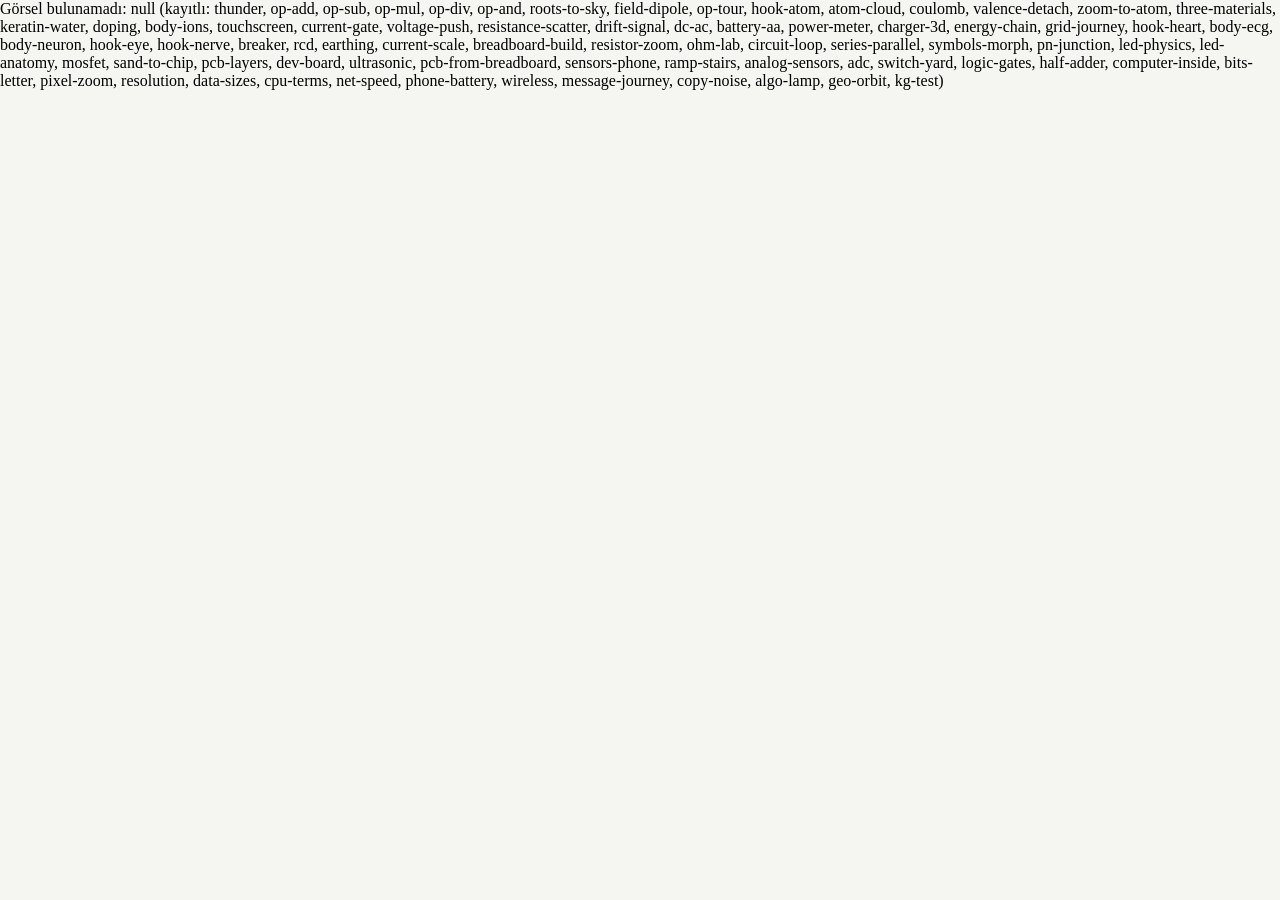
<file: lib/deck/harness.html>
<!doctype html>
<html lang="tr">
<head>
<meta charset="utf-8">
<title>KGViz deneme sahnesi</title>
<link rel="stylesheet" href="../fonts.css">
<style>
  html, body { margin: 0; overflow: hidden; }
  #v { position: relative; }
  #readouts { margin: 0; padding: 6px 8px; font: 12px Consolas, monospace; white-space: pre; color: #15171C; }
</style>
</head>
<body>
<div id="v"></div>
<pre id="readouts"></pre>
<script src="../three.min.js"></script>
<script src="../RoomEnvironment.js"></script>
<script src="kg-viz.js"></script>
<script src="viz-a.js"></script>
<script src="viz-b.js"></script>
<script src="viz-c.js"></script>
<script src="viz-d.js"></script>
<script src="viz-e.js"></script>
<script src="viz-f.js"></script>
<script src="viz-g.js"></script>
<script src="viz-h.js"></script>
<script src="viz-i.js"></script>
<script src="viz-j.js"></script>
<script src="viz-k.js"></script>
<script src="viz-l.js"></script>
<script src="viz-test.js"></script>
<script>
/*
 * Kullanım:
 *   harness.html?viz=ID&w=680&h=420&theme=light|dark|card&t=3.5
 *                &opts={"x":1}&set=voltage:9;mode:forward&read=current,formula&scale=1
 * t verilirse zaman 0'dan t'ye kadar 1/60 sn adımlarla ilerletilir ve yalnızca son kare çizilir.
 * t verilmezse görsel canlı döngüde çalışır.
 */
(function () {
  var q = new URLSearchParams(location.search);
  var name = q.get('viz');
  var w = +q.get('w') || 680, h = +q.get('h') || 420;
  var theme = q.get('theme') || 'light';
  var tParam = q.get('t');
  var opts = q.get('opts') ? JSON.parse(q.get('opts')) : {};
  var scale = +q.get('scale') || 1;
  var bg = { light: KGViz.palette.paper, dark: KGViz.palette.night, card: '#FFFFFF' }[theme] || theme;
  document.body.style.background = bg;
  var el = document.getElementById('v');
  el.style.width = w + 'px';
  el.style.height = h + 'px';
  KGViz.stageScale = scale;

  function parseSets(s) {
    if (!s) return [];
    return s.split(';').filter(Boolean).map(function (pair) {
      var i = pair.indexOf(':');
      var k = pair.slice(0, i), v = pair.slice(i + 1);
      return [k, /^-?\d+(\.\d+)?$/.test(v) ? parseFloat(v) : v];
    });
  }

  function writeReadouts(inst) {
    var keys = (q.get('read') || '').split(',').filter(Boolean);
    if (!keys.length || !inst.read) return;
    document.getElementById('readouts').textContent = keys.map(function (k) { return k + ' = ' + inst.read(k); }).join('\n');
  }

  document.fonts.ready.then(function () {
    var inst = KGViz.create(name, el, opts);
    if (!inst) { document.body.textContent = 'Görsel bulunamadı: ' + name + ' (kayıtlı: ' + KGViz.names().join(', ') + ')'; return; }
    if (inst.reset) inst.reset();
    parseSets(q.get('set')).forEach(function (kv) { if (inst.set) inst.set(kv[0], kv[1]); });
    if (tParam !== null) {
      var T = parseFloat(tParam), dt = 1 / 60, x = 0;
      KGViz.skipRender = true;
      while (x + dt < T) { x += dt; inst.frame(x, dt); }
      KGViz.skipRender = false;
      inst.frame(T, Math.max(0.0001, T - x));
      writeReadouts(inst);
      document.title = 'ready';
      return;
    }
    var start = performance.now(), last = start;
    (function loop(now) {
      var dt = Math.min(0.05, (now - last) / 1000);
      last = now;
      inst.frame((now - start) / 1000, dt);
      writeReadouts(inst);
      requestAnimationFrame(loop);
    })(start);
  });
})();
</script>
</body>
</html>
</file>
<file: lib/fonts.css>
/* IBM Plex Sans + IBM Plex Mono, SIL Open Font License 1.1. Embedded for offline use. */
/* latin-ext */
@font-face {
  font-family: 'IBM Plex Mono';
  font-style: normal;
  font-weight: 400;
  font-display: swap;
  src: url([data-uri]) format('woff2');
  unicode-range: U+0100-02BA, U+02BD-02C5, U+02C7-02CC, U+02CE-02D7, U+02DD-02FF, U+0304, U+0308, U+0329, U+1D00-1DBF, U+1E00-1E9F, U+1EF2-1EFF, U+2020, U+20A0-20AB, U+20AD-20C4, U+2113, U+2C60-2C7F, U+A720-A7FF;
}
/* latin */
@font-face {
  font-family: 'IBM Plex Mono';
  font-style: normal;
  font-weight: 400;
  font-display: swap;
  src: url([data-uri]) format('woff2');
  unicode-range: U+0000-00FF, U+0131, U+0152-0153, U+02BB-02BC, U+02C6, U+02DA, U+02DC, U+0304, U+0308, U+0329, U+2000-206F, U+20AC, U+2122, U+2191, U+2193, U+2212, U+2215, U+FEFF, U+FFFD;
}
/* latin-ext */
@font-face {
  font-family: 'IBM Plex Mono';
  font-style: normal;
  font-weight: 500;
  font-display: swap;
  src: url([data-uri]) format('woff2');
  unicode-range: U+0100-02BA, U+02BD-02C5, U+02C7-02CC, U+02CE-02D7, U+02DD-02FF, U+0304, U+0308, U+0329, U+1D00-1DBF, U+1E00-1E9F, U+1EF2-1EFF, U+2020, U+20A0-20AB, U+20AD-20C4, U+2113, U+2C60-2C7F, U+A720-A7FF;
}
/* latin */
@font-face {
  font-family: 'IBM Plex Mono';
  font-style: normal;
  font-weight: 500;
  font-display: swap;
  src: url([data-uri]) format('woff2');
  unicode-range: U+0000-00FF, U+0131, U+0152-0153, U+02BB-02BC, U+02C6, U+02DA, U+02DC, U+0304, U+0308, U+0329, U+2000-206F, U+20AC, U+2122, U+2191, U+2193, U+2212, U+2215, U+FEFF, U+FFFD;
}
/* latin-ext */
@font-face {
  font-family: 'IBM Plex Sans';
  font-style: normal;
  font-weight: 400 600;
  font-stretch: 100%;
  font-display: swap;
  src: url([data-uri]) format('woff2');
  unicode-range: U+0100-02BA, U+02BD-02C5, U+02C7-02CC, U+02CE-02D7, U+02DD-02FF, U+0304, U+0308, U+0329, U+1D00-1DBF, U+1E00-1E9F, U+1EF2-1EFF, U+2020, U+20A0-20AB, U+20AD-20C4, U+2113, U+2C60-2C7F, U+A720-A7FF;
}
/* latin */
@font-face {
  font-family: 'IBM Plex Sans';
  font-style: normal;
  font-weight: 400 600;
  font-stretch: 100%;
  font-display: swap;
  src: url([data-uri]) format('woff2');
  unicode-range: U+0000-00FF, U+0131, U+0152-0153, U+02BB-02BC, U+02C6, U+02DA, U+02DC, U+0304, U+0308, U+0329, U+2000-206F, U+20AC, U+2122, U+2191, U+2193, U+2212, U+2215, U+FEFF, U+FFFD;
}
</file>
